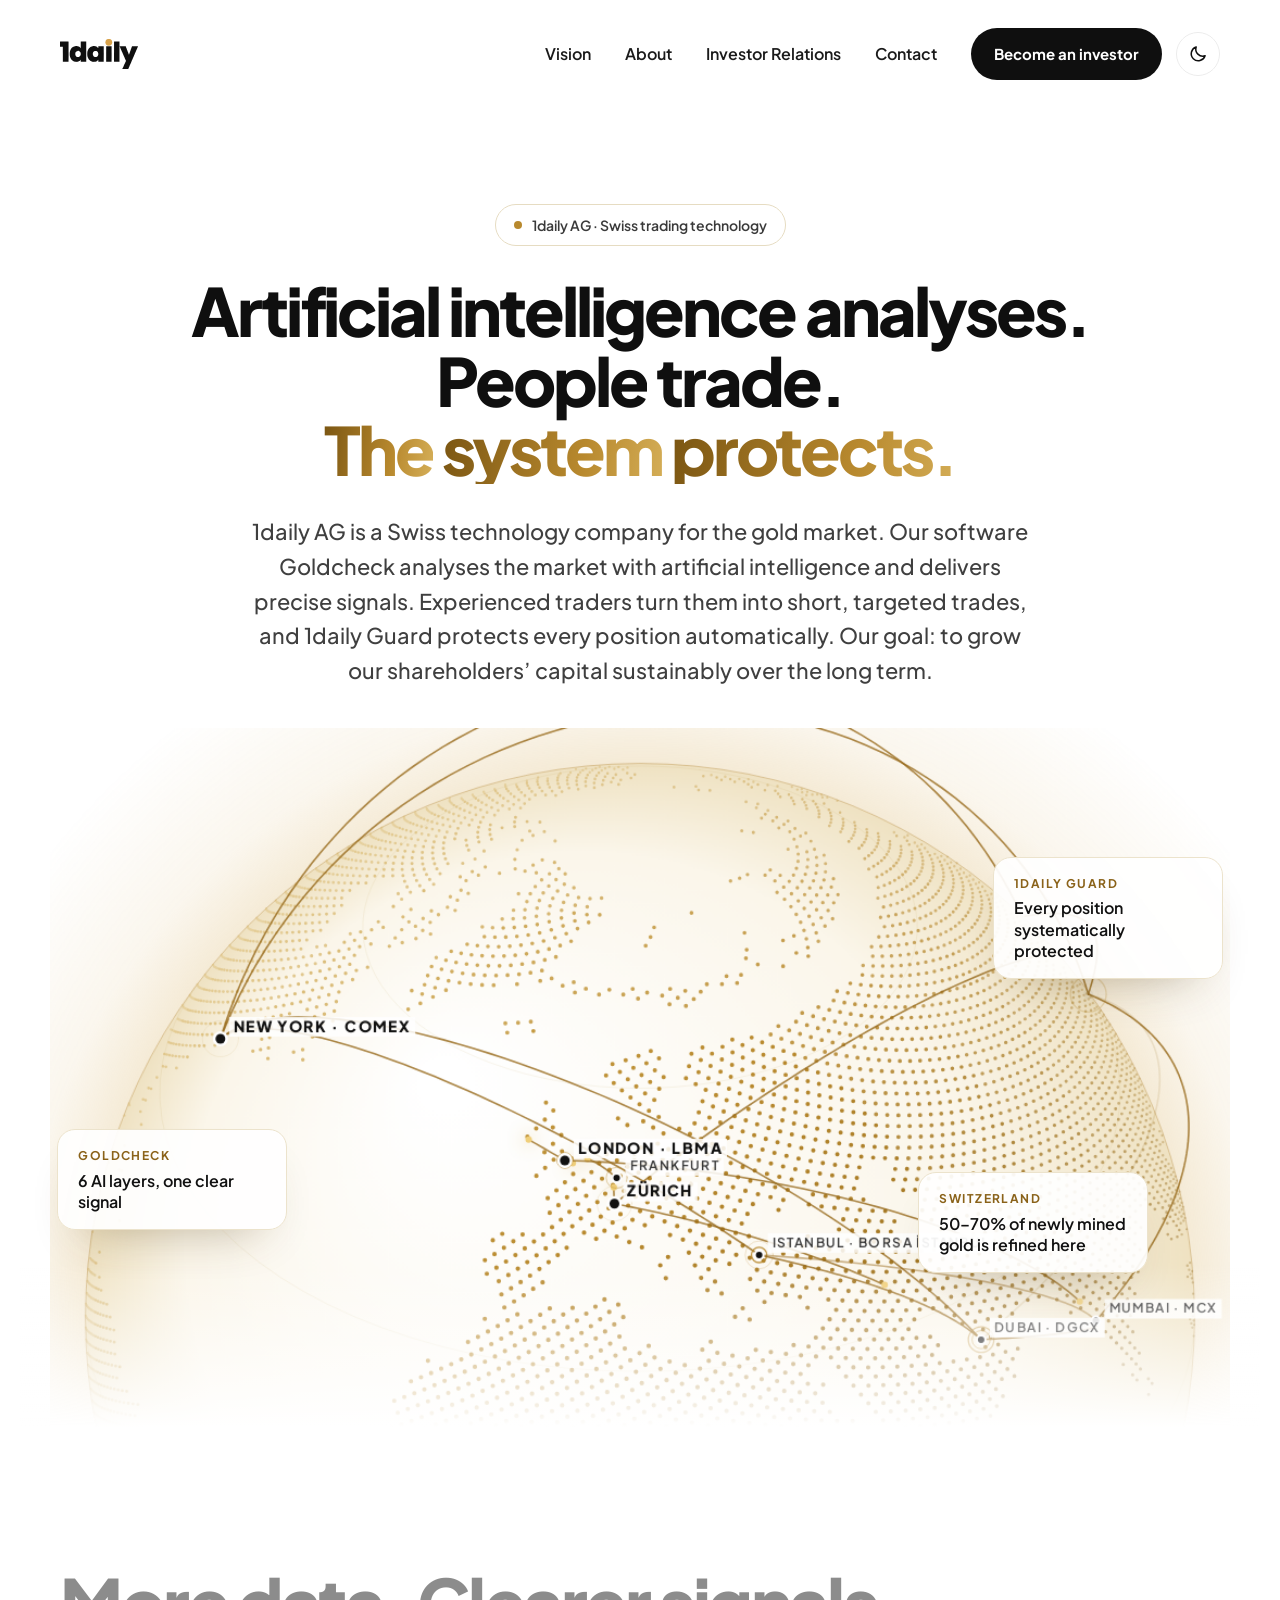
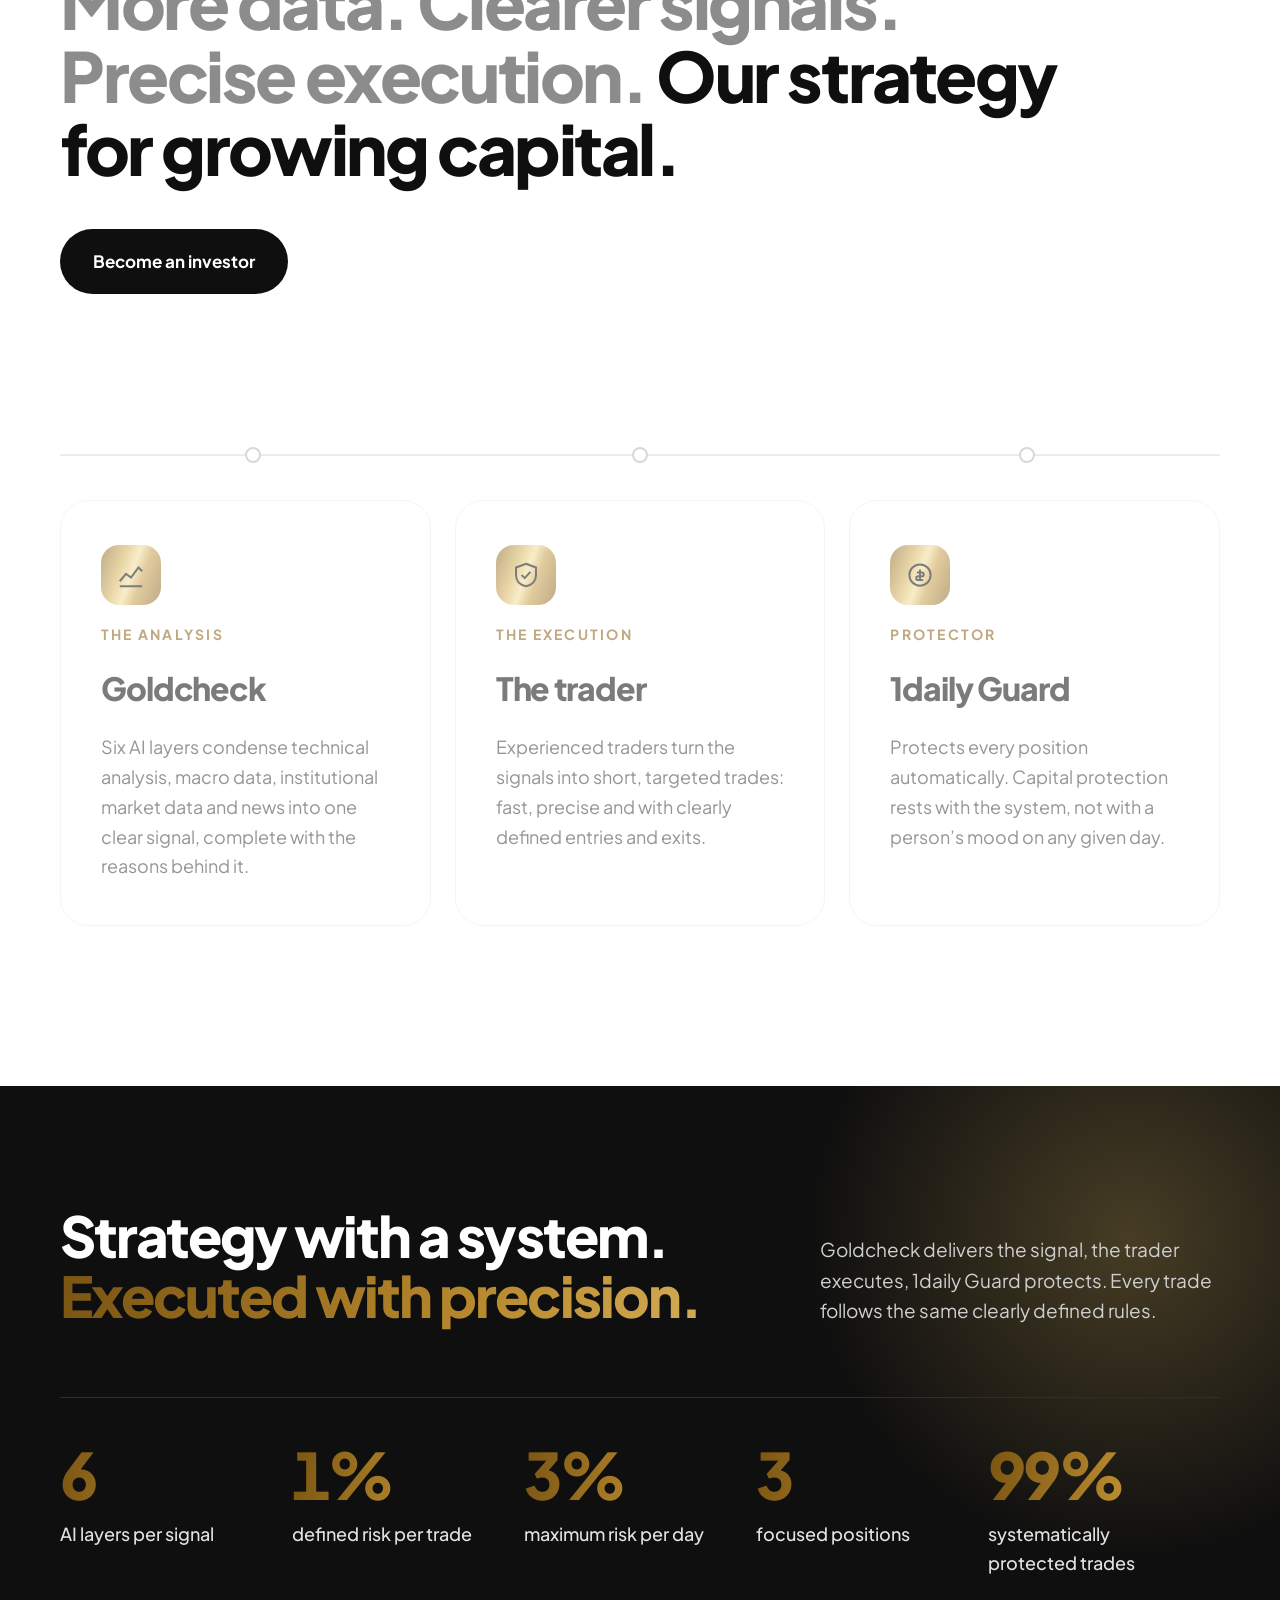
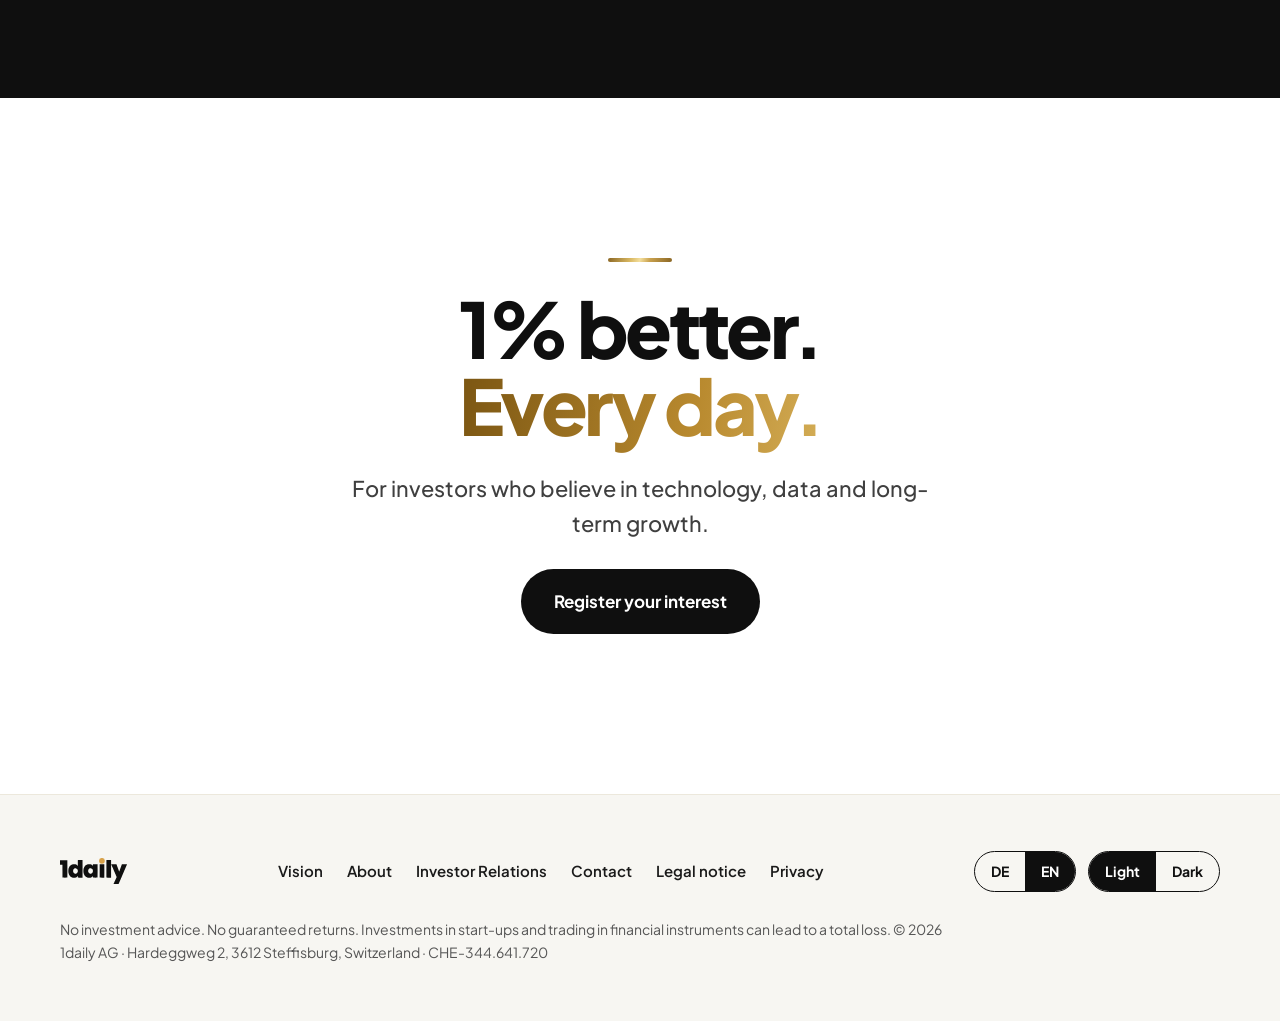
<file: index.html>
<!doctype html>
<html lang="de">
<head>
<meta charset="utf-8">
<meta name="viewport" content="width=device-width, initial-scale=1">
<title>1daily AG | Schweizer Handelstechnologie für den Goldmarkt</title>
<meta name="description" content="Die 1daily AG verbindet künstliche Intelligenz, erfahrene Trader und systematischen Kapitalschutz für langfristiges, nachhaltiges Kapitalwachstum am Goldmarkt.">
<meta property="og:type" content="website">
<meta property="og:title" content="1daily AG | Schweizer Handelstechnologie für den Goldmarkt">
<meta property="og:description" content="Die 1daily AG verbindet künstliche Intelligenz, erfahrene Trader und systematischen Kapitalschutz für langfristiges, nachhaltiges Kapitalwachstum am Goldmarkt.">
<meta property="og:locale" content="de_CH">
<meta property="og:image" content="https://schmid-business-solutions.github.io/1daily-website/assets/img/og-image.jpg">
<meta property="og:image:width" content="1200">
<meta property="og:image:height" content="630">
<meta name="twitter:card" content="summary_large_image">
<meta name="theme-color" content="#FFFFFF">
<link rel="alternate" hreflang="de" href="index.html">
<link rel="alternate" hreflang="en" href="en/index.html">
<link rel="alternate" hreflang="x-default" href="index.html">
<link rel="icon" href="assets/img/favicon.svg" type="image/svg+xml">
<link rel="icon" href="assets/img/favicon-32.png" sizes="32x32" type="image/png">
<link rel="apple-touch-icon" href="assets/img/apple-touch-icon.png">
<link rel="preload" href="assets/fonts/plus-jakarta-sans-latin-800-normal.woff2" as="font" type="font/woff2" crossorigin>
<script>(function(){var d=document.documentElement,s=null;try{var q=new URLSearchParams(location.search).get("theme");if(q==="dark"||q==="light")localStorage.setItem("theme",q);s=localStorage.getItem("theme")}catch(e){}var dark=s?s==="dark":!!(window.matchMedia&&matchMedia("(prefers-color-scheme: dark)").matches);if(dark)d.setAttribute("data-theme","dark")})();</script>
<link rel="stylesheet" href="assets/css/style.css?v=13">
<link rel="stylesheet" href="assets/css/dark.css?v=2">
<script>
/* Spracherkennung: Deutsch ist Standard; ohne Deutsch im Browser → Englisch. Manuelle Wahl hat Vorrang. */
(function(){try{if(/bot|crawl|spider|slurp|lighthouse/i.test(navigator.userAgent))return;var cur=document.documentElement.lang,s=localStorage.getItem('lang'),want=s;
if(!want){var l=(navigator.languages&&navigator.languages.length?navigator.languages:[navigator.language||'']).map(function(x){return(x||'').toLowerCase()});
want=cur==='de'?(l.some(function(x){return x.indexOf('de')===0})?'de':'en'):((l[0]||'').indexOf('de')===0?'de':'en');}
if(want!==cur){var alt=document.querySelector('link[rel=alternate][hreflang='+want+']');if(alt)location.replace(alt.getAttribute('href'));}}catch(e){}})();
</script>
</head>
<body>
<a class="skip" href="#main">Zum Inhalt springen</a>
<header class="site-header"><div class="wrap">
<a class="wordmark" href="index.html" aria-label="1daily AG, zur Startseite"><img class="logo logo-l" src="assets/img/logo-1daily.svg" alt="" width="78" height="30"><img class="logo logo-d" src="assets/img/logo-1daily-white.svg" alt="" width="78" height="30"></a>
<div class="hdr-right"><nav class="nav" aria-label="Hauptnavigation"><a class="nl" href="vision.html">Vision</a><a class="nl" href="ueber-uns.html">Über uns</a><a class="nl" href="investor-relations.html">Investoren</a><a class="nl" href="kontakt.html">Kontakt</a><a class="btn btn-dark btn-sm" href="investor-relations.html#form">Investor werden</a></nav>
<button class="theme-toggle" type="button" data-theme-toggle aria-label="Farbschema wechseln" title="Farbschema wechseln"><svg class="ic-moon" width="20" height="20" viewBox="0 0 24 24" fill="none" stroke="currentColor" stroke-width="1.8" stroke-linecap="round" stroke-linejoin="round" aria-hidden="true"><path d="M20.5 14.2A8.5 8.5 0 0 1 9.8 3.5a8.5 8.5 0 1 0 10.7 10.7z"/></svg><svg class="ic-sun" width="20" height="20" viewBox="0 0 24 24" fill="none" stroke="currentColor" stroke-width="1.8" stroke-linecap="round" aria-hidden="true"><circle cx="12" cy="12" r="4.2"/><path d="M12 2.5v2.2M12 19.3v2.2M4.6 4.6l1.6 1.6M17.8 17.8l1.6 1.6M2.5 12h2.2M19.3 12h2.2M4.6 19.4l1.6-1.6M17.8 6.2l1.6-1.6"/></svg></button><button class="burger" type="button" data-menu="open" aria-label="Menü öffnen" aria-expanded="false" aria-controls="mmenu"><svg width="28" height="28" viewBox="0 0 28 28" fill="none" stroke-width="2.2" stroke-linecap="round" aria-hidden="true"><defs><linearGradient id="bgold" x1="0" y1="0" x2="1" y2="0"><stop offset="0" stop-color="#8A6624"/><stop offset=".55" stop-color="#D9B862"/><stop offset="1" stop-color="#B8892E"/></linearGradient></defs><path stroke="url(#bgold)" d="M4 8h20M10 14h14M16 20h8"/></svg></button></div>
</div></header>
<div class="mmenu" id="mmenu" role="dialog" aria-modal="true" aria-label="Menü">
<div class="mmenu-top"><a class="wordmark" href="index.html" aria-label="1daily AG, zur Startseite"><img class="logo logo-l" src="assets/img/logo-1daily.svg" alt="" width="78" height="30"><img class="logo logo-d" src="assets/img/logo-1daily-white.svg" alt="" width="78" height="30"></a><button class="burger close" style="display:inline-flex" type="button" data-menu="close" aria-label="Menü schliessen"><svg width="22" height="22" viewBox="0 0 24 24" fill="none" stroke="#0F0F0F" stroke-width="2" stroke-linecap="round" aria-hidden="true"><path d="M6 6l12 12M18 6L6 18"/></svg></button></div>
<nav aria-label="Mobile Navigation"><a href="vision.html">Vision<svg width="22" height="22" viewBox="0 0 24 24" fill="none" stroke="#8A6219" stroke-width="2" aria-hidden="true"><path d="M5 12h14M13 6l6 6-6 6"/></svg></a><a href="ueber-uns.html">Über uns<svg width="22" height="22" viewBox="0 0 24 24" fill="none" stroke="#8A6219" stroke-width="2" aria-hidden="true"><path d="M5 12h14M13 6l6 6-6 6"/></svg></a><a href="investor-relations.html">Investoren<svg width="22" height="22" viewBox="0 0 24 24" fill="none" stroke="#8A6219" stroke-width="2" aria-hidden="true"><path d="M5 12h14M13 6l6 6-6 6"/></svg></a><a href="kontakt.html">Kontakt<svg width="22" height="22" viewBox="0 0 24 24" fill="none" stroke="#8A6219" stroke-width="2" aria-hidden="true"><path d="M5 12h14M13 6l6 6-6 6"/></svg></a></nav>
<div class="mmenu-bottom"><a class="btn btn-gold" href="investor-relations.html#form">Investor werden</a>
<div class="lang" style="align-self:center" aria-label="Sprache"><a href="index.html" data-lang="de" hreflang="de" lang="de" aria-current="true">Deutsch</a><a href="en/index.html" data-lang="en" hreflang="en" lang="en">English</a></div>
<small>1daily AG · Steffisburg, Schweiz</small></div>
</div>
<main id="main">

<section class="hero">
<div class="pill up"><span class="dot blink"></span>1daily AG · Schweizer Handelstechnologie</div>
<h1 class="h-xl up u1">Die künstliche Intelligenz analysiert.<br>Der Mensch handelt.<br><span class="gold">Das System schützt.</span></h1>
<div class="up u2" style="display:flex;flex-direction:column;align-items:center;gap:8px">
<p class="lead" id="hero-lead">Die 1daily AG ist ein Schweizer Technologieunternehmen für den Goldmarkt. Unsere Software Goldcheck analysiert den Markt mit künstlicher Intelligenz und liefert präzise Signale. Erfahrene Trader setzen sie in kurzen, gezielten Trades um, und 1daily&nbsp;Guard sichert jede Position automatisch ab. Unser Ziel: das Kapital unserer Aktionärinnen und Aktionäre langfristig und nachhaltig wachsen zu lassen.</p>
<button class="more" type="button" data-more="hero-lead" aria-expanded="false" aria-controls="hero-lead"></button></div>
</section>
<section class="globe-stage zoom" aria-label="Globus der wichtigsten Goldhandelsplätze">
<div class="globe-box"><canvas id="globe" data-cfg='{"lon0":6,"tilt":0.62,"scale":0.47,"speed":0.00005,"period":7600,"labels":true}' role="img" aria-label="Rotierender Globus mit goldenen Verbindungen zwischen den wichtigsten Goldhandelsplätzen: London (LBMA), Zürich, Frankfurt, COMEX New York, SHFE Shanghai, JPX Osaka, MCX Mumbai, DGCX Dubai und Borsa İstanbul."></canvas></div>
<div class="globe-fade"></div>
<div class="chip float f1" style="left:3%;top:56%"><b>Goldcheck</b><span>6 KI-Ebenen, ein klares Signal</span></div>
<div class="chip float f2" style="right:3%;top:18%"><b>1daily&nbsp;Guard</b><span>Jede Position systematisch abgesichert</span></div>
<div class="chip float f3" style="right:9%;top:62%"><b>Schweiz</b><span>50–70 % des neuen Goldes werden hier raffiniert</span></div>
</section>
<section class="wrap statement"><h2 class="reveal"><span class="muted">Mehr Daten. Klarere Signale. Präzise Umsetzung.</span> Unsere Strategie für wachsendes Kapital.</h2>
<div class="reveal" style="margin-top:44px"><a class="btn btn-dark" href="investor-relations.html#form">Investor werden</a></div></section>
<section class="wrap" style="padding-bottom:160px"><div class="grid g3" data-flow><article class="card reveal"><div class="icon"><svg width="30" height="30" viewBox="0 0 24 24" fill="none" stroke="#111" stroke-width="1.6" aria-hidden="true"><path d="M3 17l5-6 4 3 6-8 3 3"/><path d="M3 21h18"/></svg></div><div class="eyebrow">Die Analyse</div><h3>Goldcheck</h3><p>Sechs KI-Ebenen verdichten Technik, Makrodaten, institutionelle Marktdaten und News zu einem klaren, begründeten Signal.</p></article><article class="card reveal"><div class="icon"><svg width="30" height="30" viewBox="0 0 24 24" fill="none" stroke="#111" stroke-width="1.6" aria-hidden="true"><path d="M12 3l8 3v6c0 5-3.5 8-8 9-4.5-1-8-4-8-9V6z"/><path d="M8.5 12l2.5 2.5 4.5-5"/></svg></div><div class="eyebrow">Der Handel</div><h3>Der Trader</h3><p>Erfahrene Trader setzen die Signale in kurzen, gezielten Trades um: schnell, präzise und mit klar definiertem Ein- und Ausstieg.</p></article><article class="card reveal"><div class="icon"><svg width="30" height="30" viewBox="0 0 24 24" fill="none" stroke="#111" stroke-width="1.6" aria-hidden="true"><circle cx="12" cy="12" r="8.5"/><path d="M12 7.5v9M9.5 10h4a1.5 1.5 0 010 3h-3a1.5 1.5 0 000 3h4"/></svg></div><div class="eyebrow">Protector</div><h3>1daily&nbsp;Guard</h3><p>Sichert jede Position automatisch ab. Der Kapitalschutz liegt beim System, nicht bei der Tagesform eines Menschen.</p></article></div></section>
<section class="dark"><div class="glow"></div><div class="wrap sec" style="position:relative;display:flex;flex-direction:column;gap:72px">
<div class="reveal" style="display:flex;flex-wrap:wrap;justify-content:space-between;align-items:flex-end;gap:28px">
<h2 class="h-l">Strategie mit System.<br><span class="gold">Präzise umgesetzt.</span></h2>
<p style="font-size:19px;max-width:400px">Goldcheck liefert das Signal, der Trader setzt es um, 1daily&nbsp;Guard sichert ab. Jeder Trade folgt denselben, klar definierten Regeln.</p></div>
<div class="rules"><div class="reveal"><div class="big gold">6</div><span>KI-Ebenen pro Signal</span></div><div class="reveal"><div class="big gold">1 %</div><span>definiertes Risiko pro Trade</span></div><div class="reveal"><div class="big gold">3 %</div><span>maximales Risiko pro Tag</span></div><div class="reveal"><div class="big gold">3</div><span>fokussierte Positionen</span></div><div class="reveal"><div class="big gold">100 %</div><span>systematisch abgesicherte Trades</span></div></div></div></section>
<section class="wrap sec center" style="padding-top:160px;padding-bottom:160px">
<div class="bar reveal"></div>
<h2 class="reveal" style="font-size:clamp(44px,6vw,84px);line-height:1;letter-spacing:-.045em">1 % besser.<br><span class="gold">Jeden Tag.</span></h2>
<p class="reveal lead" style="max-width:600px">Für Investoren, die an Technologie, Daten und langfristiges Wachstum glauben.</p>
<a class="btn btn-dark reveal" href="investor-relations.html#form">Interesse anmelden</a>
</section>
</main>
<footer class="site-footer"><div class="wrap">
<div class="foot-top"><a class="wordmark" href="index.html" aria-label="1daily AG, zur Startseite"><img class="logo logo-l" src="assets/img/logo-1daily.svg" alt="" width="78" height="30"><img class="logo logo-d" src="assets/img/logo-1daily-white.svg" alt="" width="78" height="30"></a>
<nav class="foot-nav" aria-label="Fusszeile"><a href="vision.html">Vision</a><a href="ueber-uns.html">Über uns</a><a href="investor-relations.html">Investoren</a><a href="kontakt.html">Kontakt</a><a href="kontakt.html#impressum">Impressum</a><a href="datenschutz.html">Datenschutz</a></nav>
<div class="foot-switch"><div class="lang" role="group" aria-label="Sprache wählen"><a href="index.html" data-lang="de" hreflang="de" lang="de" aria-current="true">DE</a><a href="en/index.html" data-lang="en" hreflang="en" lang="en">EN</a></div><div class="lang theme-seg" role="group" aria-label="Farbschema"><button type="button" data-theme-set="light">Hell</button><button type="button" data-theme-set="dark">Dunkel</button></div></div></div>
<p class="foot-legal">Keine Anlageberatung. Keine Renditegarantie. Investitionen in Jungunternehmen und der Handel mit Finanzinstrumenten können zum Totalverlust führen. © 2026 1daily AG · Hardeggweg 2, 3612 Steffisburg, Schweiz · CHE-344.641.720</p>
</div></footer>
<script src="assets/js/config.js?v=5"></script>
<script src="assets/js/globe.js?v=9"></script>
<script src="assets/js/anim.js?v=4"></script>
<script src="assets/js/main.js?v=10"></script>
</body>
</html>
</file>
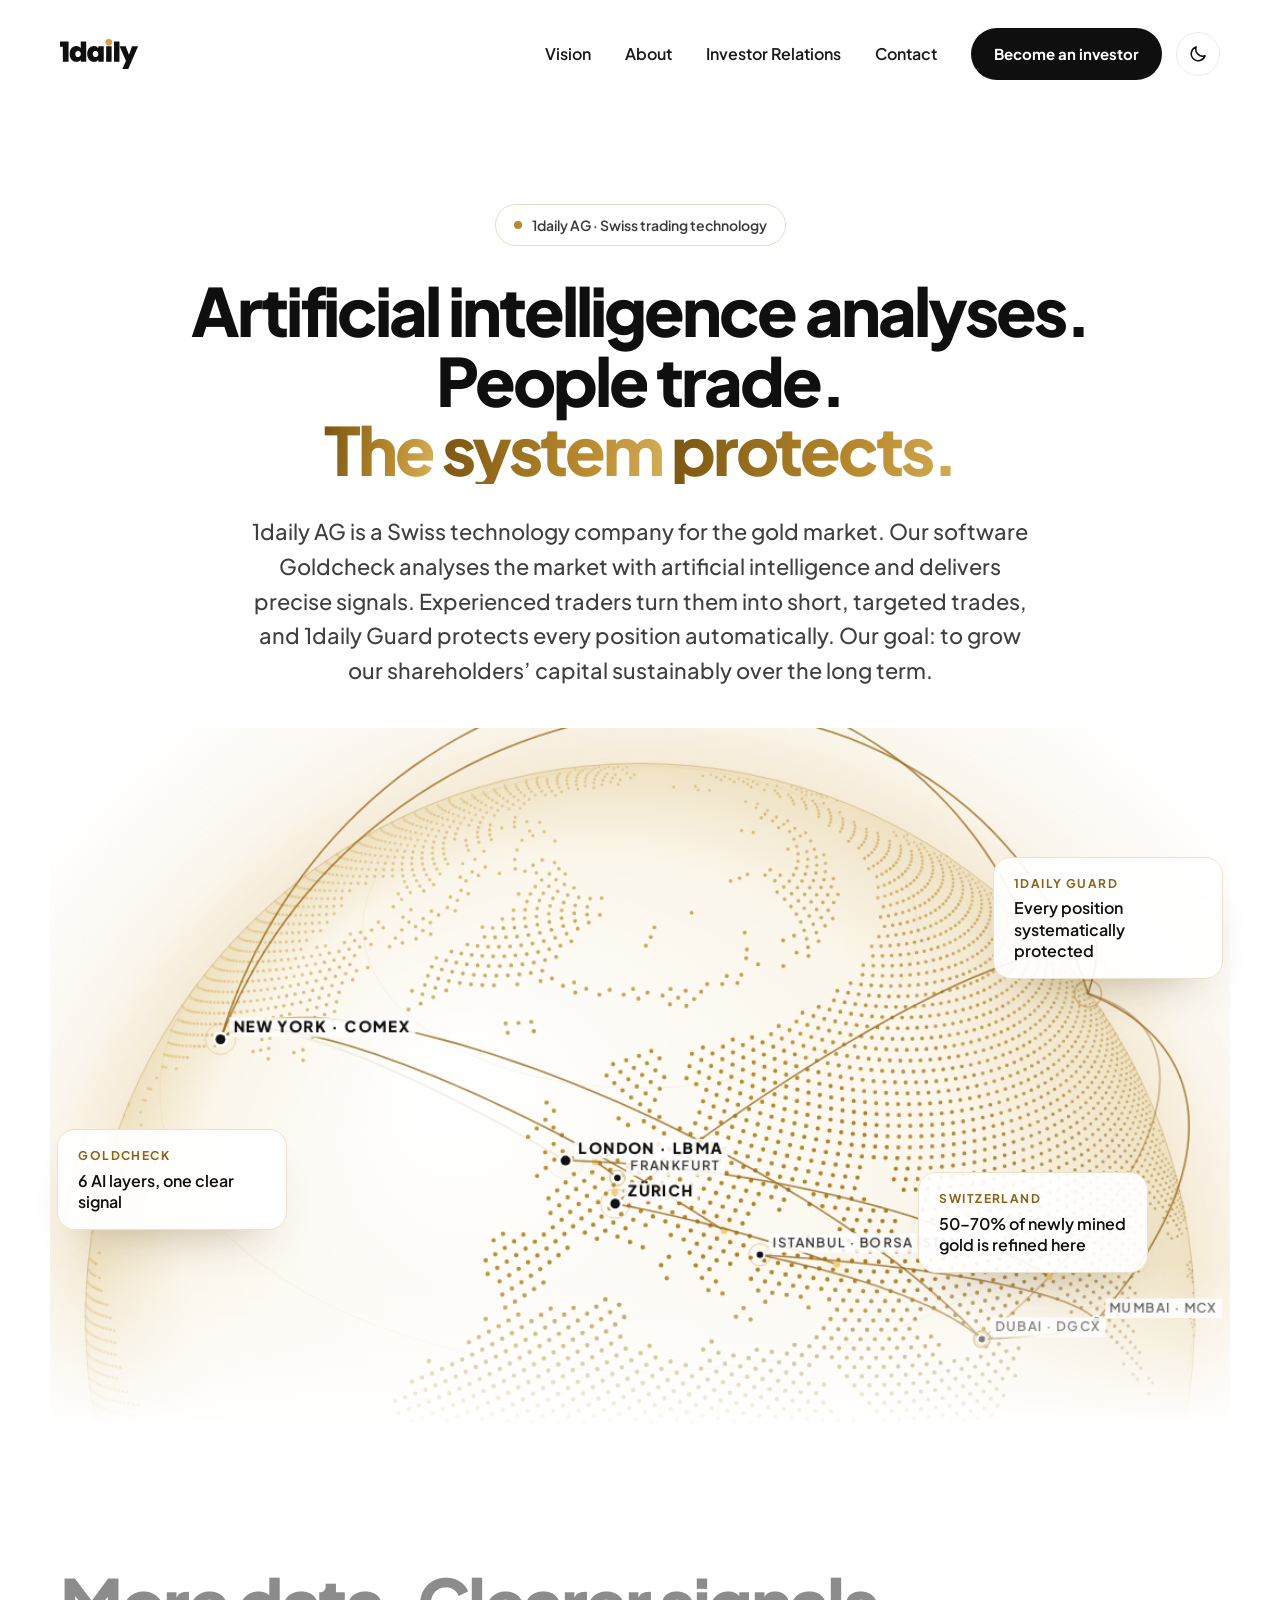
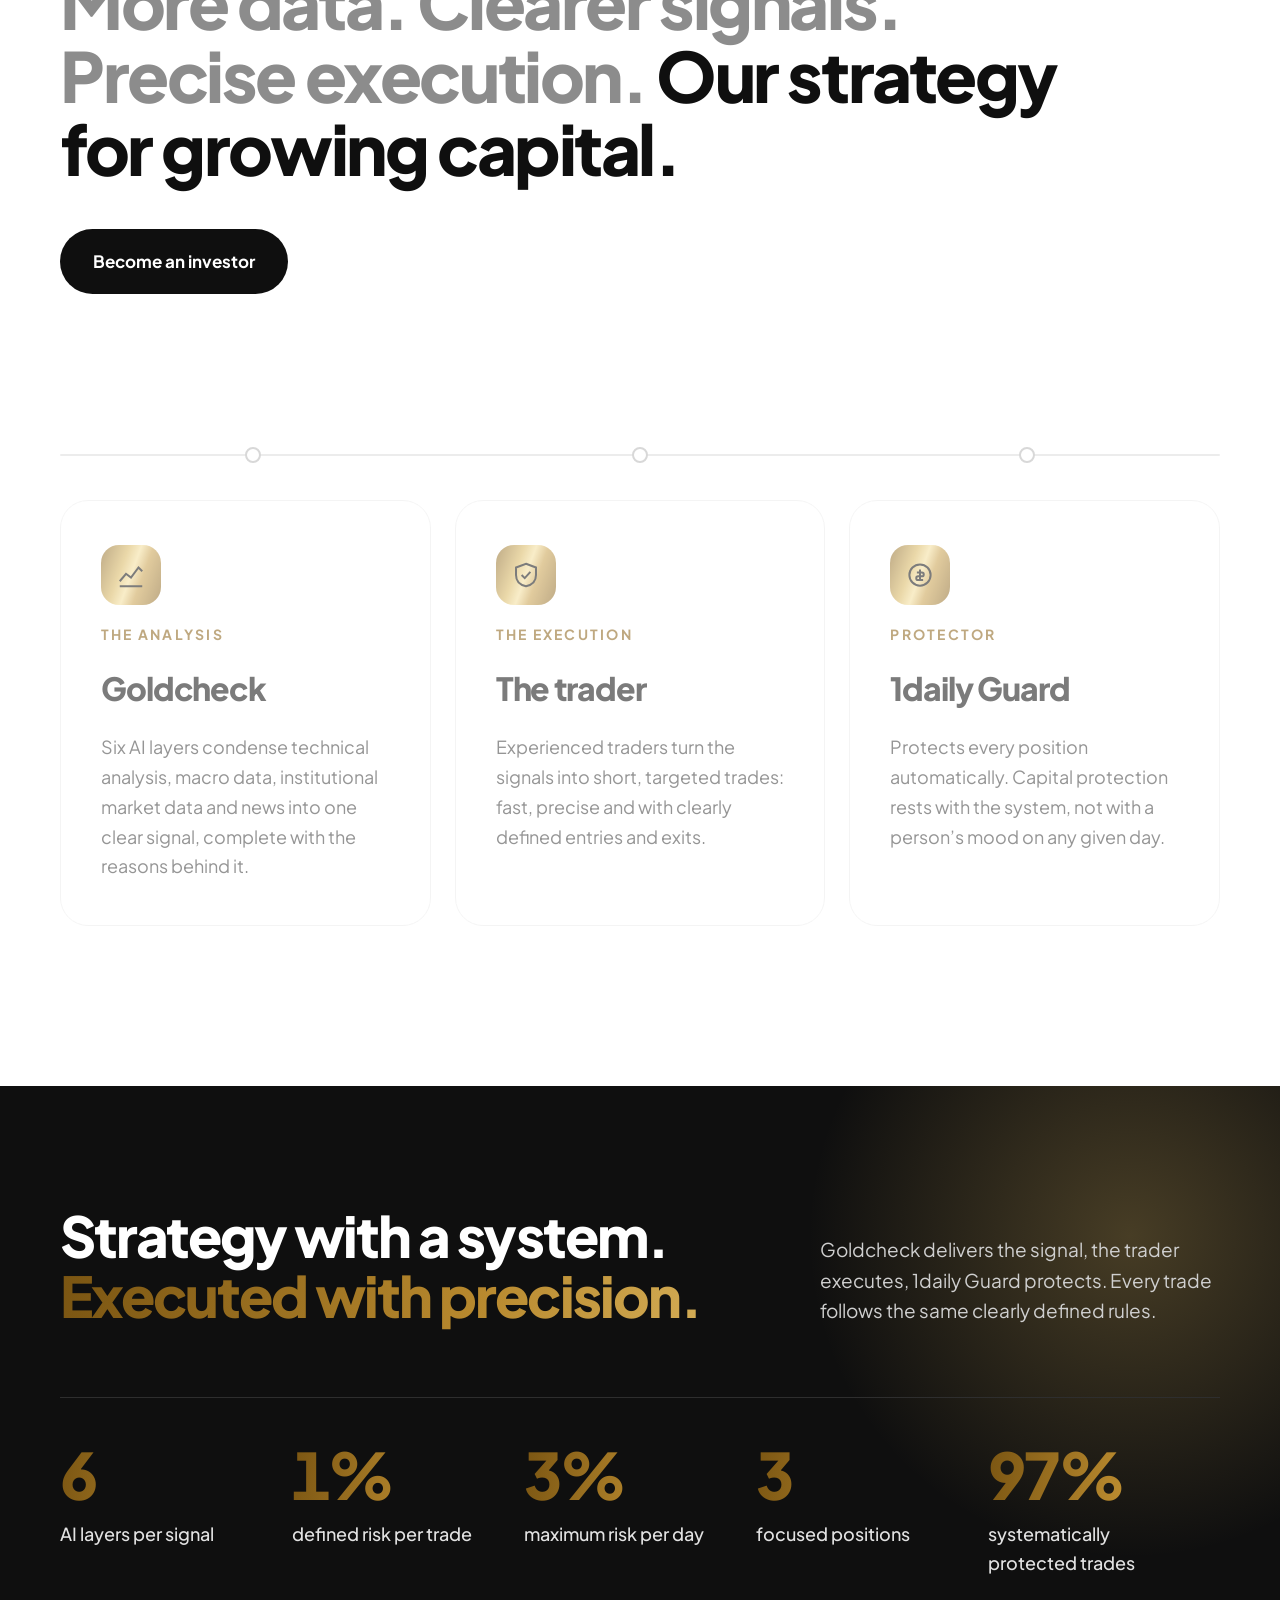
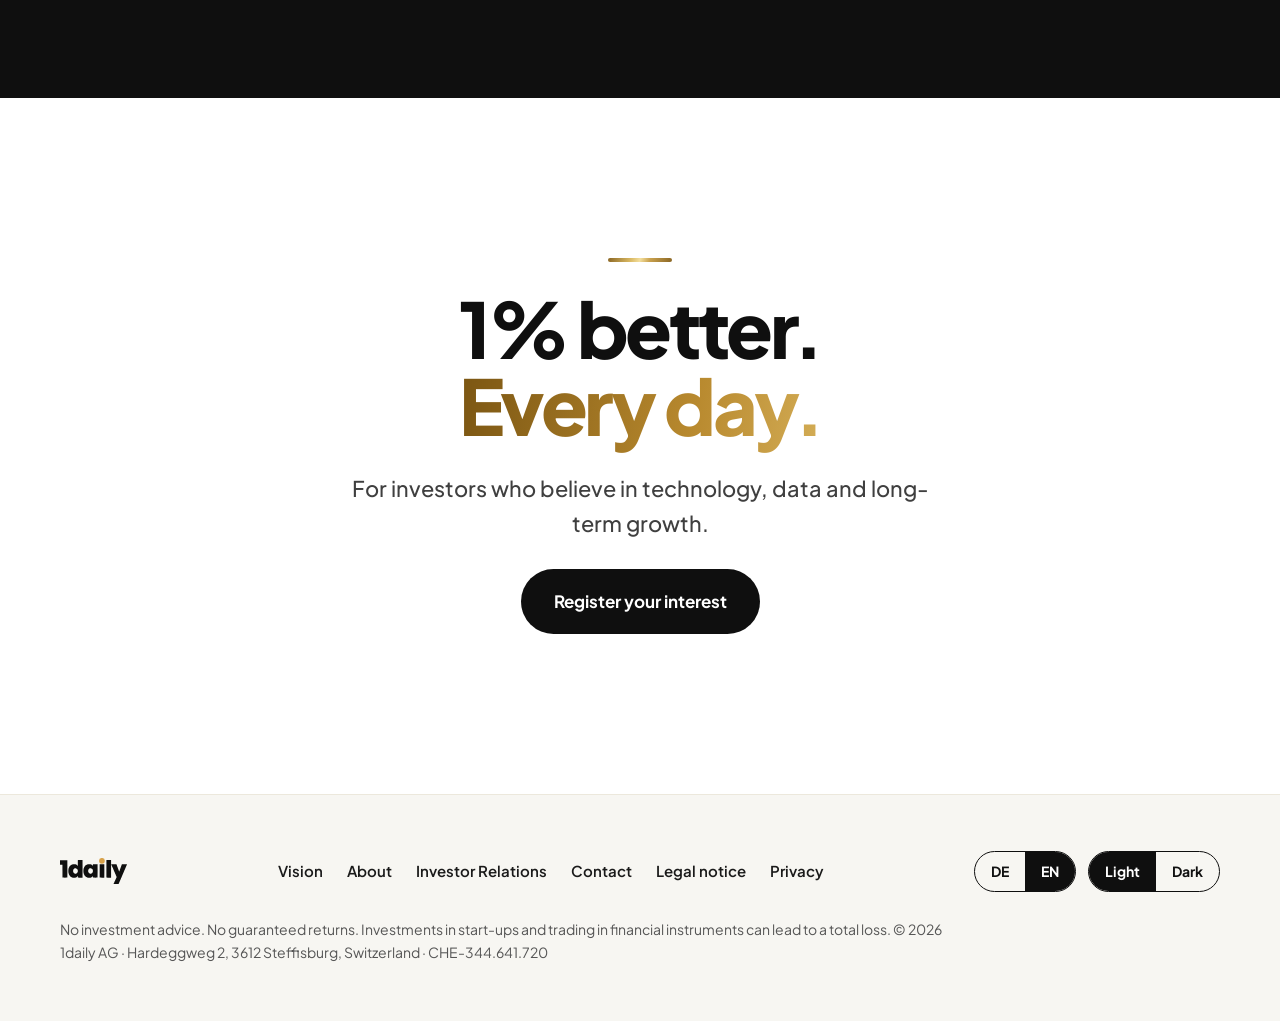
<file: en/index.html>
<!doctype html>
<html lang="en">
<head>
<meta charset="utf-8">
<meta name="viewport" content="width=device-width, initial-scale=1">
<title>1daily AG | Swiss trading technology for the gold market</title>
<meta name="description" content="1daily AG combines artificial intelligence, experienced traders and systematic capital protection for long-term, sustainable capital growth in the gold market.">
<meta property="og:type" content="website">
<meta property="og:title" content="1daily AG | Swiss trading technology for the gold market">
<meta property="og:description" content="1daily AG combines artificial intelligence, experienced traders and systematic capital protection for long-term, sustainable capital growth in the gold market.">
<meta property="og:locale" content="en_GB">
<meta property="og:image" content="https://schmid-business-solutions.github.io/1daily-website/assets/img/og-image.jpg">
<meta property="og:image:width" content="1200">
<meta property="og:image:height" content="630">
<meta name="twitter:card" content="summary_large_image">
<meta name="theme-color" content="#FFFFFF">
<link rel="alternate" hreflang="de" href="../index.html">
<link rel="alternate" hreflang="en" href="index.html">
<link rel="alternate" hreflang="x-default" href="../index.html">
<link rel="icon" href="../assets/img/favicon.svg" type="image/svg+xml">
<link rel="icon" href="../assets/img/favicon-32.png" sizes="32x32" type="image/png">
<link rel="apple-touch-icon" href="../assets/img/apple-touch-icon.png">
<link rel="preload" href="../assets/fonts/plus-jakarta-sans-latin-800-normal.woff2" as="font" type="font/woff2" crossorigin>
<script>(function(){var d=document.documentElement,s=null;try{var q=new URLSearchParams(location.search).get("theme");if(q==="dark"||q==="light")localStorage.setItem("theme",q);s=localStorage.getItem("theme")}catch(e){}var dark=s?s==="dark":!!(window.matchMedia&&matchMedia("(prefers-color-scheme: dark)").matches);if(dark)d.setAttribute("data-theme","dark")})();</script>
<link rel="stylesheet" href="../assets/css/style.css?v=13">
<link rel="stylesheet" href="../assets/css/dark.css?v=2">
<script>
/* Spracherkennung: Deutsch ist Standard; ohne Deutsch im Browser → Englisch. Manuelle Wahl hat Vorrang. */
(function(){try{if(/bot|crawl|spider|slurp|lighthouse/i.test(navigator.userAgent))return;var cur=document.documentElement.lang,s=localStorage.getItem('lang'),want=s;
if(!want){var l=(navigator.languages&&navigator.languages.length?navigator.languages:[navigator.language||'']).map(function(x){return(x||'').toLowerCase()});
want=cur==='de'?(l.some(function(x){return x.indexOf('de')===0})?'de':'en'):((l[0]||'').indexOf('de')===0?'de':'en');}
if(want!==cur){var alt=document.querySelector('link[rel=alternate][hreflang='+want+']');if(alt)location.replace(alt.getAttribute('href'));}}catch(e){}})();
</script>
</head>
<body>
<a class="skip" href="#main">Skip to content</a>
<header class="site-header"><div class="wrap">
<a class="wordmark" href="index.html" aria-label="1daily AG, home"><img class="logo logo-l" src="../assets/img/logo-1daily.svg" alt="" width="78" height="30"><img class="logo logo-d" src="../assets/img/logo-1daily-white.svg" alt="" width="78" height="30"></a>
<div class="hdr-right"><nav class="nav" aria-label="Main navigation"><a class="nl" href="vision.html">Vision</a><a class="nl" href="about.html">About</a><a class="nl" href="investor-relations.html">Investor Relations</a><a class="nl" href="contact.html">Contact</a><a class="btn btn-dark btn-sm" href="investor-relations.html#form">Become an investor</a></nav>
<button class="theme-toggle" type="button" data-theme-toggle aria-label="Switch colour scheme" title="Switch colour scheme"><svg class="ic-moon" width="20" height="20" viewBox="0 0 24 24" fill="none" stroke="currentColor" stroke-width="1.8" stroke-linecap="round" stroke-linejoin="round" aria-hidden="true"><path d="M20.5 14.2A8.5 8.5 0 0 1 9.8 3.5a8.5 8.5 0 1 0 10.7 10.7z"/></svg><svg class="ic-sun" width="20" height="20" viewBox="0 0 24 24" fill="none" stroke="currentColor" stroke-width="1.8" stroke-linecap="round" aria-hidden="true"><circle cx="12" cy="12" r="4.2"/><path d="M12 2.5v2.2M12 19.3v2.2M4.6 4.6l1.6 1.6M17.8 17.8l1.6 1.6M2.5 12h2.2M19.3 12h2.2M4.6 19.4l1.6-1.6M17.8 6.2l1.6-1.6"/></svg></button><button class="burger" type="button" data-menu="open" aria-label="Open menu" aria-expanded="false" aria-controls="mmenu"><svg width="28" height="28" viewBox="0 0 28 28" fill="none" stroke-width="2.2" stroke-linecap="round" aria-hidden="true"><defs><linearGradient id="bgold" x1="0" y1="0" x2="1" y2="0"><stop offset="0" stop-color="#8A6624"/><stop offset=".55" stop-color="#D9B862"/><stop offset="1" stop-color="#B8892E"/></linearGradient></defs><path stroke="url(#bgold)" d="M4 8h20M10 14h14M16 20h8"/></svg></button></div>
</div></header>
<div class="mmenu" id="mmenu" role="dialog" aria-modal="true" aria-label="Menu">
<div class="mmenu-top"><a class="wordmark" href="index.html" aria-label="1daily AG, home"><img class="logo logo-l" src="../assets/img/logo-1daily.svg" alt="" width="78" height="30"><img class="logo logo-d" src="../assets/img/logo-1daily-white.svg" alt="" width="78" height="30"></a><button class="burger close" style="display:inline-flex" type="button" data-menu="close" aria-label="Close menu"><svg width="22" height="22" viewBox="0 0 24 24" fill="none" stroke="#0F0F0F" stroke-width="2" stroke-linecap="round" aria-hidden="true"><path d="M6 6l12 12M18 6L6 18"/></svg></button></div>
<nav aria-label="Mobile navigation"><a href="vision.html">Vision<svg width="22" height="22" viewBox="0 0 24 24" fill="none" stroke="#8A6219" stroke-width="2" aria-hidden="true"><path d="M5 12h14M13 6l6 6-6 6"/></svg></a><a href="about.html">About<svg width="22" height="22" viewBox="0 0 24 24" fill="none" stroke="#8A6219" stroke-width="2" aria-hidden="true"><path d="M5 12h14M13 6l6 6-6 6"/></svg></a><a href="investor-relations.html">Investor Relations<svg width="22" height="22" viewBox="0 0 24 24" fill="none" stroke="#8A6219" stroke-width="2" aria-hidden="true"><path d="M5 12h14M13 6l6 6-6 6"/></svg></a><a href="contact.html">Contact<svg width="22" height="22" viewBox="0 0 24 24" fill="none" stroke="#8A6219" stroke-width="2" aria-hidden="true"><path d="M5 12h14M13 6l6 6-6 6"/></svg></a></nav>
<div class="mmenu-bottom"><a class="btn btn-gold" href="investor-relations.html#form">Become an investor</a>
<div class="lang" style="align-self:center" aria-label="Language"><a href="../index.html" data-lang="de" hreflang="de" lang="de">Deutsch</a><a href="index.html" data-lang="en" hreflang="en" lang="en" aria-current="true">English</a></div>
<small>1daily AG · Steffisburg, Switzerland</small></div>
</div>
<main id="main">

<section class="hero">
<div class="pill up"><span class="dot blink"></span>1daily AG · Swiss trading technology</div>
<h1 class="h-xl up u1">Artificial intelligence analyses.<br>People trade.<br><span class="gold">The system protects.</span></h1>
<div class="up u2" style="display:flex;flex-direction:column;align-items:center;gap:8px">
<p class="lead" id="hero-lead">1daily AG is a Swiss technology company for the gold market. Our software Goldcheck analyses the market with artificial intelligence and delivers precise signals. Experienced traders turn them into short, targeted trades, and 1daily&nbsp;Guard protects every position automatically. Our goal: to grow our shareholders’ capital sustainably over the long term.</p>
<button class="more" type="button" data-more="hero-lead" aria-expanded="false" aria-controls="hero-lead"></button></div>
</section>
<section class="globe-stage zoom" aria-label="Globe of the leading gold trading hubs">
<div class="globe-box"><canvas id="globe" data-cfg='{"lon0":6,"tilt":0.62,"scale":0.47,"speed":0.00005,"period":7600,"labels":true}' role="img" aria-label="Rotating globe with golden links between the leading gold trading hubs: London (LBMA), Zurich, Frankfurt, COMEX New York, SHFE Shanghai, JPX Osaka, MCX Mumbai, DGCX Dubai and Borsa İstanbul."></canvas></div>
<div class="globe-fade"></div>
<div class="chip float f1" style="left:3%;top:56%"><b>Goldcheck</b><span>6 AI layers, one clear signal</span></div>
<div class="chip float f2" style="right:3%;top:18%"><b>1daily&nbsp;Guard</b><span>Every position systematically protected</span></div>
<div class="chip float f3" style="right:9%;top:62%"><b>Switzerland</b><span>50–70% of newly mined gold is refined here</span></div>
</section>
<section class="wrap statement"><h2 class="reveal"><span class="muted">More data. Clearer signals. Precise execution.</span> Our strategy for growing capital.</h2>
<div class="reveal" style="margin-top:44px"><a class="btn btn-dark" href="investor-relations.html#form">Become an investor</a></div></section>
<section class="wrap" style="padding-bottom:160px"><div class="grid g3" data-flow><article class="card reveal"><div class="icon"><svg width="30" height="30" viewBox="0 0 24 24" fill="none" stroke="#111" stroke-width="1.6" aria-hidden="true"><path d="M3 17l5-6 4 3 6-8 3 3"/><path d="M3 21h18"/></svg></div><div class="eyebrow">The analysis</div><h3>Goldcheck</h3><p>Six AI layers condense technical analysis, macro data, institutional market data and news into one clear signal, complete with the reasons behind it.</p></article><article class="card reveal"><div class="icon"><svg width="30" height="30" viewBox="0 0 24 24" fill="none" stroke="#111" stroke-width="1.6" aria-hidden="true"><path d="M12 3l8 3v6c0 5-3.5 8-8 9-4.5-1-8-4-8-9V6z"/><path d="M8.5 12l2.5 2.5 4.5-5"/></svg></div><div class="eyebrow">The execution</div><h3>The trader</h3><p>Experienced traders turn the signals into short, targeted trades: fast, precise and with clearly defined entries and exits.</p></article><article class="card reveal"><div class="icon"><svg width="30" height="30" viewBox="0 0 24 24" fill="none" stroke="#111" stroke-width="1.6" aria-hidden="true"><circle cx="12" cy="12" r="8.5"/><path d="M12 7.5v9M9.5 10h4a1.5 1.5 0 010 3h-3a1.5 1.5 0 000 3h4"/></svg></div><div class="eyebrow">Protector</div><h3>1daily&nbsp;Guard</h3><p>Protects every position automatically. Capital protection rests with the system, not with a person’s mood on any given day.</p></article></div></section>
<section class="dark"><div class="glow"></div><div class="wrap sec" style="position:relative;display:flex;flex-direction:column;gap:72px">
<div class="reveal" style="display:flex;flex-wrap:wrap;justify-content:space-between;align-items:flex-end;gap:28px">
<h2 class="h-l">Strategy with a system.<br><span class="gold">Executed with precision.</span></h2>
<p style="font-size:19px;max-width:400px">Goldcheck delivers the signal, the trader executes, 1daily&nbsp;Guard protects. Every trade follows the same clearly defined rules.</p></div>
<div class="rules"><div class="reveal"><div class="big gold">6</div><span>AI layers per signal</span></div><div class="reveal"><div class="big gold">1%</div><span>defined risk per trade</span></div><div class="reveal"><div class="big gold">3%</div><span>maximum risk per day</span></div><div class="reveal"><div class="big gold">3</div><span>focused positions</span></div><div class="reveal"><div class="big gold">100%</div><span>systematically protected trades</span></div></div></div></section>
<section class="wrap sec center" style="padding-top:160px;padding-bottom:160px">
<div class="bar reveal"></div>
<h2 class="reveal" style="font-size:clamp(44px,6vw,84px);line-height:1;letter-spacing:-.045em">1% better.<br><span class="gold">Every day.</span></h2>
<p class="reveal lead" style="max-width:600px">For investors who believe in technology, data and long-term growth.</p>
<a class="btn btn-dark reveal" href="investor-relations.html#form">Register your interest</a>
</section>
</main>
<footer class="site-footer"><div class="wrap">
<div class="foot-top"><a class="wordmark" href="index.html" aria-label="1daily AG, home"><img class="logo logo-l" src="../assets/img/logo-1daily.svg" alt="" width="78" height="30"><img class="logo logo-d" src="../assets/img/logo-1daily-white.svg" alt="" width="78" height="30"></a>
<nav class="foot-nav" aria-label="Footer"><a href="vision.html">Vision</a><a href="about.html">About</a><a href="investor-relations.html">Investor Relations</a><a href="contact.html">Contact</a><a href="contact.html#impressum">Legal notice</a><a href="privacy.html">Privacy</a></nav>
<div class="foot-switch"><div class="lang" role="group" aria-label="Choose language"><a href="../index.html" data-lang="de" hreflang="de" lang="de">DE</a><a href="index.html" data-lang="en" hreflang="en" lang="en" aria-current="true">EN</a></div><div class="lang theme-seg" role="group" aria-label="Colour scheme"><button type="button" data-theme-set="light">Light</button><button type="button" data-theme-set="dark">Dark</button></div></div></div>
<p class="foot-legal">No investment advice. No guaranteed returns. Investments in start-ups and trading in financial instruments can lead to a total loss. © 2026 1daily AG · Hardeggweg 2, 3612 Steffisburg, Switzerland · CHE-344.641.720</p>
</div></footer>
<script src="../assets/js/config.js?v=5"></script>
<script src="../assets/js/globe.js?v=9"></script>
<script src="../assets/js/anim.js?v=4"></script>
<script src="../assets/js/main.js?v=10"></script>
</body>
</html>
</file>
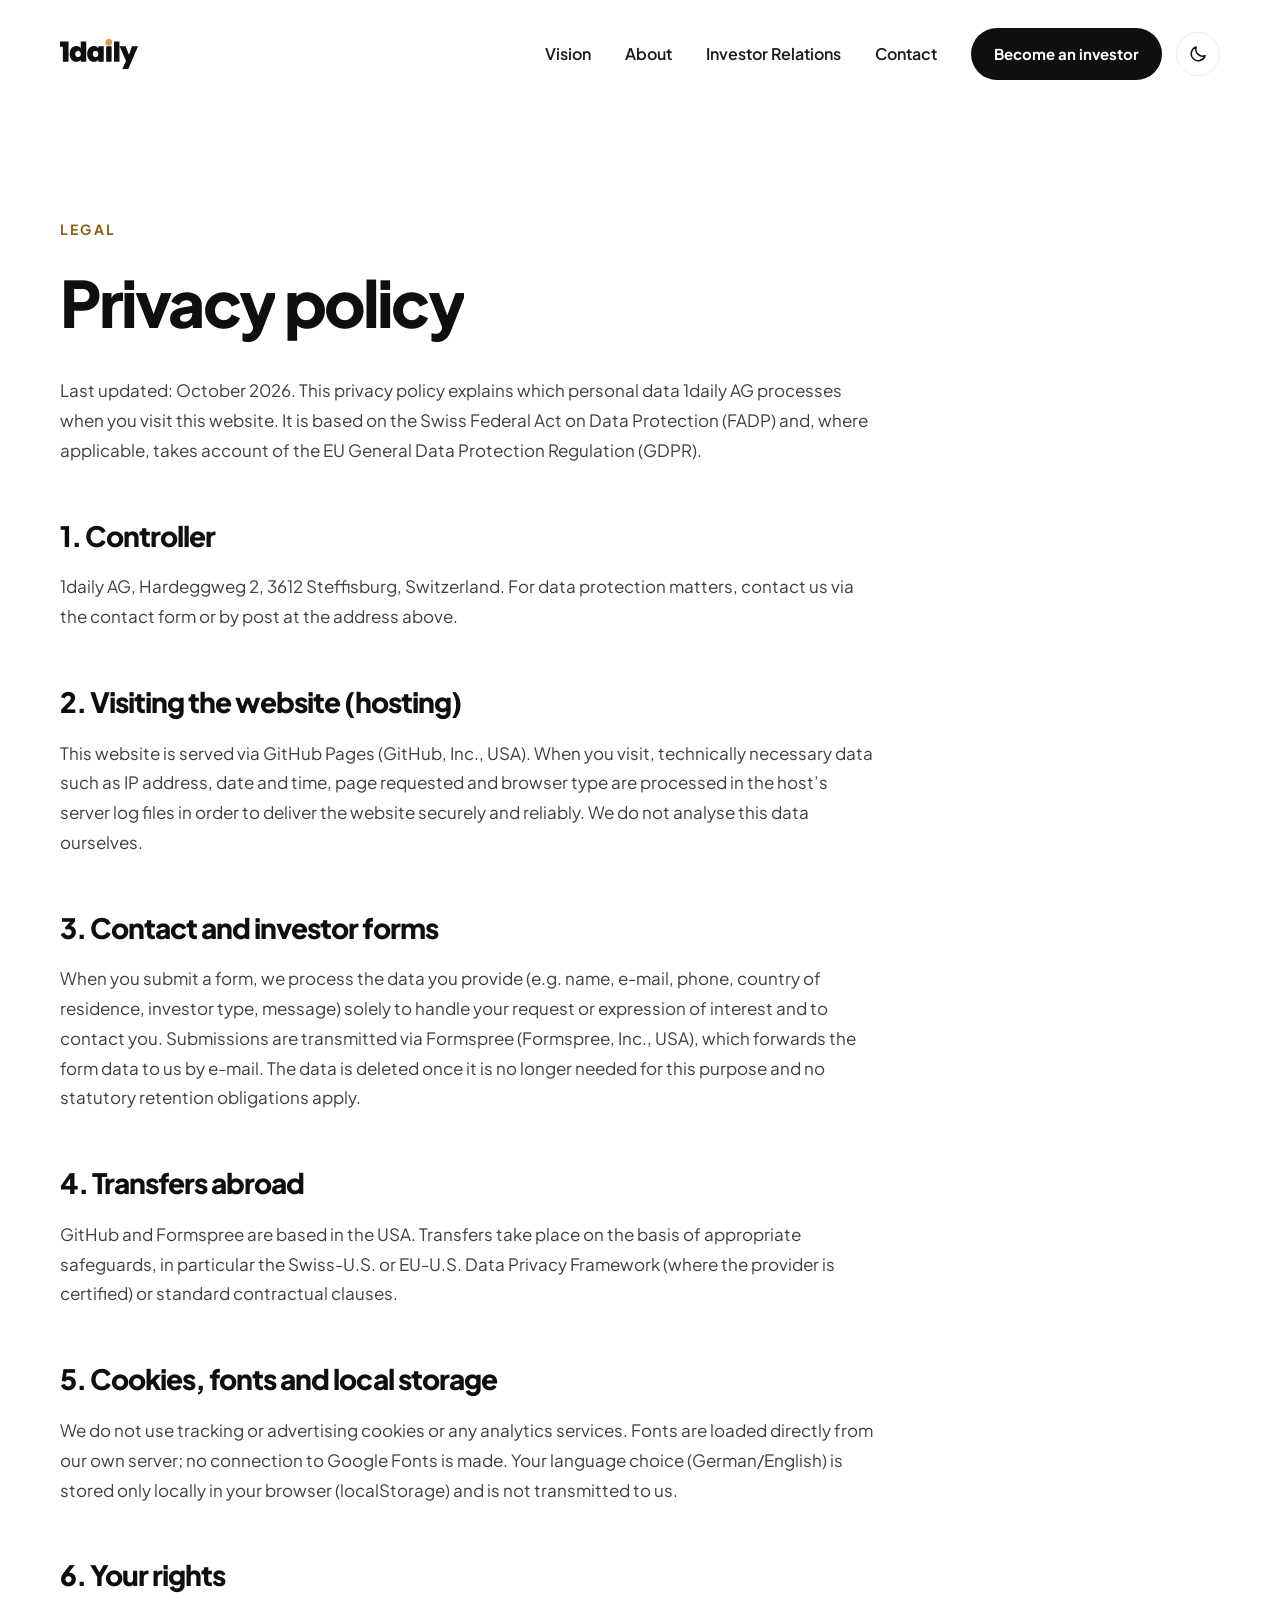
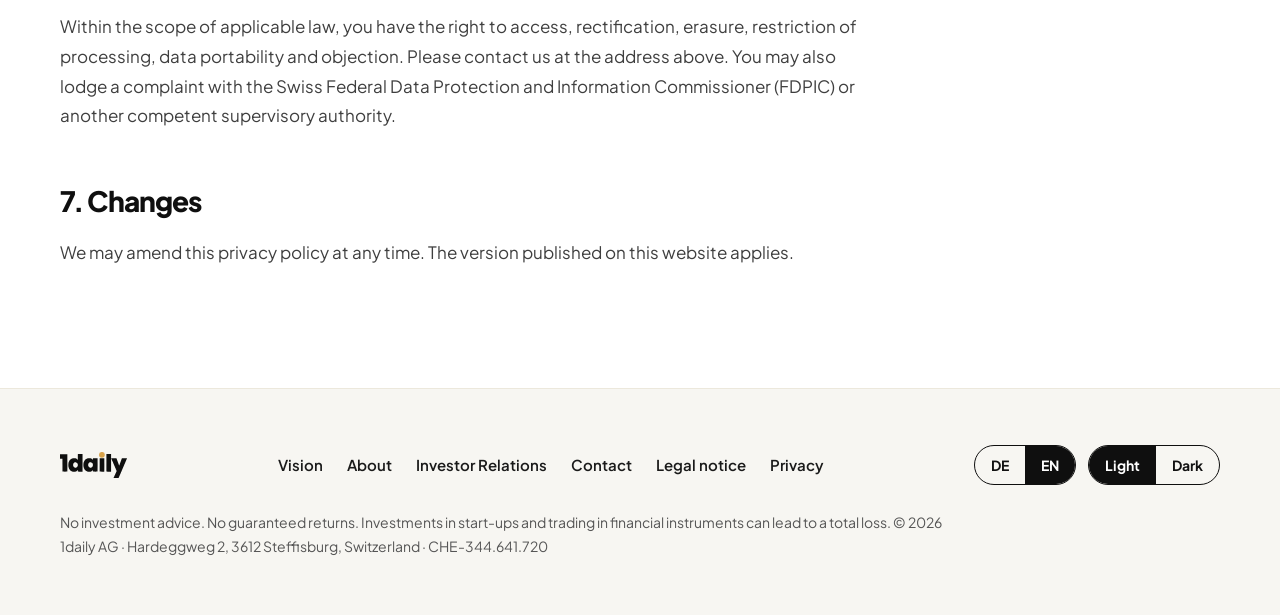
<file: datenschutz.html>
<!doctype html>
<html lang="de">
<head>
<meta charset="utf-8">
<meta name="viewport" content="width=device-width, initial-scale=1">
<title>Datenschutzerklärung | 1daily AG</title>
<meta name="description" content="Datenschutzerklärung der 1daily AG gemäss Schweizer DSG.">
<meta property="og:type" content="website">
<meta property="og:title" content="Datenschutzerklärung | 1daily AG">
<meta property="og:description" content="Datenschutzerklärung der 1daily AG gemäss Schweizer DSG.">
<meta property="og:locale" content="de_CH">
<meta property="og:image" content="https://schmid-business-solutions.github.io/1daily-website/assets/img/og-image.jpg">
<meta property="og:image:width" content="1200">
<meta property="og:image:height" content="630">
<meta name="twitter:card" content="summary_large_image">
<meta name="theme-color" content="#FFFFFF">
<link rel="alternate" hreflang="de" href="datenschutz.html">
<link rel="alternate" hreflang="en" href="en/privacy.html">
<link rel="alternate" hreflang="x-default" href="datenschutz.html">
<link rel="icon" href="assets/img/favicon.svg" type="image/svg+xml">
<link rel="icon" href="assets/img/favicon-32.png" sizes="32x32" type="image/png">
<link rel="apple-touch-icon" href="assets/img/apple-touch-icon.png">
<link rel="preload" href="assets/fonts/plus-jakarta-sans-latin-800-normal.woff2" as="font" type="font/woff2" crossorigin>
<script>(function(){var d=document.documentElement,s=null;try{var q=new URLSearchParams(location.search).get("theme");if(q==="dark"||q==="light")localStorage.setItem("theme",q);s=localStorage.getItem("theme")}catch(e){}var dark=s?s==="dark":!!(window.matchMedia&&matchMedia("(prefers-color-scheme: dark)").matches);if(dark)d.setAttribute("data-theme","dark")})();</script>
<link rel="stylesheet" href="assets/css/style.css?v=13">
<link rel="stylesheet" href="assets/css/dark.css?v=2">
<script>
/* Spracherkennung: Deutsch ist Standard; ohne Deutsch im Browser → Englisch. Manuelle Wahl hat Vorrang. */
(function(){try{if(/bot|crawl|spider|slurp|lighthouse/i.test(navigator.userAgent))return;var cur=document.documentElement.lang,s=localStorage.getItem('lang'),want=s;
if(!want){var l=(navigator.languages&&navigator.languages.length?navigator.languages:[navigator.language||'']).map(function(x){return(x||'').toLowerCase()});
want=cur==='de'?(l.some(function(x){return x.indexOf('de')===0})?'de':'en'):((l[0]||'').indexOf('de')===0?'de':'en');}
if(want!==cur){var alt=document.querySelector('link[rel=alternate][hreflang='+want+']');if(alt)location.replace(alt.getAttribute('href'));}}catch(e){}})();
</script>
</head>
<body>
<a class="skip" href="#main">Zum Inhalt springen</a>
<header class="site-header"><div class="wrap">
<a class="wordmark" href="index.html" aria-label="1daily AG, zur Startseite"><img class="logo logo-l" src="assets/img/logo-1daily.svg" alt="" width="78" height="30"><img class="logo logo-d" src="assets/img/logo-1daily-white.svg" alt="" width="78" height="30"></a>
<div class="hdr-right"><nav class="nav" aria-label="Hauptnavigation"><a class="nl" href="vision.html">Vision</a><a class="nl" href="ueber-uns.html">Über uns</a><a class="nl" href="investor-relations.html">Investoren</a><a class="nl" href="kontakt.html">Kontakt</a><a class="btn btn-dark btn-sm" href="investor-relations.html#form">Investor werden</a></nav>
<button class="theme-toggle" type="button" data-theme-toggle aria-label="Farbschema wechseln" title="Farbschema wechseln"><svg class="ic-moon" width="20" height="20" viewBox="0 0 24 24" fill="none" stroke="currentColor" stroke-width="1.8" stroke-linecap="round" stroke-linejoin="round" aria-hidden="true"><path d="M20.5 14.2A8.5 8.5 0 0 1 9.8 3.5a8.5 8.5 0 1 0 10.7 10.7z"/></svg><svg class="ic-sun" width="20" height="20" viewBox="0 0 24 24" fill="none" stroke="currentColor" stroke-width="1.8" stroke-linecap="round" aria-hidden="true"><circle cx="12" cy="12" r="4.2"/><path d="M12 2.5v2.2M12 19.3v2.2M4.6 4.6l1.6 1.6M17.8 17.8l1.6 1.6M2.5 12h2.2M19.3 12h2.2M4.6 19.4l1.6-1.6M17.8 6.2l1.6-1.6"/></svg></button><button class="burger" type="button" data-menu="open" aria-label="Menü öffnen" aria-expanded="false" aria-controls="mmenu"><svg width="28" height="28" viewBox="0 0 28 28" fill="none" stroke-width="2.2" stroke-linecap="round" aria-hidden="true"><defs><linearGradient id="bgold" x1="0" y1="0" x2="1" y2="0"><stop offset="0" stop-color="#8A6624"/><stop offset=".55" stop-color="#D9B862"/><stop offset="1" stop-color="#B8892E"/></linearGradient></defs><path stroke="url(#bgold)" d="M4 8h20M10 14h14M16 20h8"/></svg></button></div>
</div></header>
<div class="mmenu" id="mmenu" role="dialog" aria-modal="true" aria-label="Menü">
<div class="mmenu-top"><a class="wordmark" href="index.html" aria-label="1daily AG, zur Startseite"><img class="logo logo-l" src="assets/img/logo-1daily.svg" alt="" width="78" height="30"><img class="logo logo-d" src="assets/img/logo-1daily-white.svg" alt="" width="78" height="30"></a><button class="burger close" style="display:inline-flex" type="button" data-menu="close" aria-label="Menü schliessen"><svg width="22" height="22" viewBox="0 0 24 24" fill="none" stroke="#0F0F0F" stroke-width="2" stroke-linecap="round" aria-hidden="true"><path d="M6 6l12 12M18 6L6 18"/></svg></button></div>
<nav aria-label="Mobile Navigation"><a href="vision.html">Vision<svg width="22" height="22" viewBox="0 0 24 24" fill="none" stroke="#8A6219" stroke-width="2" aria-hidden="true"><path d="M5 12h14M13 6l6 6-6 6"/></svg></a><a href="ueber-uns.html">Über uns<svg width="22" height="22" viewBox="0 0 24 24" fill="none" stroke="#8A6219" stroke-width="2" aria-hidden="true"><path d="M5 12h14M13 6l6 6-6 6"/></svg></a><a href="investor-relations.html">Investoren<svg width="22" height="22" viewBox="0 0 24 24" fill="none" stroke="#8A6219" stroke-width="2" aria-hidden="true"><path d="M5 12h14M13 6l6 6-6 6"/></svg></a><a href="kontakt.html">Kontakt<svg width="22" height="22" viewBox="0 0 24 24" fill="none" stroke="#8A6219" stroke-width="2" aria-hidden="true"><path d="M5 12h14M13 6l6 6-6 6"/></svg></a></nav>
<div class="mmenu-bottom"><a class="btn btn-gold" href="investor-relations.html#form">Investor werden</a>
<div class="lang" style="align-self:center" aria-label="Sprache"><a href="datenschutz.html" data-lang="de" hreflang="de" lang="de" aria-current="true">Deutsch</a><a href="en/privacy.html" data-lang="en" hreflang="en" lang="en">English</a></div>
<small>1daily AG · Steffisburg, Schweiz</small></div>
</div>
<main id="main">

<section class="wrap page-hero" style="padding-bottom:40px"><div class="eyebrow up">Rechtliches</div><h1 class="up u1" style="font-size:clamp(38px,5vw,72px)">Datenschutz&shy;erklärung</h1></section>
<section class="wrap legal" style="padding-bottom:120px;max-width:900px;margin-left:max(0px,calc((100% - var(--wrap))/2))"><p>Stand: Oktober 2026. Diese Datenschutzerklärung informiert darüber, welche Personendaten die 1daily AG beim Besuch dieser Website bearbeitet. Sie richtet sich nach dem Schweizer Datenschutzgesetz (DSG) und berücksichtigt, soweit anwendbar, die EU-Datenschutz-Grundverordnung (DSGVO).</p>
<h2>1. Verantwortliche Stelle</h2><p>1daily AG, Hardeggweg 2, 3612 Steffisburg, Schweiz. Kontakt für Datenschutzanliegen: über das <a href="kontakt.html">Kontaktformular</a> oder per Post an die genannte Adresse.</p>
<h2>2. Besuch der Website (Hosting)</h2><p>Die Website wird über GitHub Pages (GitHub, Inc., USA) bereitgestellt. Beim Aufruf werden technisch notwendige Daten wie IP-Adresse, Datum und Uhrzeit, aufgerufene Seite und Browsertyp in Server-Logfiles des Hosters verarbeitet, um die Website sicher und stabil auszuliefern. Wir selbst werten diese Daten nicht aus.</p>
<h2>3. Kontakt- und Investorenformular</h2><p>Wenn Sie ein Formular absenden, verarbeiten wir die von Ihnen angegebenen Daten (z. B. Name, E-Mail, Telefon, Wohnsitzland, Investorentyp, Nachricht) ausschliesslich zur Bearbeitung Ihrer Anfrage bzw. Interessensbekundung und zur Kontaktaufnahme. Für die Übermittlung nutzen wir den Dienst Formspree (Formspree, Inc., USA), der die Formulardaten an uns per E-Mail weiterleitet. Die Daten werden gelöscht, sobald sie für den Zweck nicht mehr erforderlich sind und keine gesetzlichen Aufbewahrungspflichten bestehen.</p>
<h2>4. Übermittlung ins Ausland</h2><p>GitHub und Formspree haben ihren Sitz in den USA. Eine Übermittlung erfolgt auf Grundlage geeigneter Garantien, insbesondere des Swiss-U.S. bzw. EU-U.S. Data Privacy Framework (soweit der Anbieter zertifiziert ist) oder von Standardvertragsklauseln.</p>
<h2>5. Cookies, Schriften und lokale Speicherung</h2><p>Wir verwenden keine Tracking- oder Werbe-Cookies und keine Analysedienste. Die Schriften werden direkt von unserem Server geladen; es findet keine Verbindung zu Google Fonts statt. Ihre Sprachwahl (Deutsch/Englisch) wird ausschliesslich lokal in Ihrem Browser (localStorage) gespeichert und nicht an uns übertragen.</p>
<h2>6. Ihre Rechte</h2><p>Sie haben im Rahmen des anwendbaren Rechts das Recht auf Auskunft, Berichtigung, Löschung, Einschränkung der Bearbeitung, Datenherausgabe sowie Widerspruch. Wenden Sie sich dafür an die oben genannte Adresse. Sie können zudem Beschwerde beim Eidgenössischen Datenschutz- und Öffentlichkeitsbeauftragten (EDÖB) bzw. bei einer zuständigen Aufsichtsbehörde einreichen.</p>
<h2>7. Änderungen</h2><p>Wir können diese Datenschutzerklärung jederzeit anpassen. Es gilt die jeweils auf dieser Website veröffentlichte Fassung.</p></section>
</main>
<footer class="site-footer"><div class="wrap">
<div class="foot-top"><a class="wordmark" href="index.html" aria-label="1daily AG, zur Startseite"><img class="logo logo-l" src="assets/img/logo-1daily.svg" alt="" width="78" height="30"><img class="logo logo-d" src="assets/img/logo-1daily-white.svg" alt="" width="78" height="30"></a>
<nav class="foot-nav" aria-label="Fusszeile"><a href="vision.html">Vision</a><a href="ueber-uns.html">Über uns</a><a href="investor-relations.html">Investoren</a><a href="kontakt.html">Kontakt</a><a href="kontakt.html#impressum">Impressum</a><a href="datenschutz.html">Datenschutz</a></nav>
<div class="foot-switch"><div class="lang" role="group" aria-label="Sprache wählen"><a href="datenschutz.html" data-lang="de" hreflang="de" lang="de" aria-current="true">DE</a><a href="en/privacy.html" data-lang="en" hreflang="en" lang="en">EN</a></div><div class="lang theme-seg" role="group" aria-label="Farbschema"><button type="button" data-theme-set="light">Hell</button><button type="button" data-theme-set="dark">Dunkel</button></div></div></div>
<p class="foot-legal">Keine Anlageberatung. Keine Renditegarantie. Investitionen in Jungunternehmen und der Handel mit Finanzinstrumenten können zum Totalverlust führen. © 2026 1daily AG · Hardeggweg 2, 3612 Steffisburg, Schweiz · CHE-344.641.720</p>
</div></footer>
<script src="assets/js/config.js?v=5"></script>

<script src="assets/js/anim.js?v=4"></script>
<script src="assets/js/main.js?v=10"></script>
</body>
</html>
</file>
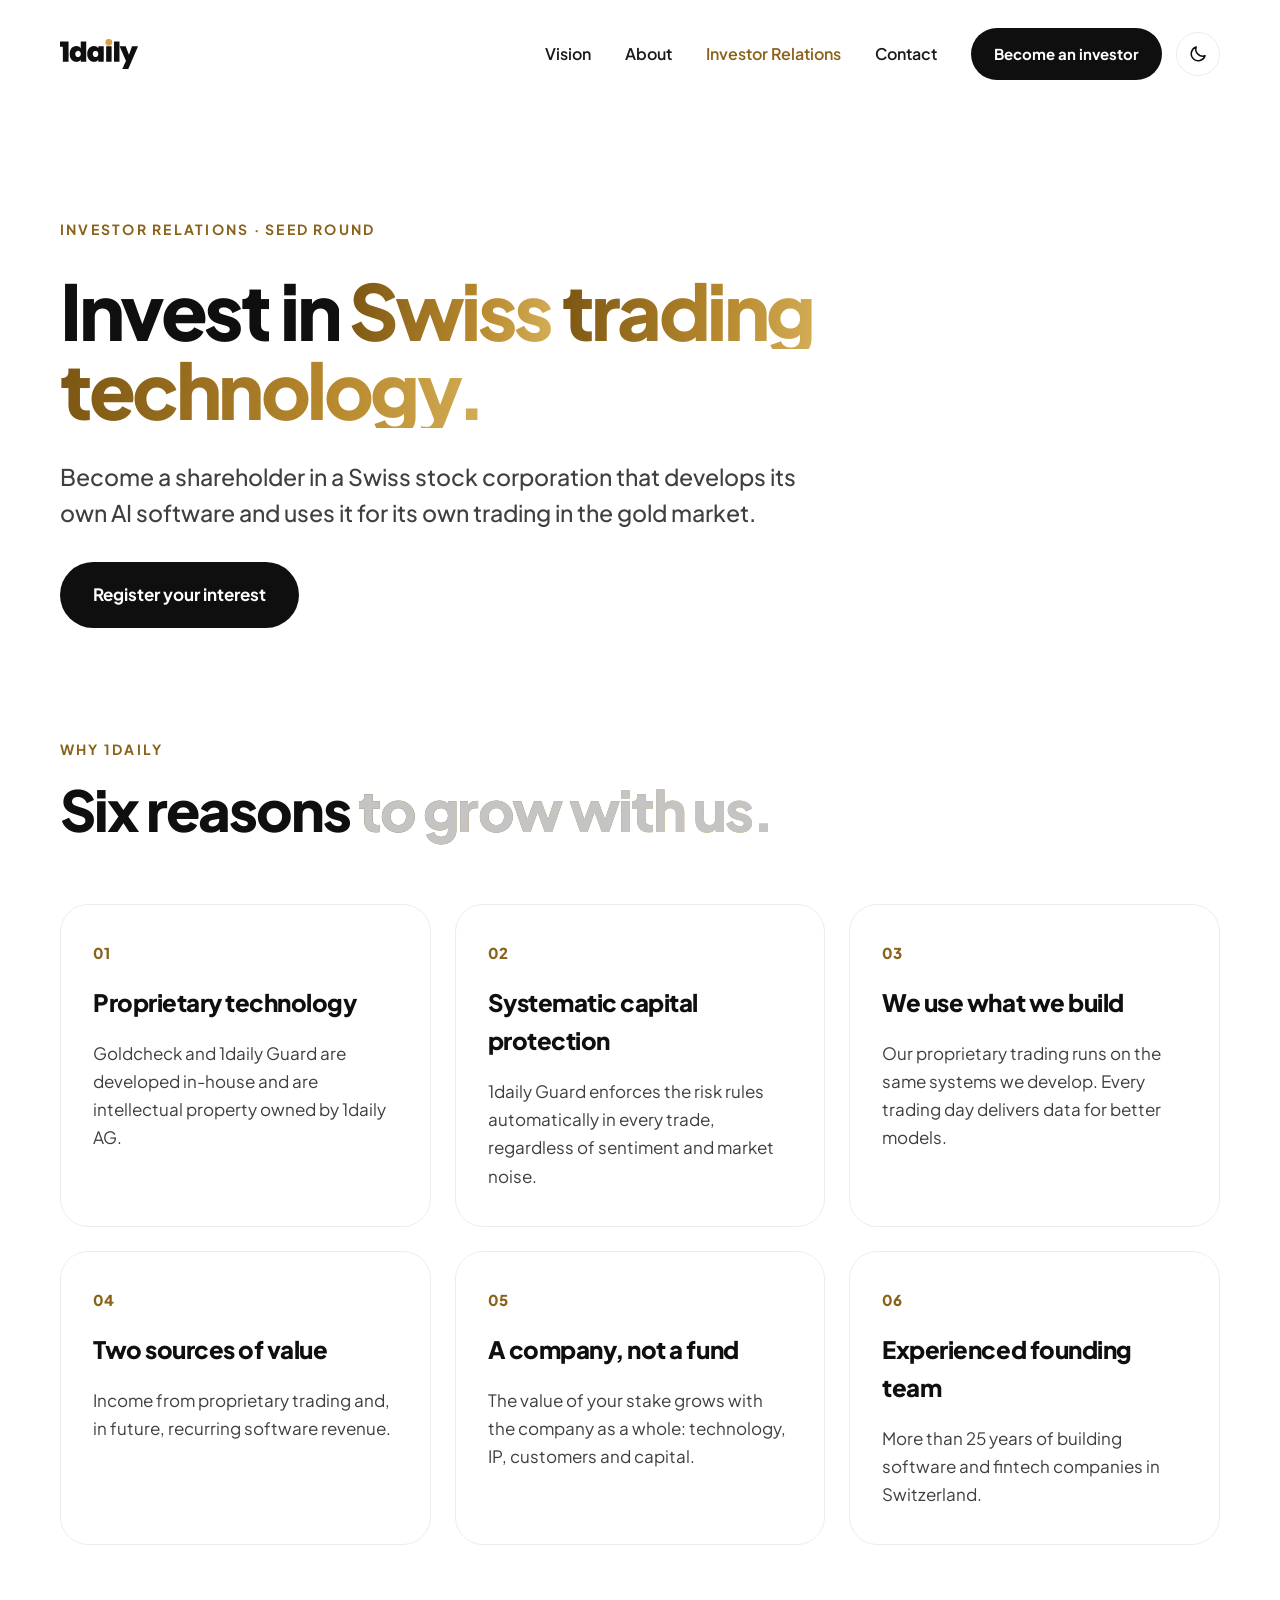
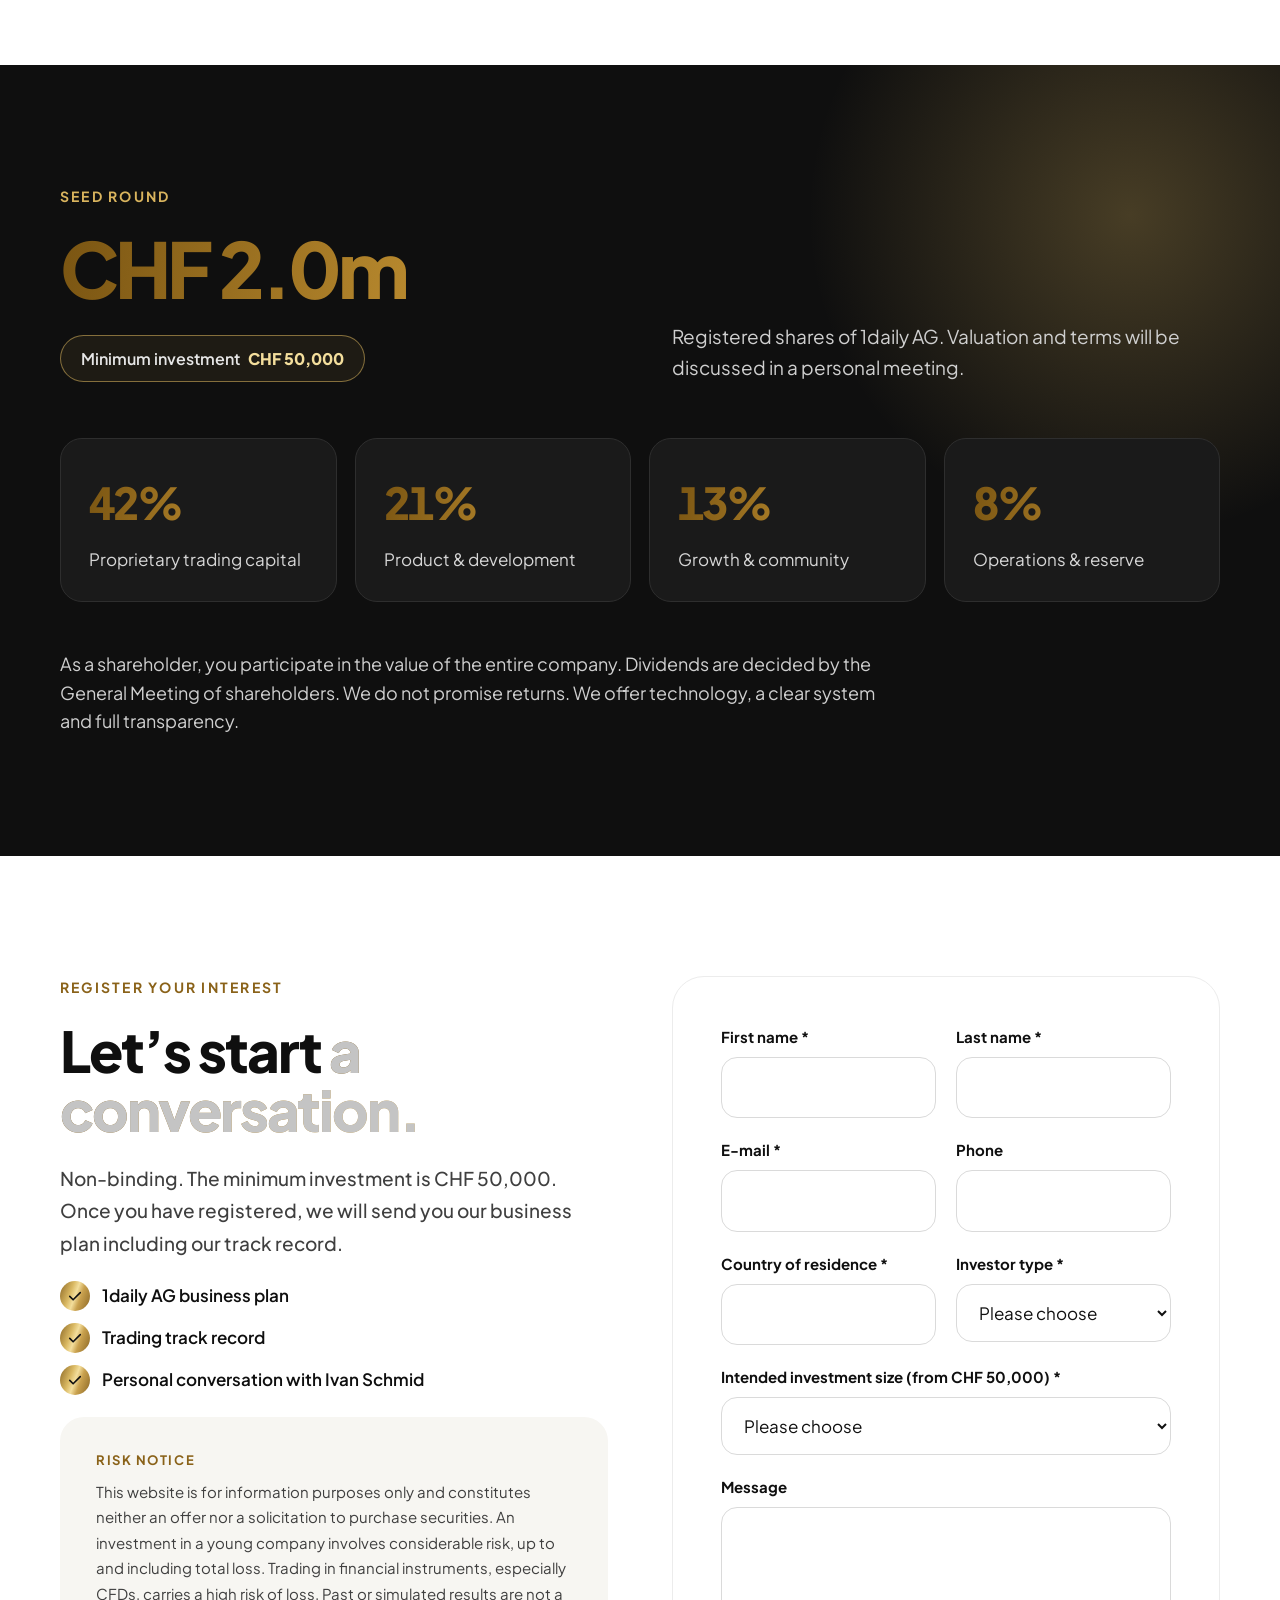
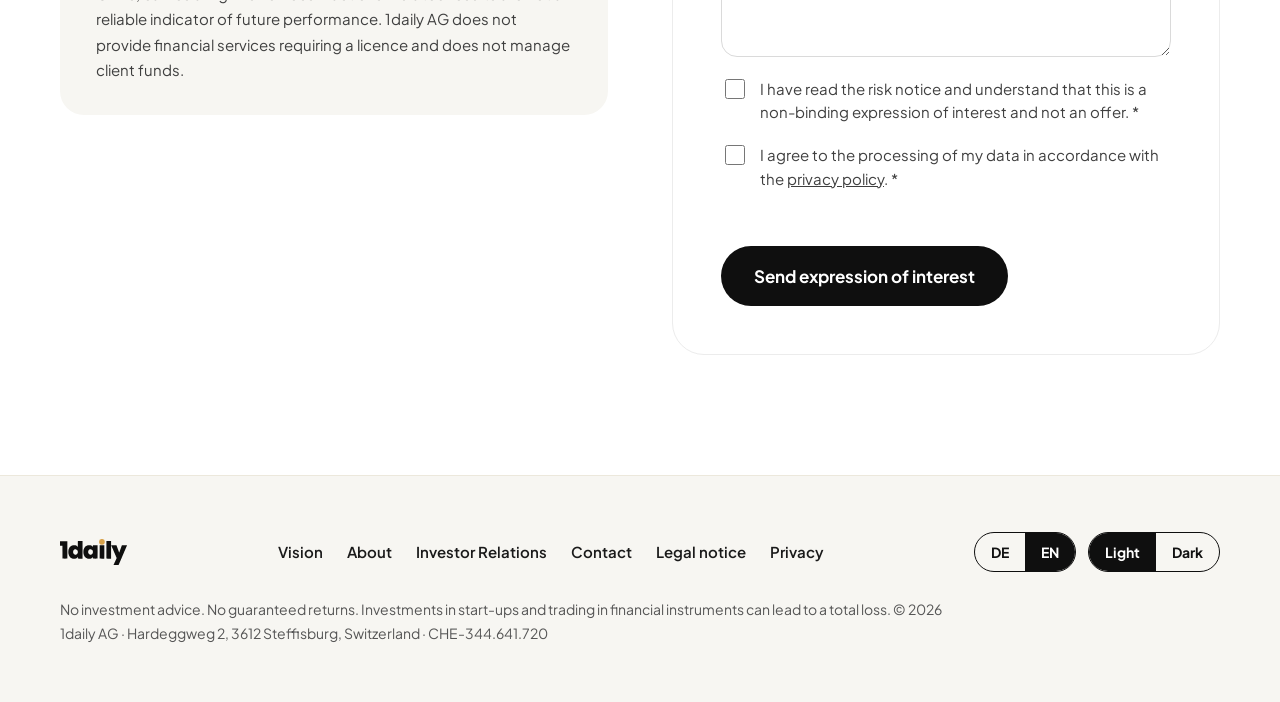
<file: investor-relations.html>
<!doctype html>
<html lang="de">
<head>
<meta charset="utf-8">
<meta name="viewport" content="width=device-width, initial-scale=1">
<title>Investoren | 1daily AG</title>
<meta name="description" content="Seed-Runde der 1daily AG: Beteiligen Sie sich an einer Schweizer Aktiengesellschaft für Handelstechnologie am Goldmarkt. Unverbindliche Interessensbekundung.">
<meta property="og:type" content="website">
<meta property="og:title" content="Investoren | 1daily AG">
<meta property="og:description" content="Seed-Runde der 1daily AG: Beteiligen Sie sich an einer Schweizer Aktiengesellschaft für Handelstechnologie am Goldmarkt. Unverbindliche Interessensbekundung.">
<meta property="og:locale" content="de_CH">
<meta property="og:image" content="https://schmid-business-solutions.github.io/1daily-website/assets/img/og-image.jpg">
<meta property="og:image:width" content="1200">
<meta property="og:image:height" content="630">
<meta name="twitter:card" content="summary_large_image">
<meta name="theme-color" content="#FFFFFF">
<link rel="alternate" hreflang="de" href="investor-relations.html">
<link rel="alternate" hreflang="en" href="en/investor-relations.html">
<link rel="alternate" hreflang="x-default" href="investor-relations.html">
<link rel="icon" href="assets/img/favicon.svg" type="image/svg+xml">
<link rel="icon" href="assets/img/favicon-32.png" sizes="32x32" type="image/png">
<link rel="apple-touch-icon" href="assets/img/apple-touch-icon.png">
<link rel="preload" href="assets/fonts/plus-jakarta-sans-latin-800-normal.woff2" as="font" type="font/woff2" crossorigin>
<script>(function(){var d=document.documentElement,s=null;try{var q=new URLSearchParams(location.search).get("theme");if(q==="dark"||q==="light")localStorage.setItem("theme",q);s=localStorage.getItem("theme")}catch(e){}var dark=s?s==="dark":!!(window.matchMedia&&matchMedia("(prefers-color-scheme: dark)").matches);if(dark)d.setAttribute("data-theme","dark")})();</script>
<link rel="stylesheet" href="assets/css/style.css?v=13">
<link rel="stylesheet" href="assets/css/dark.css?v=2">
<script>
/* Spracherkennung: Deutsch ist Standard; ohne Deutsch im Browser → Englisch. Manuelle Wahl hat Vorrang. */
(function(){try{if(/bot|crawl|spider|slurp|lighthouse/i.test(navigator.userAgent))return;var cur=document.documentElement.lang,s=localStorage.getItem('lang'),want=s;
if(!want){var l=(navigator.languages&&navigator.languages.length?navigator.languages:[navigator.language||'']).map(function(x){return(x||'').toLowerCase()});
want=cur==='de'?(l.some(function(x){return x.indexOf('de')===0})?'de':'en'):((l[0]||'').indexOf('de')===0?'de':'en');}
if(want!==cur){var alt=document.querySelector('link[rel=alternate][hreflang='+want+']');if(alt)location.replace(alt.getAttribute('href'));}}catch(e){}})();
</script>
</head>
<body>
<a class="skip" href="#main">Zum Inhalt springen</a>
<header class="site-header"><div class="wrap">
<a class="wordmark" href="index.html" aria-label="1daily AG, zur Startseite"><img class="logo logo-l" src="assets/img/logo-1daily.svg" alt="" width="78" height="30"><img class="logo logo-d" src="assets/img/logo-1daily-white.svg" alt="" width="78" height="30"></a>
<div class="hdr-right"><nav class="nav" aria-label="Hauptnavigation"><a class="nl" href="vision.html">Vision</a><a class="nl" href="ueber-uns.html">Über uns</a><a class="nl" href="investor-relations.html" aria-current="page">Investoren</a><a class="nl" href="kontakt.html">Kontakt</a><a class="btn btn-dark btn-sm" href="investor-relations.html#form">Investor werden</a></nav>
<button class="theme-toggle" type="button" data-theme-toggle aria-label="Farbschema wechseln" title="Farbschema wechseln"><svg class="ic-moon" width="20" height="20" viewBox="0 0 24 24" fill="none" stroke="currentColor" stroke-width="1.8" stroke-linecap="round" stroke-linejoin="round" aria-hidden="true"><path d="M20.5 14.2A8.5 8.5 0 0 1 9.8 3.5a8.5 8.5 0 1 0 10.7 10.7z"/></svg><svg class="ic-sun" width="20" height="20" viewBox="0 0 24 24" fill="none" stroke="currentColor" stroke-width="1.8" stroke-linecap="round" aria-hidden="true"><circle cx="12" cy="12" r="4.2"/><path d="M12 2.5v2.2M12 19.3v2.2M4.6 4.6l1.6 1.6M17.8 17.8l1.6 1.6M2.5 12h2.2M19.3 12h2.2M4.6 19.4l1.6-1.6M17.8 6.2l1.6-1.6"/></svg></button><button class="burger" type="button" data-menu="open" aria-label="Menü öffnen" aria-expanded="false" aria-controls="mmenu"><svg width="28" height="28" viewBox="0 0 28 28" fill="none" stroke-width="2.2" stroke-linecap="round" aria-hidden="true"><defs><linearGradient id="bgold" x1="0" y1="0" x2="1" y2="0"><stop offset="0" stop-color="#8A6624"/><stop offset=".55" stop-color="#D9B862"/><stop offset="1" stop-color="#B8892E"/></linearGradient></defs><path stroke="url(#bgold)" d="M4 8h20M10 14h14M16 20h8"/></svg></button></div>
</div></header>
<div class="mmenu" id="mmenu" role="dialog" aria-modal="true" aria-label="Menü">
<div class="mmenu-top"><a class="wordmark" href="index.html" aria-label="1daily AG, zur Startseite"><img class="logo logo-l" src="assets/img/logo-1daily.svg" alt="" width="78" height="30"><img class="logo logo-d" src="assets/img/logo-1daily-white.svg" alt="" width="78" height="30"></a><button class="burger close" style="display:inline-flex" type="button" data-menu="close" aria-label="Menü schliessen"><svg width="22" height="22" viewBox="0 0 24 24" fill="none" stroke="#0F0F0F" stroke-width="2" stroke-linecap="round" aria-hidden="true"><path d="M6 6l12 12M18 6L6 18"/></svg></button></div>
<nav aria-label="Mobile Navigation"><a href="vision.html">Vision<svg width="22" height="22" viewBox="0 0 24 24" fill="none" stroke="#8A6219" stroke-width="2" aria-hidden="true"><path d="M5 12h14M13 6l6 6-6 6"/></svg></a><a href="ueber-uns.html">Über uns<svg width="22" height="22" viewBox="0 0 24 24" fill="none" stroke="#8A6219" stroke-width="2" aria-hidden="true"><path d="M5 12h14M13 6l6 6-6 6"/></svg></a><a href="investor-relations.html" aria-current="page">Investoren<svg width="22" height="22" viewBox="0 0 24 24" fill="none" stroke="#8A6219" stroke-width="2" aria-hidden="true"><path d="M5 12h14M13 6l6 6-6 6"/></svg></a><a href="kontakt.html">Kontakt<svg width="22" height="22" viewBox="0 0 24 24" fill="none" stroke="#8A6219" stroke-width="2" aria-hidden="true"><path d="M5 12h14M13 6l6 6-6 6"/></svg></a></nav>
<div class="mmenu-bottom"><a class="btn btn-gold" href="investor-relations.html#form">Investor werden</a>
<div class="lang" style="align-self:center" aria-label="Sprache"><a href="investor-relations.html" data-lang="de" hreflang="de" lang="de" aria-current="true">Deutsch</a><a href="en/investor-relations.html" data-lang="en" hreflang="en" lang="en">English</a></div>
<small>1daily AG · Steffisburg, Schweiz</small></div>
</div>
<main id="main">

<section class="wrap page-hero">
<div class="eyebrow up">Investoren · Seed-Runde</div>
<h1 class="up u1">Investieren in <span class="gold">Schweizer Handels&shy;technologie.</span></h1>
<p class="lead up u2">Beteiligen Sie sich an einer Schweizer Aktiengesellschaft, die eigene Software mit künstlicher Intelligenz entwickelt und sie im eigenen Handel am Goldmarkt einsetzt.</p>
<div class="ctas up u3" style="justify-content:flex-start"><a class="btn btn-dark" href="#form">Interesse anmelden</a></div>
</section>
<section class="wrap" style="padding-bottom:120px">
<div class="sec-head reveal"><div class="eyebrow">Warum 1daily</div><h2 class="h-l">Sechs Gründe, <span class="gold">mit uns zu wachsen.</span></h2></div>
<div class="grid g3"><article class="card reveal" style="padding:36px 32px"><div class="num">01</div><h3 style="font-size:24px;letter-spacing:-.02em">Eigene Technologie</h3><p style="font-size:17px">Goldcheck und 1daily&nbsp;Guard sind selbst entwickelt und geistiges Eigentum der 1daily AG.</p></article><article class="card reveal" style="padding:36px 32px"><div class="num">02</div><h3 style="font-size:24px;letter-spacing:-.02em">Systematischer Kapitalschutz</h3><p style="font-size:17px">1daily&nbsp;Guard setzt die Risikoregeln in jedem Trade automatisch durch, unabhängig von Stimmung und Marktlärm.</p></article><article class="card reveal" style="padding:36px 32px"><div class="num">03</div><h3 style="font-size:24px;letter-spacing:-.02em">Wir setzen ein, was wir entwickeln</h3><p style="font-size:17px">Unser Eigenhandel läuft mit denselben Systemen, die wir weiterentwickeln. Jeder Handelstag liefert Daten für bessere Modelle.</p></article><article class="card reveal" style="padding:36px 32px"><div class="num">04</div><h3 style="font-size:24px;letter-spacing:-.02em">Zwei Wertquellen</h3><p style="font-size:17px">Erträge aus dem Eigenhandel und künftig wiederkehrende Umsätze aus Software.</p></article><article class="card reveal" style="padding:36px 32px"><div class="num">05</div><h3 style="font-size:24px;letter-spacing:-.02em">Ein Unternehmen, kein Fonds</h3><p style="font-size:17px">Ihr Wert entsteht aus dem Wachstum der ganzen Firma: Technologie, IP, Kunden und Kapital.</p></article><article class="card reveal" style="padding:36px 32px"><div class="num">06</div><h3 style="font-size:24px;letter-spacing:-.02em">Erfahrenes Gründerteam</h3><p style="font-size:17px">Über 25 Jahre Aufbau von Software- und Fintech-Unternehmen in der Schweiz.</p></article></div></section>
<section class="dark"><div class="glow"></div><div class="wrap sec" style="position:relative">
<div class="split reveal" style="align-items:flex-end;margin-bottom:56px">
<div class="stack"><div class="eyebrow" style="color:#D9B45E">Seed-Runde</div><div class="big gold">CHF 2,0 Mio.</div><div class="min-pill">Mindestbeteiligung <b>CHF 50'000</b></div></div>
<p style="font-size:19px">Namenaktien der 1daily AG. Bewertung und Konditionen besprechen wir im persönlichen Gespräch.</p></div>
<div class="funds reveal"><div><div class="gold" style="font-size:44px;font-weight:800;letter-spacing:-.04em">50 %</div><span>Handelskapital Eigenhandel</span></div><div><div class="gold" style="font-size:44px;font-weight:800;letter-spacing:-.04em">25 %</div><span>Produkt &amp; Entwicklung</span></div><div><div class="gold" style="font-size:44px;font-weight:800;letter-spacing:-.04em">15 %</div><span>Wachstum &amp; Community</span></div><div><div class="gold" style="font-size:44px;font-weight:800;letter-spacing:-.04em">10 %</div><span>Betrieb &amp; Reserve</span></div></div>
<p class="reveal" style="margin-top:48px;font-size:18px;max-width:820px">Als Aktionärin oder Aktionär partizipieren Sie am Wert der ganzen Firma. Über Dividenden entscheidet die Generalversammlung. Wir versprechen keine Renditen. Wir bieten Technologie, ein klares System und volle Transparenz.</p>
</div></section>
<section class="wrap sec" id="form" style="scroll-margin-top:24px"><div class="split">
<div class="stack reveal"><div class="eyebrow">Interesse anmelden</div>
<h2 class="h-l">Lernen wir uns <span class="gold">kennen.</span></h2>
<p class="body">Unverbindlich. Die Mindestbeteiligung beträgt CHF 50'000. Nach Ihrer Anmeldung senden wir Ihnen den Businessplan samt Track-Record zu.</p><ul class="ir-docs"><li><svg width="18" height="18" viewBox="0 0 24 24" fill="none" stroke="currentColor" stroke-width="2.2" stroke-linecap="round" stroke-linejoin="round" aria-hidden="true"><path d="M5 12.5l4.5 4.5L19 7.5"/></svg><span>Businessplan der 1daily AG</span></li><li><svg width="18" height="18" viewBox="0 0 24 24" fill="none" stroke="currentColor" stroke-width="2.2" stroke-linecap="round" stroke-linejoin="round" aria-hidden="true"><path d="M5 12.5l4.5 4.5L19 7.5"/></svg><span>Track-Record des Handels</span></li><li><svg width="18" height="18" viewBox="0 0 24 24" fill="none" stroke="currentColor" stroke-width="2.2" stroke-linecap="round" stroke-linejoin="round" aria-hidden="true"><path d="M5 12.5l4.5 4.5L19 7.5"/></svg><span>Persönliches Gespräch mit Ivan Schmid</span></li></ul>
<div class="risk"><b>Risikohinweis</b>Diese Website dient ausschliesslich der Information und ist weder ein Angebot noch eine Aufforderung zum Kauf von Wertpapieren. Eine Beteiligung an einem jungen Unternehmen ist mit erheblichen Risiken verbunden, bis zum Totalverlust. Der Handel mit Finanzinstrumenten, insbesondere CFDs, birgt hohe Verlustrisiken. Vergangene oder simulierte Ergebnisse sind kein verlässlicher Indikator für die Zukunft. Die 1daily AG erbringt keine bewilligungspflichtigen Finanzdienstleistungen und verwaltet keine Kundengelder.</div></div>
<div class="form-card" id="form-card">
<form data-form="formspreeInvestor" class="form" novalidate>
<input type="hidden" name="_subject" value="Neue Investoren-Interessensbekundung (Website)">
<input type="hidden" name="_language" value="de">
<input type="text" name="_gotcha" class="hp" tabindex="-1" autocomplete="off" aria-hidden="true">
<div class="field"><label for="f-first_name">Vorname *</label><input id="f-first_name" name="first_name" type="text" required autocomplete="given-name"></div>
<div class="field"><label for="f-last_name">Nachname *</label><input id="f-last_name" name="last_name" type="text" required autocomplete="family-name"></div>
<div class="field"><label for="f-email">E-Mail *</label><input id="f-email" name="email" type="email" required autocomplete="email"></div>
<div class="field"><label for="f-phone">Telefon</label><input id="f-phone" name="phone" type="tel" autocomplete="tel"></div>
<div class="field"><label for="f-country">Wohnsitzland *</label><input id="f-country" name="country" type="text" required autocomplete="country-name"></div>
<div class="field"><label for="f-investor_type">Investorentyp *</label><select id="f-investor_type" name="investor_type" required><option value="">Bitte wählen</option><option value="private">Privatinvestor</option><option value="professional">Professioneller / qualifizierter Investor</option><option value="family_office">Family Office</option><option value="company_angel">Unternehmen / Business Angel</option></select></div>
<div class="field full"><label for="f-ticket">Geplante Investitionsgrösse (ab CHF 50'000) *</label><select id="f-ticket" name="ticket" required><option value="">Bitte wählen</option><option value="50-100k">CHF 50'000–100'000</option><option value="100-250k">CHF 100'000–250'000</option><option value="250-500k">CHF 250'000–500'000</option><option value="500k-plus">über CHF 500'000</option></select></div>
<div class="field full"><label for="f-message">Nachricht</label><textarea id="f-message" name="message"></textarea></div>
<label class="check full"><input type="checkbox" name="risk_ack" value="ja / yes" required><span>Ich habe den Risikohinweis gelesen und verstehe, dass dies eine unverbindliche Interessensbekundung und kein Angebot ist. *</span></label>
<label class="check full"><input type="checkbox" name="privacy_ack" value="ja / yes" required><span>Ich bin mit der Bearbeitung meiner Daten gemäss <a href="datenschutz.html">Datenschutzerklärung</a> einverstanden. *</span></label>
<p class="form-status" role="status" aria-live="polite"></p>
<div class="full"><button class="btn btn-dark" type="submit">Interesse senden</button></div>
</form>
<div class="success" role="status"><div class="bar"></div><h3 class="h-m">Vielen Dank.</h3><p class="body">Wir senden Ihnen den Businessplan samt Track-Record zu und melden uns innert drei Arbeitstagen persönlich bei Ihnen.</p></div>
</div></div></section>
</main>
<footer class="site-footer"><div class="wrap">
<div class="foot-top"><a class="wordmark" href="index.html" aria-label="1daily AG, zur Startseite"><img class="logo logo-l" src="assets/img/logo-1daily.svg" alt="" width="78" height="30"><img class="logo logo-d" src="assets/img/logo-1daily-white.svg" alt="" width="78" height="30"></a>
<nav class="foot-nav" aria-label="Fusszeile"><a href="vision.html">Vision</a><a href="ueber-uns.html">Über uns</a><a href="investor-relations.html">Investoren</a><a href="kontakt.html">Kontakt</a><a href="kontakt.html#impressum">Impressum</a><a href="datenschutz.html">Datenschutz</a></nav>
<div class="foot-switch"><div class="lang" role="group" aria-label="Sprache wählen"><a href="investor-relations.html" data-lang="de" hreflang="de" lang="de" aria-current="true">DE</a><a href="en/investor-relations.html" data-lang="en" hreflang="en" lang="en">EN</a></div><div class="lang theme-seg" role="group" aria-label="Farbschema"><button type="button" data-theme-set="light">Hell</button><button type="button" data-theme-set="dark">Dunkel</button></div></div></div>
<p class="foot-legal">Keine Anlageberatung. Keine Renditegarantie. Investitionen in Jungunternehmen und der Handel mit Finanzinstrumenten können zum Totalverlust führen. © 2026 1daily AG · Hardeggweg 2, 3612 Steffisburg, Schweiz · CHE-344.641.720</p>
</div></footer>
<script src="assets/js/config.js?v=5"></script>

<script src="assets/js/anim.js?v=4"></script>
<script src="assets/js/main.js?v=10"></script>
</body>
</html>
</file>
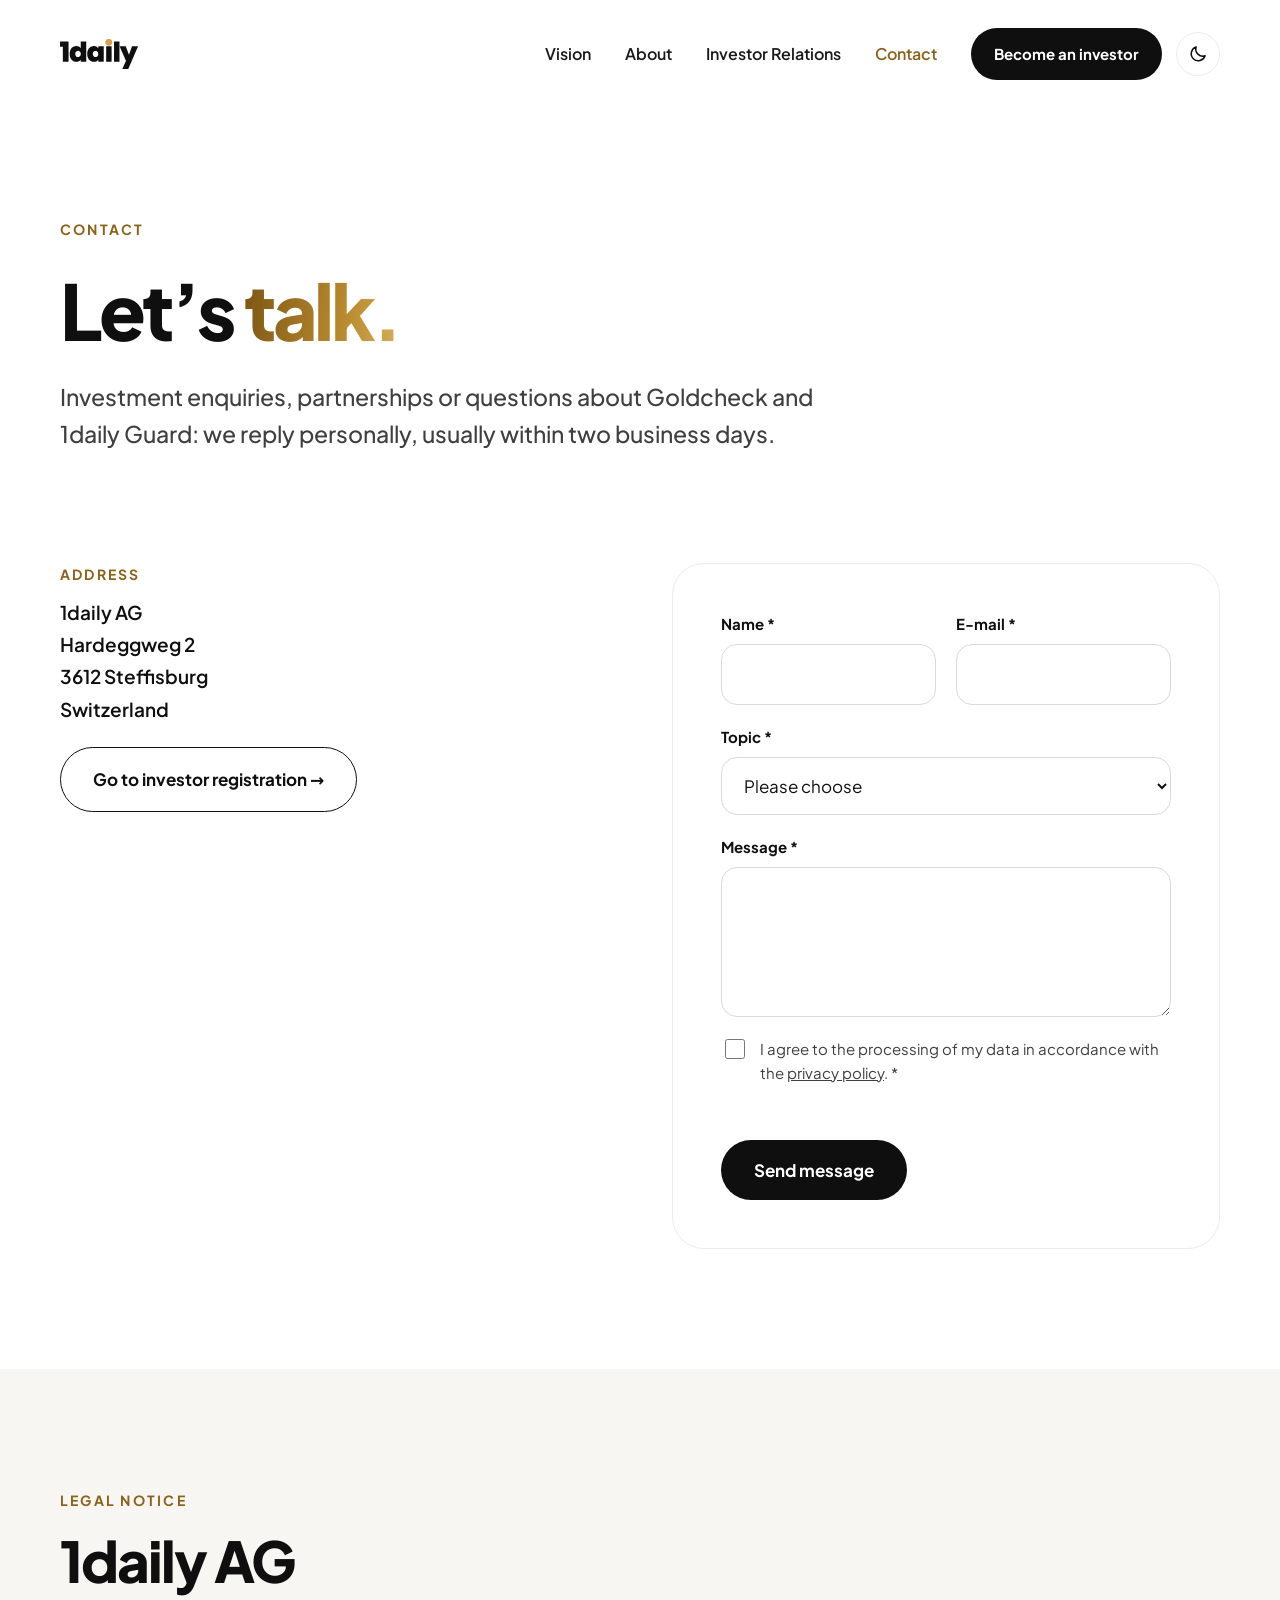
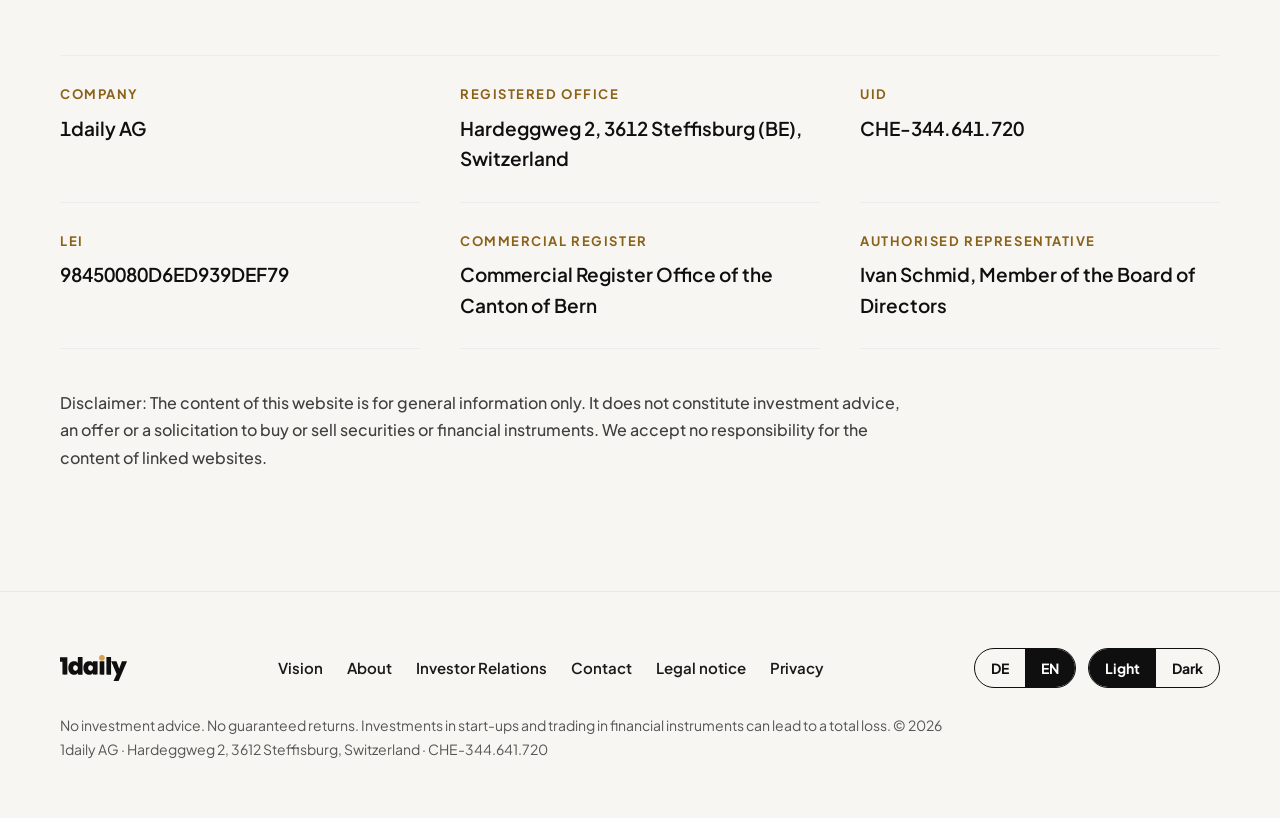
<file: kontakt.html>
<!doctype html>
<html lang="de">
<head>
<meta charset="utf-8">
<meta name="viewport" content="width=device-width, initial-scale=1">
<title>Kontakt &amp; Impressum | 1daily AG</title>
<meta name="description" content="Kontakt zur 1daily AG in Steffisburg: Investment, Partnerschaft oder Fragen zu Goldcheck und 1daily&nbsp;Guard.">
<meta property="og:type" content="website">
<meta property="og:title" content="Kontakt &amp; Impressum | 1daily AG">
<meta property="og:description" content="Kontakt zur 1daily AG in Steffisburg: Investment, Partnerschaft oder Fragen zu Goldcheck und 1daily&nbsp;Guard.">
<meta property="og:locale" content="de_CH">
<meta property="og:image" content="https://schmid-business-solutions.github.io/1daily-website/assets/img/og-image.jpg">
<meta property="og:image:width" content="1200">
<meta property="og:image:height" content="630">
<meta name="twitter:card" content="summary_large_image">
<meta name="theme-color" content="#FFFFFF">
<link rel="alternate" hreflang="de" href="kontakt.html">
<link rel="alternate" hreflang="en" href="en/contact.html">
<link rel="alternate" hreflang="x-default" href="kontakt.html">
<link rel="icon" href="assets/img/favicon.svg" type="image/svg+xml">
<link rel="icon" href="assets/img/favicon-32.png" sizes="32x32" type="image/png">
<link rel="apple-touch-icon" href="assets/img/apple-touch-icon.png">
<link rel="preload" href="assets/fonts/plus-jakarta-sans-latin-800-normal.woff2" as="font" type="font/woff2" crossorigin>
<script>(function(){var d=document.documentElement,s=null;try{var q=new URLSearchParams(location.search).get("theme");if(q==="dark"||q==="light")localStorage.setItem("theme",q);s=localStorage.getItem("theme")}catch(e){}var dark=s?s==="dark":!!(window.matchMedia&&matchMedia("(prefers-color-scheme: dark)").matches);if(dark)d.setAttribute("data-theme","dark")})();</script>
<link rel="stylesheet" href="assets/css/style.css?v=13">
<link rel="stylesheet" href="assets/css/dark.css?v=2">
<script>
/* Spracherkennung: Deutsch ist Standard; ohne Deutsch im Browser → Englisch. Manuelle Wahl hat Vorrang. */
(function(){try{if(/bot|crawl|spider|slurp|lighthouse/i.test(navigator.userAgent))return;var cur=document.documentElement.lang,s=localStorage.getItem('lang'),want=s;
if(!want){var l=(navigator.languages&&navigator.languages.length?navigator.languages:[navigator.language||'']).map(function(x){return(x||'').toLowerCase()});
want=cur==='de'?(l.some(function(x){return x.indexOf('de')===0})?'de':'en'):((l[0]||'').indexOf('de')===0?'de':'en');}
if(want!==cur){var alt=document.querySelector('link[rel=alternate][hreflang='+want+']');if(alt)location.replace(alt.getAttribute('href'));}}catch(e){}})();
</script>
</head>
<body>
<a class="skip" href="#main">Zum Inhalt springen</a>
<header class="site-header"><div class="wrap">
<a class="wordmark" href="index.html" aria-label="1daily AG, zur Startseite"><img class="logo logo-l" src="assets/img/logo-1daily.svg" alt="" width="78" height="30"><img class="logo logo-d" src="assets/img/logo-1daily-white.svg" alt="" width="78" height="30"></a>
<div class="hdr-right"><nav class="nav" aria-label="Hauptnavigation"><a class="nl" href="vision.html">Vision</a><a class="nl" href="ueber-uns.html">Über uns</a><a class="nl" href="investor-relations.html">Investoren</a><a class="nl" href="kontakt.html" aria-current="page">Kontakt</a><a class="btn btn-dark btn-sm" href="investor-relations.html#form">Investor werden</a></nav>
<button class="theme-toggle" type="button" data-theme-toggle aria-label="Farbschema wechseln" title="Farbschema wechseln"><svg class="ic-moon" width="20" height="20" viewBox="0 0 24 24" fill="none" stroke="currentColor" stroke-width="1.8" stroke-linecap="round" stroke-linejoin="round" aria-hidden="true"><path d="M20.5 14.2A8.5 8.5 0 0 1 9.8 3.5a8.5 8.5 0 1 0 10.7 10.7z"/></svg><svg class="ic-sun" width="20" height="20" viewBox="0 0 24 24" fill="none" stroke="currentColor" stroke-width="1.8" stroke-linecap="round" aria-hidden="true"><circle cx="12" cy="12" r="4.2"/><path d="M12 2.5v2.2M12 19.3v2.2M4.6 4.6l1.6 1.6M17.8 17.8l1.6 1.6M2.5 12h2.2M19.3 12h2.2M4.6 19.4l1.6-1.6M17.8 6.2l1.6-1.6"/></svg></button><button class="burger" type="button" data-menu="open" aria-label="Menü öffnen" aria-expanded="false" aria-controls="mmenu"><svg width="28" height="28" viewBox="0 0 28 28" fill="none" stroke-width="2.2" stroke-linecap="round" aria-hidden="true"><defs><linearGradient id="bgold" x1="0" y1="0" x2="1" y2="0"><stop offset="0" stop-color="#8A6624"/><stop offset=".55" stop-color="#D9B862"/><stop offset="1" stop-color="#B8892E"/></linearGradient></defs><path stroke="url(#bgold)" d="M4 8h20M10 14h14M16 20h8"/></svg></button></div>
</div></header>
<div class="mmenu" id="mmenu" role="dialog" aria-modal="true" aria-label="Menü">
<div class="mmenu-top"><a class="wordmark" href="index.html" aria-label="1daily AG, zur Startseite"><img class="logo logo-l" src="assets/img/logo-1daily.svg" alt="" width="78" height="30"><img class="logo logo-d" src="assets/img/logo-1daily-white.svg" alt="" width="78" height="30"></a><button class="burger close" style="display:inline-flex" type="button" data-menu="close" aria-label="Menü schliessen"><svg width="22" height="22" viewBox="0 0 24 24" fill="none" stroke="#0F0F0F" stroke-width="2" stroke-linecap="round" aria-hidden="true"><path d="M6 6l12 12M18 6L6 18"/></svg></button></div>
<nav aria-label="Mobile Navigation"><a href="vision.html">Vision<svg width="22" height="22" viewBox="0 0 24 24" fill="none" stroke="#8A6219" stroke-width="2" aria-hidden="true"><path d="M5 12h14M13 6l6 6-6 6"/></svg></a><a href="ueber-uns.html">Über uns<svg width="22" height="22" viewBox="0 0 24 24" fill="none" stroke="#8A6219" stroke-width="2" aria-hidden="true"><path d="M5 12h14M13 6l6 6-6 6"/></svg></a><a href="investor-relations.html">Investoren<svg width="22" height="22" viewBox="0 0 24 24" fill="none" stroke="#8A6219" stroke-width="2" aria-hidden="true"><path d="M5 12h14M13 6l6 6-6 6"/></svg></a><a href="kontakt.html" aria-current="page">Kontakt<svg width="22" height="22" viewBox="0 0 24 24" fill="none" stroke="#8A6219" stroke-width="2" aria-hidden="true"><path d="M5 12h14M13 6l6 6-6 6"/></svg></a></nav>
<div class="mmenu-bottom"><a class="btn btn-gold" href="investor-relations.html#form">Investor werden</a>
<div class="lang" style="align-self:center" aria-label="Sprache"><a href="kontakt.html" data-lang="de" hreflang="de" lang="de" aria-current="true">Deutsch</a><a href="en/contact.html" data-lang="en" hreflang="en" lang="en">English</a></div>
<small>1daily AG · Steffisburg, Schweiz</small></div>
</div>
<main id="main">

<section class="wrap page-hero">
<div class="eyebrow up">Kontakt</div>
<h1 class="up u1">Sprechen wir <span class="gold">miteinander.</span></h1>
<p class="lead up u2">Investment, Partnerschaft oder Fragen zu Goldcheck und 1daily&nbsp;Guard: Wir antworten persönlich, meist innert zwei Arbeitstagen.</p>
</section>
<section class="wrap" style="padding-bottom:120px"><div class="split">
<div class="stack reveal">
<div><div class="eyebrow">Adresse</div><p class="body" style="margin-top:10px;color:var(--ink);font-weight:600">1daily AG<br>Hardeggweg 2<br>3612 Steffisburg<br>Schweiz</p></div>
<div data-email-wrap><div class="eyebrow">E-Mail</div><p class="body" style="margin-top:10px"><a data-email="emailInfo" href="#" style="color:var(--ink);font-weight:600;text-decoration:underline"></a></p></div>
<div data-email-wrap><div class="eyebrow">Investoren</div><p class="body" style="margin-top:10px"><a data-email="emailInvestors" href="#" style="color:var(--ink);font-weight:600;text-decoration:underline"></a></p></div>
<a class="btn btn-light" href="investor-relations.html#form" style="align-self:flex-start">Direkt zur Investoren-Anmeldung →</a>
</div>
<div class="form-card reveal">
<form data-form="formspreeContact" class="form" novalidate>
<input type="hidden" name="_subject" value="Neue Kontaktanfrage (Website)">
<input type="hidden" name="_language" value="de">
<input type="text" name="_gotcha" class="hp" tabindex="-1" autocomplete="off" aria-hidden="true">
<div class="field"><label for="f-name">Name *</label><input id="f-name" name="name" type="text" required autocomplete="name"></div>
<div class="field"><label for="f-email">E-Mail *</label><input id="f-email" name="email" type="email" required autocomplete="email"></div>
<div class="field full"><label for="f-topic">Anliegen *</label><select id="f-topic" name="topic" required><option value="">Bitte wählen</option><option value="investment">Investment</option><option value="partnership">Partnerschaft / Prop-Firma</option><option value="product">Goldcheck / 1daily&nbsp;Guard</option><option value="media">Medien</option><option value="other">Anderes</option></select></div>
<div class="field full"><label for="f-message">Nachricht *</label><textarea id="f-message" name="message" required></textarea></div>
<label class="check full"><input type="checkbox" name="privacy_ack" value="ja / yes" required><span>Ich bin mit der Bearbeitung meiner Daten gemäss <a href="datenschutz.html">Datenschutzerklärung</a> einverstanden. *</span></label>
<p class="form-status" role="status" aria-live="polite"></p>
<div class="full"><button class="btn btn-dark" type="submit">Nachricht senden</button></div>
</form>
<div class="success" role="status"><div class="bar"></div><h3 class="h-m">Danke für Ihre Nachricht.</h3><p class="body">Wir melden uns persönlich bei Ihnen.</p></div>
</div></div></section>
<section class="bg-cream" id="impressum"><div class="wrap sec">
<div class="sec-head"><div class="eyebrow">Impressum</div><h2 class="h-l">1daily AG</h2></div>
<dl class="facts" style="margin:0"><div><dt>Firma</dt><dd>1daily AG</dd></div><div><dt>Sitz</dt><dd>Hardeggweg 2, 3612 Steffisburg (BE), Schweiz</dd></div><div><dt>UID</dt><dd>CHE-344.641.720</dd></div><div><dt>LEI</dt><dd>98450080D6ED939DEF79</dd></div><div><dt>Handelsregister</dt><dd>Handelsregisteramt des Kantons Bern</dd></div><div><dt>Vertretungsberechtigte Person</dt><dd>Ivan Schmid, Verwaltungsrat</dd></div></dl>
<p class="body" style="margin-top:40px;font-size:16px;max-width:860px">Haftungsausschluss: Die Inhalte dieser Website dienen ausschliesslich der allgemeinen Information. Sie stellen keine Anlageberatung, kein Angebot und keine Aufforderung zum Kauf oder Verkauf von Wertpapieren oder Finanzinstrumenten dar. Für Inhalte verlinkter Websites übernehmen wir keine Verantwortung.</p>
</div></section>
</main>
<footer class="site-footer"><div class="wrap">
<div class="foot-top"><a class="wordmark" href="index.html" aria-label="1daily AG, zur Startseite"><img class="logo logo-l" src="assets/img/logo-1daily.svg" alt="" width="78" height="30"><img class="logo logo-d" src="assets/img/logo-1daily-white.svg" alt="" width="78" height="30"></a>
<nav class="foot-nav" aria-label="Fusszeile"><a href="vision.html">Vision</a><a href="ueber-uns.html">Über uns</a><a href="investor-relations.html">Investoren</a><a href="kontakt.html">Kontakt</a><a href="kontakt.html#impressum">Impressum</a><a href="datenschutz.html">Datenschutz</a></nav>
<div class="foot-switch"><div class="lang" role="group" aria-label="Sprache wählen"><a href="kontakt.html" data-lang="de" hreflang="de" lang="de" aria-current="true">DE</a><a href="en/contact.html" data-lang="en" hreflang="en" lang="en">EN</a></div><div class="lang theme-seg" role="group" aria-label="Farbschema"><button type="button" data-theme-set="light">Hell</button><button type="button" data-theme-set="dark">Dunkel</button></div></div></div>
<p class="foot-legal">Keine Anlageberatung. Keine Renditegarantie. Investitionen in Jungunternehmen und der Handel mit Finanzinstrumenten können zum Totalverlust führen. © 2026 1daily AG · Hardeggweg 2, 3612 Steffisburg, Schweiz · CHE-344.641.720</p>
</div></footer>
<script src="assets/js/config.js?v=5"></script>

<script src="assets/js/anim.js?v=4"></script>
<script src="assets/js/main.js?v=10"></script>
</body>
</html>
</file>
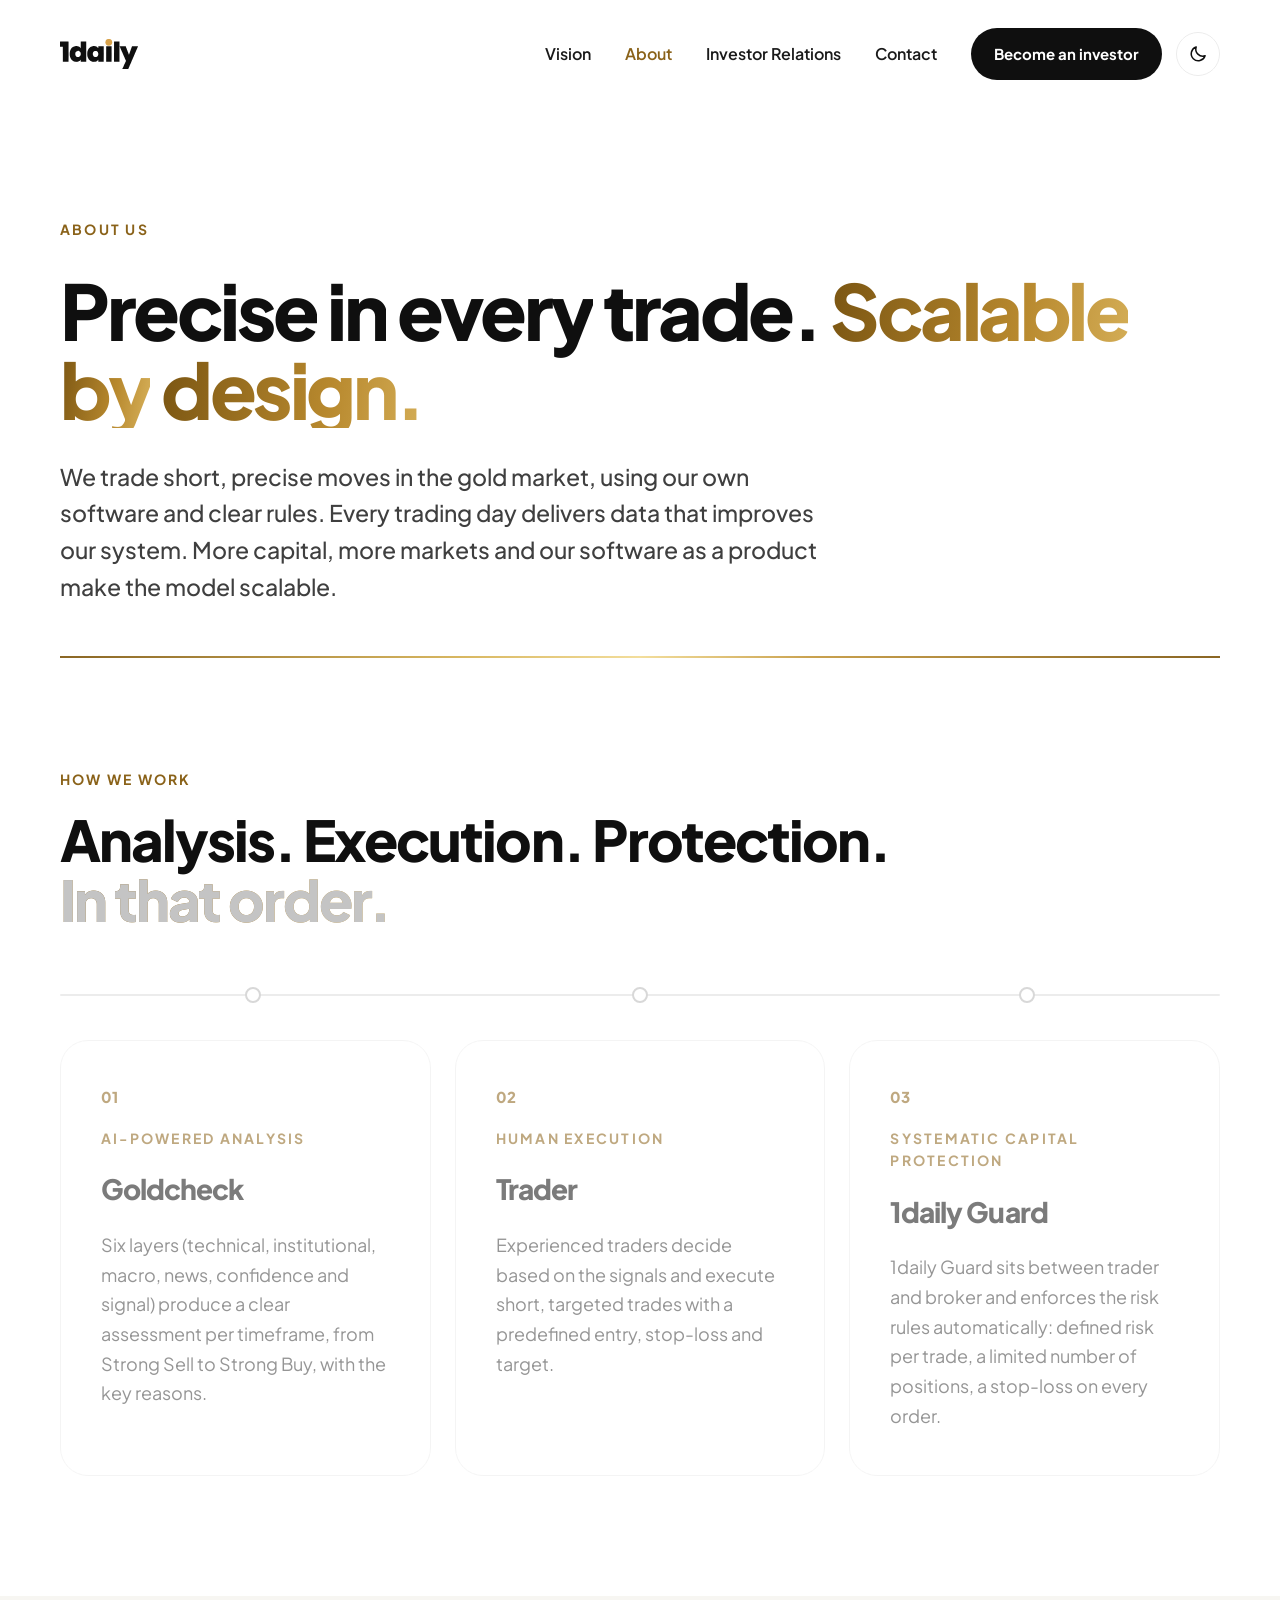
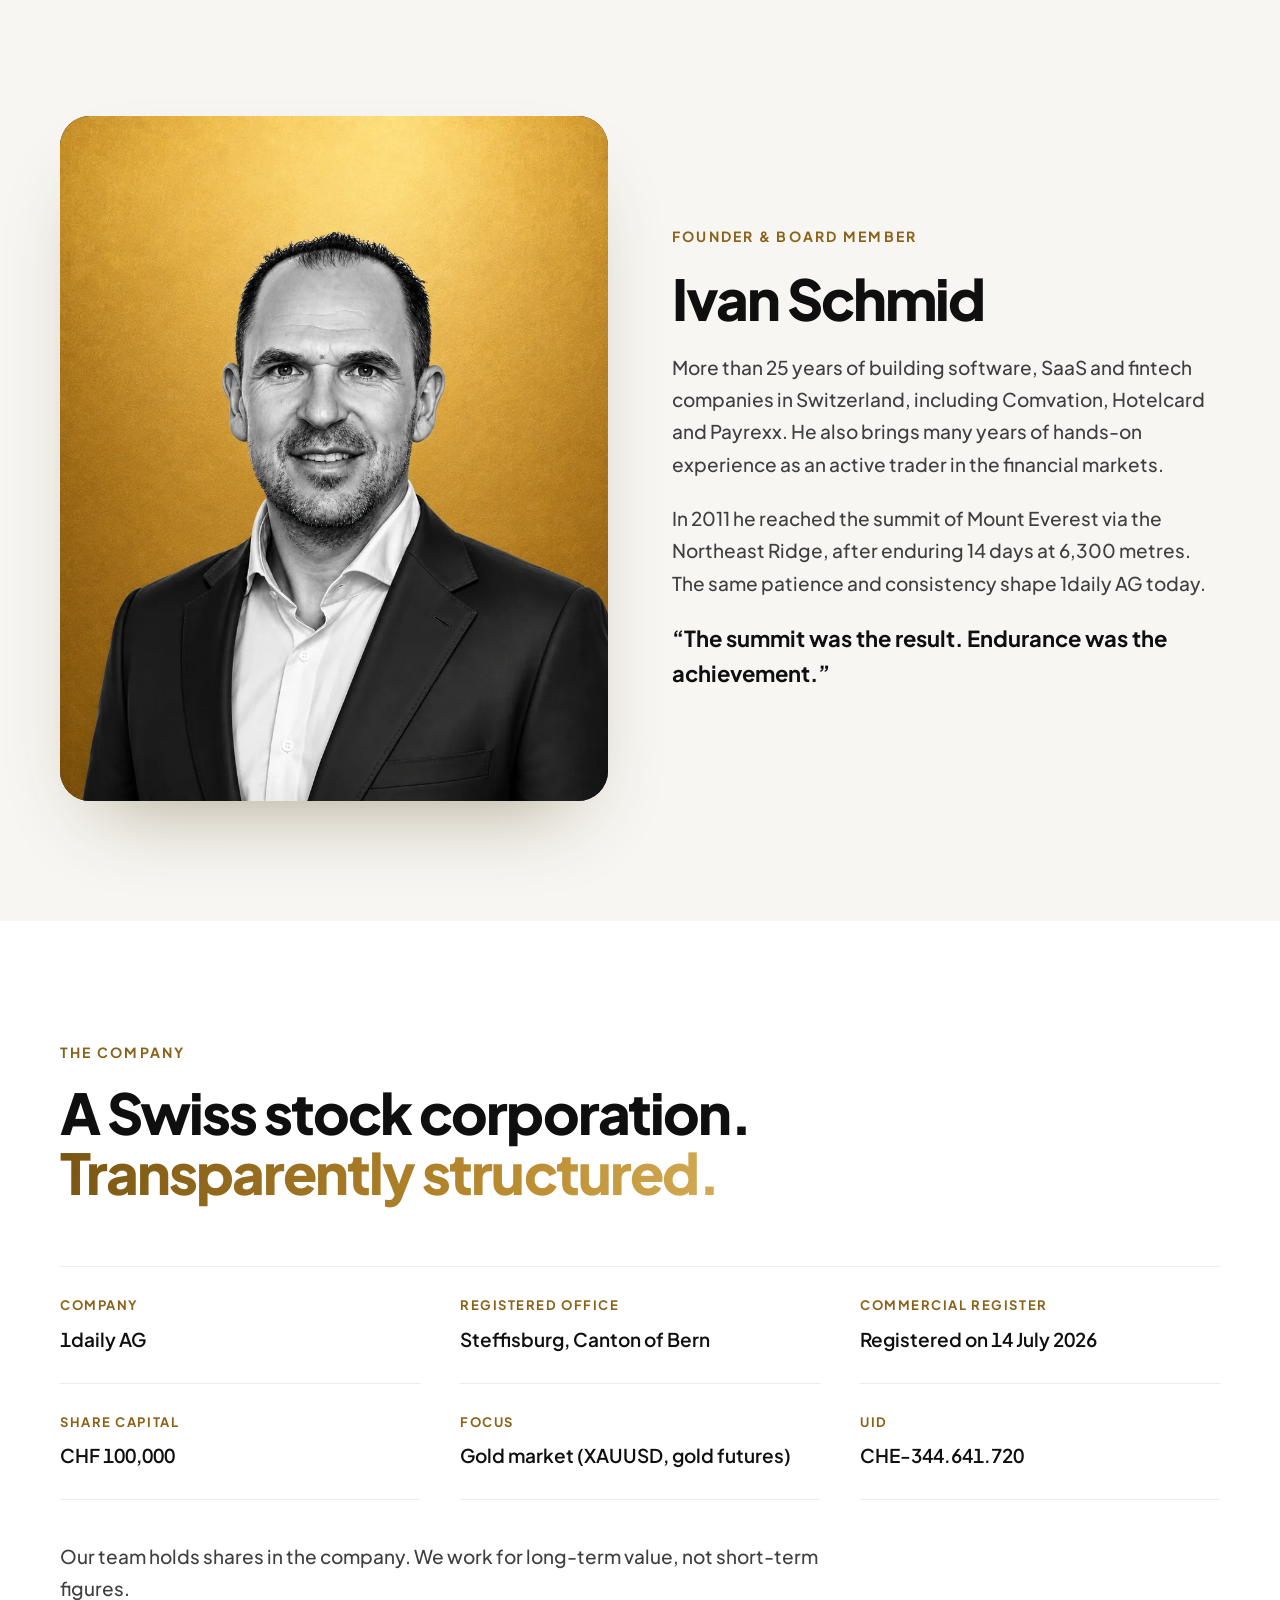
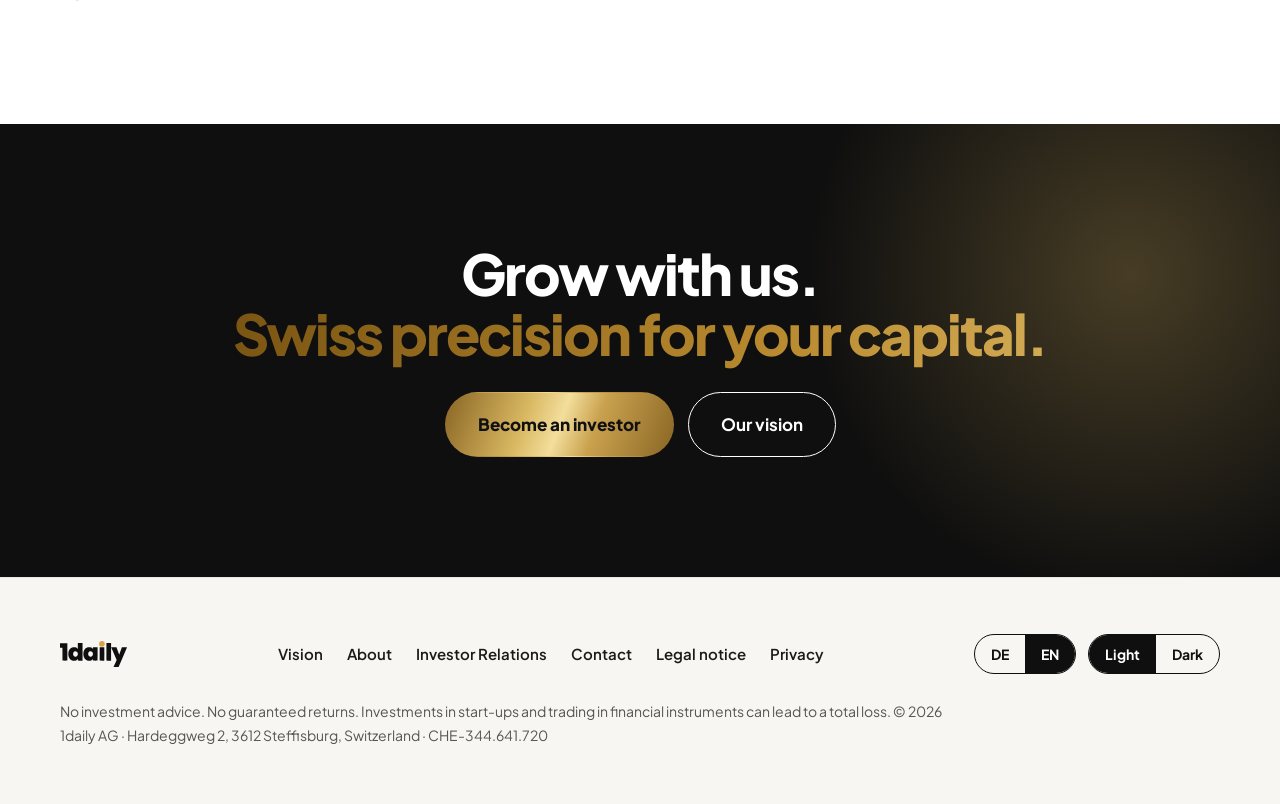
<file: ueber-uns.html>
<!doctype html>
<html lang="de">
<head>
<meta charset="utf-8">
<meta name="viewport" content="width=device-width, initial-scale=1">
<title>Über uns | 1daily AG</title>
<meta name="description" content="Die 1daily AG aus Steffisburg verbindet künstliche Intelligenz, erfahrene Trader und systematischen Kapitalschutz am Goldmarkt.">
<meta property="og:type" content="website">
<meta property="og:title" content="Über uns | 1daily AG">
<meta property="og:description" content="Die 1daily AG aus Steffisburg verbindet künstliche Intelligenz, erfahrene Trader und systematischen Kapitalschutz am Goldmarkt.">
<meta property="og:locale" content="de_CH">
<meta property="og:image" content="https://schmid-business-solutions.github.io/1daily-website/assets/img/og-image.jpg">
<meta property="og:image:width" content="1200">
<meta property="og:image:height" content="630">
<meta name="twitter:card" content="summary_large_image">
<meta name="theme-color" content="#FFFFFF">
<link rel="alternate" hreflang="de" href="ueber-uns.html">
<link rel="alternate" hreflang="en" href="en/about.html">
<link rel="alternate" hreflang="x-default" href="ueber-uns.html">
<link rel="icon" href="assets/img/favicon.svg" type="image/svg+xml">
<link rel="icon" href="assets/img/favicon-32.png" sizes="32x32" type="image/png">
<link rel="apple-touch-icon" href="assets/img/apple-touch-icon.png">
<link rel="preload" href="assets/fonts/plus-jakarta-sans-latin-800-normal.woff2" as="font" type="font/woff2" crossorigin>
<script>(function(){var d=document.documentElement,s=null;try{var q=new URLSearchParams(location.search).get("theme");if(q==="dark"||q==="light")localStorage.setItem("theme",q);s=localStorage.getItem("theme")}catch(e){}var dark=s?s==="dark":!!(window.matchMedia&&matchMedia("(prefers-color-scheme: dark)").matches);if(dark)d.setAttribute("data-theme","dark")})();</script>
<link rel="stylesheet" href="assets/css/style.css?v=13">
<link rel="stylesheet" href="assets/css/dark.css?v=2">
<script>
/* Spracherkennung: Deutsch ist Standard; ohne Deutsch im Browser → Englisch. Manuelle Wahl hat Vorrang. */
(function(){try{if(/bot|crawl|spider|slurp|lighthouse/i.test(navigator.userAgent))return;var cur=document.documentElement.lang,s=localStorage.getItem('lang'),want=s;
if(!want){var l=(navigator.languages&&navigator.languages.length?navigator.languages:[navigator.language||'']).map(function(x){return(x||'').toLowerCase()});
want=cur==='de'?(l.some(function(x){return x.indexOf('de')===0})?'de':'en'):((l[0]||'').indexOf('de')===0?'de':'en');}
if(want!==cur){var alt=document.querySelector('link[rel=alternate][hreflang='+want+']');if(alt)location.replace(alt.getAttribute('href'));}}catch(e){}})();
</script>
</head>
<body>
<a class="skip" href="#main">Zum Inhalt springen</a>
<header class="site-header"><div class="wrap">
<a class="wordmark" href="index.html" aria-label="1daily AG, zur Startseite"><img class="logo logo-l" src="assets/img/logo-1daily.svg" alt="" width="78" height="30"><img class="logo logo-d" src="assets/img/logo-1daily-white.svg" alt="" width="78" height="30"></a>
<div class="hdr-right"><nav class="nav" aria-label="Hauptnavigation"><a class="nl" href="vision.html">Vision</a><a class="nl" href="ueber-uns.html" aria-current="page">Über uns</a><a class="nl" href="investor-relations.html">Investoren</a><a class="nl" href="kontakt.html">Kontakt</a><a class="btn btn-dark btn-sm" href="investor-relations.html#form">Investor werden</a></nav>
<button class="theme-toggle" type="button" data-theme-toggle aria-label="Farbschema wechseln" title="Farbschema wechseln"><svg class="ic-moon" width="20" height="20" viewBox="0 0 24 24" fill="none" stroke="currentColor" stroke-width="1.8" stroke-linecap="round" stroke-linejoin="round" aria-hidden="true"><path d="M20.5 14.2A8.5 8.5 0 0 1 9.8 3.5a8.5 8.5 0 1 0 10.7 10.7z"/></svg><svg class="ic-sun" width="20" height="20" viewBox="0 0 24 24" fill="none" stroke="currentColor" stroke-width="1.8" stroke-linecap="round" aria-hidden="true"><circle cx="12" cy="12" r="4.2"/><path d="M12 2.5v2.2M12 19.3v2.2M4.6 4.6l1.6 1.6M17.8 17.8l1.6 1.6M2.5 12h2.2M19.3 12h2.2M4.6 19.4l1.6-1.6M17.8 6.2l1.6-1.6"/></svg></button><button class="burger" type="button" data-menu="open" aria-label="Menü öffnen" aria-expanded="false" aria-controls="mmenu"><svg width="28" height="28" viewBox="0 0 28 28" fill="none" stroke-width="2.2" stroke-linecap="round" aria-hidden="true"><defs><linearGradient id="bgold" x1="0" y1="0" x2="1" y2="0"><stop offset="0" stop-color="#8A6624"/><stop offset=".55" stop-color="#D9B862"/><stop offset="1" stop-color="#B8892E"/></linearGradient></defs><path stroke="url(#bgold)" d="M4 8h20M10 14h14M16 20h8"/></svg></button></div>
</div></header>
<div class="mmenu" id="mmenu" role="dialog" aria-modal="true" aria-label="Menü">
<div class="mmenu-top"><a class="wordmark" href="index.html" aria-label="1daily AG, zur Startseite"><img class="logo logo-l" src="assets/img/logo-1daily.svg" alt="" width="78" height="30"><img class="logo logo-d" src="assets/img/logo-1daily-white.svg" alt="" width="78" height="30"></a><button class="burger close" style="display:inline-flex" type="button" data-menu="close" aria-label="Menü schliessen"><svg width="22" height="22" viewBox="0 0 24 24" fill="none" stroke="#0F0F0F" stroke-width="2" stroke-linecap="round" aria-hidden="true"><path d="M6 6l12 12M18 6L6 18"/></svg></button></div>
<nav aria-label="Mobile Navigation"><a href="vision.html">Vision<svg width="22" height="22" viewBox="0 0 24 24" fill="none" stroke="#8A6219" stroke-width="2" aria-hidden="true"><path d="M5 12h14M13 6l6 6-6 6"/></svg></a><a href="ueber-uns.html" aria-current="page">Über uns<svg width="22" height="22" viewBox="0 0 24 24" fill="none" stroke="#8A6219" stroke-width="2" aria-hidden="true"><path d="M5 12h14M13 6l6 6-6 6"/></svg></a><a href="investor-relations.html">Investoren<svg width="22" height="22" viewBox="0 0 24 24" fill="none" stroke="#8A6219" stroke-width="2" aria-hidden="true"><path d="M5 12h14M13 6l6 6-6 6"/></svg></a><a href="kontakt.html">Kontakt<svg width="22" height="22" viewBox="0 0 24 24" fill="none" stroke="#8A6219" stroke-width="2" aria-hidden="true"><path d="M5 12h14M13 6l6 6-6 6"/></svg></a></nav>
<div class="mmenu-bottom"><a class="btn btn-gold" href="investor-relations.html#form">Investor werden</a>
<div class="lang" style="align-self:center" aria-label="Sprache"><a href="ueber-uns.html" data-lang="de" hreflang="de" lang="de" aria-current="true">Deutsch</a><a href="en/about.html" data-lang="en" hreflang="en" lang="en">English</a></div>
<small>1daily AG · Steffisburg, Schweiz</small></div>
</div>
<main id="main">

<section class="wrap page-hero">
<div class="eyebrow up">Über uns</div>
<h1 class="up u1">Präzise im Kleinen. <span class="gold">Skalierbar im Grossen.</span></h1>
<p class="lead up u2">Wir handeln kurze, präzise Bewegungen am Goldmarkt, mit eigener Software und klaren Regeln. Jeder Handelstag liefert Daten, die unser System verbessern. Mehr Kapital, mehr Märkte und unsere Software als Produkt machen das Modell skalierbar.</p>
<div class="rule up u3" style="margin-top:20px"></div>
</section>
<section class="wrap" style="padding-bottom:120px">
<div class="sec-head reveal"><div class="eyebrow">So arbeiten wir</div><h2 class="h-l">Analyse. Handel. Schutz. <span class="gold">In dieser Reihenfolge.</span></h2></div>
<div class="grid g3" data-flow><article class="card reveal"><div class="num">01</div><div class="eyebrow">Analyse mit künstlicher Intelligenz</div><h3 style="font-size:28px">Goldcheck</h3><p>Sechs Ebenen (Technik, institutionelle Daten, Makro, News, Confidence und Signal) ergeben pro Timeframe eine klare Einschätzung von Strong Sell bis Strong Buy, mit den wichtigsten Gründen.</p></article><article class="card reveal"><div class="num">02</div><div class="eyebrow">Menschliche Umsetzung</div><h3 style="font-size:28px">Trader</h3><p>Erfahrene Trader entscheiden auf Basis der Signale und handeln kurze, gezielte Trades mit vorab definiertem Einstieg, Stop-Loss und Ziel.</p></article><article class="card reveal"><div class="num">03</div><div class="eyebrow">Systematischer Kapitalschutz</div><h3 style="font-size:28px">1daily&nbsp;Guard</h3><p>1daily&nbsp;Guard sitzt zwischen Trader und Broker und setzt die Risikoregeln automatisch durch: definiertes Risiko pro Trade, begrenzte Anzahl Positionen, Stop-Loss bei jeder Order.</p></article></div></section>
<section class="bg-cream"><div class="wrap sec"><div class="split reveal" style="align-items:center">
<figure class="portrait photo"><picture><source srcset="assets/img/ivan-schmid.webp" type="image/webp"><img src="assets/img/ivan-schmid.jpg" alt="Porträt Ivan Schmid, Gründer der 1daily AG" width="900" height="1125" loading="lazy" decoding="async" style="object-position:50% 30%"></picture></figure>
<div class="stack"><div class="eyebrow">Gründer &amp; Verwaltungsrat</div>
<h2 class="h-l">Ivan Schmid</h2>
<p class="body">Über 25 Jahre Aufbau von Software-, SaaS- und Fintech-Unternehmen in der Schweiz, darunter Comvation, Hotelcard und Payrexx. Dazu die Erfahrung eines Traders, der die Finanzmärkte intensiv von innen kennt.</p>
<p class="body">2011 stand er nach 14 Tagen Ausharren auf 6300 Metern auf dem Gipfel des Mount Everest, über den Nordostgrat. Dieselbe Geduld und Konsequenz prägen heute die 1daily AG.</p>
<p class="q" style="font-size:22px;font-weight:700;color:var(--ink)">«Der Gipfel war das Ergebnis. Das Ausharren war die Leistung.»</p>
</div></div></div></section>
<section class="wrap sec">
<div class="sec-head reveal"><div class="eyebrow">Das Unternehmen</div><h2 class="h-l">Eine Schweizer Aktiengesellschaft. <span class="gold">Transparent aufgestellt.</span></h2></div>
<dl class="facts reveal" style="margin:0"><div><dt>Firma</dt><dd>1daily AG</dd></div><div><dt>Sitz</dt><dd>Steffisburg, Kanton Bern</dd></div><div><dt>Handelsregister</dt><dd>Eingetragen am 14. Juli 2026</dd></div><div><dt>Aktienkapital</dt><dd>CHF 100'000</dd></div><div><dt>Fokus</dt><dd>Goldmarkt (XAUUSD, Gold-Futures)</dd></div><div><dt>UID</dt><dd>CHE-344.641.720</dd></div></dl>
<p class="body reveal" style="margin-top:40px;max-width:820px">Unser Team ist am Unternehmen beteiligt. Wir arbeiten für den langfristigen Wert, nicht für kurzfristige Zahlen.</p>
</section>
<section class="dark"><div class="glow"></div><div class="wrap sec center" style="position:relative">
<h2 class="h-l">Wachsen Sie mit uns.<br><span class="gold">Schweizer Präzision für Ihr Kapital.</span></h2>
<div class="ctas"><a class="btn btn-gold" href="investor-relations.html#form">Investor werden</a><a class="btn btn-light" href="vision.html" style="background:transparent;color:#FFF;border-color:#FFF">Unsere Vision</a></div>
</div></section>
</main>
<footer class="site-footer"><div class="wrap">
<div class="foot-top"><a class="wordmark" href="index.html" aria-label="1daily AG, zur Startseite"><img class="logo logo-l" src="assets/img/logo-1daily.svg" alt="" width="78" height="30"><img class="logo logo-d" src="assets/img/logo-1daily-white.svg" alt="" width="78" height="30"></a>
<nav class="foot-nav" aria-label="Fusszeile"><a href="vision.html">Vision</a><a href="ueber-uns.html">Über uns</a><a href="investor-relations.html">Investoren</a><a href="kontakt.html">Kontakt</a><a href="kontakt.html#impressum">Impressum</a><a href="datenschutz.html">Datenschutz</a></nav>
<div class="foot-switch"><div class="lang" role="group" aria-label="Sprache wählen"><a href="ueber-uns.html" data-lang="de" hreflang="de" lang="de" aria-current="true">DE</a><a href="en/about.html" data-lang="en" hreflang="en" lang="en">EN</a></div><div class="lang theme-seg" role="group" aria-label="Farbschema"><button type="button" data-theme-set="light">Hell</button><button type="button" data-theme-set="dark">Dunkel</button></div></div></div>
<p class="foot-legal">Keine Anlageberatung. Keine Renditegarantie. Investitionen in Jungunternehmen und der Handel mit Finanzinstrumenten können zum Totalverlust führen. © 2026 1daily AG · Hardeggweg 2, 3612 Steffisburg, Schweiz · CHE-344.641.720</p>
</div></footer>
<script src="assets/js/config.js?v=5"></script>

<script src="assets/js/anim.js?v=4"></script>
<script src="assets/js/main.js?v=10"></script>
</body>
</html>
</file>
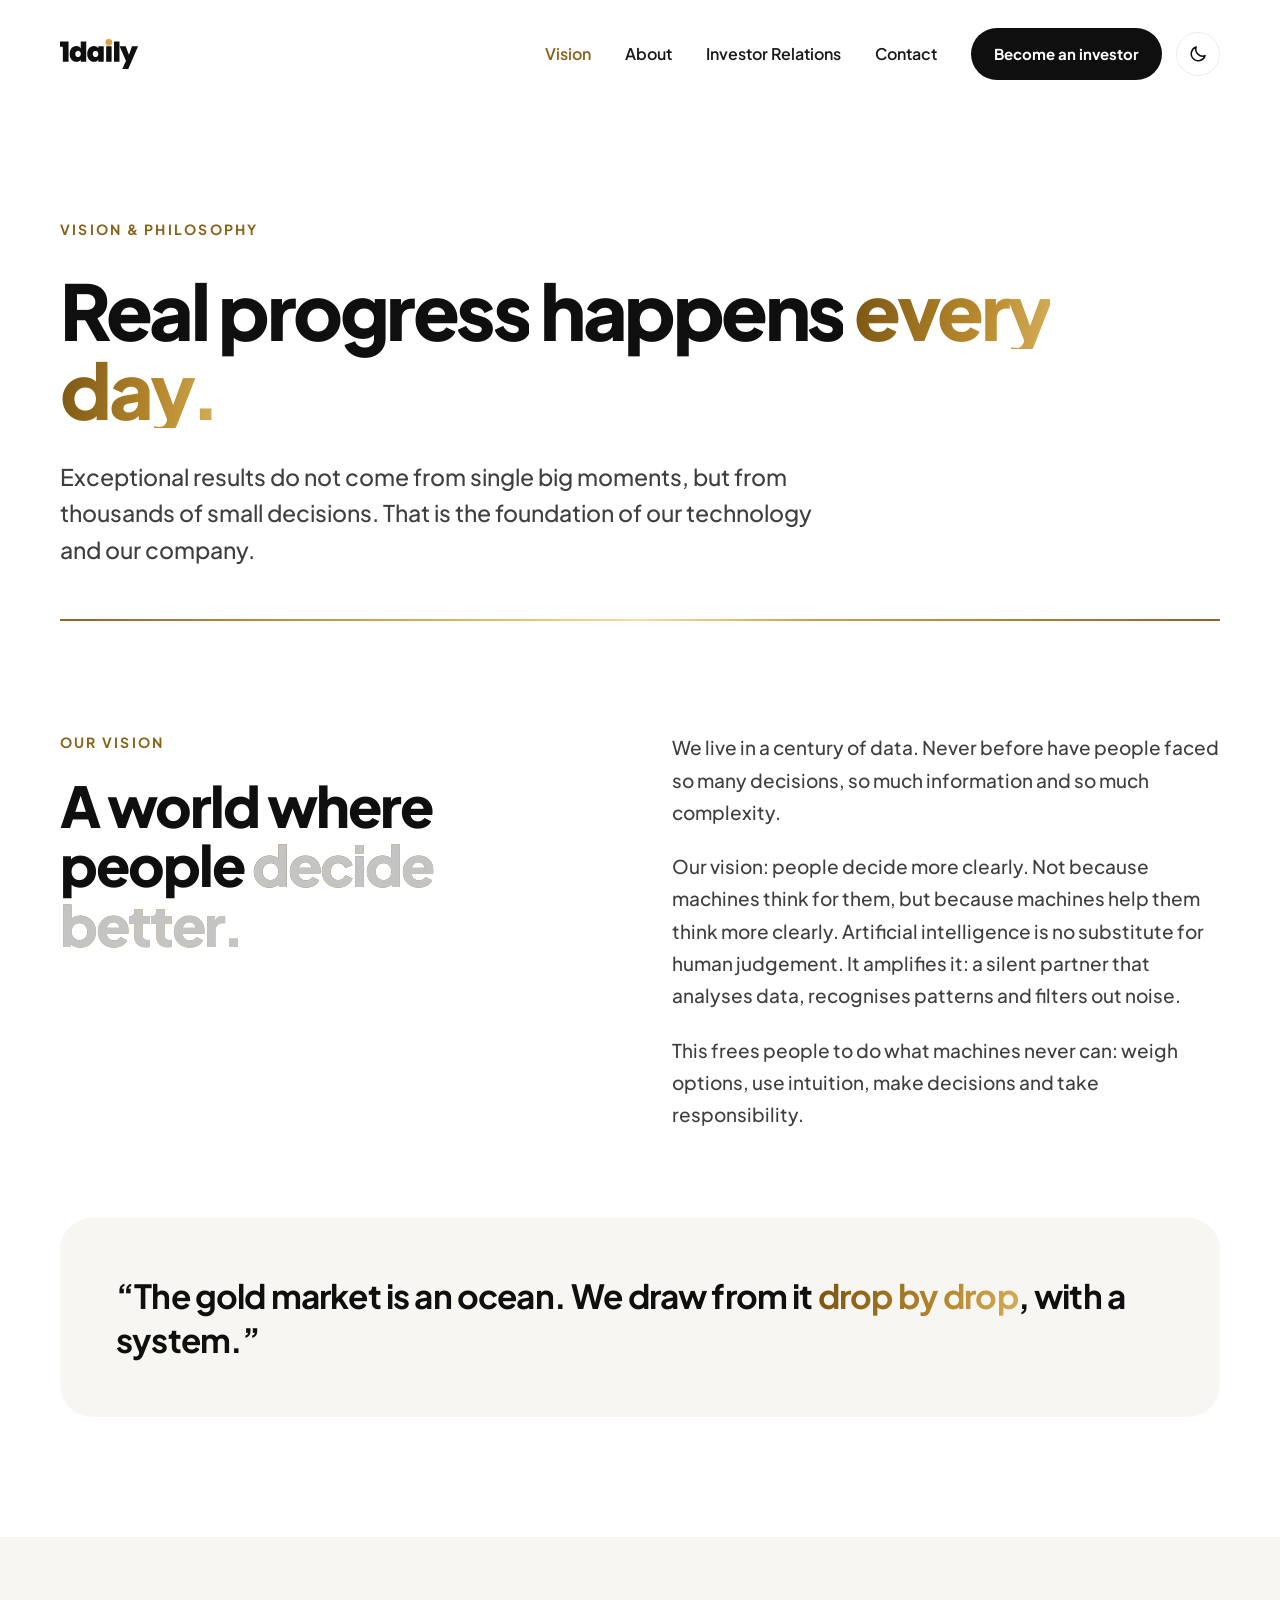
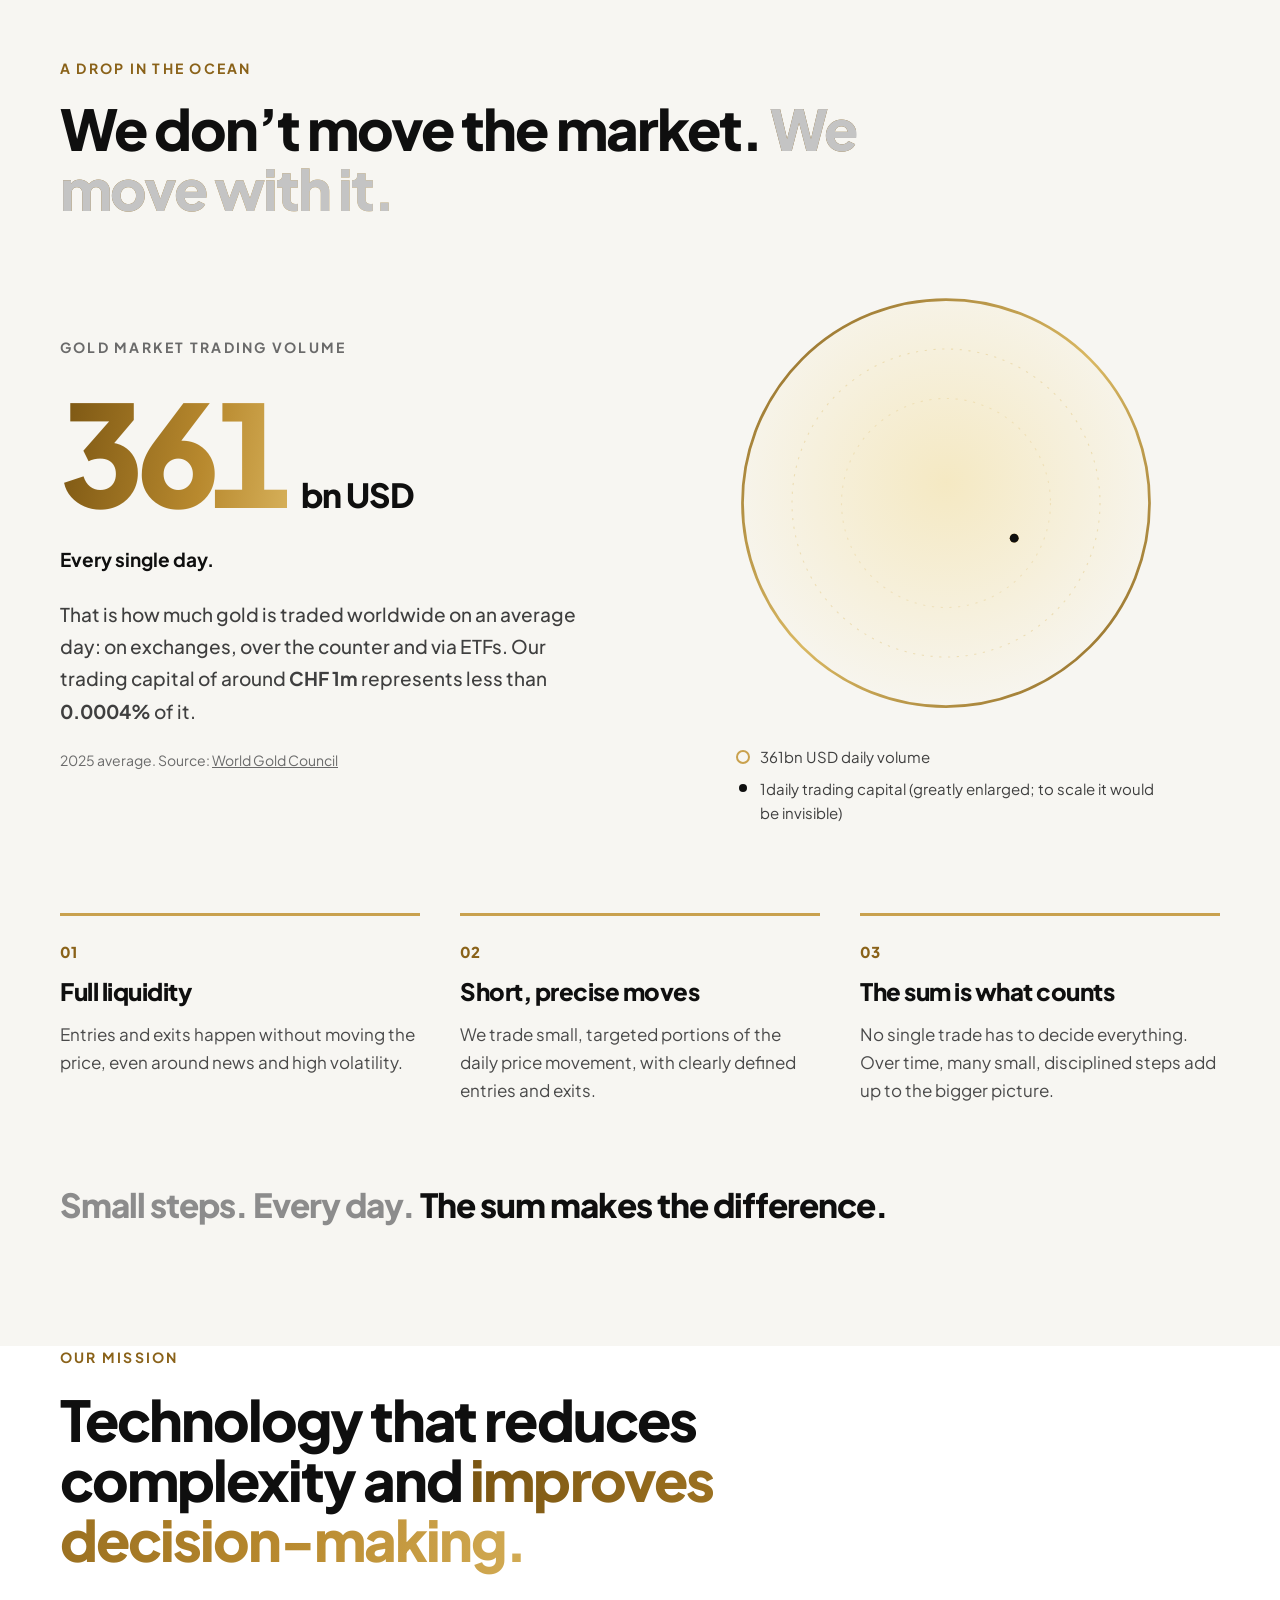
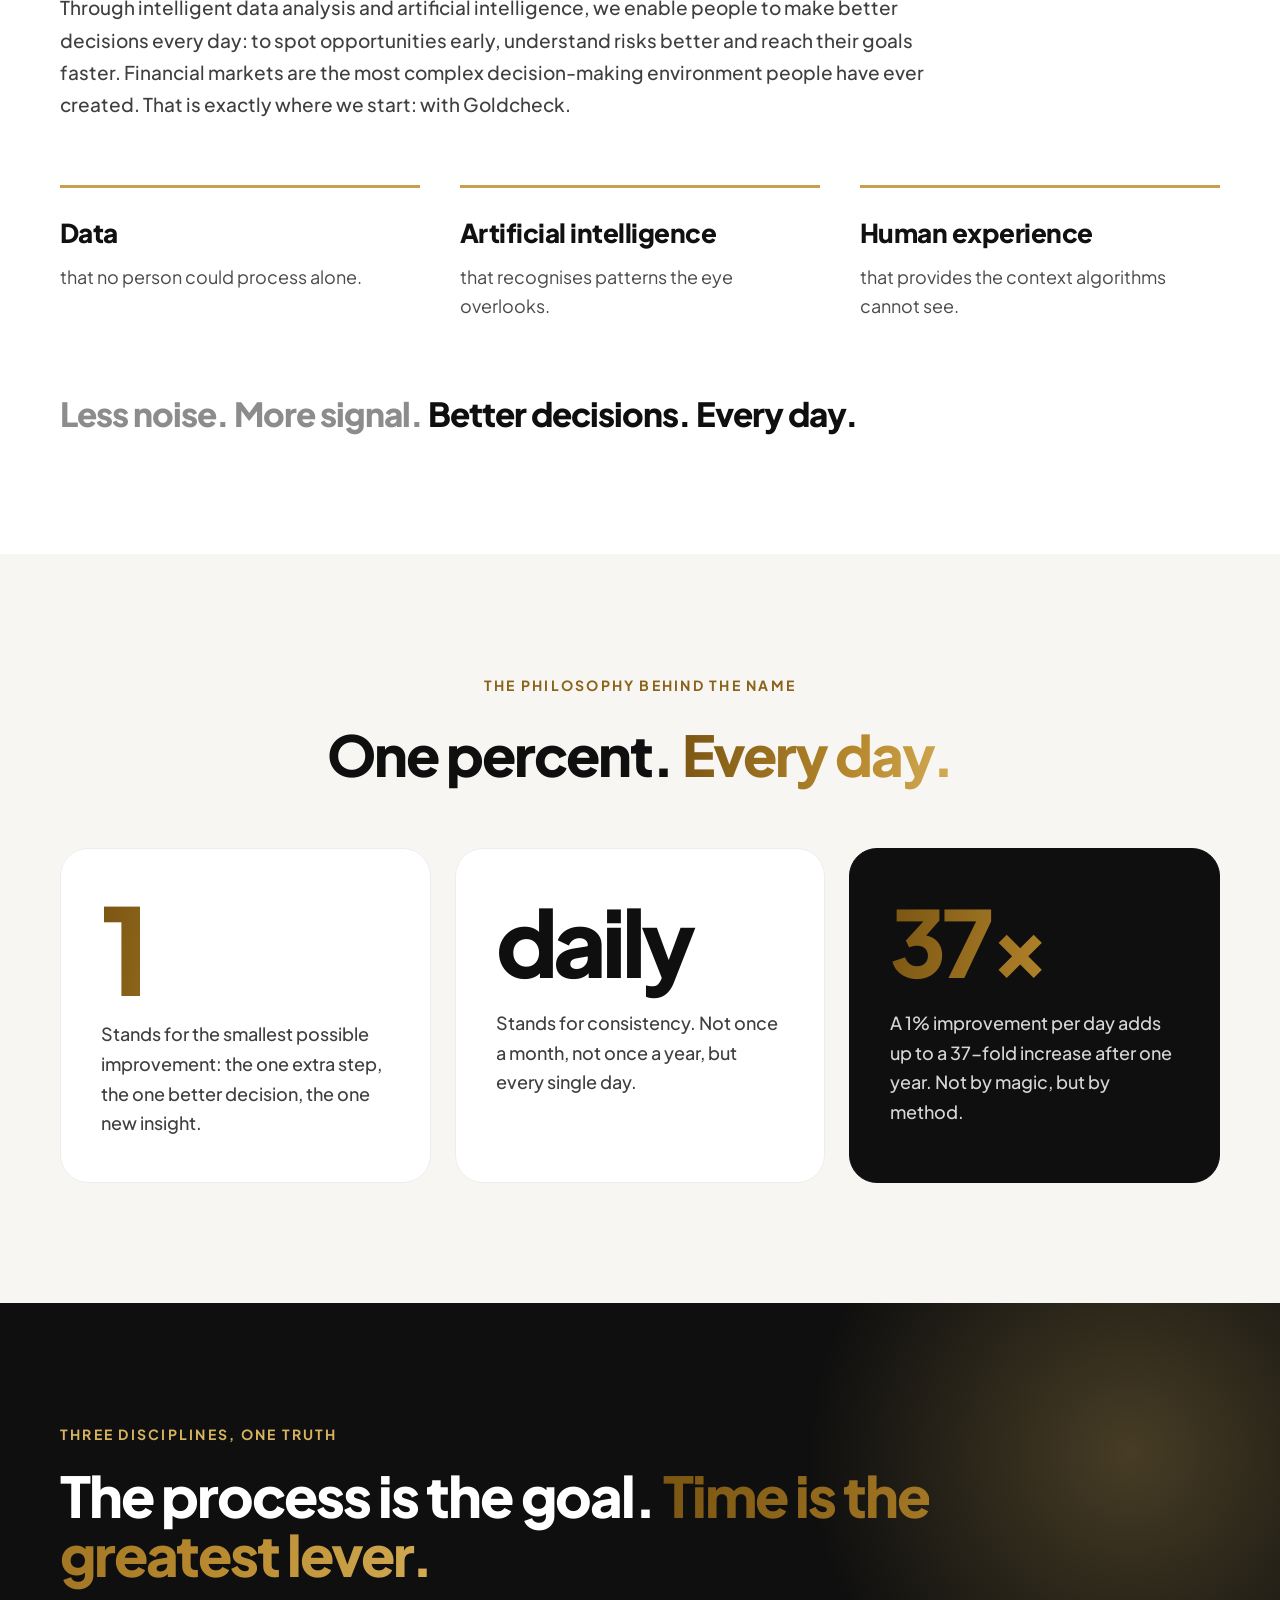
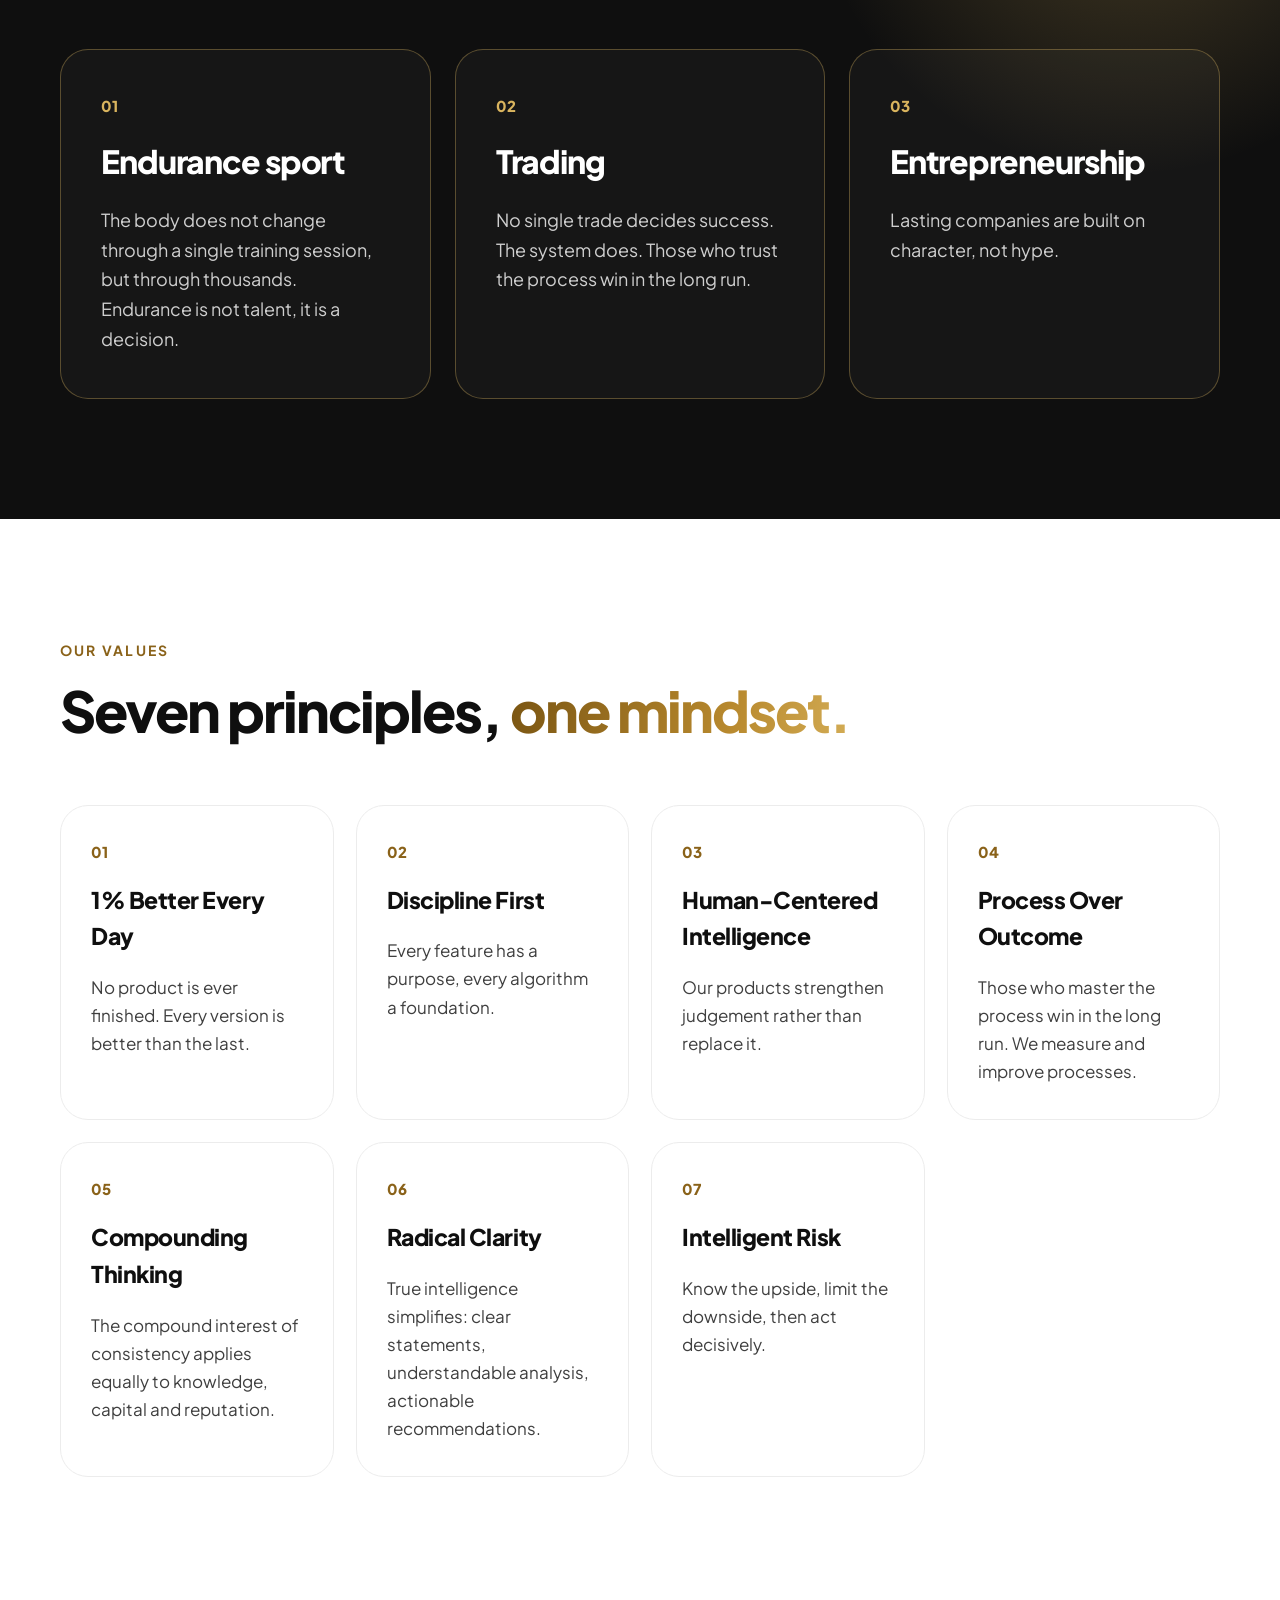
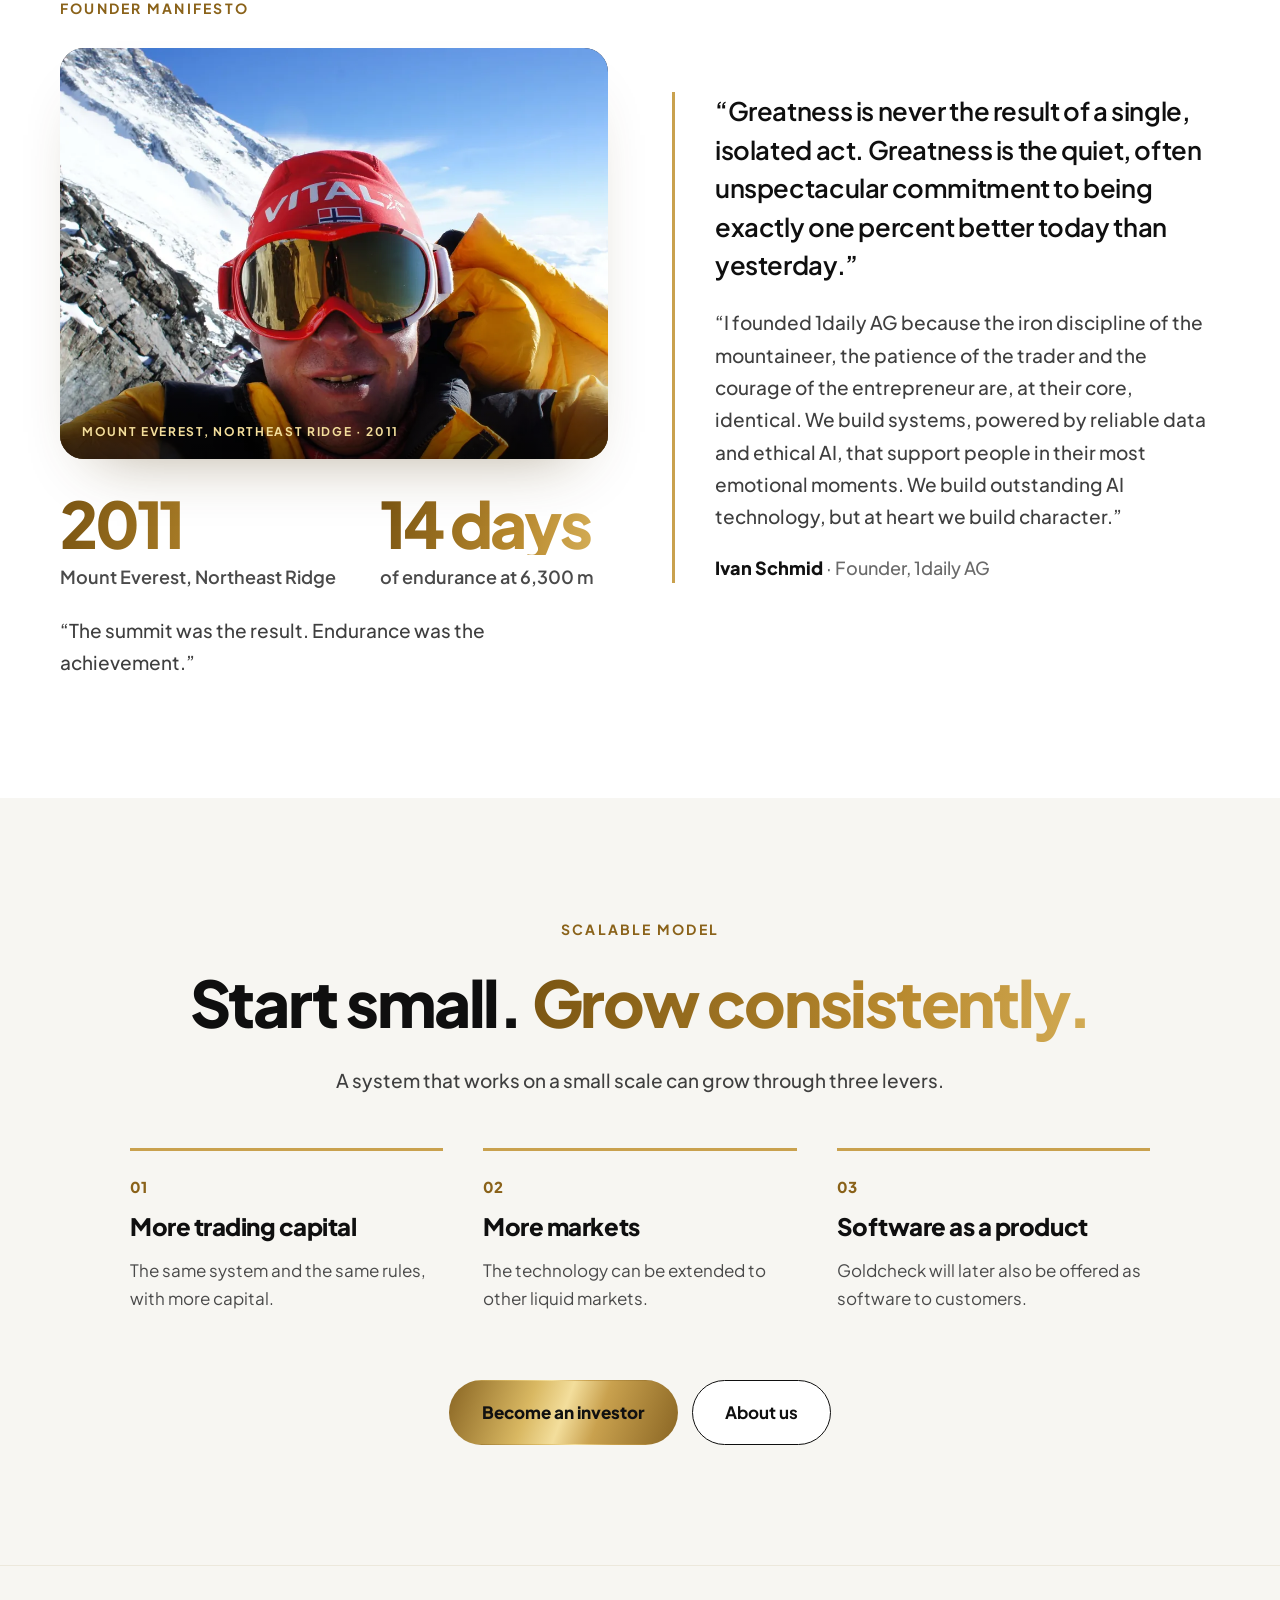
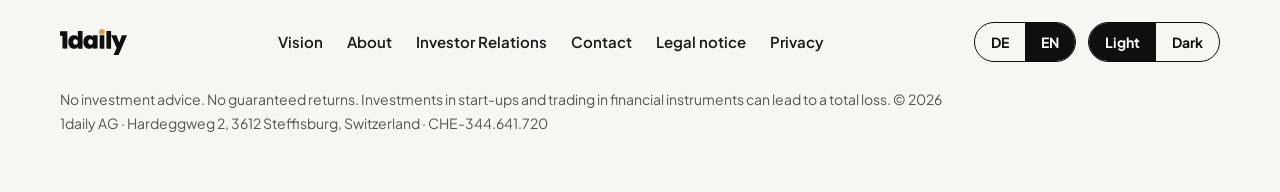
<file: vision.html>
<!doctype html>
<html lang="de">
<head>
<meta charset="utf-8">
<meta name="viewport" content="width=device-width, initial-scale=1">
<title>Vision &amp; Philosophie | 1daily AG</title>
<meta name="description" content="Echter Fortschritt entsteht jeden Tag: Vision, Mission, Werte und Gründer-Manifest der 1daily AG.">
<meta property="og:type" content="website">
<meta property="og:title" content="Vision &amp; Philosophie | 1daily AG">
<meta property="og:description" content="Echter Fortschritt entsteht jeden Tag: Vision, Mission, Werte und Gründer-Manifest der 1daily AG.">
<meta property="og:locale" content="de_CH">
<meta property="og:image" content="https://schmid-business-solutions.github.io/1daily-website/assets/img/og-image.jpg">
<meta property="og:image:width" content="1200">
<meta property="og:image:height" content="630">
<meta name="twitter:card" content="summary_large_image">
<meta name="theme-color" content="#FFFFFF">
<link rel="alternate" hreflang="de" href="vision.html">
<link rel="alternate" hreflang="en" href="en/vision.html">
<link rel="alternate" hreflang="x-default" href="vision.html">
<link rel="icon" href="assets/img/favicon.svg" type="image/svg+xml">
<link rel="icon" href="assets/img/favicon-32.png" sizes="32x32" type="image/png">
<link rel="apple-touch-icon" href="assets/img/apple-touch-icon.png">
<link rel="preload" href="assets/fonts/plus-jakarta-sans-latin-800-normal.woff2" as="font" type="font/woff2" crossorigin>
<script>(function(){var d=document.documentElement,s=null;try{var q=new URLSearchParams(location.search).get("theme");if(q==="dark"||q==="light")localStorage.setItem("theme",q);s=localStorage.getItem("theme")}catch(e){}var dark=s?s==="dark":!!(window.matchMedia&&matchMedia("(prefers-color-scheme: dark)").matches);if(dark)d.setAttribute("data-theme","dark")})();</script>
<link rel="stylesheet" href="assets/css/style.css?v=13">
<link rel="stylesheet" href="assets/css/dark.css?v=2">
<script>
/* Spracherkennung: Deutsch ist Standard; ohne Deutsch im Browser → Englisch. Manuelle Wahl hat Vorrang. */
(function(){try{if(/bot|crawl|spider|slurp|lighthouse/i.test(navigator.userAgent))return;var cur=document.documentElement.lang,s=localStorage.getItem('lang'),want=s;
if(!want){var l=(navigator.languages&&navigator.languages.length?navigator.languages:[navigator.language||'']).map(function(x){return(x||'').toLowerCase()});
want=cur==='de'?(l.some(function(x){return x.indexOf('de')===0})?'de':'en'):((l[0]||'').indexOf('de')===0?'de':'en');}
if(want!==cur){var alt=document.querySelector('link[rel=alternate][hreflang='+want+']');if(alt)location.replace(alt.getAttribute('href'));}}catch(e){}})();
</script>
</head>
<body>
<a class="skip" href="#main">Zum Inhalt springen</a>
<header class="site-header"><div class="wrap">
<a class="wordmark" href="index.html" aria-label="1daily AG, zur Startseite"><img class="logo logo-l" src="assets/img/logo-1daily.svg" alt="" width="78" height="30"><img class="logo logo-d" src="assets/img/logo-1daily-white.svg" alt="" width="78" height="30"></a>
<div class="hdr-right"><nav class="nav" aria-label="Hauptnavigation"><a class="nl" href="vision.html" aria-current="page">Vision</a><a class="nl" href="ueber-uns.html">Über uns</a><a class="nl" href="investor-relations.html">Investoren</a><a class="nl" href="kontakt.html">Kontakt</a><a class="btn btn-dark btn-sm" href="investor-relations.html#form">Investor werden</a></nav>
<button class="theme-toggle" type="button" data-theme-toggle aria-label="Farbschema wechseln" title="Farbschema wechseln"><svg class="ic-moon" width="20" height="20" viewBox="0 0 24 24" fill="none" stroke="currentColor" stroke-width="1.8" stroke-linecap="round" stroke-linejoin="round" aria-hidden="true"><path d="M20.5 14.2A8.5 8.5 0 0 1 9.8 3.5a8.5 8.5 0 1 0 10.7 10.7z"/></svg><svg class="ic-sun" width="20" height="20" viewBox="0 0 24 24" fill="none" stroke="currentColor" stroke-width="1.8" stroke-linecap="round" aria-hidden="true"><circle cx="12" cy="12" r="4.2"/><path d="M12 2.5v2.2M12 19.3v2.2M4.6 4.6l1.6 1.6M17.8 17.8l1.6 1.6M2.5 12h2.2M19.3 12h2.2M4.6 19.4l1.6-1.6M17.8 6.2l1.6-1.6"/></svg></button><button class="burger" type="button" data-menu="open" aria-label="Menü öffnen" aria-expanded="false" aria-controls="mmenu"><svg width="28" height="28" viewBox="0 0 28 28" fill="none" stroke-width="2.2" stroke-linecap="round" aria-hidden="true"><defs><linearGradient id="bgold" x1="0" y1="0" x2="1" y2="0"><stop offset="0" stop-color="#8A6624"/><stop offset=".55" stop-color="#D9B862"/><stop offset="1" stop-color="#B8892E"/></linearGradient></defs><path stroke="url(#bgold)" d="M4 8h20M10 14h14M16 20h8"/></svg></button></div>
</div></header>
<div class="mmenu" id="mmenu" role="dialog" aria-modal="true" aria-label="Menü">
<div class="mmenu-top"><a class="wordmark" href="index.html" aria-label="1daily AG, zur Startseite"><img class="logo logo-l" src="assets/img/logo-1daily.svg" alt="" width="78" height="30"><img class="logo logo-d" src="assets/img/logo-1daily-white.svg" alt="" width="78" height="30"></a><button class="burger close" style="display:inline-flex" type="button" data-menu="close" aria-label="Menü schliessen"><svg width="22" height="22" viewBox="0 0 24 24" fill="none" stroke="#0F0F0F" stroke-width="2" stroke-linecap="round" aria-hidden="true"><path d="M6 6l12 12M18 6L6 18"/></svg></button></div>
<nav aria-label="Mobile Navigation"><a href="vision.html" aria-current="page">Vision<svg width="22" height="22" viewBox="0 0 24 24" fill="none" stroke="#8A6219" stroke-width="2" aria-hidden="true"><path d="M5 12h14M13 6l6 6-6 6"/></svg></a><a href="ueber-uns.html">Über uns<svg width="22" height="22" viewBox="0 0 24 24" fill="none" stroke="#8A6219" stroke-width="2" aria-hidden="true"><path d="M5 12h14M13 6l6 6-6 6"/></svg></a><a href="investor-relations.html">Investoren<svg width="22" height="22" viewBox="0 0 24 24" fill="none" stroke="#8A6219" stroke-width="2" aria-hidden="true"><path d="M5 12h14M13 6l6 6-6 6"/></svg></a><a href="kontakt.html">Kontakt<svg width="22" height="22" viewBox="0 0 24 24" fill="none" stroke="#8A6219" stroke-width="2" aria-hidden="true"><path d="M5 12h14M13 6l6 6-6 6"/></svg></a></nav>
<div class="mmenu-bottom"><a class="btn btn-gold" href="investor-relations.html#form">Investor werden</a>
<div class="lang" style="align-self:center" aria-label="Sprache"><a href="vision.html" data-lang="de" hreflang="de" lang="de" aria-current="true">Deutsch</a><a href="en/vision.html" data-lang="en" hreflang="en" lang="en">English</a></div>
<small>1daily AG · Steffisburg, Schweiz</small></div>
</div>
<main id="main">

<section class="wrap page-hero">
<div class="eyebrow up">Vision &amp; Philosophie</div>
<h1 class="up u1">Echter Fortschritt entsteht <span class="gold">jeden Tag.</span></h1>
<p class="lead up u2">Aussergewöhnliche Ergebnisse entstehen nicht durch einzelne grosse Momente, sondern durch tausende kleine Entscheidungen. Darauf bauen wir unsere Technologie und unser Unternehmen.</p>
<div class="rule up u3" style="margin-top:20px"></div>
</section>
<section class="wrap" style="padding-bottom:120px"><div class="split reveal">
<div class="stack"><div class="eyebrow">Unsere Vision</div><h2 class="h-l">Eine Welt, in der Menschen <span class="gold">besser entscheiden.</span></h2></div>
<div class="stack">
<p class="body">Wir leben in einem Jahrhundert der Daten. Noch nie standen Menschen vor so vielen Entscheidungen, so viel Information und so viel Komplexität.</p>
<p class="body">Unsere Vision: Menschen entscheiden klarer. Nicht weil Maschinen für sie denken, sondern weil Maschinen ihnen helfen, klarer zu denken. Künstliche Intelligenz ist kein Ersatz für menschliches Urteilsvermögen. Sie ist dessen Verstärker: ein stiller Partner, der Daten analysiert, Muster erkennt und Rauschen herausfiltert.</p>
<p class="body">Damit der Mensch das tun kann, was Maschinen nie können: abwägen, spüren, entscheiden, verantworten.</p></div></div>
<blockquote class="quote reveal" style="margin-top:88px">«Der Goldmarkt ist ein Ozean. Wir schöpfen daraus <span class="gold">Tropfen für Tropfen</span>, mit System.»</blockquote>
</section>
<section class="bg-cream ocean" id="ozean"><div class="wrap sec">
<div class="sec-head reveal"><div class="eyebrow">Ein Tropfen im Ozean</div><h2 class="h-l">Wir bewegen den Markt nicht. <span class="gold">Wir bewegen uns mit ihm.</span></h2></div>
<div class="ocean-grid">
<div class="stack reveal">
<div class="eyebrow" style="color:var(--muted)">Handelsvolumen am Goldmarkt</div>
<div class="ocean-big"><span class="count gold">361</span><span class="ocean-unit">Mrd. USD</span></div>
<p class="body" style="font-weight:700;color:var(--ink)">Jeden Tag.</p>
<p class="body">So viel Gold wird weltweit durchschnittlich pro Tag gehandelt: an Börsen, im ausserbörslichen Handel und über ETFs. Unser Handelskapital von rund <b>CHF 1 Mio.</b> entspricht davon weniger als <b>0,0004 %</b>.</p>
<p class="ocean-src">Durchschnitt 2025. Quelle: <a href="https://www.gold.org/goldhub/research/gold-strategic-asset-2026-edition/20449" target="_blank" rel="noopener">World Gold Council</a></p>
</div>
<figure class="ocean-fig" data-inview role="img" aria-label="Grafik: Der grosse Kreis steht für das tägliche Handelsvolumen am Goldmarkt, der kleine Punkt für unser Handelskapital.">
<svg viewBox="0 0 400 400" aria-hidden="true">
<defs><radialGradient id="og" cx="50%" cy="45%" r="60%"><stop offset="0" stop-color="#F3DE9C" stop-opacity=".55"/><stop offset="1" stop-color="#F3DE9C" stop-opacity="0"/></radialGradient>
<linearGradient id="ol" x1="0" y1="0" x2="1" y2="1"><stop offset="0" stop-color="#8A6624"/><stop offset=".5" stop-color="#D9B862"/><stop offset="1" stop-color="#8A6624"/></linearGradient></defs>
<circle cx="200" cy="200" r="185" fill="url(#og)"/>
<circle class="o-ring" cx="200" cy="200" r="185" fill="none" stroke="url(#ol)" stroke-width="2.5"/>
<circle class="o-ring2" cx="200" cy="200" r="140" fill="none" stroke="#D9B862" stroke-opacity=".35" stroke-width="1" stroke-dasharray="2 6"/>
<circle class="o-ring2" cx="200" cy="200" r="95" fill="none" stroke="#D9B862" stroke-opacity=".25" stroke-width="1" stroke-dasharray="2 6"/>
<circle class="o-pulse" cx="262" cy="232" r="4" fill="#B8892E"/>
<circle cx="262" cy="232" r="4" fill="#0F0F0F"/>
</svg>
<figcaption><span><i class="lg lg-ring"></i>361 Mrd. USD Tagesvolumen</span><span><i class="lg lg-dot"></i>1daily Handelskapital (stark vergrössert, massstabsgetreu wäre es unsichtbar)</span></figcaption>
</figure>
</div>
<div class="ocean-pts reveal"><div><div class="num">01</div><b>Volle Liquidität</b><p>Ein- und Ausstiege erfolgen ohne Einfluss auf den Preis, auch bei Nachrichten und hoher Volatilität.</p></div><div><div class="num">02</div><b>Kurze, präzise Bewegungen</b><p>Wir handeln gezielt kleine Ausschnitte der täglichen Kursbewegung, mit klar definiertem Ein- und Ausstieg.</p></div><div><div class="num">03</div><b>Die Summe zählt</b><p>Kein einzelner Trade muss alles entscheiden. Viele kleine, disziplinierte Schritte ergeben über die Zeit das Gesamtbild.</p></div></div>
<p class="reveal ocean-close"><span class="muted">Kleine Schritte. Jeden Tag.</span> Die Summe macht den Unterschied.</p>
</div></section>

<section class="wrap" style="padding-bottom:120px"><div class="stack reveal" style="max-width:900px">
<div class="eyebrow">Unsere Mission</div>
<h2 class="h-l">Technologie, die Komplexität reduziert und <span class="gold">Entscheidungsqualität erhöht.</span></h2>
<p class="body">Wir befähigen Menschen durch intelligente Datenanalyse und künstliche Intelligenz, jeden Tag bessere Entscheidungen zu treffen: Chancen frühzeitig zu erkennen, Risiken besser zu verstehen und Ziele schneller zu erreichen. Finanzmärkte sind das komplexeste Entscheidungsumfeld, das Menschen je geschaffen haben. Darum beginnen wir genau dort: mit Goldcheck.</p></div>
<div class="mix reveal"><div><b>Daten</b><p>die ein Mensch allein nicht verarbeiten kann.</p></div><div><b>Künstliche Intelligenz</b><p>die Muster erkennt, die das Auge übersieht.</p></div><div><b>Menschliche Erfahrung</b><p>die den Kontext liefert, den Algorithmen nicht kennen.</p></div></div>
<p class="reveal" style="margin-top:72px;font-size:clamp(26px,2.6vw,38px);font-weight:800;letter-spacing:-.03em;line-height:1.25;color:var(--ink)"><span class="muted">Weniger Rauschen. Mehr Signal.</span> Bessere Entscheidungen. Jeden Tag.</p>
</section>
<section class="bg-cream"><div class="wrap sec">
<div class="center reveal"><div class="eyebrow">Die Philosophie hinter dem Namen</div><h2 class="h-l">Ein Prozent. <span class="gold">Jeden Tag.</span></h2></div>
<div class="grid g3" style="margin-top:64px">
<article class="card"><div class="gold" style="font-size:120px;font-weight:800;line-height:.9;letter-spacing:-.06em">1</div><p class="body">Steht für die kleinste mögliche Verbesserung: den einen zusätzlichen Schritt, die eine bessere Entscheidung, die eine neue Erkenntnis.</p></article>
<article class="card"><div style="font-size:92px;font-weight:800;line-height:1.05;letter-spacing:-.05em;color:var(--ink)">daily</div><p class="body">Steht für Beständigkeit. Nicht einmal pro Monat, nicht einmal pro Jahr, sondern jeden einzelnen Tag.</p></article>
<article class="card" style="background:var(--ink);border-color:var(--ink)"><div class="gold" style="font-size:92px;font-weight:800;line-height:1.05;letter-spacing:-.05em">37×</div><p class="body" style="color:#D6D6D6">1 % Verbesserung pro Tag ergibt nach einem Jahr eine 37-fache Steigerung. Nicht durch Magie, sondern durch Methode.</p></article>
</div></div></section>
<section class="dark"><div class="glow"></div><div class="wrap sec" style="position:relative">
<div class="sec-head reveal"><div class="eyebrow" style="color:#D9B45E">Drei Disziplinen, eine Wahrheit</div><h2 class="h-l">Der Prozess ist das Ziel. <span class="gold">Zeit ist der grösste Hebel.</span></h2></div>
<div class="grid g3"><article class="card" style="background:rgba(255,255,255,.03);border-color:rgba(217,180,94,.35)"><div class="num" style="color:#D9B45E">01</div><h3>Ausdauersport</h3><p>Der Körper verändert sich nicht durch eine einzige Trainingseinheit, sondern durch Tausende. Ausdauer ist nicht Talent, sondern Entscheidung.</p></article><article class="card" style="background:rgba(255,255,255,.03);border-color:rgba(217,180,94,.35)"><div class="num" style="color:#D9B45E">02</div><h3>Trading</h3><p>Kein Einzeltrade entscheidet über den Erfolg. Das System entscheidet. Wer dem Prozess vertraut, gewinnt langfristig.</p></article><article class="card" style="background:rgba(255,255,255,.03);border-color:rgba(217,180,94,.35)"><div class="num" style="color:#D9B45E">03</div><h3>Unternehmertum</h3><p>Nachhaltige Unternehmen werden durch Haltung gebaut, nicht durch Hype.</p></article></div></div></section>
<section class="wrap sec">
<div class="sec-head reveal"><div class="eyebrow">Unsere Werte</div><h2 class="h-l">Sieben Prinzipien, <span class="gold">eine Haltung.</span></h2></div>
<div class="grid" style="grid-template-columns:repeat(auto-fit,minmax(270px,1fr));gap:22px"><article class="card" style="padding:34px 30px"><div class="num">01</div><h3 style="font-size:23px;letter-spacing:-.02em">1% Better Every Day</h3><p style="font-size:17px">Kein Produkt ist je fertig. Jede Version wird besser als die letzte.</p></article><article class="card" style="padding:34px 30px"><div class="num">02</div><h3 style="font-size:23px;letter-spacing:-.02em">Discipline First</h3><p style="font-size:17px">Jedes Feature hat einen Zweck, jeder Algorithmus eine Grundlage.</p></article><article class="card" style="padding:34px 30px"><div class="num">03</div><h3 style="font-size:23px;letter-spacing:-.02em">Human-Centered Intelligence</h3><p style="font-size:17px">Unsere Produkte stärken das Urteilsvermögen, sie ersetzen es nicht.</p></article><article class="card" style="padding:34px 30px"><div class="num">04</div><h3 style="font-size:23px;letter-spacing:-.02em">Process Over Outcome</h3><p style="font-size:17px">Wer den Prozess beherrscht, gewinnt langfristig. Wir messen und verbessern Prozesse.</p></article><article class="card" style="padding:34px 30px"><div class="num">05</div><h3 style="font-size:23px;letter-spacing:-.02em">Compounding Thinking</h3><p style="font-size:17px">Der Zinseszins der Konsequenz gilt für Wissen, Kapital und Reputation gleichermassen.</p></article><article class="card" style="padding:34px 30px"><div class="num">06</div><h3 style="font-size:23px;letter-spacing:-.02em">Radical Clarity</h3><p style="font-size:17px">Wahre Intelligenz vereinfacht: klare Aussagen, verständliche Analysen, handlungsleitende Empfehlungen.</p></article><article class="card" style="padding:34px 30px"><div class="num">07</div><h3 style="font-size:23px;letter-spacing:-.02em">Intelligent Risk</h3><p style="font-size:17px">Das Upside kennen, das Downside begrenzen, dann entschieden handeln.</p></article></div></section>
<section class="wrap" style="padding-bottom:120px"><div class="split reveal" style="align-items:center">
<div class="stack"><div class="eyebrow">Gründer-Manifest</div>
<figure class="manifest-photo"><picture><source srcset="assets/img/ivan-schmid-everest-wide.webp" type="image/webp"><img src="assets/img/ivan-schmid-everest-wide.jpg" alt="Ivan Schmid am Mount Everest, 2011" width="1000" height="750" loading="lazy" decoding="async"></picture><figcaption>Mount Everest, Nordostgrat · 2011</figcaption></figure>
<div class="stat-row"><div><div class="big gold">2011</div><div style="font-weight:600;color:#4A4A4A;margin-top:8px">Mount Everest, Nordostgrat</div></div>
<div><div class="big gold">14 Tage</div><div style="font-weight:600;color:#4A4A4A;margin-top:8px">Ausharren auf 6300 m</div></div></div>
<p class="body">«Der Gipfel war das Ergebnis. Das Ausharren war die Leistung.»</p></div>
<blockquote class="quote-side">
<p class="q">«Grösse ist niemals das Resultat einer einzelnen, isolierten Tat. Grösse ist das stille, oft unspektakuläre Bekenntnis, heute exakt ein Prozent besser zu sein als gestern.»</p>
<p class="body">«Ich habe die 1daily AG gegründet, weil die eiserne Disziplin des Bergsteigers, die Geduld des Traders und der Mut des Unternehmers im Kern identisch sind. Wir bauen Systeme, angetrieben von verlässlichen Daten und ethischer KI, die Menschen in ihren emotionalsten Momenten stützen. Wir bauen herausragende KI-Technologie, aber im Grunde unseres Herzens bauen wir Charakter.»</p>
<div style="font-size:18px;font-weight:800">Ivan Schmid <span style="font-weight:500;color:var(--muted)">· Gründer, 1daily AG</span></div></blockquote></div></section>
<section class="bg-cream"><div class="wrap sec center" style="max-width:1100px">
<div class="eyebrow">Skalierbares Modell</div>
<h2 class="reveal" style="font-size:clamp(38px,5vw,76px);line-height:1.05">Klein beginnen. <span class="gold">Konsequent wachsen.</span></h2>
<p class="body" style="max-width:720px">Das System, das im Kleinen funktioniert, wächst mit drei Hebeln.</p><div class="ocean-pts reveal" style="margin-top:24px;text-align:left;width:100%"><div><div class="num">01</div><b>Mehr Handelskapital</b><p>Dasselbe System und dieselben Regeln, nur mit mehr Kapital.</p></div><div><div class="num">02</div><b>Weitere Märkte</b><p>Die Technologie lässt sich auf weitere liquide Märkte übertragen.</p></div><div><div class="num">03</div><b>Software als Produkt</b><p>Goldcheck wird später auch als Software für Kunden angeboten.</p></div></div>
<div class="ctas" style="margin-top:40px"><a class="btn btn-gold" href="investor-relations.html#form">Investor werden</a><a class="btn btn-light" href="ueber-uns.html">Über uns</a></div>
</div></section>
</main>
<footer class="site-footer"><div class="wrap">
<div class="foot-top"><a class="wordmark" href="index.html" aria-label="1daily AG, zur Startseite"><img class="logo logo-l" src="assets/img/logo-1daily.svg" alt="" width="78" height="30"><img class="logo logo-d" src="assets/img/logo-1daily-white.svg" alt="" width="78" height="30"></a>
<nav class="foot-nav" aria-label="Fusszeile"><a href="vision.html">Vision</a><a href="ueber-uns.html">Über uns</a><a href="investor-relations.html">Investoren</a><a href="kontakt.html">Kontakt</a><a href="kontakt.html#impressum">Impressum</a><a href="datenschutz.html">Datenschutz</a></nav>
<div class="foot-switch"><div class="lang" role="group" aria-label="Sprache wählen"><a href="vision.html" data-lang="de" hreflang="de" lang="de" aria-current="true">DE</a><a href="en/vision.html" data-lang="en" hreflang="en" lang="en">EN</a></div><div class="lang theme-seg" role="group" aria-label="Farbschema"><button type="button" data-theme-set="light">Hell</button><button type="button" data-theme-set="dark">Dunkel</button></div></div></div>
<p class="foot-legal">Keine Anlageberatung. Keine Renditegarantie. Investitionen in Jungunternehmen und der Handel mit Finanzinstrumenten können zum Totalverlust führen. © 2026 1daily AG · Hardeggweg 2, 3612 Steffisburg, Schweiz · CHE-344.641.720</p>
</div></footer>
<script src="assets/js/config.js?v=5"></script>

<script src="assets/js/anim.js?v=4"></script>
<script src="assets/js/main.js?v=10"></script>
</body>
</html>
</file>
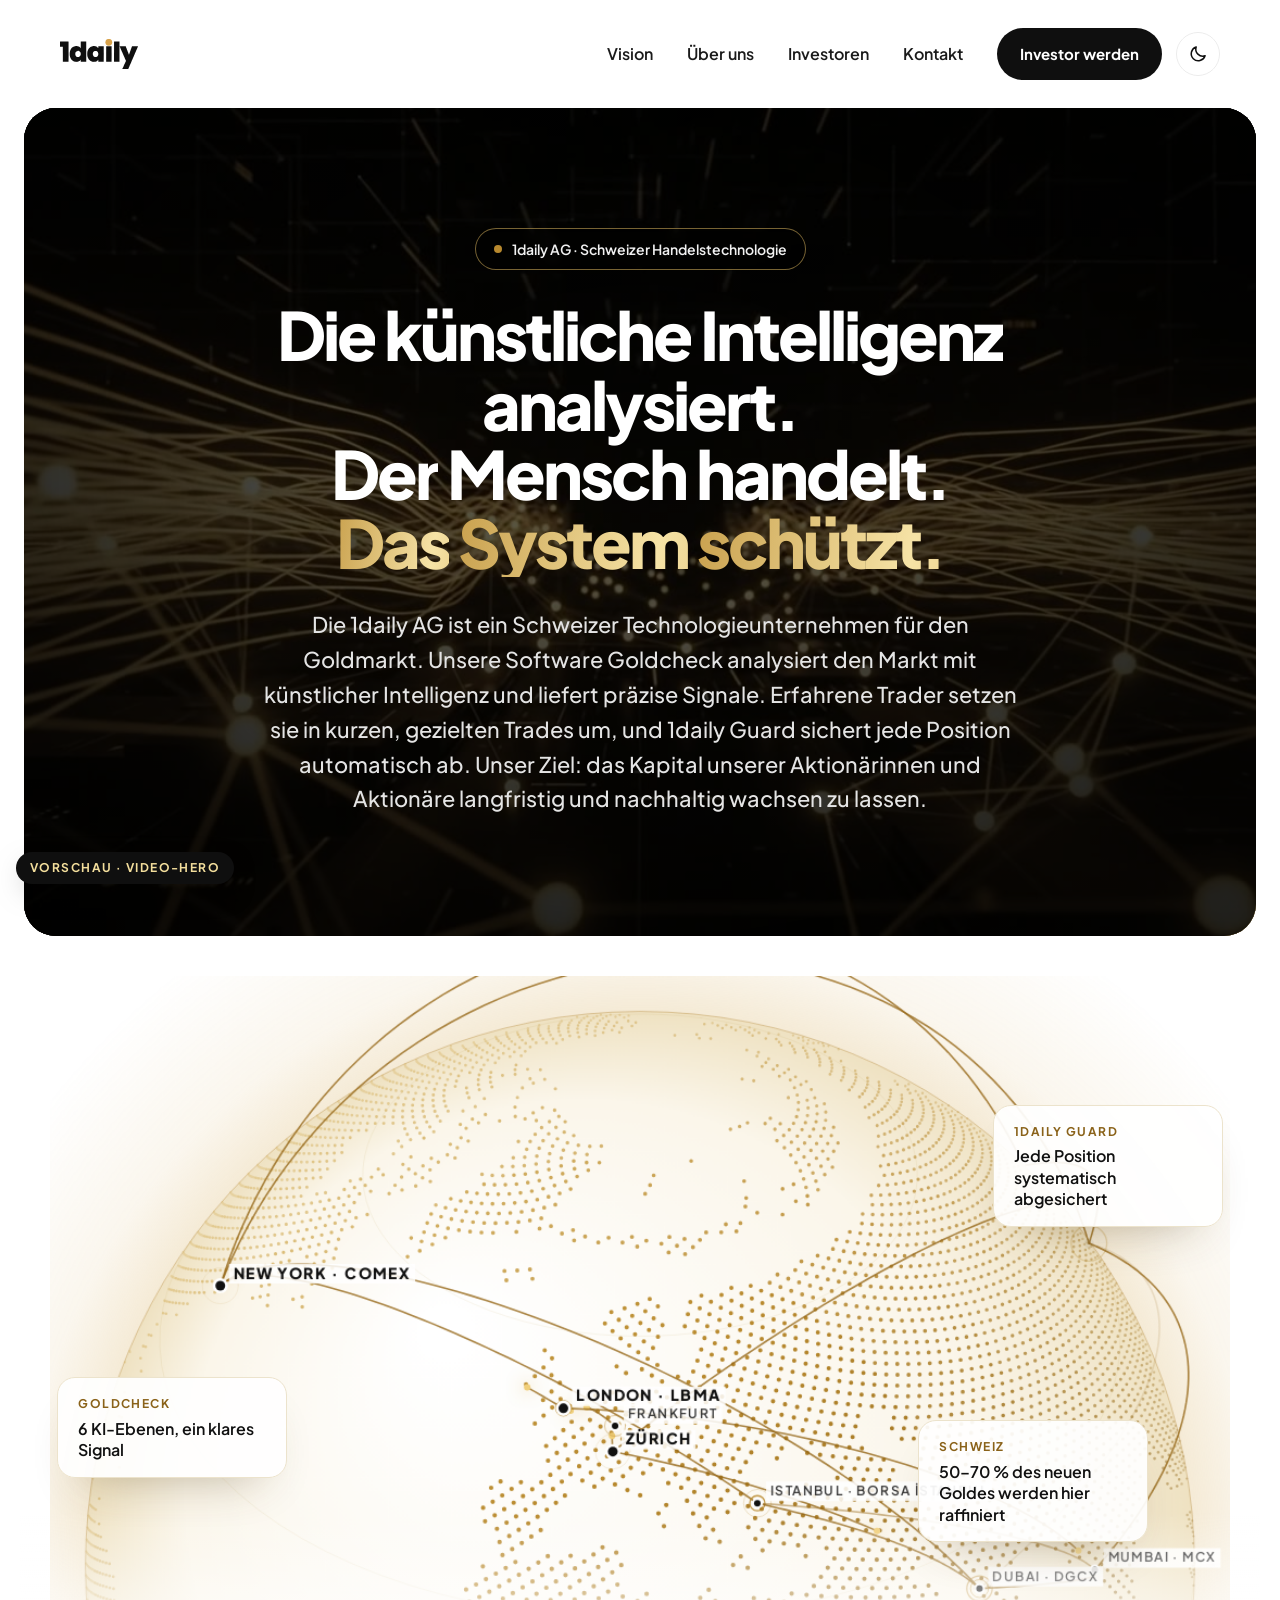
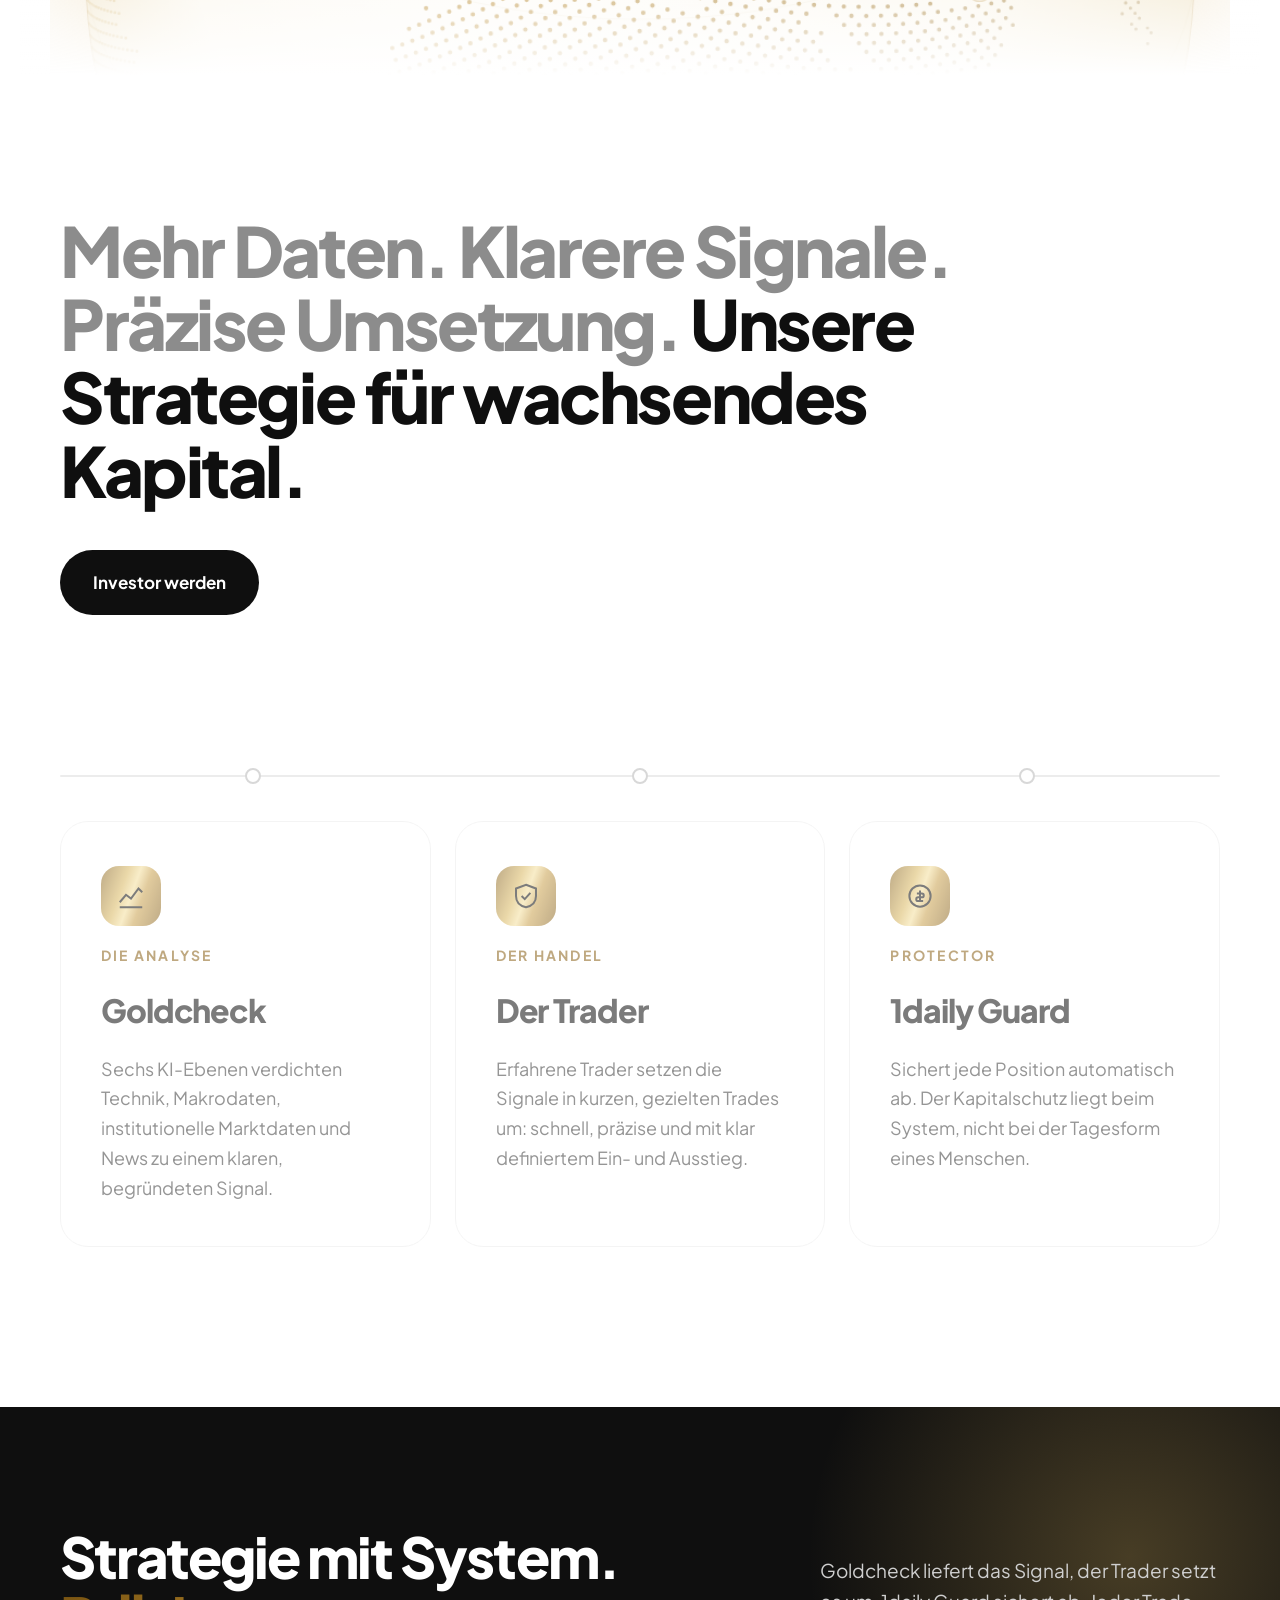
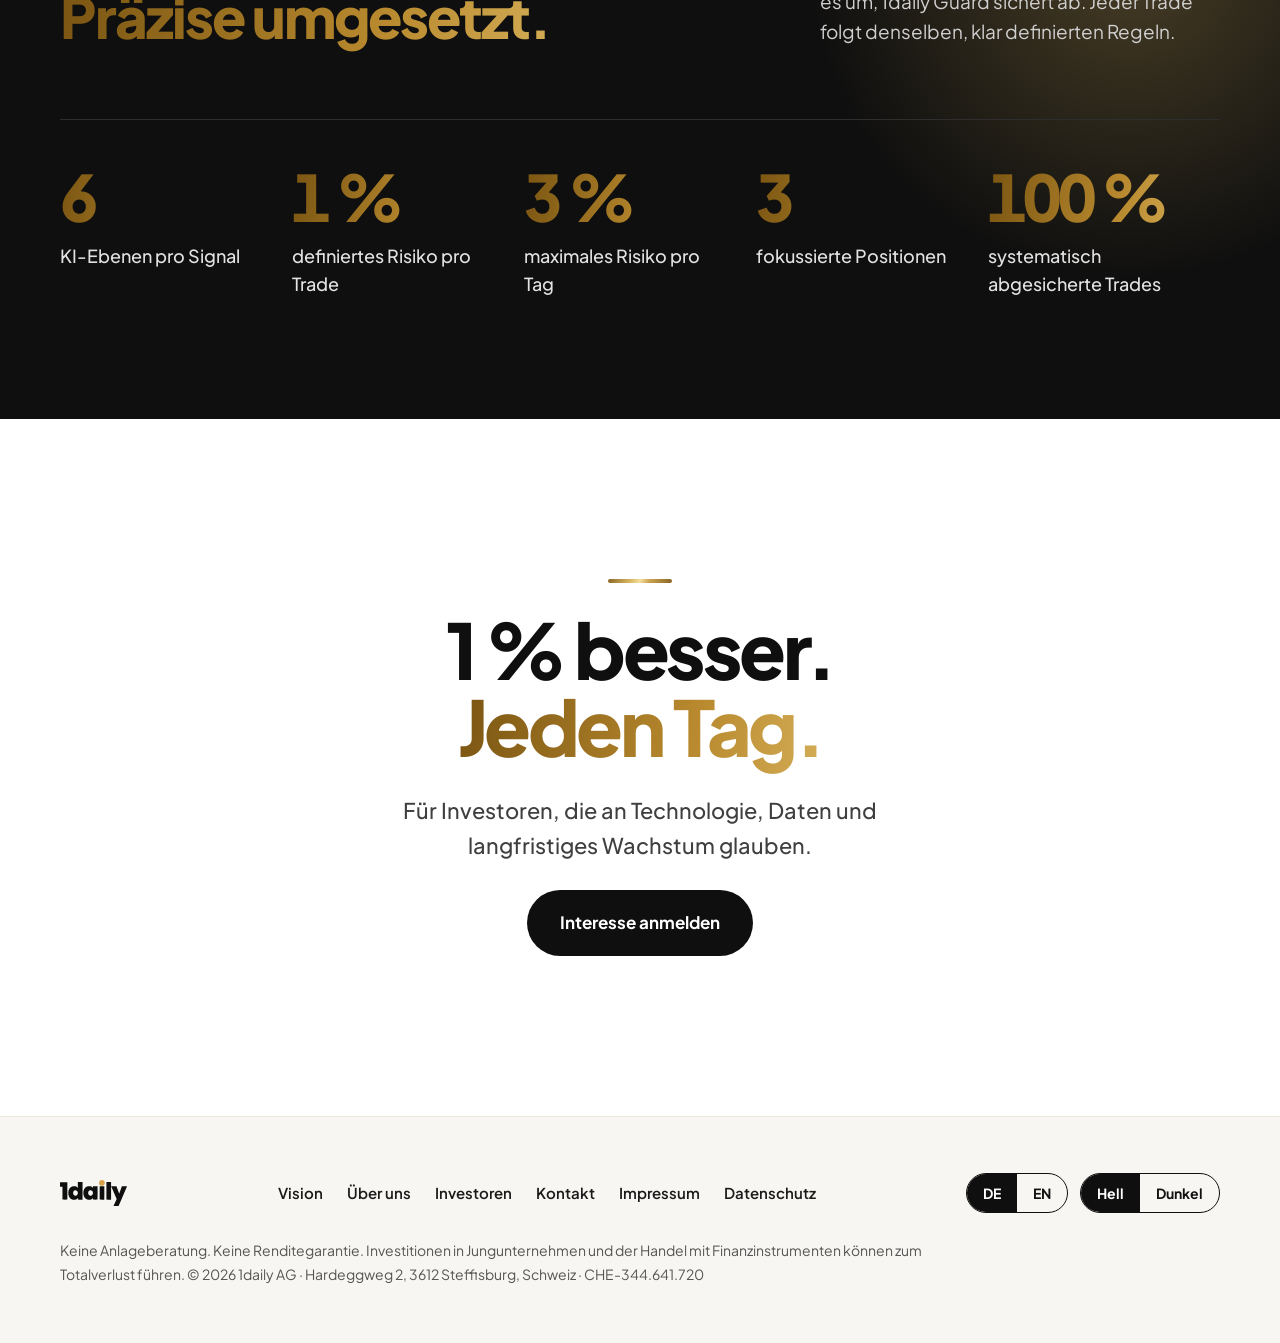
<file: vorschau-video.html>
<!doctype html>
<html lang="de">
<head>
<meta charset="utf-8">
<meta name="viewport" content="width=device-width, initial-scale=1">
<meta name="robots" content="noindex, nofollow">
<title>Vorschau Video-Hero · 1daily AG | Schweizer Handelstechnologie für den Goldmarkt</title>
<meta name="description" content="Die 1daily AG verbindet künstliche Intelligenz, erfahrene Trader und systematischen Kapitalschutz für langfristiges, nachhaltiges Kapitalwachstum am Goldmarkt.">
<meta property="og:type" content="website">
<meta property="og:title" content="1daily AG | Schweizer Handelstechnologie für den Goldmarkt">
<meta property="og:description" content="Die 1daily AG verbindet künstliche Intelligenz, erfahrene Trader und systematischen Kapitalschutz für langfristiges, nachhaltiges Kapitalwachstum am Goldmarkt.">
<meta property="og:locale" content="de_CH">
<meta property="og:image" content="https://schmid-business-solutions.github.io/1daily-website/assets/img/og-image.jpg">
<meta property="og:image:width" content="1200">
<meta property="og:image:height" content="630">
<meta name="twitter:card" content="summary_large_image">
<meta name="theme-color" content="#FFFFFF">
<link rel="icon" href="assets/img/favicon.svg" type="image/svg+xml">
<link rel="icon" href="assets/img/favicon-32.png" sizes="32x32" type="image/png">
<link rel="apple-touch-icon" href="assets/img/apple-touch-icon.png">
<link rel="preload" href="assets/fonts/plus-jakarta-sans-latin-800-normal.woff2" as="font" type="font/woff2" crossorigin>
<script>(function(){var d=document.documentElement,s=null;try{var q=new URLSearchParams(location.search).get("theme");if(q==="dark"||q==="light")localStorage.setItem("theme",q);s=localStorage.getItem("theme")}catch(e){}var dark=s?s==="dark":!!(window.matchMedia&&matchMedia("(prefers-color-scheme: dark)").matches);if(dark)d.setAttribute("data-theme","dark")})();</script>
<link rel="stylesheet" href="assets/css/style.css?v=13">
<link rel="stylesheet" href="assets/css/dark.css?v=2">
<script>
/* Spracherkennung: Deutsch ist Standard; ohne Deutsch im Browser → Englisch. Manuelle Wahl hat Vorrang. */
(function(){try{if(/bot|crawl|spider|slurp|lighthouse/i.test(navigator.userAgent))return;var cur=document.documentElement.lang,s=localStorage.getItem('lang'),want=s;
if(!want){var l=(navigator.languages&&navigator.languages.length?navigator.languages:[navigator.language||'']).map(function(x){return(x||'').toLowerCase()});
want=cur==='de'?(l.some(function(x){return x.indexOf('de')===0})?'de':'en'):((l[0]||'').indexOf('de')===0?'de':'en');}
if(want!==cur){var alt=document.querySelector('link[rel=alternate][hreflang='+want+']');if(alt)location.replace(alt.getAttribute('href'));}}catch(e){}})();
</script>
<style>
/* Vorschau: Video-Hero */
.vstage{position:relative;margin:0 24px;border-radius:32px;overflow:hidden;background:#0B0B0B;isolation:isolate}
.vstage video,.vstage .vposter{position:absolute;inset:0;width:100%;height:100%;object-fit:cover;z-index:-2}
.vstage .vshade{position:absolute;inset:0;z-index:-1;background:radial-gradient(ellipse at 50% 45%,rgba(0,0,0,.35) 0%,rgba(0,0,0,.72) 75%),linear-gradient(180deg,rgba(0,0,0,.25),rgba(0,0,0,.55))}
.vstage .hero{padding-top:120px;padding-bottom:120px}
.vstage .hero h1{color:#FFFFFF}
.vstage .hero .lead{color:#E4E4E4}
.vstage .pill{color:#F1F1F1;border-color:rgba(217,180,94,.55);background:rgba(0,0,0,.25);backdrop-filter:blur(6px)}
.vstage .more{color:#E2C27A}
.vstage .gold{background-image:linear-gradient(100deg,#C9A14E 0%,#F6E3A6 40%,#E2C27A 60%,#C9A14E 80%,#F6E3A6 100%)}
.vbadge{position:fixed;left:16px;bottom:16px;z-index:300;background:#0F0F0F;color:#F3DE9C;font:700 12px/1 "Plus Jakarta Sans",sans-serif;letter-spacing:.12em;text-transform:uppercase;padding:10px 14px;border-radius:999px;box-shadow:0 10px 30px -10px rgba(0,0,0,.5)}
@media (max-width:860px){.vstage .pill{font-size:12px;padding:8px 14px}.vstage{margin:0 12px;border-radius:24px}.vstage .hero{padding-top:72px;padding-bottom:72px}}
@media (prefers-reduced-motion:reduce){.vstage video{display:none}}
</style>
</head>
<body>
<a class="skip" href="#main">Zum Inhalt springen</a>
<header class="site-header"><div class="wrap">
<a class="wordmark" href="index.html" aria-label="1daily AG, zur Startseite"><img class="logo logo-l" src="assets/img/logo-1daily.svg" alt="" width="78" height="30"><img class="logo logo-d" src="assets/img/logo-1daily-white.svg" alt="" width="78" height="30"></a>
<div class="hdr-right"><nav class="nav" aria-label="Hauptnavigation"><a class="nl" href="vision.html">Vision</a><a class="nl" href="ueber-uns.html">Über uns</a><a class="nl" href="investor-relations.html">Investoren</a><a class="nl" href="kontakt.html">Kontakt</a><a class="btn btn-dark btn-sm" href="investor-relations.html#form">Investor werden</a></nav>
<button class="theme-toggle" type="button" data-theme-toggle aria-label="Farbschema wechseln" title="Farbschema wechseln"><svg class="ic-moon" width="20" height="20" viewBox="0 0 24 24" fill="none" stroke="currentColor" stroke-width="1.8" stroke-linecap="round" stroke-linejoin="round" aria-hidden="true"><path d="M20.5 14.2A8.5 8.5 0 0 1 9.8 3.5a8.5 8.5 0 1 0 10.7 10.7z"/></svg><svg class="ic-sun" width="20" height="20" viewBox="0 0 24 24" fill="none" stroke="currentColor" stroke-width="1.8" stroke-linecap="round" aria-hidden="true"><circle cx="12" cy="12" r="4.2"/><path d="M12 2.5v2.2M12 19.3v2.2M4.6 4.6l1.6 1.6M17.8 17.8l1.6 1.6M2.5 12h2.2M19.3 12h2.2M4.6 19.4l1.6-1.6M17.8 6.2l1.6-1.6"/></svg></button><button class="burger" type="button" data-menu="open" aria-label="Menü öffnen" aria-expanded="false" aria-controls="mmenu"><svg width="28" height="28" viewBox="0 0 28 28" fill="none" stroke-width="2.2" stroke-linecap="round" aria-hidden="true"><defs><linearGradient id="bgold" x1="0" y1="0" x2="1" y2="0"><stop offset="0" stop-color="#8A6624"/><stop offset=".55" stop-color="#D9B862"/><stop offset="1" stop-color="#B8892E"/></linearGradient></defs><path stroke="url(#bgold)" d="M4 8h20M10 14h14M16 20h8"/></svg></button></div>
</div></header>
<div class="mmenu" id="mmenu" role="dialog" aria-modal="true" aria-label="Menü">
<div class="mmenu-top"><a class="wordmark" href="index.html" aria-label="1daily AG, zur Startseite"><img class="logo logo-l" src="assets/img/logo-1daily.svg" alt="" width="78" height="30"><img class="logo logo-d" src="assets/img/logo-1daily-white.svg" alt="" width="78" height="30"></a><button class="burger close" style="display:inline-flex" type="button" data-menu="close" aria-label="Menü schliessen"><svg width="22" height="22" viewBox="0 0 24 24" fill="none" stroke="#0F0F0F" stroke-width="2" stroke-linecap="round" aria-hidden="true"><path d="M6 6l12 12M18 6L6 18"/></svg></button></div>
<nav aria-label="Mobile Navigation"><a href="vision.html">Vision<svg width="22" height="22" viewBox="0 0 24 24" fill="none" stroke="#8A6219" stroke-width="2" aria-hidden="true"><path d="M5 12h14M13 6l6 6-6 6"/></svg></a><a href="ueber-uns.html">Über uns<svg width="22" height="22" viewBox="0 0 24 24" fill="none" stroke="#8A6219" stroke-width="2" aria-hidden="true"><path d="M5 12h14M13 6l6 6-6 6"/></svg></a><a href="investor-relations.html">Investoren<svg width="22" height="22" viewBox="0 0 24 24" fill="none" stroke="#8A6219" stroke-width="2" aria-hidden="true"><path d="M5 12h14M13 6l6 6-6 6"/></svg></a><a href="kontakt.html">Kontakt<svg width="22" height="22" viewBox="0 0 24 24" fill="none" stroke="#8A6219" stroke-width="2" aria-hidden="true"><path d="M5 12h14M13 6l6 6-6 6"/></svg></a></nav>
<div class="mmenu-bottom"><a class="btn btn-gold" href="investor-relations.html#form">Investor werden</a>
<div class="lang" style="align-self:center" aria-label="Sprache"><a href="index.html" data-lang="de" hreflang="de" lang="de" aria-current="true">Deutsch</a><a href="en/index.html" data-lang="en" hreflang="en" lang="en">English</a></div>
<small>1daily AG · Steffisburg, Schweiz</small></div>
</div>
<main id="main">

<div class="vstage">
<img class="vposter" src="assets/video/hero-poster.jpg" alt="" aria-hidden="true">
<video autoplay muted loop playsinline preload="auto" poster="assets/video/hero-poster.jpg" aria-hidden="true"><source src="assets/video/hero.mp4" type="video/mp4"></video>
<div class="vshade"></div>
<section class="hero">
<div class="pill up"><span class="dot blink"></span>1daily AG · Schweizer Handelstechnologie</div>
<h1 class="h-xl up u1">Die künstliche Intelligenz analysiert.<br>Der Mensch handelt.<br><span class="gold">Das System schützt.</span></h1>
<div class="up u2" style="display:flex;flex-direction:column;align-items:center;gap:8px">
<p class="lead" id="hero-lead">Die 1daily AG ist ein Schweizer Technologieunternehmen für den Goldmarkt. Unsere Software Goldcheck analysiert den Markt mit künstlicher Intelligenz und liefert präzise Signale. Erfahrene Trader setzen sie in kurzen, gezielten Trades um, und 1daily&nbsp;Guard sichert jede Position automatisch ab. Unser Ziel: das Kapital unserer Aktionärinnen und Aktionäre langfristig und nachhaltig wachsen zu lassen.</p>
<button class="more" type="button" data-more="hero-lead" aria-expanded="false" aria-controls="hero-lead"></button></div>
</section>
</div>
<section class="globe-stage zoom" aria-label="Globus der wichtigsten Goldhandelsplätze">
<div class="globe-box"><canvas id="globe" data-cfg='{"lon0":6,"tilt":0.62,"scale":0.47,"speed":0.00005,"period":7600,"labels":true}' role="img" aria-label="Rotierender Globus mit goldenen Verbindungen zwischen den wichtigsten Goldhandelsplätzen: London (LBMA), Zürich, Frankfurt, COMEX New York, SHFE Shanghai, JPX Osaka, MCX Mumbai, DGCX Dubai und Borsa İstanbul."></canvas></div>
<div class="globe-fade"></div>
<div class="chip float f1" style="left:3%;top:56%"><b>Goldcheck</b><span>6 KI-Ebenen, ein klares Signal</span></div>
<div class="chip float f2" style="right:3%;top:18%"><b>1daily&nbsp;Guard</b><span>Jede Position systematisch abgesichert</span></div>
<div class="chip float f3" style="right:9%;top:62%"><b>Schweiz</b><span>50–70 % des neuen Goldes werden hier raffiniert</span></div>
</section>
<section class="wrap statement"><h2 class="reveal"><span class="muted">Mehr Daten. Klarere Signale. Präzise Umsetzung.</span> Unsere Strategie für wachsendes Kapital.</h2>
<div class="reveal" style="margin-top:44px"><a class="btn btn-dark" href="investor-relations.html#form">Investor werden</a></div></section>
<section class="wrap" style="padding-bottom:160px"><div class="grid g3" data-flow><article class="card reveal"><div class="icon"><svg width="30" height="30" viewBox="0 0 24 24" fill="none" stroke="#111" stroke-width="1.6" aria-hidden="true"><path d="M3 17l5-6 4 3 6-8 3 3"/><path d="M3 21h18"/></svg></div><div class="eyebrow">Die Analyse</div><h3>Goldcheck</h3><p>Sechs KI-Ebenen verdichten Technik, Makrodaten, institutionelle Marktdaten und News zu einem klaren, begründeten Signal.</p></article><article class="card reveal"><div class="icon"><svg width="30" height="30" viewBox="0 0 24 24" fill="none" stroke="#111" stroke-width="1.6" aria-hidden="true"><path d="M12 3l8 3v6c0 5-3.5 8-8 9-4.5-1-8-4-8-9V6z"/><path d="M8.5 12l2.5 2.5 4.5-5"/></svg></div><div class="eyebrow">Der Handel</div><h3>Der Trader</h3><p>Erfahrene Trader setzen die Signale in kurzen, gezielten Trades um: schnell, präzise und mit klar definiertem Ein- und Ausstieg.</p></article><article class="card reveal"><div class="icon"><svg width="30" height="30" viewBox="0 0 24 24" fill="none" stroke="#111" stroke-width="1.6" aria-hidden="true"><circle cx="12" cy="12" r="8.5"/><path d="M12 7.5v9M9.5 10h4a1.5 1.5 0 010 3h-3a1.5 1.5 0 000 3h4"/></svg></div><div class="eyebrow">Protector</div><h3>1daily&nbsp;Guard</h3><p>Sichert jede Position automatisch ab. Der Kapitalschutz liegt beim System, nicht bei der Tagesform eines Menschen.</p></article></div></section>
<section class="dark"><div class="glow"></div><div class="wrap sec" style="position:relative;display:flex;flex-direction:column;gap:72px">
<div class="reveal" style="display:flex;flex-wrap:wrap;justify-content:space-between;align-items:flex-end;gap:28px">
<h2 class="h-l">Strategie mit System.<br><span class="gold">Präzise umgesetzt.</span></h2>
<p style="font-size:19px;max-width:400px">Goldcheck liefert das Signal, der Trader setzt es um, 1daily&nbsp;Guard sichert ab. Jeder Trade folgt denselben, klar definierten Regeln.</p></div>
<div class="rules"><div class="reveal"><div class="big gold">6</div><span>KI-Ebenen pro Signal</span></div><div class="reveal"><div class="big gold">1 %</div><span>definiertes Risiko pro Trade</span></div><div class="reveal"><div class="big gold">3 %</div><span>maximales Risiko pro Tag</span></div><div class="reveal"><div class="big gold">3</div><span>fokussierte Positionen</span></div><div class="reveal"><div class="big gold">100 %</div><span>systematisch abgesicherte Trades</span></div></div></div></section>
<section class="wrap sec center" style="padding-top:160px;padding-bottom:160px">
<div class="bar reveal"></div>
<h2 class="reveal" style="font-size:clamp(44px,6vw,84px);line-height:1;letter-spacing:-.045em">1 % besser.<br><span class="gold">Jeden Tag.</span></h2>
<p class="reveal lead" style="max-width:600px">Für Investoren, die an Technologie, Daten und langfristiges Wachstum glauben.</p>
<a class="btn btn-dark reveal" href="investor-relations.html#form">Interesse anmelden</a>
</section>
</main>
<footer class="site-footer"><div class="wrap">
<div class="foot-top"><a class="wordmark" href="index.html" aria-label="1daily AG, zur Startseite"><img class="logo logo-l" src="assets/img/logo-1daily.svg" alt="" width="78" height="30"><img class="logo logo-d" src="assets/img/logo-1daily-white.svg" alt="" width="78" height="30"></a>
<nav class="foot-nav" aria-label="Fusszeile"><a href="vision.html">Vision</a><a href="ueber-uns.html">Über uns</a><a href="investor-relations.html">Investoren</a><a href="kontakt.html">Kontakt</a><a href="kontakt.html#impressum">Impressum</a><a href="datenschutz.html">Datenschutz</a></nav>
<div class="foot-switch"><div class="lang" role="group" aria-label="Sprache wählen"><a href="index.html" data-lang="de" hreflang="de" lang="de" aria-current="true">DE</a><a href="en/index.html" data-lang="en" hreflang="en" lang="en">EN</a></div><div class="lang theme-seg" role="group" aria-label="Farbschema"><button type="button" data-theme-set="light">Hell</button><button type="button" data-theme-set="dark">Dunkel</button></div></div></div>
<p class="foot-legal">Keine Anlageberatung. Keine Renditegarantie. Investitionen in Jungunternehmen und der Handel mit Finanzinstrumenten können zum Totalverlust führen. © 2026 1daily AG · Hardeggweg 2, 3612 Steffisburg, Schweiz · CHE-344.641.720</p>
</div></footer>
<script src="assets/js/config.js?v=5"></script>
<script src="assets/js/globe.js?v=9"></script>
<script src="assets/js/anim.js?v=4"></script>
<script src="assets/js/main.js?v=10"></script>
<div class="vbadge">Vorschau · Video-Hero</div>
</body>
</html>
</file>
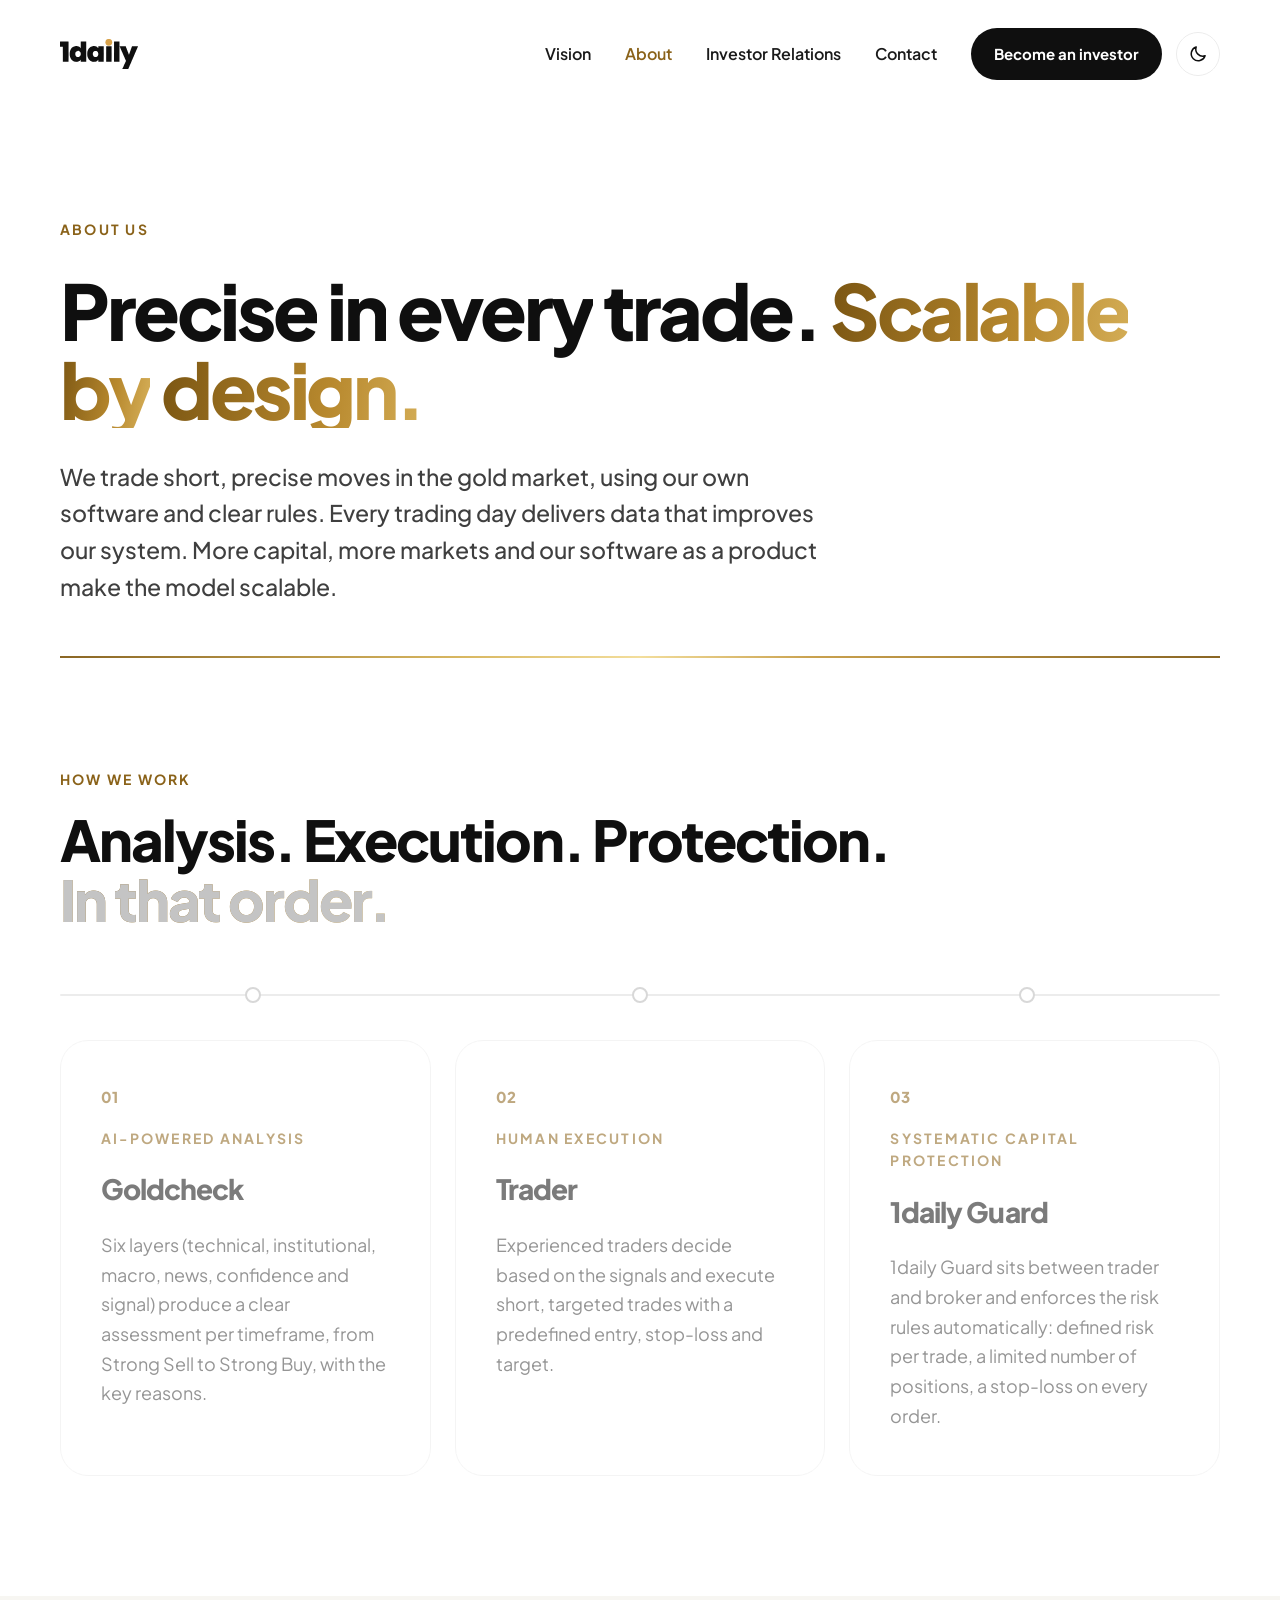
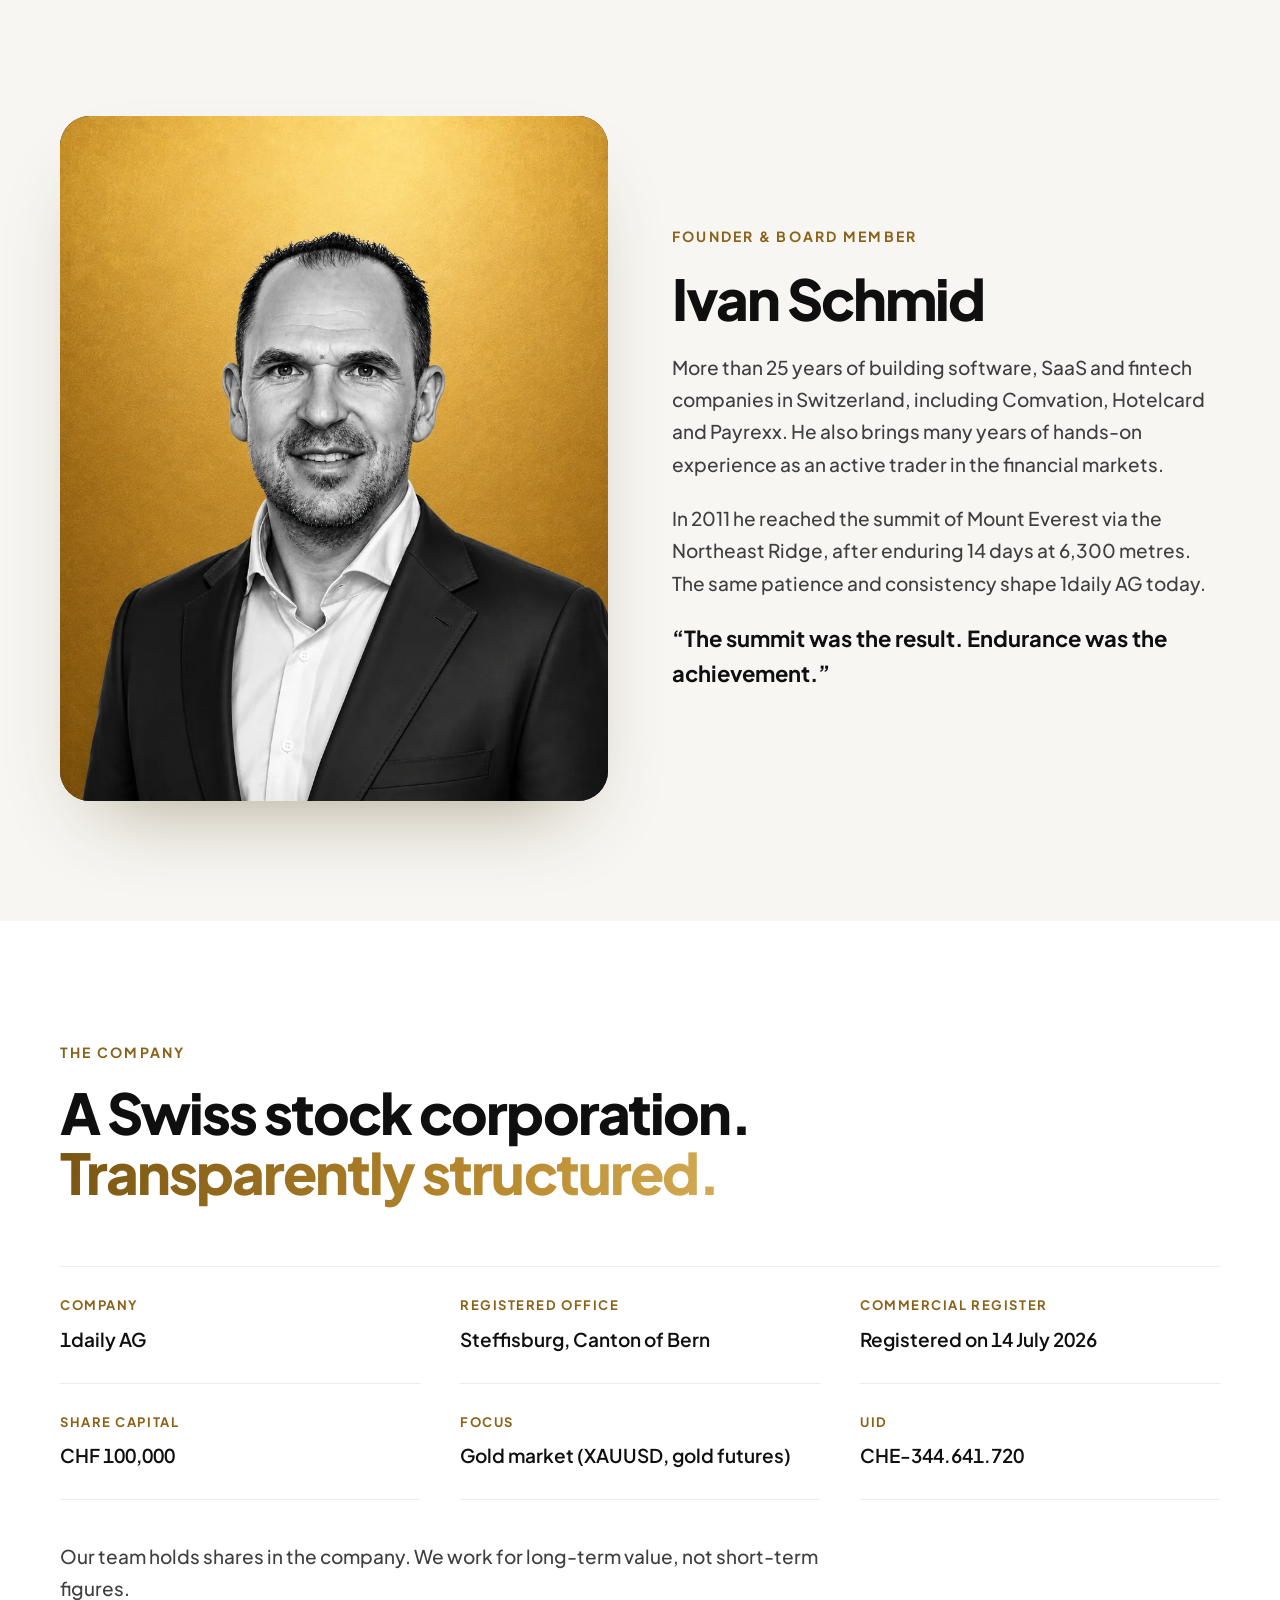
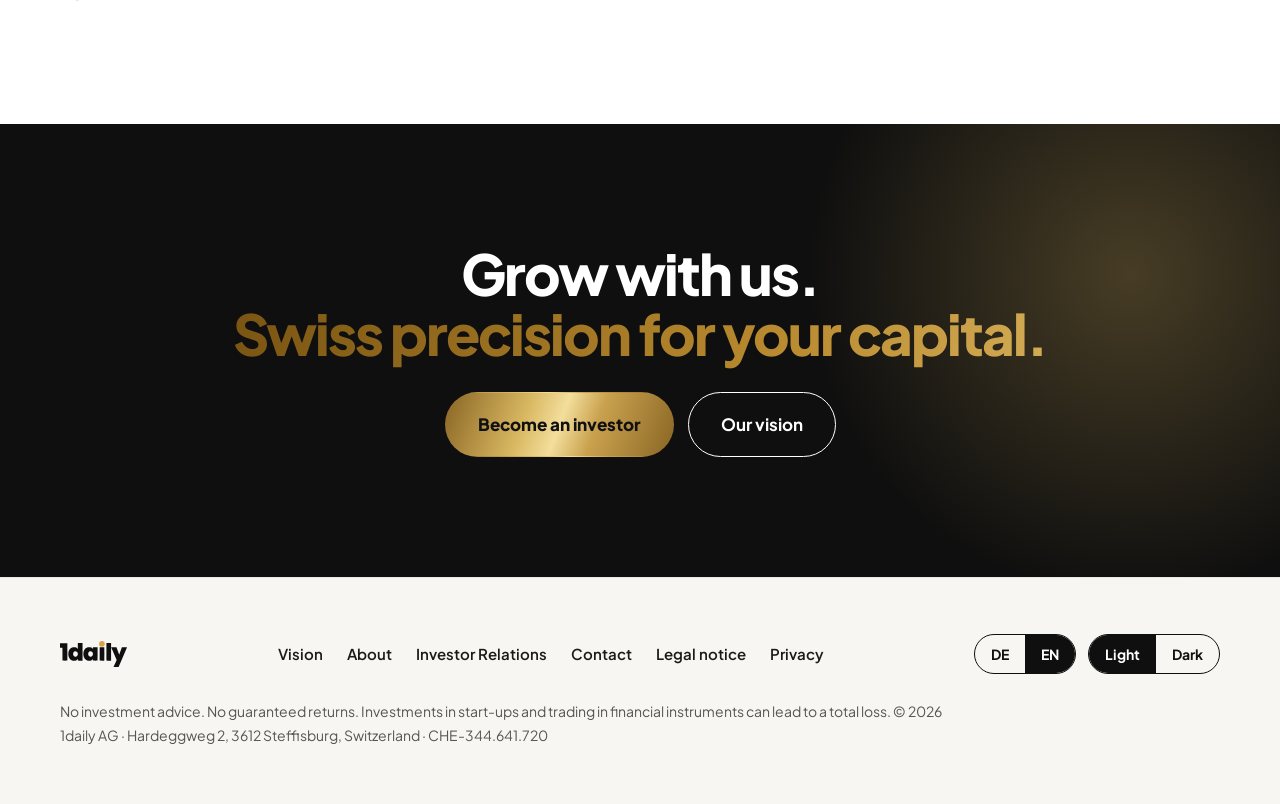
<file: en/about.html>
<!doctype html>
<html lang="en">
<head>
<meta charset="utf-8">
<meta name="viewport" content="width=device-width, initial-scale=1">
<title>About us | 1daily AG</title>
<meta name="description" content="1daily AG from Steffisburg, Switzerland, combines artificial intelligence, experienced traders and systematic capital protection in the gold market.">
<meta property="og:type" content="website">
<meta property="og:title" content="About us | 1daily AG">
<meta property="og:description" content="1daily AG from Steffisburg, Switzerland, combines artificial intelligence, experienced traders and systematic capital protection in the gold market.">
<meta property="og:locale" content="en_GB">
<meta property="og:image" content="https://schmid-business-solutions.github.io/1daily-website/assets/img/og-image.jpg">
<meta property="og:image:width" content="1200">
<meta property="og:image:height" content="630">
<meta name="twitter:card" content="summary_large_image">
<meta name="theme-color" content="#FFFFFF">
<link rel="alternate" hreflang="de" href="../ueber-uns.html">
<link rel="alternate" hreflang="en" href="about.html">
<link rel="alternate" hreflang="x-default" href="../ueber-uns.html">
<link rel="icon" href="../assets/img/favicon.svg" type="image/svg+xml">
<link rel="icon" href="../assets/img/favicon-32.png" sizes="32x32" type="image/png">
<link rel="apple-touch-icon" href="../assets/img/apple-touch-icon.png">
<link rel="preload" href="../assets/fonts/plus-jakarta-sans-latin-800-normal.woff2" as="font" type="font/woff2" crossorigin>
<script>(function(){var d=document.documentElement,s=null;try{var q=new URLSearchParams(location.search).get("theme");if(q==="dark"||q==="light")localStorage.setItem("theme",q);s=localStorage.getItem("theme")}catch(e){}var dark=s?s==="dark":!!(window.matchMedia&&matchMedia("(prefers-color-scheme: dark)").matches);if(dark)d.setAttribute("data-theme","dark")})();</script>
<link rel="stylesheet" href="../assets/css/style.css?v=13">
<link rel="stylesheet" href="../assets/css/dark.css?v=2">
<script>
/* Spracherkennung: Deutsch ist Standard; ohne Deutsch im Browser → Englisch. Manuelle Wahl hat Vorrang. */
(function(){try{if(/bot|crawl|spider|slurp|lighthouse/i.test(navigator.userAgent))return;var cur=document.documentElement.lang,s=localStorage.getItem('lang'),want=s;
if(!want){var l=(navigator.languages&&navigator.languages.length?navigator.languages:[navigator.language||'']).map(function(x){return(x||'').toLowerCase()});
want=cur==='de'?(l.some(function(x){return x.indexOf('de')===0})?'de':'en'):((l[0]||'').indexOf('de')===0?'de':'en');}
if(want!==cur){var alt=document.querySelector('link[rel=alternate][hreflang='+want+']');if(alt)location.replace(alt.getAttribute('href'));}}catch(e){}})();
</script>
</head>
<body>
<a class="skip" href="#main">Skip to content</a>
<header class="site-header"><div class="wrap">
<a class="wordmark" href="index.html" aria-label="1daily AG, home"><img class="logo logo-l" src="../assets/img/logo-1daily.svg" alt="" width="78" height="30"><img class="logo logo-d" src="../assets/img/logo-1daily-white.svg" alt="" width="78" height="30"></a>
<div class="hdr-right"><nav class="nav" aria-label="Main navigation"><a class="nl" href="vision.html">Vision</a><a class="nl" href="about.html" aria-current="page">About</a><a class="nl" href="investor-relations.html">Investor Relations</a><a class="nl" href="contact.html">Contact</a><a class="btn btn-dark btn-sm" href="investor-relations.html#form">Become an investor</a></nav>
<button class="theme-toggle" type="button" data-theme-toggle aria-label="Switch colour scheme" title="Switch colour scheme"><svg class="ic-moon" width="20" height="20" viewBox="0 0 24 24" fill="none" stroke="currentColor" stroke-width="1.8" stroke-linecap="round" stroke-linejoin="round" aria-hidden="true"><path d="M20.5 14.2A8.5 8.5 0 0 1 9.8 3.5a8.5 8.5 0 1 0 10.7 10.7z"/></svg><svg class="ic-sun" width="20" height="20" viewBox="0 0 24 24" fill="none" stroke="currentColor" stroke-width="1.8" stroke-linecap="round" aria-hidden="true"><circle cx="12" cy="12" r="4.2"/><path d="M12 2.5v2.2M12 19.3v2.2M4.6 4.6l1.6 1.6M17.8 17.8l1.6 1.6M2.5 12h2.2M19.3 12h2.2M4.6 19.4l1.6-1.6M17.8 6.2l1.6-1.6"/></svg></button><button class="burger" type="button" data-menu="open" aria-label="Open menu" aria-expanded="false" aria-controls="mmenu"><svg width="28" height="28" viewBox="0 0 28 28" fill="none" stroke-width="2.2" stroke-linecap="round" aria-hidden="true"><defs><linearGradient id="bgold" x1="0" y1="0" x2="1" y2="0"><stop offset="0" stop-color="#8A6624"/><stop offset=".55" stop-color="#D9B862"/><stop offset="1" stop-color="#B8892E"/></linearGradient></defs><path stroke="url(#bgold)" d="M4 8h20M10 14h14M16 20h8"/></svg></button></div>
</div></header>
<div class="mmenu" id="mmenu" role="dialog" aria-modal="true" aria-label="Menu">
<div class="mmenu-top"><a class="wordmark" href="index.html" aria-label="1daily AG, home"><img class="logo logo-l" src="../assets/img/logo-1daily.svg" alt="" width="78" height="30"><img class="logo logo-d" src="../assets/img/logo-1daily-white.svg" alt="" width="78" height="30"></a><button class="burger close" style="display:inline-flex" type="button" data-menu="close" aria-label="Close menu"><svg width="22" height="22" viewBox="0 0 24 24" fill="none" stroke="#0F0F0F" stroke-width="2" stroke-linecap="round" aria-hidden="true"><path d="M6 6l12 12M18 6L6 18"/></svg></button></div>
<nav aria-label="Mobile navigation"><a href="vision.html">Vision<svg width="22" height="22" viewBox="0 0 24 24" fill="none" stroke="#8A6219" stroke-width="2" aria-hidden="true"><path d="M5 12h14M13 6l6 6-6 6"/></svg></a><a href="about.html" aria-current="page">About<svg width="22" height="22" viewBox="0 0 24 24" fill="none" stroke="#8A6219" stroke-width="2" aria-hidden="true"><path d="M5 12h14M13 6l6 6-6 6"/></svg></a><a href="investor-relations.html">Investor Relations<svg width="22" height="22" viewBox="0 0 24 24" fill="none" stroke="#8A6219" stroke-width="2" aria-hidden="true"><path d="M5 12h14M13 6l6 6-6 6"/></svg></a><a href="contact.html">Contact<svg width="22" height="22" viewBox="0 0 24 24" fill="none" stroke="#8A6219" stroke-width="2" aria-hidden="true"><path d="M5 12h14M13 6l6 6-6 6"/></svg></a></nav>
<div class="mmenu-bottom"><a class="btn btn-gold" href="investor-relations.html#form">Become an investor</a>
<div class="lang" style="align-self:center" aria-label="Language"><a href="../ueber-uns.html" data-lang="de" hreflang="de" lang="de">Deutsch</a><a href="about.html" data-lang="en" hreflang="en" lang="en" aria-current="true">English</a></div>
<small>1daily AG · Steffisburg, Switzerland</small></div>
</div>
<main id="main">

<section class="wrap page-hero">
<div class="eyebrow up">About us</div>
<h1 class="up u1">Precise in every trade. <span class="gold">Scalable by design.</span></h1>
<p class="lead up u2">We trade short, precise moves in the gold market, using our own software and clear rules. Every trading day delivers data that improves our system. More capital, more markets and our software as a product make the model scalable.</p>
<div class="rule up u3" style="margin-top:20px"></div>
</section>
<section class="wrap" style="padding-bottom:120px">
<div class="sec-head reveal"><div class="eyebrow">How we work</div><h2 class="h-l">Analysis. Execution. Protection. <span class="gold">In that order.</span></h2></div>
<div class="grid g3" data-flow><article class="card reveal"><div class="num">01</div><div class="eyebrow">AI-powered analysis</div><h3 style="font-size:28px">Goldcheck</h3><p>Six layers (technical, institutional, macro, news, confidence and signal) produce a clear assessment per timeframe, from Strong Sell to Strong Buy, with the key reasons.</p></article><article class="card reveal"><div class="num">02</div><div class="eyebrow">Human execution</div><h3 style="font-size:28px">Trader</h3><p>Experienced traders decide based on the signals and execute short, targeted trades with a predefined entry, stop-loss and target.</p></article><article class="card reveal"><div class="num">03</div><div class="eyebrow">Systematic capital protection</div><h3 style="font-size:28px">1daily&nbsp;Guard</h3><p>1daily&nbsp;Guard sits between trader and broker and enforces the risk rules automatically: defined risk per trade, a limited number of positions, a stop-loss on every order.</p></article></div></section>
<section class="bg-cream"><div class="wrap sec"><div class="split reveal" style="align-items:center">
<figure class="portrait photo"><picture><source srcset="../assets/img/ivan-schmid.webp" type="image/webp"><img src="../assets/img/ivan-schmid.jpg" alt="Portrait of Ivan Schmid, founder of 1daily AG" width="900" height="1125" loading="lazy" decoding="async" style="object-position:50% 30%"></picture></figure>
<div class="stack"><div class="eyebrow">Founder &amp; Board Member</div>
<h2 class="h-l">Ivan Schmid</h2>
<p class="body">More than 25 years of building software, SaaS and fintech companies in Switzerland, including Comvation, Hotelcard and Payrexx. He also brings many years of hands-on experience as an active trader in the financial markets.</p>
<p class="body">In 2011 he reached the summit of Mount Everest via the Northeast Ridge, after enduring 14 days at 6,300 metres. The same patience and consistency shape 1daily AG today.</p>
<p class="q" style="font-size:22px;font-weight:700;color:var(--ink)">“The summit was the result. Endurance was the achievement.”</p>
</div></div></div></section>
<section class="wrap sec">
<div class="sec-head reveal"><div class="eyebrow">The company</div><h2 class="h-l">A Swiss stock corporation. <span class="gold">Transparently structured.</span></h2></div>
<dl class="facts reveal" style="margin:0"><div><dt>Company</dt><dd>1daily AG</dd></div><div><dt>Registered office</dt><dd>Steffisburg, Canton of Bern</dd></div><div><dt>Commercial register</dt><dd>Registered on 14 July 2026</dd></div><div><dt>Share capital</dt><dd>CHF 100,000</dd></div><div><dt>Focus</dt><dd>Gold market (XAUUSD, gold futures)</dd></div><div><dt>UID</dt><dd>CHE-344.641.720</dd></div></dl>
<p class="body reveal" style="margin-top:40px;max-width:820px">Our team holds shares in the company. We work for long-term value, not short-term figures.</p>
</section>
<section class="dark"><div class="glow"></div><div class="wrap sec center" style="position:relative">
<h2 class="h-l">Grow with us.<br><span class="gold">Swiss precision for your capital.</span></h2>
<div class="ctas"><a class="btn btn-gold" href="investor-relations.html#form">Become an investor</a><a class="btn btn-light" href="vision.html" style="background:transparent;color:#FFF;border-color:#FFF">Our vision</a></div>
</div></section>
</main>
<footer class="site-footer"><div class="wrap">
<div class="foot-top"><a class="wordmark" href="index.html" aria-label="1daily AG, home"><img class="logo logo-l" src="../assets/img/logo-1daily.svg" alt="" width="78" height="30"><img class="logo logo-d" src="../assets/img/logo-1daily-white.svg" alt="" width="78" height="30"></a>
<nav class="foot-nav" aria-label="Footer"><a href="vision.html">Vision</a><a href="about.html">About</a><a href="investor-relations.html">Investor Relations</a><a href="contact.html">Contact</a><a href="contact.html#impressum">Legal notice</a><a href="privacy.html">Privacy</a></nav>
<div class="foot-switch"><div class="lang" role="group" aria-label="Choose language"><a href="../ueber-uns.html" data-lang="de" hreflang="de" lang="de">DE</a><a href="about.html" data-lang="en" hreflang="en" lang="en" aria-current="true">EN</a></div><div class="lang theme-seg" role="group" aria-label="Colour scheme"><button type="button" data-theme-set="light">Light</button><button type="button" data-theme-set="dark">Dark</button></div></div></div>
<p class="foot-legal">No investment advice. No guaranteed returns. Investments in start-ups and trading in financial instruments can lead to a total loss. © 2026 1daily AG · Hardeggweg 2, 3612 Steffisburg, Switzerland · CHE-344.641.720</p>
</div></footer>
<script src="../assets/js/config.js?v=5"></script>

<script src="../assets/js/anim.js?v=4"></script>
<script src="../assets/js/main.js?v=10"></script>
</body>
</html>
</file>
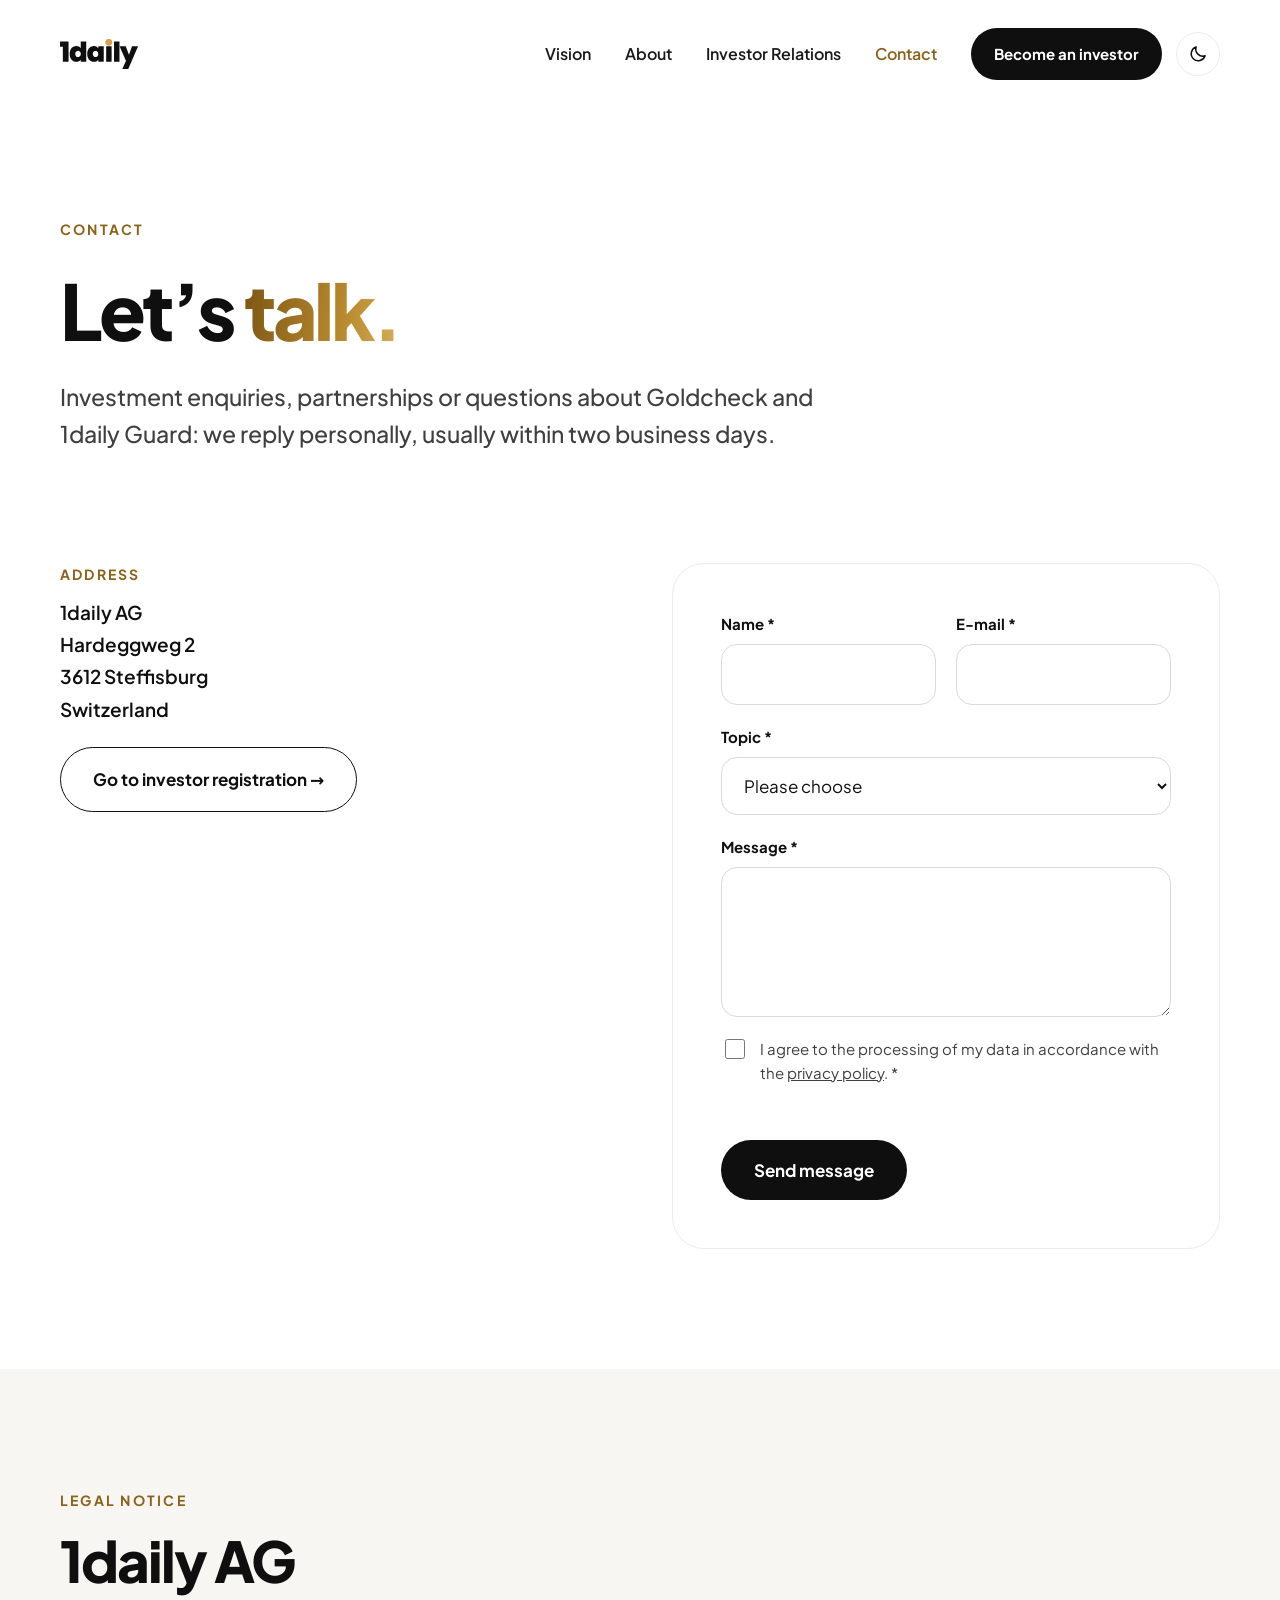
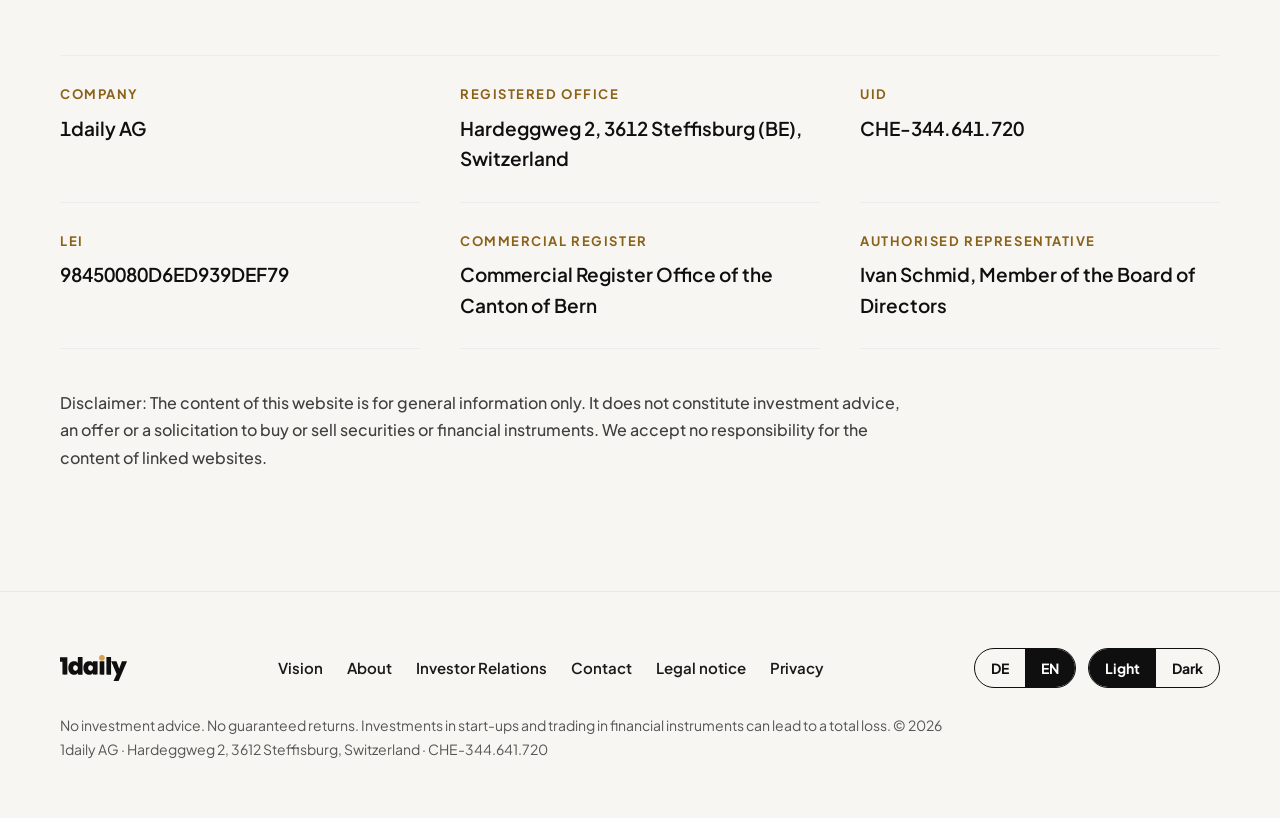
<file: en/contact.html>
<!doctype html>
<html lang="en">
<head>
<meta charset="utf-8">
<meta name="viewport" content="width=device-width, initial-scale=1">
<title>Contact &amp; legal notice | 1daily AG</title>
<meta name="description" content="Contact 1daily AG in Steffisburg, Switzerland: investment, partnerships or questions about Goldcheck and 1daily&nbsp;Guard.">
<meta property="og:type" content="website">
<meta property="og:title" content="Contact &amp; legal notice | 1daily AG">
<meta property="og:description" content="Contact 1daily AG in Steffisburg, Switzerland: investment, partnerships or questions about Goldcheck and 1daily&nbsp;Guard.">
<meta property="og:locale" content="en_GB">
<meta property="og:image" content="https://schmid-business-solutions.github.io/1daily-website/assets/img/og-image.jpg">
<meta property="og:image:width" content="1200">
<meta property="og:image:height" content="630">
<meta name="twitter:card" content="summary_large_image">
<meta name="theme-color" content="#FFFFFF">
<link rel="alternate" hreflang="de" href="../kontakt.html">
<link rel="alternate" hreflang="en" href="contact.html">
<link rel="alternate" hreflang="x-default" href="../kontakt.html">
<link rel="icon" href="../assets/img/favicon.svg" type="image/svg+xml">
<link rel="icon" href="../assets/img/favicon-32.png" sizes="32x32" type="image/png">
<link rel="apple-touch-icon" href="../assets/img/apple-touch-icon.png">
<link rel="preload" href="../assets/fonts/plus-jakarta-sans-latin-800-normal.woff2" as="font" type="font/woff2" crossorigin>
<script>(function(){var d=document.documentElement,s=null;try{var q=new URLSearchParams(location.search).get("theme");if(q==="dark"||q==="light")localStorage.setItem("theme",q);s=localStorage.getItem("theme")}catch(e){}var dark=s?s==="dark":!!(window.matchMedia&&matchMedia("(prefers-color-scheme: dark)").matches);if(dark)d.setAttribute("data-theme","dark")})();</script>
<link rel="stylesheet" href="../assets/css/style.css?v=13">
<link rel="stylesheet" href="../assets/css/dark.css?v=2">
<script>
/* Spracherkennung: Deutsch ist Standard; ohne Deutsch im Browser → Englisch. Manuelle Wahl hat Vorrang. */
(function(){try{if(/bot|crawl|spider|slurp|lighthouse/i.test(navigator.userAgent))return;var cur=document.documentElement.lang,s=localStorage.getItem('lang'),want=s;
if(!want){var l=(navigator.languages&&navigator.languages.length?navigator.languages:[navigator.language||'']).map(function(x){return(x||'').toLowerCase()});
want=cur==='de'?(l.some(function(x){return x.indexOf('de')===0})?'de':'en'):((l[0]||'').indexOf('de')===0?'de':'en');}
if(want!==cur){var alt=document.querySelector('link[rel=alternate][hreflang='+want+']');if(alt)location.replace(alt.getAttribute('href'));}}catch(e){}})();
</script>
</head>
<body>
<a class="skip" href="#main">Skip to content</a>
<header class="site-header"><div class="wrap">
<a class="wordmark" href="index.html" aria-label="1daily AG, home"><img class="logo logo-l" src="../assets/img/logo-1daily.svg" alt="" width="78" height="30"><img class="logo logo-d" src="../assets/img/logo-1daily-white.svg" alt="" width="78" height="30"></a>
<div class="hdr-right"><nav class="nav" aria-label="Main navigation"><a class="nl" href="vision.html">Vision</a><a class="nl" href="about.html">About</a><a class="nl" href="investor-relations.html">Investor Relations</a><a class="nl" href="contact.html" aria-current="page">Contact</a><a class="btn btn-dark btn-sm" href="investor-relations.html#form">Become an investor</a></nav>
<button class="theme-toggle" type="button" data-theme-toggle aria-label="Switch colour scheme" title="Switch colour scheme"><svg class="ic-moon" width="20" height="20" viewBox="0 0 24 24" fill="none" stroke="currentColor" stroke-width="1.8" stroke-linecap="round" stroke-linejoin="round" aria-hidden="true"><path d="M20.5 14.2A8.5 8.5 0 0 1 9.8 3.5a8.5 8.5 0 1 0 10.7 10.7z"/></svg><svg class="ic-sun" width="20" height="20" viewBox="0 0 24 24" fill="none" stroke="currentColor" stroke-width="1.8" stroke-linecap="round" aria-hidden="true"><circle cx="12" cy="12" r="4.2"/><path d="M12 2.5v2.2M12 19.3v2.2M4.6 4.6l1.6 1.6M17.8 17.8l1.6 1.6M2.5 12h2.2M19.3 12h2.2M4.6 19.4l1.6-1.6M17.8 6.2l1.6-1.6"/></svg></button><button class="burger" type="button" data-menu="open" aria-label="Open menu" aria-expanded="false" aria-controls="mmenu"><svg width="28" height="28" viewBox="0 0 28 28" fill="none" stroke-width="2.2" stroke-linecap="round" aria-hidden="true"><defs><linearGradient id="bgold" x1="0" y1="0" x2="1" y2="0"><stop offset="0" stop-color="#8A6624"/><stop offset=".55" stop-color="#D9B862"/><stop offset="1" stop-color="#B8892E"/></linearGradient></defs><path stroke="url(#bgold)" d="M4 8h20M10 14h14M16 20h8"/></svg></button></div>
</div></header>
<div class="mmenu" id="mmenu" role="dialog" aria-modal="true" aria-label="Menu">
<div class="mmenu-top"><a class="wordmark" href="index.html" aria-label="1daily AG, home"><img class="logo logo-l" src="../assets/img/logo-1daily.svg" alt="" width="78" height="30"><img class="logo logo-d" src="../assets/img/logo-1daily-white.svg" alt="" width="78" height="30"></a><button class="burger close" style="display:inline-flex" type="button" data-menu="close" aria-label="Close menu"><svg width="22" height="22" viewBox="0 0 24 24" fill="none" stroke="#0F0F0F" stroke-width="2" stroke-linecap="round" aria-hidden="true"><path d="M6 6l12 12M18 6L6 18"/></svg></button></div>
<nav aria-label="Mobile navigation"><a href="vision.html">Vision<svg width="22" height="22" viewBox="0 0 24 24" fill="none" stroke="#8A6219" stroke-width="2" aria-hidden="true"><path d="M5 12h14M13 6l6 6-6 6"/></svg></a><a href="about.html">About<svg width="22" height="22" viewBox="0 0 24 24" fill="none" stroke="#8A6219" stroke-width="2" aria-hidden="true"><path d="M5 12h14M13 6l6 6-6 6"/></svg></a><a href="investor-relations.html">Investor Relations<svg width="22" height="22" viewBox="0 0 24 24" fill="none" stroke="#8A6219" stroke-width="2" aria-hidden="true"><path d="M5 12h14M13 6l6 6-6 6"/></svg></a><a href="contact.html" aria-current="page">Contact<svg width="22" height="22" viewBox="0 0 24 24" fill="none" stroke="#8A6219" stroke-width="2" aria-hidden="true"><path d="M5 12h14M13 6l6 6-6 6"/></svg></a></nav>
<div class="mmenu-bottom"><a class="btn btn-gold" href="investor-relations.html#form">Become an investor</a>
<div class="lang" style="align-self:center" aria-label="Language"><a href="../kontakt.html" data-lang="de" hreflang="de" lang="de">Deutsch</a><a href="contact.html" data-lang="en" hreflang="en" lang="en" aria-current="true">English</a></div>
<small>1daily AG · Steffisburg, Switzerland</small></div>
</div>
<main id="main">

<section class="wrap page-hero">
<div class="eyebrow up">Contact</div>
<h1 class="up u1">Let’s <span class="gold">talk.</span></h1>
<p class="lead up u2">Investment enquiries, partnerships or questions about Goldcheck and 1daily&nbsp;Guard: we reply personally, usually within two business days.</p>
</section>
<section class="wrap" style="padding-bottom:120px"><div class="split">
<div class="stack reveal">
<div><div class="eyebrow">Address</div><p class="body" style="margin-top:10px;color:var(--ink);font-weight:600">1daily AG<br>Hardeggweg 2<br>3612 Steffisburg<br>Switzerland</p></div>
<div data-email-wrap><div class="eyebrow">E-mail</div><p class="body" style="margin-top:10px"><a data-email="emailInfo" href="#" style="color:var(--ink);font-weight:600;text-decoration:underline"></a></p></div>
<div data-email-wrap><div class="eyebrow">Investors</div><p class="body" style="margin-top:10px"><a data-email="emailInvestors" href="#" style="color:var(--ink);font-weight:600;text-decoration:underline"></a></p></div>
<a class="btn btn-light" href="investor-relations.html#form" style="align-self:flex-start">Go to investor registration →</a>
</div>
<div class="form-card reveal">
<form data-form="formspreeContact" class="form" novalidate>
<input type="hidden" name="_subject" value="New contact request (website)">
<input type="hidden" name="_language" value="en">
<input type="text" name="_gotcha" class="hp" tabindex="-1" autocomplete="off" aria-hidden="true">
<div class="field"><label for="f-name">Name *</label><input id="f-name" name="name" type="text" required autocomplete="name"></div>
<div class="field"><label for="f-email">E-mail *</label><input id="f-email" name="email" type="email" required autocomplete="email"></div>
<div class="field full"><label for="f-topic">Topic *</label><select id="f-topic" name="topic" required><option value="">Please choose</option><option value="investment">Investment</option><option value="partnership">Partnership / prop firm</option><option value="product">Goldcheck / 1daily&nbsp;Guard</option><option value="media">Media</option><option value="other">Other</option></select></div>
<div class="field full"><label for="f-message">Message *</label><textarea id="f-message" name="message" required></textarea></div>
<label class="check full"><input type="checkbox" name="privacy_ack" value="ja / yes" required><span>I agree to the processing of my data in accordance with the <a href="privacy.html">privacy policy</a>. *</span></label>
<p class="form-status" role="status" aria-live="polite"></p>
<div class="full"><button class="btn btn-dark" type="submit">Send message</button></div>
</form>
<div class="success" role="status"><div class="bar"></div><h3 class="h-m">Thank you for your message.</h3><p class="body">We will get back to you personally.</p></div>
</div></div></section>
<section class="bg-cream" id="impressum"><div class="wrap sec">
<div class="sec-head"><div class="eyebrow">Legal notice</div><h2 class="h-l">1daily AG</h2></div>
<dl class="facts" style="margin:0"><div><dt>Company</dt><dd>1daily AG</dd></div><div><dt>Registered office</dt><dd>Hardeggweg 2, 3612 Steffisburg (BE), Switzerland</dd></div><div><dt>UID</dt><dd>CHE-344.641.720</dd></div><div><dt>LEI</dt><dd>98450080D6ED939DEF79</dd></div><div><dt>Commercial register</dt><dd>Commercial Register Office of the Canton of Bern</dd></div><div><dt>Authorised representative</dt><dd>Ivan Schmid, Member of the Board of Directors</dd></div></dl>
<p class="body" style="margin-top:40px;font-size:16px;max-width:860px">Disclaimer: The content of this website is for general information only. It does not constitute investment advice, an offer or a solicitation to buy or sell securities or financial instruments. We accept no responsibility for the content of linked websites.</p>
</div></section>
</main>
<footer class="site-footer"><div class="wrap">
<div class="foot-top"><a class="wordmark" href="index.html" aria-label="1daily AG, home"><img class="logo logo-l" src="../assets/img/logo-1daily.svg" alt="" width="78" height="30"><img class="logo logo-d" src="../assets/img/logo-1daily-white.svg" alt="" width="78" height="30"></a>
<nav class="foot-nav" aria-label="Footer"><a href="vision.html">Vision</a><a href="about.html">About</a><a href="investor-relations.html">Investor Relations</a><a href="contact.html">Contact</a><a href="contact.html#impressum">Legal notice</a><a href="privacy.html">Privacy</a></nav>
<div class="foot-switch"><div class="lang" role="group" aria-label="Choose language"><a href="../kontakt.html" data-lang="de" hreflang="de" lang="de">DE</a><a href="contact.html" data-lang="en" hreflang="en" lang="en" aria-current="true">EN</a></div><div class="lang theme-seg" role="group" aria-label="Colour scheme"><button type="button" data-theme-set="light">Light</button><button type="button" data-theme-set="dark">Dark</button></div></div></div>
<p class="foot-legal">No investment advice. No guaranteed returns. Investments in start-ups and trading in financial instruments can lead to a total loss. © 2026 1daily AG · Hardeggweg 2, 3612 Steffisburg, Switzerland · CHE-344.641.720</p>
</div></footer>
<script src="../assets/js/config.js?v=5"></script>

<script src="../assets/js/anim.js?v=4"></script>
<script src="../assets/js/main.js?v=10"></script>
</body>
</html>
</file>
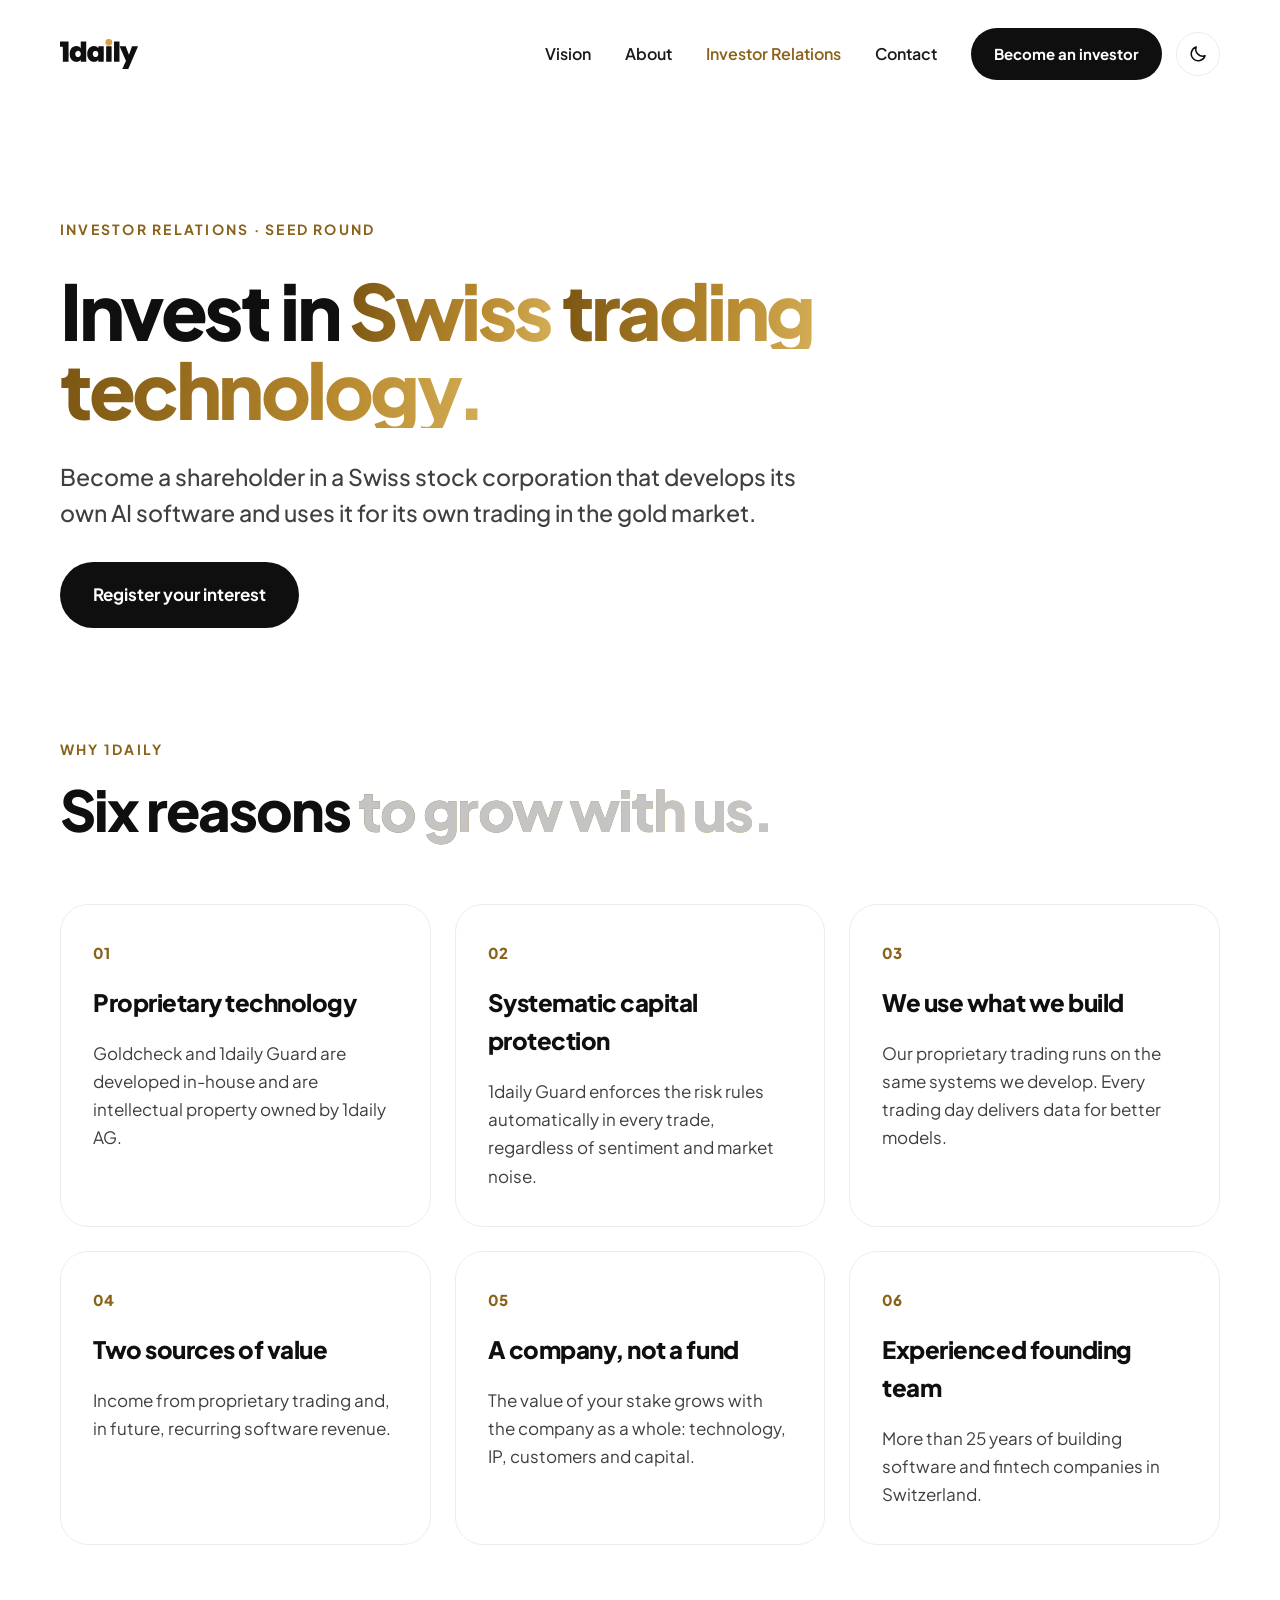
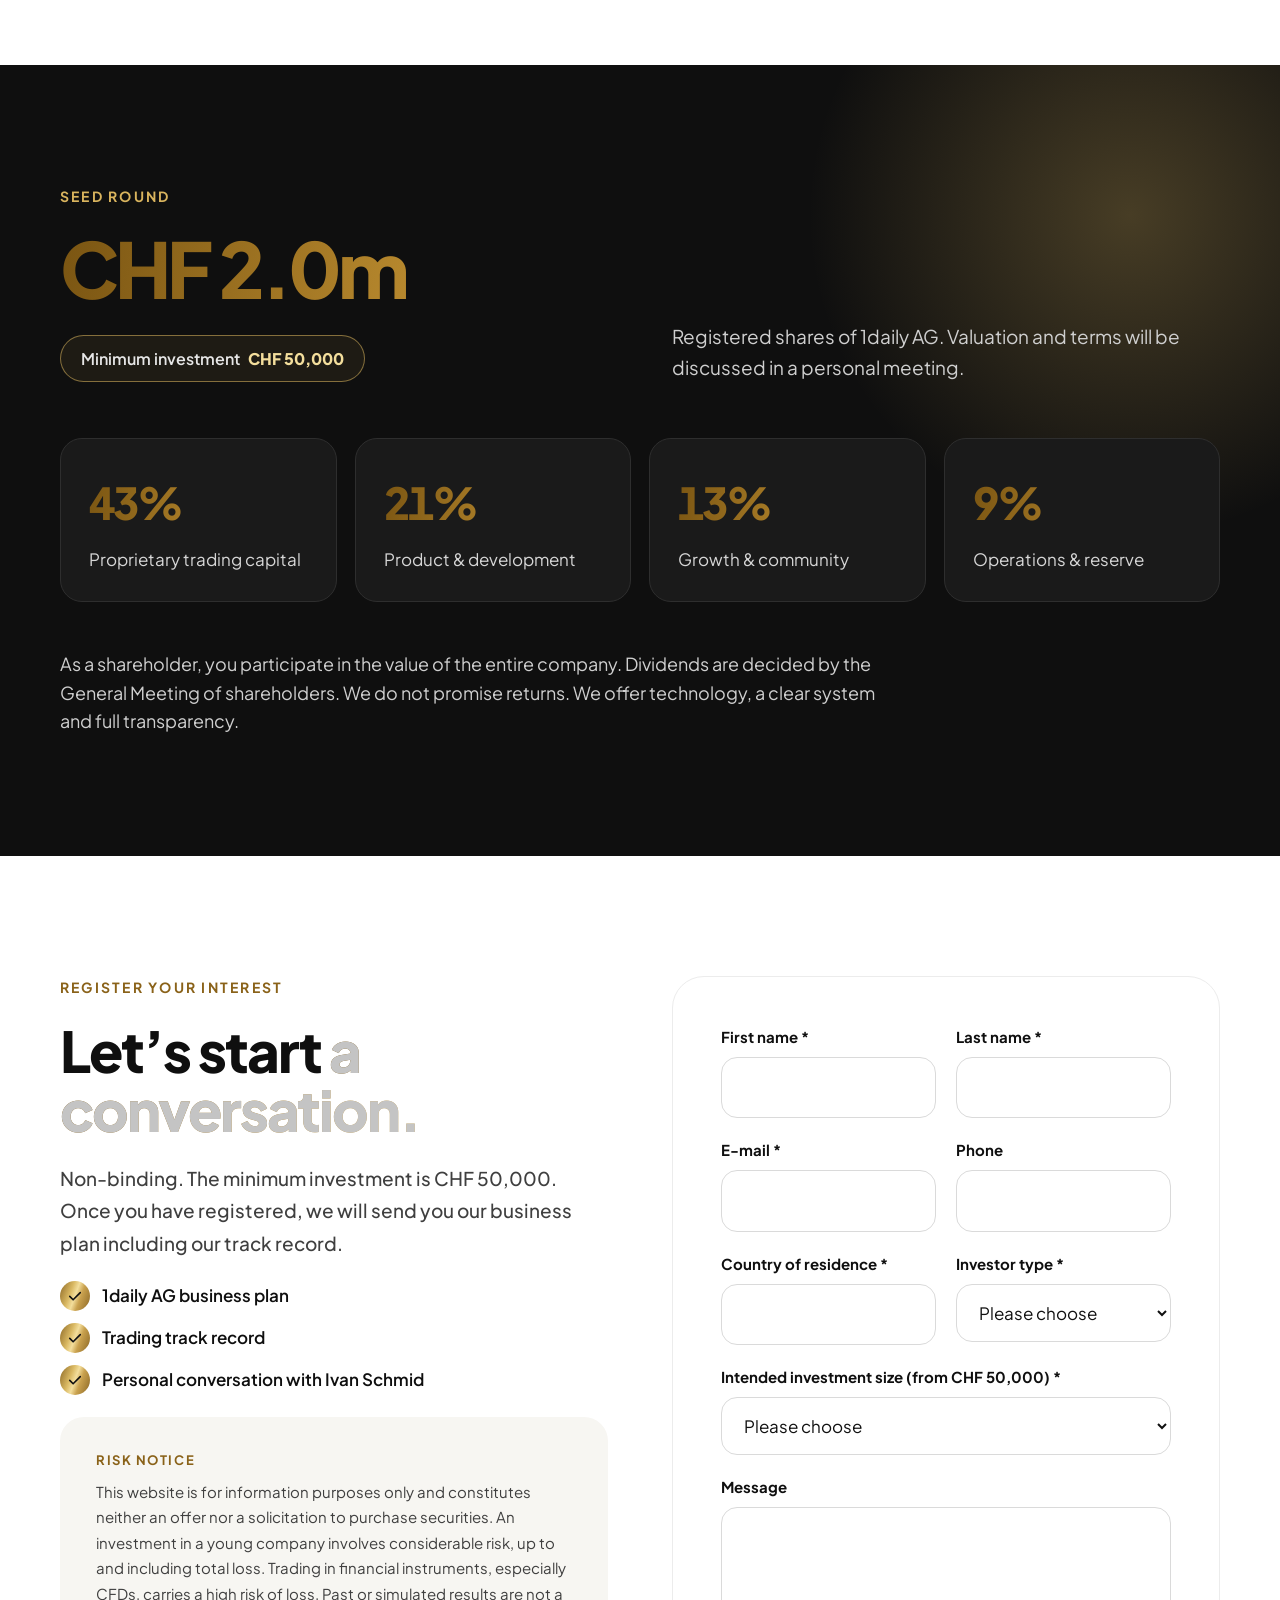
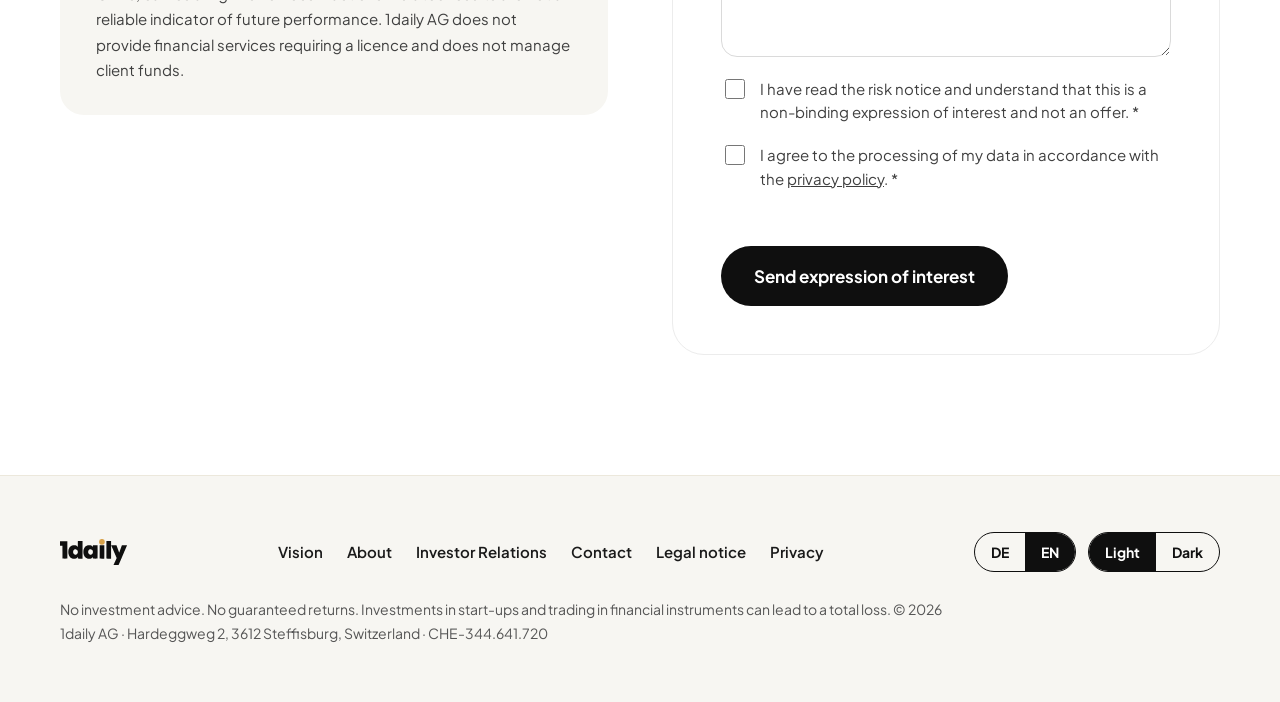
<file: en/investor-relations.html>
<!doctype html>
<html lang="en">
<head>
<meta charset="utf-8">
<meta name="viewport" content="width=device-width, initial-scale=1">
<title>Investor relations | 1daily AG</title>
<meta name="description" content="1daily AG seed round: invest in a Swiss stock corporation building trading technology for the gold market. Non-binding expression of interest.">
<meta property="og:type" content="website">
<meta property="og:title" content="Investor relations | 1daily AG">
<meta property="og:description" content="1daily AG seed round: invest in a Swiss stock corporation building trading technology for the gold market. Non-binding expression of interest.">
<meta property="og:locale" content="en_GB">
<meta property="og:image" content="https://schmid-business-solutions.github.io/1daily-website/assets/img/og-image.jpg">
<meta property="og:image:width" content="1200">
<meta property="og:image:height" content="630">
<meta name="twitter:card" content="summary_large_image">
<meta name="theme-color" content="#FFFFFF">
<link rel="alternate" hreflang="de" href="../investor-relations.html">
<link rel="alternate" hreflang="en" href="investor-relations.html">
<link rel="alternate" hreflang="x-default" href="../investor-relations.html">
<link rel="icon" href="../assets/img/favicon.svg" type="image/svg+xml">
<link rel="icon" href="../assets/img/favicon-32.png" sizes="32x32" type="image/png">
<link rel="apple-touch-icon" href="../assets/img/apple-touch-icon.png">
<link rel="preload" href="../assets/fonts/plus-jakarta-sans-latin-800-normal.woff2" as="font" type="font/woff2" crossorigin>
<script>(function(){var d=document.documentElement,s=null;try{var q=new URLSearchParams(location.search).get("theme");if(q==="dark"||q==="light")localStorage.setItem("theme",q);s=localStorage.getItem("theme")}catch(e){}var dark=s?s==="dark":!!(window.matchMedia&&matchMedia("(prefers-color-scheme: dark)").matches);if(dark)d.setAttribute("data-theme","dark")})();</script>
<link rel="stylesheet" href="../assets/css/style.css?v=13">
<link rel="stylesheet" href="../assets/css/dark.css?v=2">
<script>
/* Spracherkennung: Deutsch ist Standard; ohne Deutsch im Browser → Englisch. Manuelle Wahl hat Vorrang. */
(function(){try{if(/bot|crawl|spider|slurp|lighthouse/i.test(navigator.userAgent))return;var cur=document.documentElement.lang,s=localStorage.getItem('lang'),want=s;
if(!want){var l=(navigator.languages&&navigator.languages.length?navigator.languages:[navigator.language||'']).map(function(x){return(x||'').toLowerCase()});
want=cur==='de'?(l.some(function(x){return x.indexOf('de')===0})?'de':'en'):((l[0]||'').indexOf('de')===0?'de':'en');}
if(want!==cur){var alt=document.querySelector('link[rel=alternate][hreflang='+want+']');if(alt)location.replace(alt.getAttribute('href'));}}catch(e){}})();
</script>
</head>
<body>
<a class="skip" href="#main">Skip to content</a>
<header class="site-header"><div class="wrap">
<a class="wordmark" href="index.html" aria-label="1daily AG, home"><img class="logo logo-l" src="../assets/img/logo-1daily.svg" alt="" width="78" height="30"><img class="logo logo-d" src="../assets/img/logo-1daily-white.svg" alt="" width="78" height="30"></a>
<div class="hdr-right"><nav class="nav" aria-label="Main navigation"><a class="nl" href="vision.html">Vision</a><a class="nl" href="about.html">About</a><a class="nl" href="investor-relations.html" aria-current="page">Investor Relations</a><a class="nl" href="contact.html">Contact</a><a class="btn btn-dark btn-sm" href="investor-relations.html#form">Become an investor</a></nav>
<button class="theme-toggle" type="button" data-theme-toggle aria-label="Switch colour scheme" title="Switch colour scheme"><svg class="ic-moon" width="20" height="20" viewBox="0 0 24 24" fill="none" stroke="currentColor" stroke-width="1.8" stroke-linecap="round" stroke-linejoin="round" aria-hidden="true"><path d="M20.5 14.2A8.5 8.5 0 0 1 9.8 3.5a8.5 8.5 0 1 0 10.7 10.7z"/></svg><svg class="ic-sun" width="20" height="20" viewBox="0 0 24 24" fill="none" stroke="currentColor" stroke-width="1.8" stroke-linecap="round" aria-hidden="true"><circle cx="12" cy="12" r="4.2"/><path d="M12 2.5v2.2M12 19.3v2.2M4.6 4.6l1.6 1.6M17.8 17.8l1.6 1.6M2.5 12h2.2M19.3 12h2.2M4.6 19.4l1.6-1.6M17.8 6.2l1.6-1.6"/></svg></button><button class="burger" type="button" data-menu="open" aria-label="Open menu" aria-expanded="false" aria-controls="mmenu"><svg width="28" height="28" viewBox="0 0 28 28" fill="none" stroke-width="2.2" stroke-linecap="round" aria-hidden="true"><defs><linearGradient id="bgold" x1="0" y1="0" x2="1" y2="0"><stop offset="0" stop-color="#8A6624"/><stop offset=".55" stop-color="#D9B862"/><stop offset="1" stop-color="#B8892E"/></linearGradient></defs><path stroke="url(#bgold)" d="M4 8h20M10 14h14M16 20h8"/></svg></button></div>
</div></header>
<div class="mmenu" id="mmenu" role="dialog" aria-modal="true" aria-label="Menu">
<div class="mmenu-top"><a class="wordmark" href="index.html" aria-label="1daily AG, home"><img class="logo logo-l" src="../assets/img/logo-1daily.svg" alt="" width="78" height="30"><img class="logo logo-d" src="../assets/img/logo-1daily-white.svg" alt="" width="78" height="30"></a><button class="burger close" style="display:inline-flex" type="button" data-menu="close" aria-label="Close menu"><svg width="22" height="22" viewBox="0 0 24 24" fill="none" stroke="#0F0F0F" stroke-width="2" stroke-linecap="round" aria-hidden="true"><path d="M6 6l12 12M18 6L6 18"/></svg></button></div>
<nav aria-label="Mobile navigation"><a href="vision.html">Vision<svg width="22" height="22" viewBox="0 0 24 24" fill="none" stroke="#8A6219" stroke-width="2" aria-hidden="true"><path d="M5 12h14M13 6l6 6-6 6"/></svg></a><a href="about.html">About<svg width="22" height="22" viewBox="0 0 24 24" fill="none" stroke="#8A6219" stroke-width="2" aria-hidden="true"><path d="M5 12h14M13 6l6 6-6 6"/></svg></a><a href="investor-relations.html" aria-current="page">Investor Relations<svg width="22" height="22" viewBox="0 0 24 24" fill="none" stroke="#8A6219" stroke-width="2" aria-hidden="true"><path d="M5 12h14M13 6l6 6-6 6"/></svg></a><a href="contact.html">Contact<svg width="22" height="22" viewBox="0 0 24 24" fill="none" stroke="#8A6219" stroke-width="2" aria-hidden="true"><path d="M5 12h14M13 6l6 6-6 6"/></svg></a></nav>
<div class="mmenu-bottom"><a class="btn btn-gold" href="investor-relations.html#form">Become an investor</a>
<div class="lang" style="align-self:center" aria-label="Language"><a href="../investor-relations.html" data-lang="de" hreflang="de" lang="de">Deutsch</a><a href="investor-relations.html" data-lang="en" hreflang="en" lang="en" aria-current="true">English</a></div>
<small>1daily AG · Steffisburg, Switzerland</small></div>
</div>
<main id="main">

<section class="wrap page-hero">
<div class="eyebrow up">Investor relations · Seed round</div>
<h1 class="up u1">Invest in <span class="gold">Swiss trading technology.</span></h1>
<p class="lead up u2">Become a shareholder in a Swiss stock corporation that develops its own AI software and uses it for its own trading in the gold market.</p>
<div class="ctas up u3" style="justify-content:flex-start"><a class="btn btn-dark" href="#form">Register your interest</a></div>
</section>
<section class="wrap" style="padding-bottom:120px">
<div class="sec-head reveal"><div class="eyebrow">Why 1daily</div><h2 class="h-l">Six reasons <span class="gold">to grow with us.</span></h2></div>
<div class="grid g3"><article class="card reveal" style="padding:36px 32px"><div class="num">01</div><h3 style="font-size:24px;letter-spacing:-.02em">Proprietary technology</h3><p style="font-size:17px">Goldcheck and 1daily&nbsp;Guard are developed in-house and are intellectual property owned by 1daily AG.</p></article><article class="card reveal" style="padding:36px 32px"><div class="num">02</div><h3 style="font-size:24px;letter-spacing:-.02em">Systematic capital protection</h3><p style="font-size:17px">1daily&nbsp;Guard enforces the risk rules automatically in every trade, regardless of sentiment and market noise.</p></article><article class="card reveal" style="padding:36px 32px"><div class="num">03</div><h3 style="font-size:24px;letter-spacing:-.02em">We use what we build</h3><p style="font-size:17px">Our proprietary trading runs on the same systems we develop. Every trading day delivers data for better models.</p></article><article class="card reveal" style="padding:36px 32px"><div class="num">04</div><h3 style="font-size:24px;letter-spacing:-.02em">Two sources of value</h3><p style="font-size:17px">Income from proprietary trading and, in future, recurring software revenue.</p></article><article class="card reveal" style="padding:36px 32px"><div class="num">05</div><h3 style="font-size:24px;letter-spacing:-.02em">A company, not a fund</h3><p style="font-size:17px">The value of your stake grows with the company as a whole: technology, IP, customers and capital.</p></article><article class="card reveal" style="padding:36px 32px"><div class="num">06</div><h3 style="font-size:24px;letter-spacing:-.02em">Experienced founding team</h3><p style="font-size:17px">More than 25 years of building software and fintech companies in Switzerland.</p></article></div></section>
<section class="dark"><div class="glow"></div><div class="wrap sec" style="position:relative">
<div class="split reveal" style="align-items:flex-end;margin-bottom:56px">
<div class="stack"><div class="eyebrow" style="color:#D9B45E">Seed round</div><div class="big gold">CHF 2.0m</div><div class="min-pill">Minimum investment <b>CHF 50,000</b></div></div>
<p style="font-size:19px">Registered shares of 1daily AG. Valuation and terms will be discussed in a personal meeting.</p></div>
<div class="funds reveal"><div><div class="gold" style="font-size:44px;font-weight:800;letter-spacing:-.04em">50%</div><span>Proprietary trading capital</span></div><div><div class="gold" style="font-size:44px;font-weight:800;letter-spacing:-.04em">25%</div><span>Product &amp; development</span></div><div><div class="gold" style="font-size:44px;font-weight:800;letter-spacing:-.04em">15%</div><span>Growth &amp; community</span></div><div><div class="gold" style="font-size:44px;font-weight:800;letter-spacing:-.04em">10%</div><span>Operations &amp; reserve</span></div></div>
<p class="reveal" style="margin-top:48px;font-size:18px;max-width:820px">As a shareholder, you participate in the value of the entire company. Dividends are decided by the General Meeting of shareholders. We do not promise returns. We offer technology, a clear system and full transparency.</p>
</div></section>
<section class="wrap sec" id="form" style="scroll-margin-top:24px"><div class="split">
<div class="stack reveal"><div class="eyebrow">Register your interest</div>
<h2 class="h-l">Let’s start <span class="gold">a conversation.</span></h2>
<p class="body">Non-binding. The minimum investment is CHF 50,000. Once you have registered, we will send you our business plan including our track record.</p><ul class="ir-docs"><li><svg width="18" height="18" viewBox="0 0 24 24" fill="none" stroke="currentColor" stroke-width="2.2" stroke-linecap="round" stroke-linejoin="round" aria-hidden="true"><path d="M5 12.5l4.5 4.5L19 7.5"/></svg><span>1daily AG business plan</span></li><li><svg width="18" height="18" viewBox="0 0 24 24" fill="none" stroke="currentColor" stroke-width="2.2" stroke-linecap="round" stroke-linejoin="round" aria-hidden="true"><path d="M5 12.5l4.5 4.5L19 7.5"/></svg><span>Trading track record</span></li><li><svg width="18" height="18" viewBox="0 0 24 24" fill="none" stroke="currentColor" stroke-width="2.2" stroke-linecap="round" stroke-linejoin="round" aria-hidden="true"><path d="M5 12.5l4.5 4.5L19 7.5"/></svg><span>Personal conversation with Ivan Schmid</span></li></ul>
<div class="risk"><b>Risk notice</b>This website is for information purposes only and constitutes neither an offer nor a solicitation to purchase securities. An investment in a young company involves considerable risk, up to and including total loss. Trading in financial instruments, especially CFDs, carries a high risk of loss. Past or simulated results are not a reliable indicator of future performance. 1daily AG does not provide financial services requiring a licence and does not manage client funds.</div></div>
<div class="form-card" id="form-card">
<form data-form="formspreeInvestor" class="form" novalidate>
<input type="hidden" name="_subject" value="New investor expression of interest (website)">
<input type="hidden" name="_language" value="en">
<input type="text" name="_gotcha" class="hp" tabindex="-1" autocomplete="off" aria-hidden="true">
<div class="field"><label for="f-first_name">First name *</label><input id="f-first_name" name="first_name" type="text" required autocomplete="given-name"></div>
<div class="field"><label for="f-last_name">Last name *</label><input id="f-last_name" name="last_name" type="text" required autocomplete="family-name"></div>
<div class="field"><label for="f-email">E-mail *</label><input id="f-email" name="email" type="email" required autocomplete="email"></div>
<div class="field"><label for="f-phone">Phone</label><input id="f-phone" name="phone" type="tel" autocomplete="tel"></div>
<div class="field"><label for="f-country">Country of residence *</label><input id="f-country" name="country" type="text" required autocomplete="country-name"></div>
<div class="field"><label for="f-investor_type">Investor type *</label><select id="f-investor_type" name="investor_type" required><option value="">Please choose</option><option value="private">Private investor</option><option value="professional">Professional / qualified investor</option><option value="family_office">Family office</option><option value="company_angel">Company / business angel</option></select></div>
<div class="field full"><label for="f-ticket">Intended investment size (from CHF 50,000) *</label><select id="f-ticket" name="ticket" required><option value="">Please choose</option><option value="50-100k">CHF 50,000–100,000</option><option value="100-250k">CHF 100,000–250,000</option><option value="250-500k">CHF 250,000–500,000</option><option value="500k-plus">over CHF 500,000</option></select></div>
<div class="field full"><label for="f-message">Message</label><textarea id="f-message" name="message"></textarea></div>
<label class="check full"><input type="checkbox" name="risk_ack" value="ja / yes" required><span>I have read the risk notice and understand that this is a non-binding expression of interest and not an offer. *</span></label>
<label class="check full"><input type="checkbox" name="privacy_ack" value="ja / yes" required><span>I agree to the processing of my data in accordance with the <a href="privacy.html">privacy policy</a>. *</span></label>
<p class="form-status" role="status" aria-live="polite"></p>
<div class="full"><button class="btn btn-dark" type="submit">Send expression of interest</button></div>
</form>
<div class="success" role="status"><div class="bar"></div><h3 class="h-m">Thank you.</h3><p class="body">We will send you our business plan including our track record and get back to you personally within three business days.</p></div>
</div></div></section>
</main>
<footer class="site-footer"><div class="wrap">
<div class="foot-top"><a class="wordmark" href="index.html" aria-label="1daily AG, home"><img class="logo logo-l" src="../assets/img/logo-1daily.svg" alt="" width="78" height="30"><img class="logo logo-d" src="../assets/img/logo-1daily-white.svg" alt="" width="78" height="30"></a>
<nav class="foot-nav" aria-label="Footer"><a href="vision.html">Vision</a><a href="about.html">About</a><a href="investor-relations.html">Investor Relations</a><a href="contact.html">Contact</a><a href="contact.html#impressum">Legal notice</a><a href="privacy.html">Privacy</a></nav>
<div class="foot-switch"><div class="lang" role="group" aria-label="Choose language"><a href="../investor-relations.html" data-lang="de" hreflang="de" lang="de">DE</a><a href="investor-relations.html" data-lang="en" hreflang="en" lang="en" aria-current="true">EN</a></div><div class="lang theme-seg" role="group" aria-label="Colour scheme"><button type="button" data-theme-set="light">Light</button><button type="button" data-theme-set="dark">Dark</button></div></div></div>
<p class="foot-legal">No investment advice. No guaranteed returns. Investments in start-ups and trading in financial instruments can lead to a total loss. © 2026 1daily AG · Hardeggweg 2, 3612 Steffisburg, Switzerland · CHE-344.641.720</p>
</div></footer>
<script src="../assets/js/config.js?v=5"></script>

<script src="../assets/js/anim.js?v=4"></script>
<script src="../assets/js/main.js?v=10"></script>
</body>
</html>
</file>
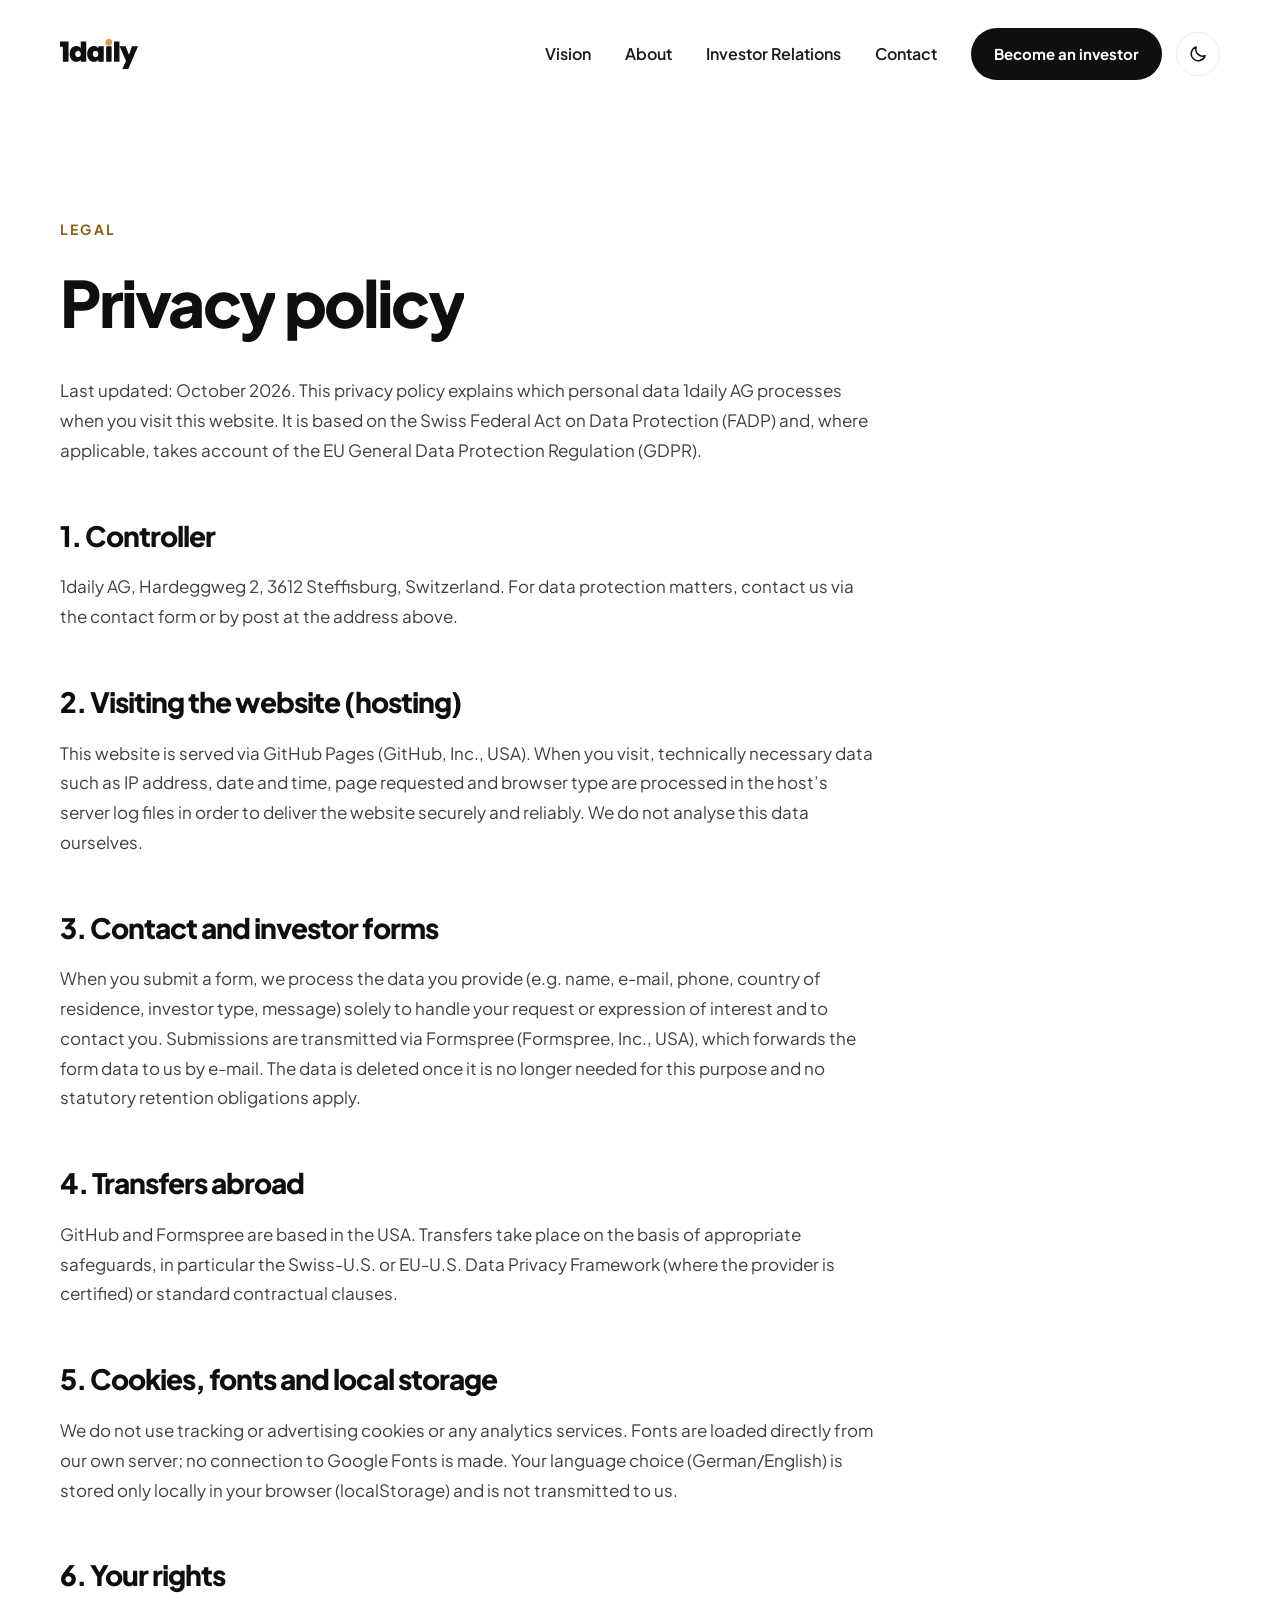
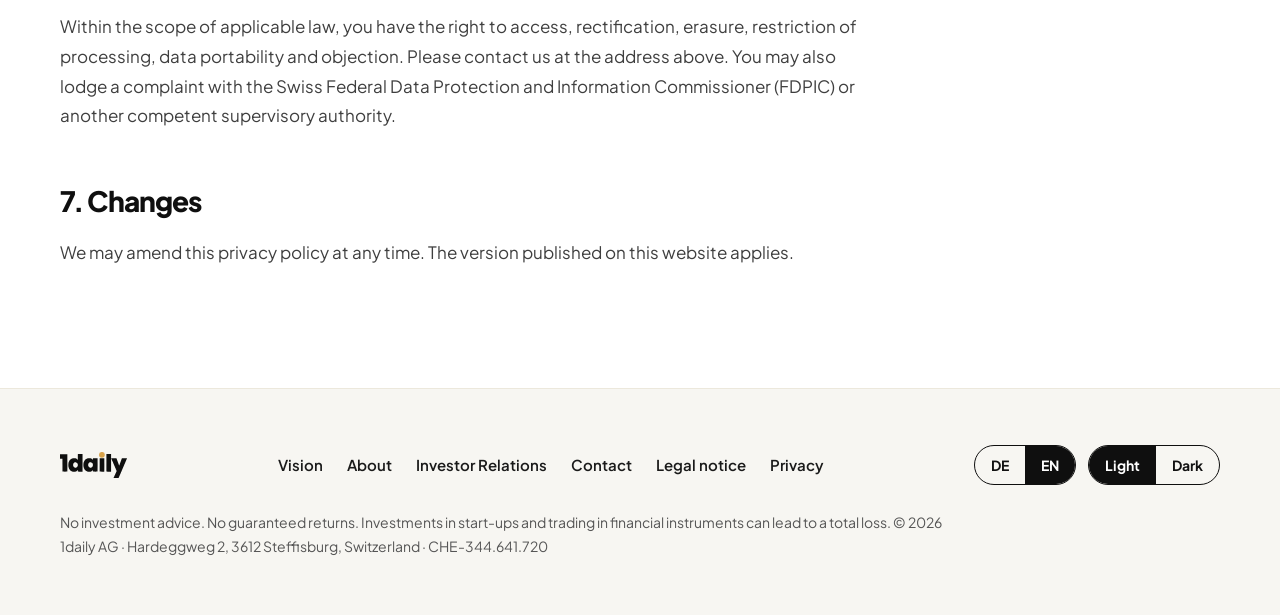
<file: en/privacy.html>
<!doctype html>
<html lang="en">
<head>
<meta charset="utf-8">
<meta name="viewport" content="width=device-width, initial-scale=1">
<title>Privacy policy | 1daily AG</title>
<meta name="description" content="Privacy policy of 1daily AG under the Swiss FADP.">
<meta property="og:type" content="website">
<meta property="og:title" content="Privacy policy | 1daily AG">
<meta property="og:description" content="Privacy policy of 1daily AG under the Swiss FADP.">
<meta property="og:locale" content="en_GB">
<meta property="og:image" content="https://schmid-business-solutions.github.io/1daily-website/assets/img/og-image.jpg">
<meta property="og:image:width" content="1200">
<meta property="og:image:height" content="630">
<meta name="twitter:card" content="summary_large_image">
<meta name="theme-color" content="#FFFFFF">
<link rel="alternate" hreflang="de" href="../datenschutz.html">
<link rel="alternate" hreflang="en" href="privacy.html">
<link rel="alternate" hreflang="x-default" href="../datenschutz.html">
<link rel="icon" href="../assets/img/favicon.svg" type="image/svg+xml">
<link rel="icon" href="../assets/img/favicon-32.png" sizes="32x32" type="image/png">
<link rel="apple-touch-icon" href="../assets/img/apple-touch-icon.png">
<link rel="preload" href="../assets/fonts/plus-jakarta-sans-latin-800-normal.woff2" as="font" type="font/woff2" crossorigin>
<script>(function(){var d=document.documentElement,s=null;try{var q=new URLSearchParams(location.search).get("theme");if(q==="dark"||q==="light")localStorage.setItem("theme",q);s=localStorage.getItem("theme")}catch(e){}var dark=s?s==="dark":!!(window.matchMedia&&matchMedia("(prefers-color-scheme: dark)").matches);if(dark)d.setAttribute("data-theme","dark")})();</script>
<link rel="stylesheet" href="../assets/css/style.css?v=13">
<link rel="stylesheet" href="../assets/css/dark.css?v=2">
<script>
/* Spracherkennung: Deutsch ist Standard; ohne Deutsch im Browser → Englisch. Manuelle Wahl hat Vorrang. */
(function(){try{if(/bot|crawl|spider|slurp|lighthouse/i.test(navigator.userAgent))return;var cur=document.documentElement.lang,s=localStorage.getItem('lang'),want=s;
if(!want){var l=(navigator.languages&&navigator.languages.length?navigator.languages:[navigator.language||'']).map(function(x){return(x||'').toLowerCase()});
want=cur==='de'?(l.some(function(x){return x.indexOf('de')===0})?'de':'en'):((l[0]||'').indexOf('de')===0?'de':'en');}
if(want!==cur){var alt=document.querySelector('link[rel=alternate][hreflang='+want+']');if(alt)location.replace(alt.getAttribute('href'));}}catch(e){}})();
</script>
</head>
<body>
<a class="skip" href="#main">Skip to content</a>
<header class="site-header"><div class="wrap">
<a class="wordmark" href="index.html" aria-label="1daily AG, home"><img class="logo logo-l" src="../assets/img/logo-1daily.svg" alt="" width="78" height="30"><img class="logo logo-d" src="../assets/img/logo-1daily-white.svg" alt="" width="78" height="30"></a>
<div class="hdr-right"><nav class="nav" aria-label="Main navigation"><a class="nl" href="vision.html">Vision</a><a class="nl" href="about.html">About</a><a class="nl" href="investor-relations.html">Investor Relations</a><a class="nl" href="contact.html">Contact</a><a class="btn btn-dark btn-sm" href="investor-relations.html#form">Become an investor</a></nav>
<button class="theme-toggle" type="button" data-theme-toggle aria-label="Switch colour scheme" title="Switch colour scheme"><svg class="ic-moon" width="20" height="20" viewBox="0 0 24 24" fill="none" stroke="currentColor" stroke-width="1.8" stroke-linecap="round" stroke-linejoin="round" aria-hidden="true"><path d="M20.5 14.2A8.5 8.5 0 0 1 9.8 3.5a8.5 8.5 0 1 0 10.7 10.7z"/></svg><svg class="ic-sun" width="20" height="20" viewBox="0 0 24 24" fill="none" stroke="currentColor" stroke-width="1.8" stroke-linecap="round" aria-hidden="true"><circle cx="12" cy="12" r="4.2"/><path d="M12 2.5v2.2M12 19.3v2.2M4.6 4.6l1.6 1.6M17.8 17.8l1.6 1.6M2.5 12h2.2M19.3 12h2.2M4.6 19.4l1.6-1.6M17.8 6.2l1.6-1.6"/></svg></button><button class="burger" type="button" data-menu="open" aria-label="Open menu" aria-expanded="false" aria-controls="mmenu"><svg width="28" height="28" viewBox="0 0 28 28" fill="none" stroke-width="2.2" stroke-linecap="round" aria-hidden="true"><defs><linearGradient id="bgold" x1="0" y1="0" x2="1" y2="0"><stop offset="0" stop-color="#8A6624"/><stop offset=".55" stop-color="#D9B862"/><stop offset="1" stop-color="#B8892E"/></linearGradient></defs><path stroke="url(#bgold)" d="M4 8h20M10 14h14M16 20h8"/></svg></button></div>
</div></header>
<div class="mmenu" id="mmenu" role="dialog" aria-modal="true" aria-label="Menu">
<div class="mmenu-top"><a class="wordmark" href="index.html" aria-label="1daily AG, home"><img class="logo logo-l" src="../assets/img/logo-1daily.svg" alt="" width="78" height="30"><img class="logo logo-d" src="../assets/img/logo-1daily-white.svg" alt="" width="78" height="30"></a><button class="burger close" style="display:inline-flex" type="button" data-menu="close" aria-label="Close menu"><svg width="22" height="22" viewBox="0 0 24 24" fill="none" stroke="#0F0F0F" stroke-width="2" stroke-linecap="round" aria-hidden="true"><path d="M6 6l12 12M18 6L6 18"/></svg></button></div>
<nav aria-label="Mobile navigation"><a href="vision.html">Vision<svg width="22" height="22" viewBox="0 0 24 24" fill="none" stroke="#8A6219" stroke-width="2" aria-hidden="true"><path d="M5 12h14M13 6l6 6-6 6"/></svg></a><a href="about.html">About<svg width="22" height="22" viewBox="0 0 24 24" fill="none" stroke="#8A6219" stroke-width="2" aria-hidden="true"><path d="M5 12h14M13 6l6 6-6 6"/></svg></a><a href="investor-relations.html">Investor Relations<svg width="22" height="22" viewBox="0 0 24 24" fill="none" stroke="#8A6219" stroke-width="2" aria-hidden="true"><path d="M5 12h14M13 6l6 6-6 6"/></svg></a><a href="contact.html">Contact<svg width="22" height="22" viewBox="0 0 24 24" fill="none" stroke="#8A6219" stroke-width="2" aria-hidden="true"><path d="M5 12h14M13 6l6 6-6 6"/></svg></a></nav>
<div class="mmenu-bottom"><a class="btn btn-gold" href="investor-relations.html#form">Become an investor</a>
<div class="lang" style="align-self:center" aria-label="Language"><a href="../datenschutz.html" data-lang="de" hreflang="de" lang="de">Deutsch</a><a href="privacy.html" data-lang="en" hreflang="en" lang="en" aria-current="true">English</a></div>
<small>1daily AG · Steffisburg, Switzerland</small></div>
</div>
<main id="main">

<section class="wrap page-hero" style="padding-bottom:40px"><div class="eyebrow up">Legal</div><h1 class="up u1" style="font-size:clamp(38px,5vw,72px)">Privacy policy</h1></section>
<section class="wrap legal" style="padding-bottom:120px;max-width:900px;margin-left:max(0px,calc((100% - var(--wrap))/2))"><p>Last updated: October 2026. This privacy policy explains which personal data 1daily AG processes when you visit this website. It is based on the Swiss Federal Act on Data Protection (FADP) and, where applicable, takes account of the EU General Data Protection Regulation (GDPR).</p>
<h2>1. Controller</h2><p>1daily AG, Hardeggweg 2, 3612 Steffisburg, Switzerland. For data protection matters, contact us via the <a href="contact.html">contact form</a> or by post at the address above.</p>
<h2>2. Visiting the website (hosting)</h2><p>This website is served via GitHub Pages (GitHub, Inc., USA). When you visit, technically necessary data such as IP address, date and time, page requested and browser type are processed in the host’s server log files in order to deliver the website securely and reliably. We do not analyse this data ourselves.</p>
<h2>3. Contact and investor forms</h2><p>When you submit a form, we process the data you provide (e.g. name, e-mail, phone, country of residence, investor type, message) solely to handle your request or expression of interest and to contact you. Submissions are transmitted via Formspree (Formspree, Inc., USA), which forwards the form data to us by e-mail. The data is deleted once it is no longer needed for this purpose and no statutory retention obligations apply.</p>
<h2>4. Transfers abroad</h2><p>GitHub and Formspree are based in the USA. Transfers take place on the basis of appropriate safeguards, in particular the Swiss-U.S. or EU-U.S. Data Privacy Framework (where the provider is certified) or standard contractual clauses.</p>
<h2>5. Cookies, fonts and local storage</h2><p>We do not use tracking or advertising cookies or any analytics services. Fonts are loaded directly from our own server; no connection to Google Fonts is made. Your language choice (German/English) is stored only locally in your browser (localStorage) and is not transmitted to us.</p>
<h2>6. Your rights</h2><p>Within the scope of applicable law, you have the right to access, rectification, erasure, restriction of processing, data portability and objection. Please contact us at the address above. You may also lodge a complaint with the Swiss Federal Data Protection and Information Commissioner (FDPIC) or another competent supervisory authority.</p>
<h2>7. Changes</h2><p>We may amend this privacy policy at any time. The version published on this website applies.</p></section>
</main>
<footer class="site-footer"><div class="wrap">
<div class="foot-top"><a class="wordmark" href="index.html" aria-label="1daily AG, home"><img class="logo logo-l" src="../assets/img/logo-1daily.svg" alt="" width="78" height="30"><img class="logo logo-d" src="../assets/img/logo-1daily-white.svg" alt="" width="78" height="30"></a>
<nav class="foot-nav" aria-label="Footer"><a href="vision.html">Vision</a><a href="about.html">About</a><a href="investor-relations.html">Investor Relations</a><a href="contact.html">Contact</a><a href="contact.html#impressum">Legal notice</a><a href="privacy.html">Privacy</a></nav>
<div class="foot-switch"><div class="lang" role="group" aria-label="Choose language"><a href="../datenschutz.html" data-lang="de" hreflang="de" lang="de">DE</a><a href="privacy.html" data-lang="en" hreflang="en" lang="en" aria-current="true">EN</a></div><div class="lang theme-seg" role="group" aria-label="Colour scheme"><button type="button" data-theme-set="light">Light</button><button type="button" data-theme-set="dark">Dark</button></div></div></div>
<p class="foot-legal">No investment advice. No guaranteed returns. Investments in start-ups and trading in financial instruments can lead to a total loss. © 2026 1daily AG · Hardeggweg 2, 3612 Steffisburg, Switzerland · CHE-344.641.720</p>
</div></footer>
<script src="../assets/js/config.js?v=5"></script>

<script src="../assets/js/anim.js?v=4"></script>
<script src="../assets/js/main.js?v=10"></script>
</body>
</html>
</file>
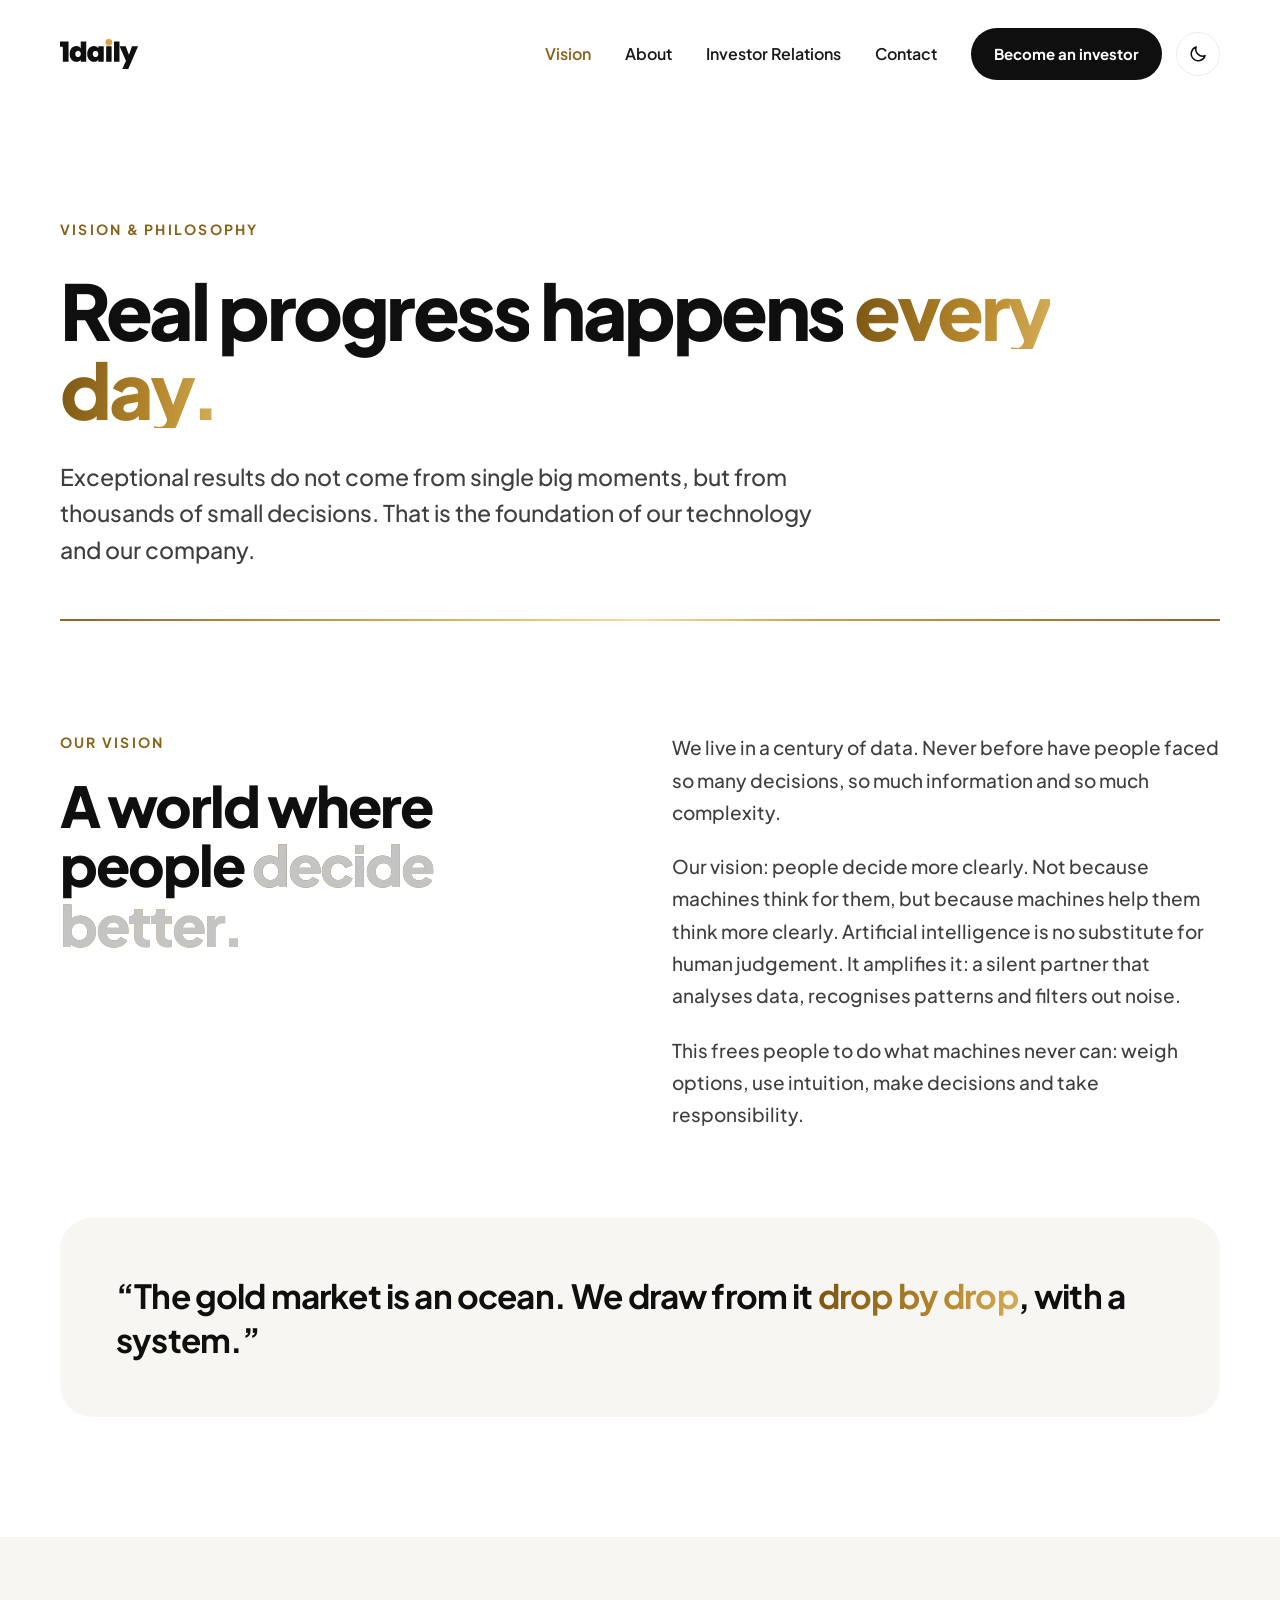
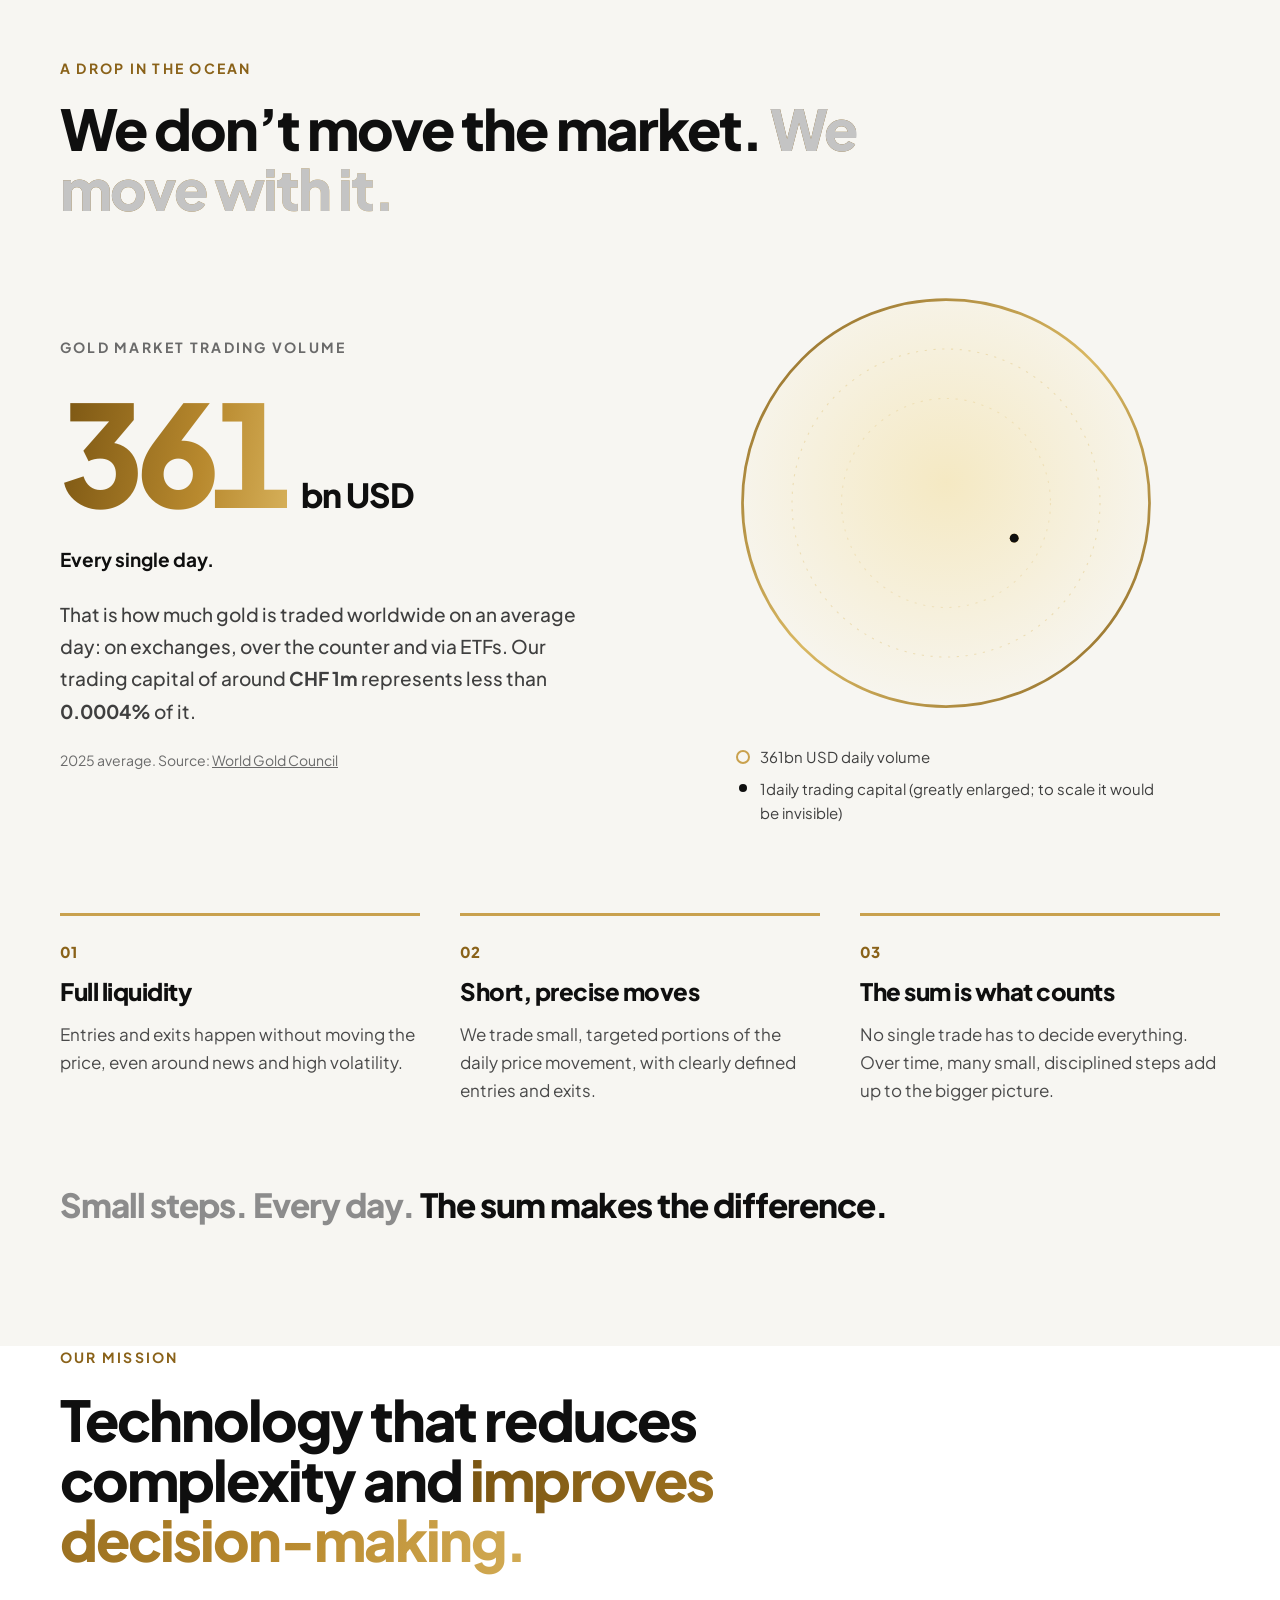
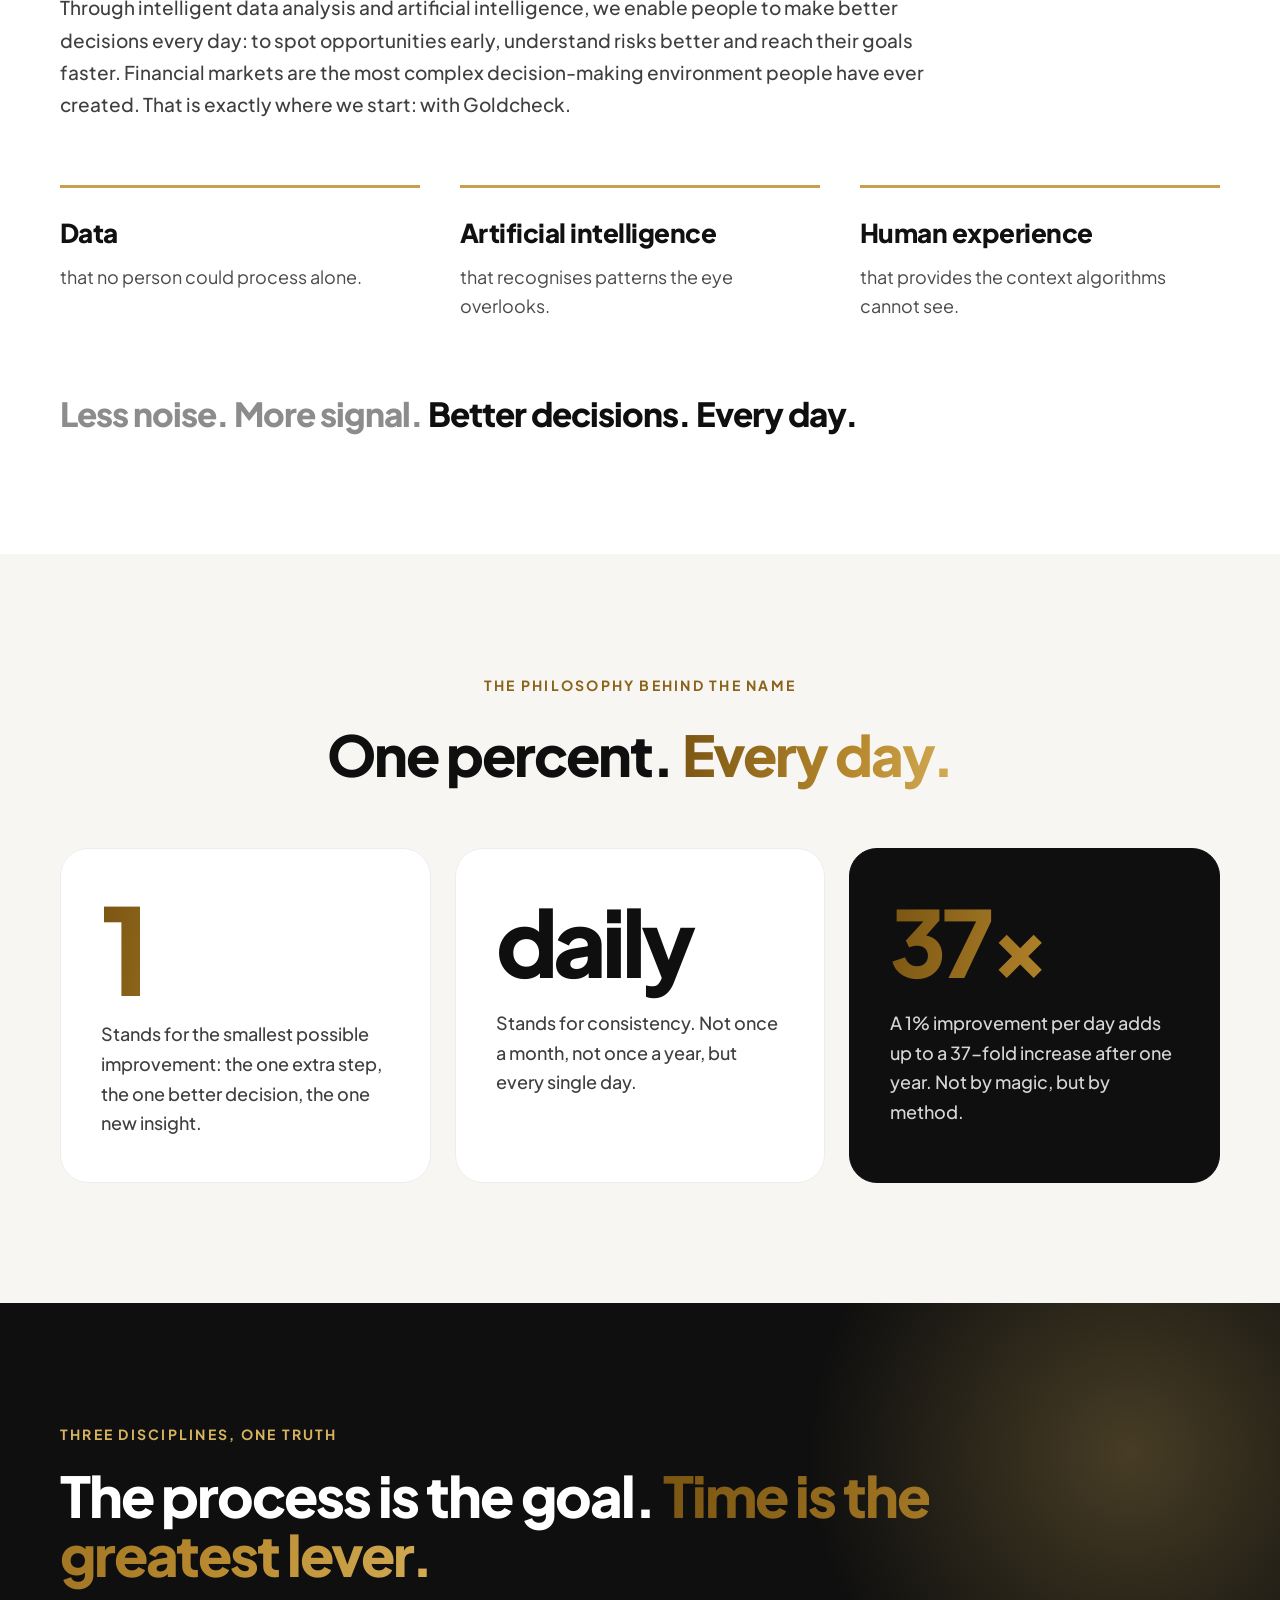
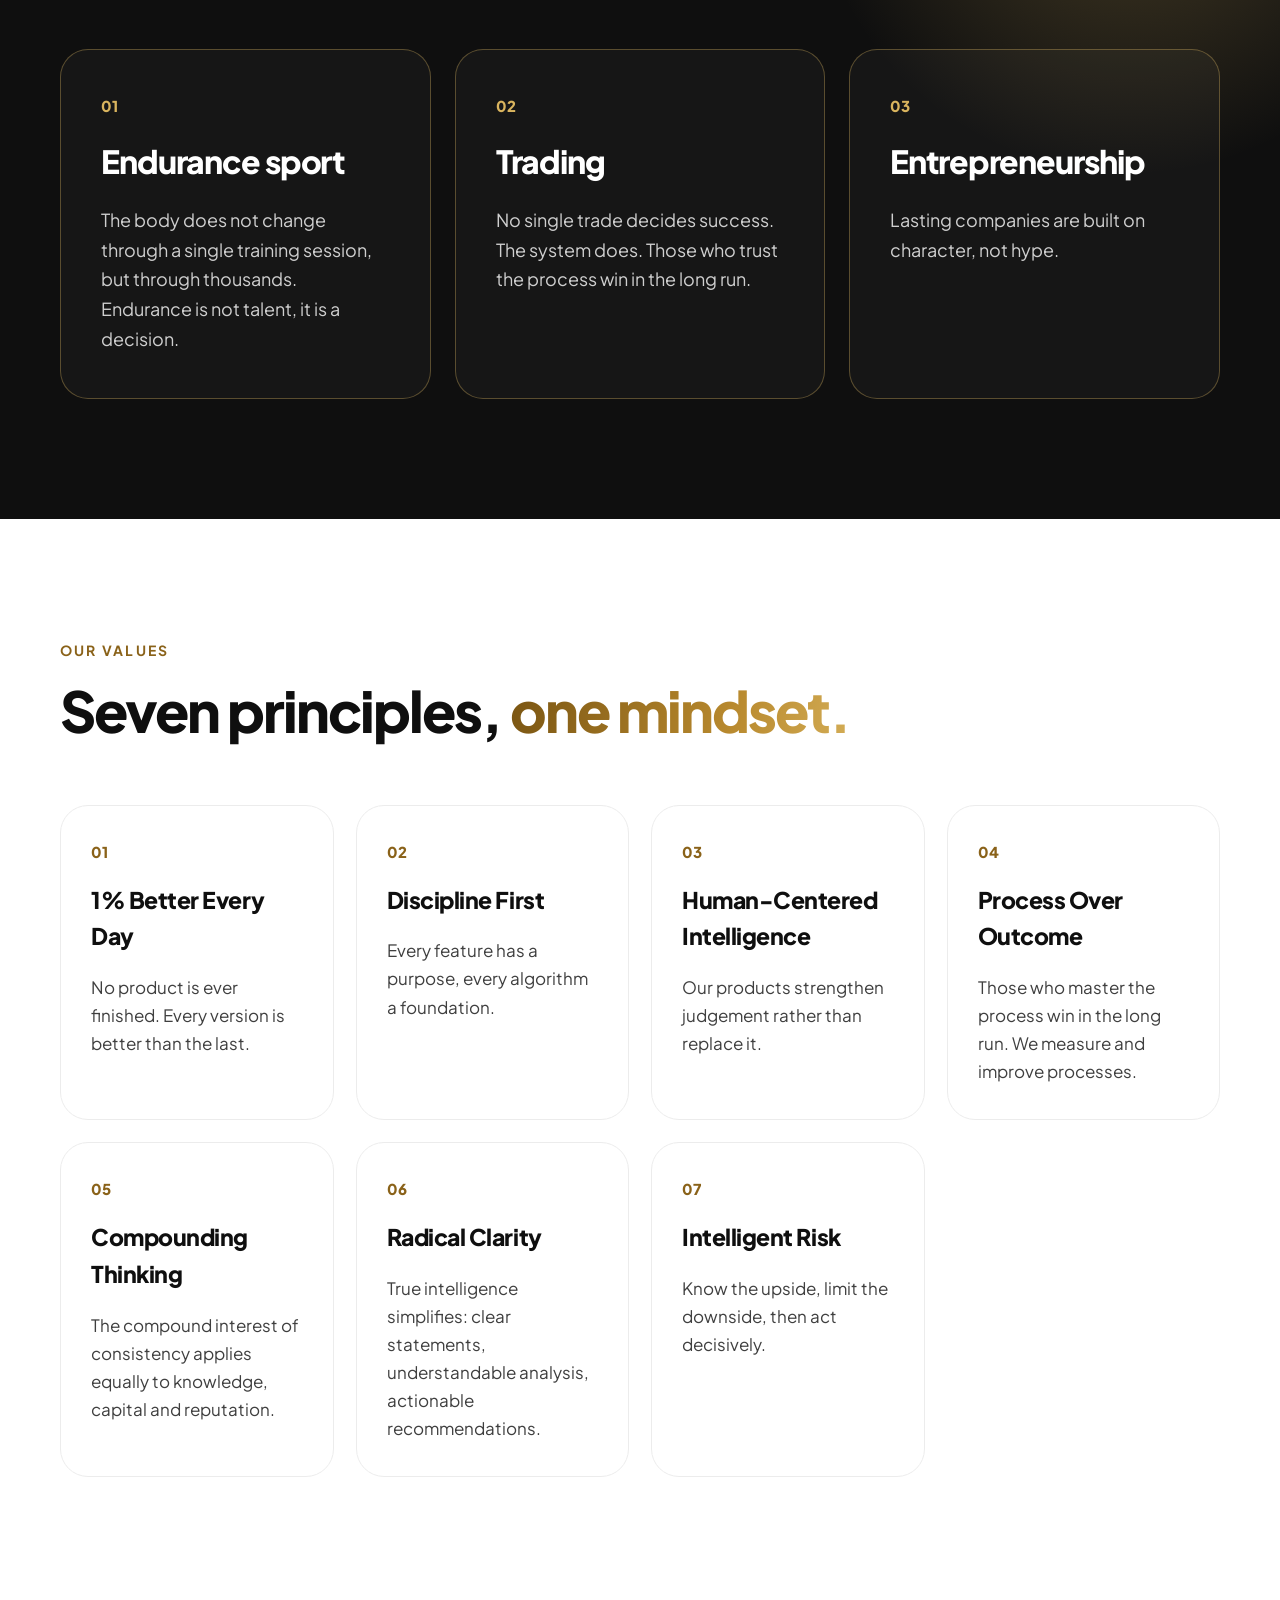
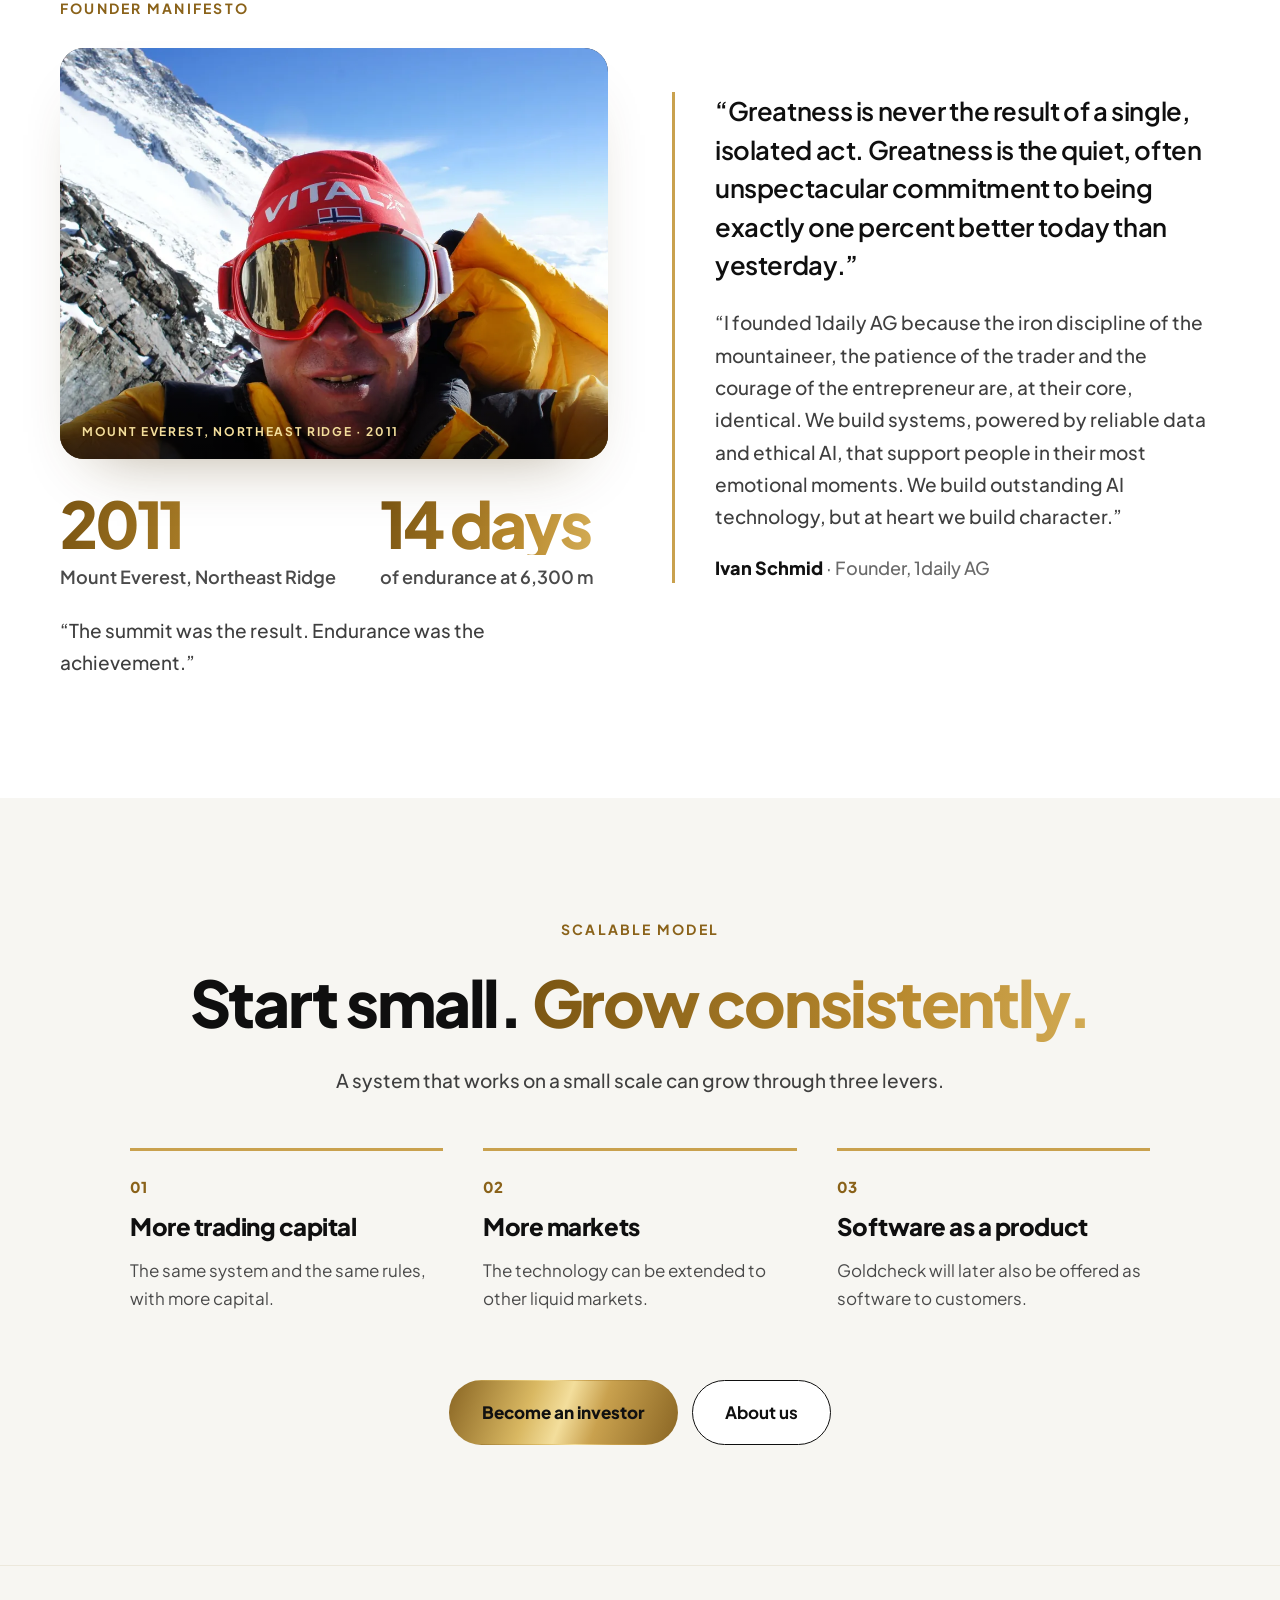
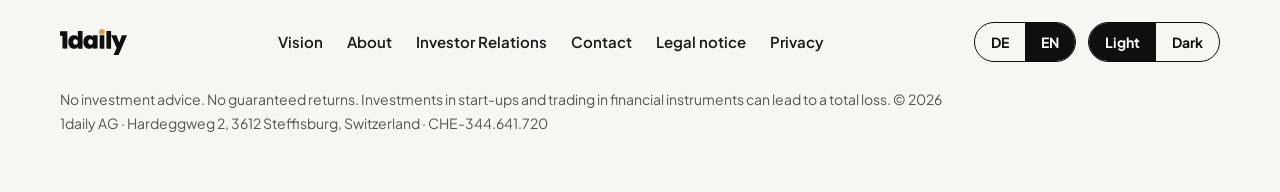
<file: en/vision.html>
<!doctype html>
<html lang="en">
<head>
<meta charset="utf-8">
<meta name="viewport" content="width=device-width, initial-scale=1">
<title>Vision &amp; philosophy | 1daily AG</title>
<meta name="description" content="Real progress happens every day: the vision, mission, values and founder manifesto of 1daily AG.">
<meta property="og:type" content="website">
<meta property="og:title" content="Vision &amp; philosophy | 1daily AG">
<meta property="og:description" content="Real progress happens every day: the vision, mission, values and founder manifesto of 1daily AG.">
<meta property="og:locale" content="en_GB">
<meta property="og:image" content="https://schmid-business-solutions.github.io/1daily-website/assets/img/og-image.jpg">
<meta property="og:image:width" content="1200">
<meta property="og:image:height" content="630">
<meta name="twitter:card" content="summary_large_image">
<meta name="theme-color" content="#FFFFFF">
<link rel="alternate" hreflang="de" href="../vision.html">
<link rel="alternate" hreflang="en" href="vision.html">
<link rel="alternate" hreflang="x-default" href="../vision.html">
<link rel="icon" href="../assets/img/favicon.svg" type="image/svg+xml">
<link rel="icon" href="../assets/img/favicon-32.png" sizes="32x32" type="image/png">
<link rel="apple-touch-icon" href="../assets/img/apple-touch-icon.png">
<link rel="preload" href="../assets/fonts/plus-jakarta-sans-latin-800-normal.woff2" as="font" type="font/woff2" crossorigin>
<script>(function(){var d=document.documentElement,s=null;try{var q=new URLSearchParams(location.search).get("theme");if(q==="dark"||q==="light")localStorage.setItem("theme",q);s=localStorage.getItem("theme")}catch(e){}var dark=s?s==="dark":!!(window.matchMedia&&matchMedia("(prefers-color-scheme: dark)").matches);if(dark)d.setAttribute("data-theme","dark")})();</script>
<link rel="stylesheet" href="../assets/css/style.css?v=13">
<link rel="stylesheet" href="../assets/css/dark.css?v=2">
<script>
/* Spracherkennung: Deutsch ist Standard; ohne Deutsch im Browser → Englisch. Manuelle Wahl hat Vorrang. */
(function(){try{if(/bot|crawl|spider|slurp|lighthouse/i.test(navigator.userAgent))return;var cur=document.documentElement.lang,s=localStorage.getItem('lang'),want=s;
if(!want){var l=(navigator.languages&&navigator.languages.length?navigator.languages:[navigator.language||'']).map(function(x){return(x||'').toLowerCase()});
want=cur==='de'?(l.some(function(x){return x.indexOf('de')===0})?'de':'en'):((l[0]||'').indexOf('de')===0?'de':'en');}
if(want!==cur){var alt=document.querySelector('link[rel=alternate][hreflang='+want+']');if(alt)location.replace(alt.getAttribute('href'));}}catch(e){}})();
</script>
</head>
<body>
<a class="skip" href="#main">Skip to content</a>
<header class="site-header"><div class="wrap">
<a class="wordmark" href="index.html" aria-label="1daily AG, home"><img class="logo logo-l" src="../assets/img/logo-1daily.svg" alt="" width="78" height="30"><img class="logo logo-d" src="../assets/img/logo-1daily-white.svg" alt="" width="78" height="30"></a>
<div class="hdr-right"><nav class="nav" aria-label="Main navigation"><a class="nl" href="vision.html" aria-current="page">Vision</a><a class="nl" href="about.html">About</a><a class="nl" href="investor-relations.html">Investor Relations</a><a class="nl" href="contact.html">Contact</a><a class="btn btn-dark btn-sm" href="investor-relations.html#form">Become an investor</a></nav>
<button class="theme-toggle" type="button" data-theme-toggle aria-label="Switch colour scheme" title="Switch colour scheme"><svg class="ic-moon" width="20" height="20" viewBox="0 0 24 24" fill="none" stroke="currentColor" stroke-width="1.8" stroke-linecap="round" stroke-linejoin="round" aria-hidden="true"><path d="M20.5 14.2A8.5 8.5 0 0 1 9.8 3.5a8.5 8.5 0 1 0 10.7 10.7z"/></svg><svg class="ic-sun" width="20" height="20" viewBox="0 0 24 24" fill="none" stroke="currentColor" stroke-width="1.8" stroke-linecap="round" aria-hidden="true"><circle cx="12" cy="12" r="4.2"/><path d="M12 2.5v2.2M12 19.3v2.2M4.6 4.6l1.6 1.6M17.8 17.8l1.6 1.6M2.5 12h2.2M19.3 12h2.2M4.6 19.4l1.6-1.6M17.8 6.2l1.6-1.6"/></svg></button><button class="burger" type="button" data-menu="open" aria-label="Open menu" aria-expanded="false" aria-controls="mmenu"><svg width="28" height="28" viewBox="0 0 28 28" fill="none" stroke-width="2.2" stroke-linecap="round" aria-hidden="true"><defs><linearGradient id="bgold" x1="0" y1="0" x2="1" y2="0"><stop offset="0" stop-color="#8A6624"/><stop offset=".55" stop-color="#D9B862"/><stop offset="1" stop-color="#B8892E"/></linearGradient></defs><path stroke="url(#bgold)" d="M4 8h20M10 14h14M16 20h8"/></svg></button></div>
</div></header>
<div class="mmenu" id="mmenu" role="dialog" aria-modal="true" aria-label="Menu">
<div class="mmenu-top"><a class="wordmark" href="index.html" aria-label="1daily AG, home"><img class="logo logo-l" src="../assets/img/logo-1daily.svg" alt="" width="78" height="30"><img class="logo logo-d" src="../assets/img/logo-1daily-white.svg" alt="" width="78" height="30"></a><button class="burger close" style="display:inline-flex" type="button" data-menu="close" aria-label="Close menu"><svg width="22" height="22" viewBox="0 0 24 24" fill="none" stroke="#0F0F0F" stroke-width="2" stroke-linecap="round" aria-hidden="true"><path d="M6 6l12 12M18 6L6 18"/></svg></button></div>
<nav aria-label="Mobile navigation"><a href="vision.html" aria-current="page">Vision<svg width="22" height="22" viewBox="0 0 24 24" fill="none" stroke="#8A6219" stroke-width="2" aria-hidden="true"><path d="M5 12h14M13 6l6 6-6 6"/></svg></a><a href="about.html">About<svg width="22" height="22" viewBox="0 0 24 24" fill="none" stroke="#8A6219" stroke-width="2" aria-hidden="true"><path d="M5 12h14M13 6l6 6-6 6"/></svg></a><a href="investor-relations.html">Investor Relations<svg width="22" height="22" viewBox="0 0 24 24" fill="none" stroke="#8A6219" stroke-width="2" aria-hidden="true"><path d="M5 12h14M13 6l6 6-6 6"/></svg></a><a href="contact.html">Contact<svg width="22" height="22" viewBox="0 0 24 24" fill="none" stroke="#8A6219" stroke-width="2" aria-hidden="true"><path d="M5 12h14M13 6l6 6-6 6"/></svg></a></nav>
<div class="mmenu-bottom"><a class="btn btn-gold" href="investor-relations.html#form">Become an investor</a>
<div class="lang" style="align-self:center" aria-label="Language"><a href="../vision.html" data-lang="de" hreflang="de" lang="de">Deutsch</a><a href="vision.html" data-lang="en" hreflang="en" lang="en" aria-current="true">English</a></div>
<small>1daily AG · Steffisburg, Switzerland</small></div>
</div>
<main id="main">

<section class="wrap page-hero">
<div class="eyebrow up">Vision &amp; philosophy</div>
<h1 class="up u1">Real progress happens <span class="gold">every day.</span></h1>
<p class="lead up u2">Exceptional results do not come from single big moments, but from thousands of small decisions. That is the foundation of our technology and our company.</p>
<div class="rule up u3" style="margin-top:20px"></div>
</section>
<section class="wrap" style="padding-bottom:120px"><div class="split reveal">
<div class="stack"><div class="eyebrow">Our vision</div><h2 class="h-l">A world where people <span class="gold">decide better.</span></h2></div>
<div class="stack">
<p class="body">We live in a century of data. Never before have people faced so many decisions, so much information and so much complexity.</p>
<p class="body">Our vision: people decide more clearly. Not because machines think for them, but because machines help them think more clearly. Artificial intelligence is no substitute for human judgement. It amplifies it: a silent partner that analyses data, recognises patterns and filters out noise.</p>
<p class="body">This frees people to do what machines never can: weigh options, use intuition, make decisions and take responsibility.</p></div></div>
<blockquote class="quote reveal" style="margin-top:88px">“The gold market is an ocean. We draw from it <span class="gold">drop by drop</span>, with a system.”</blockquote>
</section>
<section class="bg-cream ocean" id="ocean"><div class="wrap sec">
<div class="sec-head reveal"><div class="eyebrow">A drop in the ocean</div><h2 class="h-l">We don’t move the market. <span class="gold">We move with it.</span></h2></div>
<div class="ocean-grid">
<div class="stack reveal">
<div class="eyebrow" style="color:var(--muted)">Gold market trading volume</div>
<div class="ocean-big"><span class="count gold">361</span><span class="ocean-unit">bn USD</span></div>
<p class="body" style="font-weight:700;color:var(--ink)">Every single day.</p>
<p class="body">That is how much gold is traded worldwide on an average day: on exchanges, over the counter and via ETFs. Our trading capital of around <b>CHF 1m</b> represents less than <b>0.0004%</b> of it.</p>
<p class="ocean-src">2025 average. Source: <a href="https://www.gold.org/goldhub/research/gold-strategic-asset-2026-edition/20449" target="_blank" rel="noopener">World Gold Council</a></p>
</div>
<figure class="ocean-fig" data-inview role="img" aria-label="Graphic: the large circle represents daily gold market trading volume, the small dot our trading capital.">
<svg viewBox="0 0 400 400" aria-hidden="true">
<defs><radialGradient id="og" cx="50%" cy="45%" r="60%"><stop offset="0" stop-color="#F3DE9C" stop-opacity=".55"/><stop offset="1" stop-color="#F3DE9C" stop-opacity="0"/></radialGradient>
<linearGradient id="ol" x1="0" y1="0" x2="1" y2="1"><stop offset="0" stop-color="#8A6624"/><stop offset=".5" stop-color="#D9B862"/><stop offset="1" stop-color="#8A6624"/></linearGradient></defs>
<circle cx="200" cy="200" r="185" fill="url(#og)"/>
<circle class="o-ring" cx="200" cy="200" r="185" fill="none" stroke="url(#ol)" stroke-width="2.5"/>
<circle class="o-ring2" cx="200" cy="200" r="140" fill="none" stroke="#D9B862" stroke-opacity=".35" stroke-width="1" stroke-dasharray="2 6"/>
<circle class="o-ring2" cx="200" cy="200" r="95" fill="none" stroke="#D9B862" stroke-opacity=".25" stroke-width="1" stroke-dasharray="2 6"/>
<circle class="o-pulse" cx="262" cy="232" r="4" fill="#B8892E"/>
<circle cx="262" cy="232" r="4" fill="#0F0F0F"/>
</svg>
<figcaption><span><i class="lg lg-ring"></i>361bn USD daily volume</span><span><i class="lg lg-dot"></i>1daily trading capital (greatly enlarged; to scale it would be invisible)</span></figcaption>
</figure>
</div>
<div class="ocean-pts reveal"><div><div class="num">01</div><b>Full liquidity</b><p>Entries and exits happen without moving the price, even around news and high volatility.</p></div><div><div class="num">02</div><b>Short, precise moves</b><p>We trade small, targeted portions of the daily price movement, with clearly defined entries and exits.</p></div><div><div class="num">03</div><b>The sum is what counts</b><p>No single trade has to decide everything. Over time, many small, disciplined steps add up to the bigger picture.</p></div></div>
<p class="reveal ocean-close"><span class="muted">Small steps. Every day.</span> The sum makes the difference.</p>
</div></section>

<section class="wrap" style="padding-bottom:120px"><div class="stack reveal" style="max-width:900px">
<div class="eyebrow">Our mission</div>
<h2 class="h-l">Technology that reduces complexity and <span class="gold">improves decision-making.</span></h2>
<p class="body">Through intelligent data analysis and artificial intelligence, we enable people to make better decisions every day: to spot opportunities early, understand risks better and reach their goals faster. Financial markets are the most complex decision-making environment people have ever created. That is exactly where we start: with Goldcheck.</p></div>
<div class="mix reveal"><div><b>Data</b><p>that no person could process alone.</p></div><div><b>Artificial intelligence</b><p>that recognises patterns the eye overlooks.</p></div><div><b>Human experience</b><p>that provides the context algorithms cannot see.</p></div></div>
<p class="reveal" style="margin-top:72px;font-size:clamp(26px,2.6vw,38px);font-weight:800;letter-spacing:-.03em;line-height:1.25;color:var(--ink)"><span class="muted">Less noise. More signal.</span> Better decisions. Every day.</p>
</section>
<section class="bg-cream"><div class="wrap sec">
<div class="center reveal"><div class="eyebrow">The philosophy behind the name</div><h2 class="h-l">One percent. <span class="gold">Every day.</span></h2></div>
<div class="grid g3" style="margin-top:64px">
<article class="card"><div class="gold" style="font-size:120px;font-weight:800;line-height:.9;letter-spacing:-.06em">1</div><p class="body">Stands for the smallest possible improvement: the one extra step, the one better decision, the one new insight.</p></article>
<article class="card"><div style="font-size:92px;font-weight:800;line-height:1.05;letter-spacing:-.05em;color:var(--ink)">daily</div><p class="body">Stands for consistency. Not once a month, not once a year, but every single day.</p></article>
<article class="card" style="background:var(--ink);border-color:var(--ink)"><div class="gold" style="font-size:92px;font-weight:800;line-height:1.05;letter-spacing:-.05em">37×</div><p class="body" style="color:#D6D6D6">A 1% improvement per day adds up to a 37-fold increase after one year. Not by magic, but by method.</p></article>
</div></div></section>
<section class="dark"><div class="glow"></div><div class="wrap sec" style="position:relative">
<div class="sec-head reveal"><div class="eyebrow" style="color:#D9B45E">Three disciplines, one truth</div><h2 class="h-l">The process is the goal. <span class="gold">Time is the greatest lever.</span></h2></div>
<div class="grid g3"><article class="card" style="background:rgba(255,255,255,.03);border-color:rgba(217,180,94,.35)"><div class="num" style="color:#D9B45E">01</div><h3>Endurance sport</h3><p>The body does not change through a single training session, but through thousands. Endurance is not talent, it is a decision.</p></article><article class="card" style="background:rgba(255,255,255,.03);border-color:rgba(217,180,94,.35)"><div class="num" style="color:#D9B45E">02</div><h3>Trading</h3><p>No single trade decides success. The system does. Those who trust the process win in the long run.</p></article><article class="card" style="background:rgba(255,255,255,.03);border-color:rgba(217,180,94,.35)"><div class="num" style="color:#D9B45E">03</div><h3>Entrepreneurship</h3><p>Lasting companies are built on character, not hype.</p></article></div></div></section>
<section class="wrap sec">
<div class="sec-head reveal"><div class="eyebrow">Our values</div><h2 class="h-l">Seven principles, <span class="gold">one mindset.</span></h2></div>
<div class="grid" style="grid-template-columns:repeat(auto-fit,minmax(270px,1fr));gap:22px"><article class="card" style="padding:34px 30px"><div class="num">01</div><h3 style="font-size:23px;letter-spacing:-.02em">1% Better Every Day</h3><p style="font-size:17px">No product is ever finished. Every version is better than the last.</p></article><article class="card" style="padding:34px 30px"><div class="num">02</div><h3 style="font-size:23px;letter-spacing:-.02em">Discipline First</h3><p style="font-size:17px">Every feature has a purpose, every algorithm a foundation.</p></article><article class="card" style="padding:34px 30px"><div class="num">03</div><h3 style="font-size:23px;letter-spacing:-.02em">Human-Centered Intelligence</h3><p style="font-size:17px">Our products strengthen judgement rather than replace it.</p></article><article class="card" style="padding:34px 30px"><div class="num">04</div><h3 style="font-size:23px;letter-spacing:-.02em">Process Over Outcome</h3><p style="font-size:17px">Those who master the process win in the long run. We measure and improve processes.</p></article><article class="card" style="padding:34px 30px"><div class="num">05</div><h3 style="font-size:23px;letter-spacing:-.02em">Compounding Thinking</h3><p style="font-size:17px">The compound interest of consistency applies equally to knowledge, capital and reputation.</p></article><article class="card" style="padding:34px 30px"><div class="num">06</div><h3 style="font-size:23px;letter-spacing:-.02em">Radical Clarity</h3><p style="font-size:17px">True intelligence simplifies: clear statements, understandable analysis, actionable recommendations.</p></article><article class="card" style="padding:34px 30px"><div class="num">07</div><h3 style="font-size:23px;letter-spacing:-.02em">Intelligent Risk</h3><p style="font-size:17px">Know the upside, limit the downside, then act decisively.</p></article></div></section>
<section class="wrap" style="padding-bottom:120px"><div class="split reveal" style="align-items:center">
<div class="stack"><div class="eyebrow">Founder manifesto</div>
<figure class="manifest-photo"><picture><source srcset="../assets/img/ivan-schmid-everest-wide.webp" type="image/webp"><img src="../assets/img/ivan-schmid-everest-wide.jpg" alt="Ivan Schmid on Mount Everest, 2011" width="1000" height="750" loading="lazy" decoding="async"></picture><figcaption>Mount Everest, Northeast Ridge · 2011</figcaption></figure>
<div class="stat-row"><div><div class="big gold">2011</div><div style="font-weight:600;color:#4A4A4A;margin-top:8px">Mount Everest, Northeast Ridge</div></div>
<div><div class="big gold">14 days</div><div style="font-weight:600;color:#4A4A4A;margin-top:8px">of endurance at 6,300 m</div></div></div>
<p class="body">“The summit was the result. Endurance was the achievement.”</p></div>
<blockquote class="quote-side">
<p class="q">“Greatness is never the result of a single, isolated act. Greatness is the quiet, often unspectacular commitment to being exactly one percent better today than yesterday.”</p>
<p class="body">“I founded 1daily AG because the iron discipline of the mountaineer, the patience of the trader and the courage of the entrepreneur are, at their core, identical. We build systems, powered by reliable data and ethical AI, that support people in their most emotional moments. We build outstanding AI technology, but at heart we build character.”</p>
<div style="font-size:18px;font-weight:800">Ivan Schmid <span style="font-weight:500;color:var(--muted)">· Founder, 1daily AG</span></div></blockquote></div></section>
<section class="bg-cream"><div class="wrap sec center" style="max-width:1100px">
<div class="eyebrow">Scalable model</div>
<h2 class="reveal" style="font-size:clamp(38px,5vw,76px);line-height:1.05">Start small. <span class="gold">Grow consistently.</span></h2>
<p class="body" style="max-width:720px">A system that works on a small scale can grow through three levers.</p><div class="ocean-pts reveal" style="margin-top:24px;text-align:left;width:100%"><div><div class="num">01</div><b>More trading capital</b><p>The same system and the same rules, with more capital.</p></div><div><div class="num">02</div><b>More markets</b><p>The technology can be extended to other liquid markets.</p></div><div><div class="num">03</div><b>Software as a product</b><p>Goldcheck will later also be offered as software to customers.</p></div></div>
<div class="ctas" style="margin-top:40px"><a class="btn btn-gold" href="investor-relations.html#form">Become an investor</a><a class="btn btn-light" href="about.html">About us</a></div>
</div></section>
</main>
<footer class="site-footer"><div class="wrap">
<div class="foot-top"><a class="wordmark" href="index.html" aria-label="1daily AG, home"><img class="logo logo-l" src="../assets/img/logo-1daily.svg" alt="" width="78" height="30"><img class="logo logo-d" src="../assets/img/logo-1daily-white.svg" alt="" width="78" height="30"></a>
<nav class="foot-nav" aria-label="Footer"><a href="vision.html">Vision</a><a href="about.html">About</a><a href="investor-relations.html">Investor Relations</a><a href="contact.html">Contact</a><a href="contact.html#impressum">Legal notice</a><a href="privacy.html">Privacy</a></nav>
<div class="foot-switch"><div class="lang" role="group" aria-label="Choose language"><a href="../vision.html" data-lang="de" hreflang="de" lang="de">DE</a><a href="vision.html" data-lang="en" hreflang="en" lang="en" aria-current="true">EN</a></div><div class="lang theme-seg" role="group" aria-label="Colour scheme"><button type="button" data-theme-set="light">Light</button><button type="button" data-theme-set="dark">Dark</button></div></div></div>
<p class="foot-legal">No investment advice. No guaranteed returns. Investments in start-ups and trading in financial instruments can lead to a total loss. © 2026 1daily AG · Hardeggweg 2, 3612 Steffisburg, Switzerland · CHE-344.641.720</p>
</div></footer>
<script src="../assets/js/config.js?v=5"></script>

<script src="../assets/js/anim.js?v=4"></script>
<script src="../assets/js/main.js?v=10"></script>
</body>
</html>
</file>
<file: assets/css/style.css>
/* 1daily AG – Website Stylesheet */
@font-face{font-family:"Plus Jakarta Sans";font-style:normal;font-weight:400;font-display:swap;src:url(../fonts/plus-jakarta-sans-latin-400-normal.woff2) format("woff2");unicode-range:U+0000-00FF,U+0131,U+0152-0153,U+02BB-02BC,U+02C6,U+02DA,U+02DC,U+0304,U+0308,U+0329,U+2000-206F,U+20AC,U+2122,U+2191,U+2193,U+2212,U+2215,U+FEFF,U+FFFD}
@font-face{font-family:"Plus Jakarta Sans";font-style:normal;font-weight:500;font-display:swap;src:url(../fonts/plus-jakarta-sans-latin-500-normal.woff2) format("woff2");unicode-range:U+0000-00FF,U+0131,U+0152-0153,U+02BB-02BC,U+02C6,U+02DA,U+02DC,U+0304,U+0308,U+0329,U+2000-206F,U+20AC,U+2122,U+2191,U+2193,U+2212,U+2215,U+FEFF,U+FFFD}
@font-face{font-family:"Plus Jakarta Sans";font-style:normal;font-weight:600;font-display:swap;src:url(../fonts/plus-jakarta-sans-latin-600-normal.woff2) format("woff2");unicode-range:U+0000-00FF,U+0131,U+0152-0153,U+02BB-02BC,U+02C6,U+02DA,U+02DC,U+0304,U+0308,U+0329,U+2000-206F,U+20AC,U+2122,U+2191,U+2193,U+2212,U+2215,U+FEFF,U+FFFD}
@font-face{font-family:"Plus Jakarta Sans";font-style:normal;font-weight:700;font-display:swap;src:url(../fonts/plus-jakarta-sans-latin-700-normal.woff2) format("woff2");unicode-range:U+0000-00FF,U+0131,U+0152-0153,U+02BB-02BC,U+02C6,U+02DA,U+02DC,U+0304,U+0308,U+0329,U+2000-206F,U+20AC,U+2122,U+2191,U+2193,U+2212,U+2215,U+FEFF,U+FFFD}
@font-face{font-family:"Plus Jakarta Sans";font-style:normal;font-weight:800;font-display:swap;src:url(../fonts/plus-jakarta-sans-latin-800-normal.woff2) format("woff2");unicode-range:U+0000-00FF,U+0131,U+0152-0153,U+02BB-02BC,U+02C6,U+02DA,U+02DC,U+0304,U+0308,U+0329,U+2000-206F,U+20AC,U+2122,U+2191,U+2193,U+2212,U+2215,U+FEFF,U+FFFD}
@font-face{font-family:"Plus Jakarta Sans";font-style:normal;font-weight:400;font-display:swap;src:url(../fonts/plus-jakarta-sans-latin-ext-400-normal.woff2) format("woff2");unicode-range:U+0100-02BA,U+02BD-02C5,U+02C7-02CC,U+02CE-02D7,U+02DD-02FF,U+0304,U+0308,U+0329,U+1D00-1DBF,U+1E00-1E9F,U+1EF2-1EFF,U+2020,U+20A0-20AB,U+20AD-20C0,U+2113,U+2C60-2C7F,U+A720-A7FF}
@font-face{font-family:"Plus Jakarta Sans";font-style:normal;font-weight:600;font-display:swap;src:url(../fonts/plus-jakarta-sans-latin-ext-600-normal.woff2) format("woff2");unicode-range:U+0100-02BA,U+02BD-02C5,U+02C7-02CC,U+02CE-02D7,U+02DD-02FF,U+0304,U+0308,U+0329,U+1D00-1DBF,U+1E00-1E9F,U+1EF2-1EFF,U+2020,U+20A0-20AB,U+20AD-20C0,U+2113,U+2C60-2C7F,U+A720-A7FF}
@font-face{font-family:"Plus Jakarta Sans";font-style:normal;font-weight:800;font-display:swap;src:url(../fonts/plus-jakarta-sans-latin-ext-800-normal.woff2) format("woff2");unicode-range:U+0100-02BA,U+02BD-02C5,U+02C7-02CC,U+02CE-02D7,U+02DD-02FF,U+0304,U+0308,U+0329,U+1D00-1DBF,U+1E00-1E9F,U+1EF2-1EFF,U+2020,U+20A0-20AB,U+20AD-20C0,U+2113,U+2C60-2C7F,U+A720-A7FF}

:root{
  --ink:#0F0F0F;--text:#3F3F3F;--muted:#6A6A6A;--line:#ECECEC;--cream:#F7F6F2;--goldline:#ECE3CC;
  --gold-dark:#8A6219;--gold:#B8892E;
  --gold-text:linear-gradient(100deg,#7A5512 0%,#B8892E 30%,#D9B45E 50%,#B8892E 70%,#7A5512 100%);
  --gold-bg:linear-gradient(110deg,#8A6624 0%,#D9B862 35%,#F3DE9C 50%,#C9A14E 65%,#8A6624 100%);
  --wrap:1240px;--pad:40px;
}
*,*::before,*::after{box-sizing:border-box}
html{-webkit-text-size-adjust:100%;scroll-behavior:smooth}
body{margin:0;background:#FFF;color:#111;font-family:"Plus Jakarta Sans",ui-sans-serif,system-ui,-apple-system,"Segoe UI",sans-serif;font-size:18px;line-height:1.6;overflow-x:hidden}
a{color:inherit;text-decoration:none}
img{max-width:100%;display:block}
h1,h2,h3{margin:0;color:var(--ink);font-weight:800;letter-spacing:-.035em}
p{margin:0}
.wrap{max-width:var(--wrap);margin:0 auto;padding-left:var(--pad);padding-right:var(--pad)}
.skip{position:absolute;left:-999px;top:0;background:#000;color:#fff;padding:10px 16px;z-index:200}
.skip:focus{left:10px;top:10px}
:focus-visible{outline:3px solid #C9A14E;outline-offset:3px}

/* Typo */
.gold{background:var(--gold-text);background-size:220% 100%;-webkit-background-clip:text;background-clip:text;color:transparent;animation:sheen 7s linear infinite}
@keyframes sheen{to{background-position:-220% 0}}
.eyebrow{font-size:14px;font-weight:700;letter-spacing:.16em;text-transform:uppercase;color:var(--gold-dark)}
.h-xl{font-size:clamp(36px,5.2vw,78px);line-height:1.04;letter-spacing:-.045em}
.h-l{font-size:clamp(34px,4.4vw,64px);line-height:1.06}
.h-m{font-size:clamp(28px,3vw,40px);line-height:1.15}
.lead{font-size:clamp(19px,1.7vw,22px);line-height:1.6;font-weight:500;color:var(--text)}
.body{font-size:19px;line-height:1.7;font-weight:500;color:var(--text)}
.muted{color:#8C8C8C}

/* Buttons */
.btn{display:inline-flex;align-items:center;justify-content:center;gap:10px;border-radius:999px;font-weight:700;font-size:17px;padding:18px 32px;border:1.5px solid transparent;cursor:pointer;font-family:inherit;transition:transform .25s ease,box-shadow .25s ease}
.btn:hover{transform:translateY(-2px);box-shadow:0 14px 30px -14px rgba(0,0,0,.45)}
.btn-dark{background:var(--ink);color:#FFF}
.btn-light{background:#FFF;color:var(--ink);border-color:var(--ink)}
.btn-gold{background:var(--gold-bg);color:#111;font-weight:800}
.btn-sm{padding:13px 22px;font-size:15px}

/* Header */
.site-header{position:relative;z-index:20}
.site-header .wrap{display:flex;align-items:center;justify-content:space-between;gap:18px;padding-top:28px;padding-bottom:28px}
.wordmark{font-size:28px;font-weight:800;letter-spacing:-.04em;color:var(--ink)}
.nav{display:flex;align-items:center;gap:34px;font-size:16px;font-weight:600;color:#1A1A1A}
.nav a.nl:hover,.nav a[aria-current="page"]{color:var(--gold-dark)}
.burger{display:none;width:48px;height:48px;border-radius:12px;border:0;background:transparent;margin-right:-10px;transition:transform .25s ease;align-items:center;justify-content:center;cursor:pointer;padding:0}
.burger:hover{transform:translateX(-2px)}
.burger:active{transform:scale(.94)}
.mmenu{position:fixed;inset:0;z-index:100;background:#FFF;display:none;flex-direction:column;padding:28px 28px 36px;overflow-y:auto}
.menu-open .mmenu{display:flex;animation:menuin .35s cubic-bezier(.2,.7,.2,1) both}
.menu-open{overflow:hidden}
@keyframes menuin{from{opacity:0;transform:translateY(-12px)}to{opacity:1;transform:none}}
.mmenu-top{display:flex;justify-content:space-between;align-items:center}
.mmenu nav{display:flex;flex-direction:column;margin-top:48px;border-top:1px solid var(--line)}
.mmenu nav a{display:flex;justify-content:space-between;align-items:center;padding:22px 0;border-bottom:1px solid var(--line);font-size:30px;font-weight:800;letter-spacing:-.03em;color:var(--ink)}
.mmenu nav a:hover,.mmenu nav a[aria-current="page"]{color:var(--gold-dark)}
.mmenu-bottom{margin-top:auto;padding-top:40px;display:flex;flex-direction:column;gap:18px;text-align:center}
.mmenu-bottom .btn{width:100%;padding:20px;font-size:18px}
.mmenu-bottom small{font-size:14px;color:#555}

/* Hero (Startseite) */
.hero{max-width:1100px;margin:0 auto;padding:96px var(--pad) 0;text-align:center;display:flex;flex-direction:column;align-items:center;gap:30px}
.pill{display:inline-flex;align-items:center;gap:10px;border:1px solid #E6DCC2;border-radius:999px;padding:9px 18px;font-size:14px;font-weight:600;color:#3A3A3A}
.dot{width:8px;height:8px;border-radius:50%;background:var(--gold)}
.hero .lead{max-width:780px}
.more{display:none;background:none;border:0;padding:6px 0;font:inherit;font-size:16px;font-weight:700;color:var(--gold-dark);cursor:pointer}
.ctas{display:flex;flex-wrap:wrap;justify-content:center;gap:14px}
.globe-stage{position:relative;max-width:var(--wrap);margin:40px auto 0;height:clamp(420px,56vw,760px);overflow:hidden}
.globe-box{position:absolute;left:50%;top:0;width:min(1180px,140%);aspect-ratio:1/1;transform:translateX(-50%)}
.globe-box canvas{position:absolute;inset:0;width:100%;height:100%;display:block;cursor:grab;touch-action:pan-y}
.globe-fade{position:absolute;left:0;right:0;bottom:0;height:180px;background:linear-gradient(180deg,rgba(255,255,255,0) 0%,#FFF 90%);pointer-events:none}
.chip{position:absolute;background:rgba(255,255,255,.92);border:1px solid var(--goldline);border-radius:18px;padding:16px 20px;box-shadow:0 24px 50px -30px rgba(80,55,10,.45);display:flex;flex-direction:column;gap:4px;max-width:230px;pointer-events:none}
.chip b{font-size:12px;font-weight:700;letter-spacing:.12em;text-transform:uppercase;color:var(--gold-dark)}
.chip span{font-size:16px;font-weight:600;line-height:1.35;color:#111}
.statement{padding-top:120px;padding-bottom:160px}
.statement h2{font-size:clamp(34px,5.4vw,72px);line-height:1.06;max-width:1000px}

/* Karten */
.grid{display:grid;gap:24px}
.g3{grid-template-columns:repeat(auto-fit,minmax(300px,1fr))}
.g4{grid-template-columns:repeat(auto-fit,minmax(240px,1fr))}
.card{border:1.5px solid var(--line);border-radius:28px;padding:44px 40px;display:flex;flex-direction:column;gap:18px;background:#FFF;transition:transform .35s ease,border-color .35s ease,box-shadow .35s ease}
.card:hover{transform:translateY(-6px);border-color:#D9B45E;box-shadow:0 30px 60px -36px rgba(122,85,18,.45)}
.icon{width:60px;height:60px;border-radius:18px;background:var(--gold-bg);display:flex;align-items:center;justify-content:center}
.card h3{font-size:32px}
.card p{font-size:18px;line-height:1.65;color:var(--text)}
.num{font-size:15px;font-weight:800;color:var(--gold-dark)}

/* Sektionen */
.sec{padding-top:120px;padding-bottom:120px}
.sec-tight{padding-top:40px}
.bg-cream{background:var(--cream)}
.dark{background:var(--ink);color:#FFF;position:relative;overflow:hidden}
.dark h2,.dark h3{color:#FFF}
.dark p{color:#CFCFCF}
.glow{position:absolute;right:-200px;top:-200px;width:700px;height:700px;border-radius:50%;background:radial-gradient(circle,rgba(217,180,94,.28),rgba(217,180,94,0) 65%);pointer-events:none}
.sec-head{display:flex;flex-direction:column;gap:20px;max-width:880px;margin-bottom:64px}
.split{display:flex;flex-wrap:wrap;gap:64px}
.split>*{flex:1 1 380px}
.stack{display:flex;flex-direction:column;gap:22px}
.rules{display:grid;grid-template-columns:repeat(auto-fit,minmax(190px,1fr));border-top:1px solid #2E2E2E}
.rules>div{padding:44px 28px 0 0;display:flex;flex-direction:column;gap:14px}
.big{font-size:clamp(56px,6vw,88px);font-weight:800;letter-spacing:-.05em;line-height:1}
.dark .rules span{font-size:18px;font-weight:500;color:#E2E2E2}
.center{text-align:center;display:flex;flex-direction:column;align-items:center;gap:28px}
.bar{width:64px;height:4px;border-radius:4px;background:var(--gold-bg)}
.rule{height:2px;width:100%;background:var(--gold-bg);transform-origin:left center;animation:rule 1.8s cubic-bezier(.2,.7,.2,1) .4s both}
@keyframes rule{from{transform:scaleX(0)}}
.page-hero{padding-top:110px;padding-bottom:110px;display:flex;flex-direction:column;gap:30px}
.page-hero h1{font-size:clamp(40px,6vw,92px);line-height:1.03;letter-spacing:-.045em;max-width:1100px}
.page-hero .lead{max-width:780px;font-size:clamp(20px,1.8vw,24px)}
blockquote{margin:0}
.quote{padding:56px;border-radius:32px;background:var(--cream);font-size:clamp(24px,2.6vw,38px);line-height:1.3;font-weight:700;letter-spacing:-.025em;color:var(--ink)}
.quote-side{border-left:3px solid #C9A14E;padding-left:40px;display:flex;flex-direction:column;gap:22px}
.quote-side .q{font-size:clamp(22px,2vw,28px);line-height:1.5;font-weight:600;color:var(--ink);letter-spacing:-.015em}
.mix{display:flex;flex-wrap:wrap;gap:40px;margin-top:64px}
.mix>div{flex:1 1 260px;border-top:3px solid #C9A14E;padding-top:24px}
.mix b{display:block;font-size:26px;font-weight:800;letter-spacing:-.02em}
.mix p{margin-top:10px;color:#4A4A4A}
.facts{display:grid;grid-template-columns:repeat(auto-fit,minmax(220px,1fr));gap:0;border-top:1px solid var(--line)}
.facts>div{padding:28px 24px 28px 0;border-bottom:1px solid var(--line)}
.facts dt{font-size:13px;font-weight:700;letter-spacing:.12em;text-transform:uppercase;color:var(--gold-dark)}
.facts dd{margin:8px 0 0;font-size:19px;font-weight:600;color:var(--ink)}
.portrait{aspect-ratio:4/5;border-radius:30px;background:linear-gradient(160deg,#F7F1E1,#FFFFFF 60%);border:1px solid var(--goldline);display:flex;align-items:flex-end;justify-content:flex-start;padding:36px;overflow:hidden;position:relative}
.portrait .initials{position:absolute;right:-20px;top:-40px;font-size:260px;font-weight:800;letter-spacing:-.06em;line-height:1;opacity:.9}
.stat-row{display:flex;gap:44px;flex-wrap:wrap}
.stat-row .big{font-size:64px}
.funds{display:grid;grid-template-columns:repeat(auto-fit,minmax(200px,1fr));gap:18px}
.funds>div{background:#1A1A1A;border:1px solid #2E2E2E;border-radius:22px;padding:28px}
.funds span{display:block;margin-top:8px;color:#D6D6D6;font-size:17px}

/* Formulare */
.form{display:grid;grid-template-columns:1fr 1fr;gap:20px}
.form .full{grid-column:1/-1}
.field{display:flex;flex-direction:column;gap:8px}
.field label{font-size:15px;font-weight:700;color:var(--ink)}
.field input,.field select,.field textarea{font:inherit;font-size:17px;padding:16px 18px;border:1.5px solid #DADADA;border-radius:16px;background:#FFF;color:#111;width:100%}
.field textarea{min-height:150px;resize:vertical}
.field input:focus,.field select:focus,.field textarea:focus{border-color:#B8892E;outline:none;box-shadow:0 0 0 4px rgba(217,180,94,.25)}
.check{display:flex;gap:12px;align-items:flex-start;font-size:15px;line-height:1.55;color:var(--text)}
.check input{width:20px;height:20px;margin-top:2px;accent-color:#8A6219;flex:none}
.check a{text-decoration:underline}
.hp{position:absolute;left:-5000px}
.form-card{background:#FFF;border:1.5px solid var(--line);border-radius:32px;padding:48px}
.form-status{grid-column:1/-1;font-size:16px;font-weight:600;min-height:1em}
.form-status.err{color:#A1261B}
.success{display:none;text-align:center;padding:40px 10px;flex-direction:column;align-items:center;gap:14px}
.sent .success{display:flex}
.sent form{display:none}
.risk{background:var(--cream);border-radius:24px;padding:32px 36px;font-size:15px;line-height:1.7;color:var(--text)}
.risk b{display:block;font-size:13px;letter-spacing:.12em;text-transform:uppercase;color:var(--gold-dark);margin-bottom:8px}
.legal h2{font-size:28px;margin:48px 0 14px}
.legal p,.legal li{font-size:17px;line-height:1.75;color:var(--text)}
.legal ul{padding-left:22px}

/* Footer */
.site-footer{background:var(--cream);border-top:1px solid #ECE8DC}
.site-footer .wrap{padding-top:56px;padding-bottom:56px;display:flex;flex-direction:column;gap:26px}
.foot-top{display:flex;flex-wrap:wrap;justify-content:space-between;gap:24px;align-items:center}
.foot-nav{display:flex;flex-wrap:wrap;gap:24px;font-size:15px;font-weight:600;color:#1A1A1A}
.foot-nav a:hover{color:var(--gold-dark)}
.lang{display:inline-flex;border:1.5px solid var(--ink);border-radius:999px;overflow:hidden;font-size:14px;font-weight:700}
.lang a{padding:8px 16px}
.lang a[aria-current="true"]{background:var(--ink);color:#FFF}
.foot-legal{font-size:14px;line-height:1.7;color:#555;max-width:900px}

/* Animationen */
.up{animation:up 1s cubic-bezier(.2,.7,.2,1) both}.u1{animation-delay:.12s}.u2{animation-delay:.24s}.u3{animation-delay:.36s}
@keyframes up{from{opacity:0;transform:translateY(28px)}to{opacity:1;transform:none}}
.zoom{animation:zoom 1.6s cubic-bezier(.2,.7,.2,1) .2s both}
@keyframes zoom{from{opacity:0;transform:scale(.92) translateY(30px)}to{opacity:1;transform:none}}
.float{animation:float 6s ease-in-out infinite}.f1{animation-delay:-1.5s}.f2{animation-delay:-3s}.f3{animation-delay:-4.5s}
@keyframes float{0%,100%{transform:translateY(0)}50%{transform:translateY(-10px)}}
.blink{animation:blink 2s ease-in-out infinite}@keyframes blink{50%{opacity:.25}}
@supports (animation-timeline:view()){.reveal{animation:up linear both;animation-timeline:view();animation-range:entry 0% cover 30%}}

/* Mobile */
@media (max-width:860px){
  :root{--pad:24px}
  body{font-size:17px}
  .nav{display:none}
  .burger{display:inline-flex}
  .hero{padding-top:56px;gap:24px}
  .h-xl{font-size:clamp(32px,9vw,40px);letter-spacing:-.03em;line-height:1.08}
  .page-hero h1,.h-l{hyphens:manual}
  .page-hero h1{font-size:clamp(34px,9.5vw,44px);letter-spacing:-.035em}
  .hero .lead{display:-webkit-box;-webkit-line-clamp:3;-webkit-box-orient:vertical;overflow:hidden;font-size:18px}
  .hero .lead.open{display:block}
  .more{display:inline-flex}
  .chip{display:none}
  .sec{padding-top:84px;padding-bottom:84px}
  .statement{padding-top:72px;padding-bottom:96px}
  .page-hero{padding-top:64px;padding-bottom:72px}
  .card{padding:34px 28px}
  .quote{padding:34px 28px}
  .quote-side{padding-left:24px}
  .form{grid-template-columns:1fr}
  .form-card{padding:28px 22px;border-radius:24px}
  .btn{padding:17px 26px}
}
@media (prefers-reduced-motion:reduce){
  .up,.zoom,.gold,.float,.blink,.rule,.reveal,.mmenu{animation:none!important}
  html{scroll-behavior:auto}
}

/* ===== Interaktive Animationen (anim.js) ===== */
h1.wsplit .w{display:inline-block;overflow:hidden;vertical-align:top;padding-bottom:.14em;margin-bottom:-.14em}
h1.wsplit .wi{display:inline-block;animation:wordup .9s cubic-bezier(.2,.75,.2,1) both}
@keyframes wordup{from{transform:translateY(105%) rotate(2deg);opacity:0}to{transform:none;opacity:1}}
h1.wsplit .gold-words{background:none;animation:none}
.gold-lit-pending{-webkit-text-fill-color:#C4C4C4;transition:-webkit-text-fill-color 1.1s cubic-bezier(.2,.7,.2,1)}
.dark .gold-lit-pending{-webkit-text-fill-color:#5A5A5A}
.gold-lit-pending.gold-lit{-webkit-text-fill-color:transparent}
.rules .big,.funds .gold{font-variant-numeric:tabular-nums}
.flow-track{position:relative;height:2px;background:var(--line);margin:0 0 44px;border-radius:2px}
.flow-fill{position:absolute;inset:0;background:var(--gold-bg);transform:scaleX(0);transform-origin:left center;border-radius:2px;transition:transform .15s linear}
.flow-dot{position:absolute;top:50%;width:16px;height:16px;margin:-8px 0 0 -8px;border-radius:50%;background:#FFF;border:2px solid #D8D8D8;transition:border-color .4s,background .4s,box-shadow .4s,transform .4s}
.flow-dot.on{border-color:#B8892E;background:#F3DE9C;box-shadow:0 0 0 6px rgba(217,180,94,.22);transform:scale(1.15)}
[data-flow] .card{transition:transform .35s ease,border-color .5s ease,box-shadow .5s ease,opacity .5s ease}
[data-flow] .card:not(.flow-on){opacity:.55}
[data-flow] .card.flow-on{border-color:#E3CF9B}
.grid{perspective:1200px}
.card{position:relative}
.card::after{content:"";position:absolute;inset:0;border-radius:inherit;pointer-events:none;opacity:0;transition:opacity .3s;background:radial-gradient(420px circle at var(--mx,50%) var(--my,50%),rgba(243,222,156,.28),transparent 60%)}
.card.tilt::after{opacity:1}
.card.tilt{transition:rotate .08s linear,border-color .35s,box-shadow .35s}
.card{transition:transform .35s ease,border-color .35s ease,box-shadow .35s ease,rotate .5s ease}
@media (max-width:860px){
  .flow-track{display:none}
  [data-flow] .card:not(.flow-on){opacity:1}
  [data-flow] .card{border-left:3px solid var(--line)}
  [data-flow] .card.flow-on{border-left-color:#C9A14E}
}
.no-motion .gold-lit-pending{-webkit-text-fill-color:transparent}

/* ===== Sektion «Ein Tropfen im Ozean» ===== */
.ocean-grid{display:grid;grid-template-columns:1fr 1fr;gap:64px;align-items:center}
.ocean-big{display:flex;align-items:baseline;gap:14px;flex-wrap:wrap;line-height:1}
.ocean-big .count{font-size:clamp(88px,11vw,168px);font-weight:800;letter-spacing:-.06em;font-variant-numeric:tabular-nums}
.ocean-unit{font-size:clamp(26px,2.6vw,38px);font-weight:800;letter-spacing:-.03em;color:var(--ink)}
.ocean-src{font-size:14px;color:var(--muted)}
.ocean-src a{text-decoration:underline}
.ocean-fig{margin:0;display:flex;flex-direction:column;gap:22px;align-items:center}
.ocean-fig svg{width:min(100%,440px);height:auto;overflow:visible}
.ocean-fig figcaption{display:flex;flex-direction:column;gap:8px;font-size:15px;color:var(--text);max-width:420px}
.ocean-fig figcaption span{display:flex;gap:10px;align-items:flex-start}
.lg{flex:none;display:inline-block;margin-top:5px}
.lg-ring{width:14px;height:14px;border-radius:50%;border:2px solid #C9A14E}
.lg-dot{width:8px;height:8px;margin:7px 3px 0;border-radius:50%;background:#0F0F0F}
.o-ring{stroke-dasharray:1163;stroke-dashoffset:0}
.js-anim:not(.no-motion) .ocean-fig .o-ring{stroke-dashoffset:1163;transition:stroke-dashoffset 2.2s cubic-bezier(.2,.7,.2,1)}
.js-anim:not(.no-motion) .ocean-fig.in .o-ring{stroke-dashoffset:0}
.o-ring2{transform-origin:200px 200px;animation:spin 60s linear infinite}
.o-ring2+.o-ring2{animation-direction:reverse;animation-duration:80s}
@keyframes spin{to{transform:rotate(360deg)}}
.o-pulse{transform-origin:262px 232px;animation:opulse 2.4s ease-out infinite}
@keyframes opulse{from{transform:scale(1);opacity:.6}to{transform:scale(5);opacity:0}}
.ocean-pts{display:grid;grid-template-columns:repeat(auto-fit,minmax(260px,1fr));gap:40px;margin-top:88px}
.ocean-pts>div{border-top:3px solid #C9A14E;padding-top:24px}
.ocean-pts b{display:block;font-size:24px;font-weight:800;letter-spacing:-.02em;margin-top:8px;color:var(--ink)}
.ocean-pts p{margin-top:10px;color:#4A4A4A;font-size:17px;line-height:1.65}
.ocean-close{margin-top:80px;font-size:clamp(26px,2.6vw,40px);font-weight:800;letter-spacing:-.03em;line-height:1.25;color:var(--ink)}
@media (max-width:860px){.ocean-grid{grid-template-columns:1fr;gap:48px}.ocean-pts{margin-top:56px}.ocean-close{margin-top:56px}}
@media (prefers-reduced-motion:reduce){.o-ring2,.o-pulse{animation:none}}

/* Mindestbeteiligung */
.min-pill{display:inline-flex;align-self:flex-start;align-items:center;gap:8px;margin-top:6px;border:1px solid rgba(217,180,94,.55);border-radius:999px;padding:10px 20px;font-size:16px;font-weight:600;color:#E6E6E6;background:rgba(217,180,94,.08)}
.min-pill b{color:#F3DE9C;font-weight:800}

/* Gründerfoto */
.portrait.photo{margin:0;padding:0;border:0;background:#1A1A1A;box-shadow:0 40px 80px -40px rgba(80,55,10,.45)}
.portrait.photo picture,.portrait.photo img{position:absolute;inset:0;width:100%;height:100%}
.portrait.photo img{object-fit:cover;object-position:50% 40%;transition:transform 1.2s cubic-bezier(.2,.7,.2,1)}
.portrait.photo:hover img{transform:scale(1.03)}
.portrait.photo figcaption{position:absolute;left:0;right:0;bottom:0;padding:70px 28px 24px;background:linear-gradient(180deg,rgba(0,0,0,0),rgba(0,0,0,.62));color:#F3DE9C;font-size:13px;font-weight:700;letter-spacing:.14em;text-transform:uppercase}
.manifest-photo{margin:6px 0 10px;position:relative;border-radius:24px;overflow:hidden;aspect-ratio:4/3;background:#1A1A1A;box-shadow:0 30px 60px -36px rgba(80,55,10,.45)}
.manifest-photo img{width:100%;height:100%;object-fit:cover;display:block}
.manifest-photo figcaption{position:absolute;left:0;right:0;bottom:0;padding:50px 22px 18px;background:linear-gradient(180deg,rgba(0,0,0,0),rgba(0,0,0,.6));color:#F3DE9C;font-size:12px;font-weight:700;letter-spacing:.14em;text-transform:uppercase}
.rules .big{white-space:nowrap;font-size:clamp(52px,5vw,72px)}

/* Farbschema-Umschalter */
.hdr-right{display:flex;align-items:center;gap:14px}
.theme-toggle{width:44px;height:44px;border-radius:999px;border:1.5px solid var(--line);background:transparent;color:var(--ink);display:inline-flex;align-items:center;justify-content:center;cursor:pointer;padding:0;transition:border-color .25s,transform .25s,color .25s}
.theme-toggle:hover{border-color:#C9A14E;color:var(--gold-dark);transform:rotate(-12deg)}
.theme-toggle .ic-sun{display:none}
html[data-theme="dark"] .theme-toggle .ic-sun{display:block}
html[data-theme="dark"] .theme-toggle .ic-moon{display:none}
.foot-switch{display:flex;flex-wrap:wrap;gap:12px;align-items:center}
.theme-seg button{font:inherit;font-size:14px;font-weight:700;padding:8px 16px;border:0;background:transparent;color:inherit;cursor:pointer}
.theme-seg button[aria-pressed="true"]{background:var(--ink);color:#FFF}
html[data-theme="dark"] .theme-seg button[aria-pressed="true"]{color:#0A0A0A}
html.theme-anim,html.theme-anim *{transition:background-color .45s ease,color .45s ease,border-color .45s ease!important}
@media (max-width:860px){.hdr-right{gap:6px}.theme-toggle{width:42px;height:42px;border:0}}
.ir-docs{list-style:none;margin:0;padding:0;display:flex;flex-direction:column;gap:12px}
.ir-docs li{display:flex;align-items:center;gap:12px;font-size:17px;font-weight:600;color:var(--ink)}
.ir-docs svg{flex:none;width:30px;height:30px;padding:6px;border-radius:50%;background:var(--gold-bg);color:#111}

/* Faktenraster (Impressum, Über uns): 3 Spalten Desktop, 2 Tablet, 1 Handy */
.facts{grid-template-columns:repeat(3,minmax(0,1fr));column-gap:40px}
.facts>div{padding:28px 0}
.facts dd{overflow-wrap:anywhere;font-variant-numeric:tabular-nums}
@media (max-width:1000px){.facts{grid-template-columns:repeat(2,minmax(0,1fr))}}
@media (max-width:600px){.facts{grid-template-columns:1fr}.facts>div{padding:20px 0}}

/* Logo (Wortmarke) – hell/dunkel */
.wordmark{display:inline-flex;align-items:center;line-height:0}
.wordmark .logo{height:30px;width:auto;display:block}
.wordmark .logo-d{display:none}
html[data-theme="dark"] .wordmark .logo-l{display:none}
html[data-theme="dark"] .wordmark .logo-d{display:block}
.site-footer .wordmark .logo{height:26px}
@media (max-width:860px){.wordmark .logo{height:27px}}
</file>
<file: assets/css/dark.css>
/* 1daily AG – Dunkles Farbschema (aktiv mit <html data-theme="dark">) */
html[data-theme="dark"]{
  --ink:#F5F5F5;--text:#B9B9B9;--muted:#8E8E8E;--line:#252525;--cream:#111111;--goldline:#3A301C;
  --gold-dark:#D9B45E;
  --gold-text:linear-gradient(100deg,#B8892E 0%,#E2C27A 30%,#F6E3A6 50%,#E2C27A 70%,#B8892E 100%);
  color-scheme:dark;
}
html[data-theme="dark"] body{background:#0A0A0A;color:#EDEDED}
html[data-theme="dark"] .gold{background-image:var(--gold-text)}

/* Header & Navigation */
html[data-theme="dark"] .nav{color:#E6E6E6}
html[data-theme="dark"] .mmenu{background:#0A0A0A}
html[data-theme="dark"] .mmenu-bottom small,html[data-theme="dark"] .foot-legal{color:#8E8E8E}
html[data-theme="dark"] .burger svg path[stroke="#0F0F0F"]{stroke:#F5F5F5}
html[data-theme="dark"] .burger.close svg path{stroke:#F5F5F5}
html[data-theme="dark"] .burger.close{border:1.5px solid #3A3A3A;background:transparent}

/* Buttons: invertiert */
html[data-theme="dark"] .btn-dark{background:var(--gold-bg);color:#111;font-weight:800}
html[data-theme="dark"] .btn-light{background:transparent;color:#F5F5F5;border-color:#F5F5F5}
html[data-theme="dark"] .btn:hover{box-shadow:0 14px 34px -14px rgba(217,180,94,.55)}

/* Hero & Globus */
html[data-theme="dark"] .pill{border-color:rgba(217,180,94,.45);color:#DADADA}
html[data-theme="dark"] .globe-fade{background:linear-gradient(180deg,rgba(10,10,10,0) 0%,#0A0A0A 90%)}
html[data-theme="dark"] .chip{background:rgba(20,20,20,.88);border-color:#3A301C;box-shadow:0 24px 50px -30px rgba(0,0,0,.9)}
html[data-theme="dark"] .chip span{color:#F0F0F0}

/* Karten & Flächen */
html[data-theme="dark"] .card{background:#121212;border-color:#242424}
html[data-theme="dark"] .card:hover{border-color:#8A6624;box-shadow:0 30px 60px -36px rgba(217,180,94,.25)}
html[data-theme="dark"] .card::after{background:radial-gradient(420px circle at var(--mx,50%) var(--my,50%),rgba(217,180,94,.14),transparent 60%)}
html[data-theme="dark"] .dark{background:#111111;border-top:1px solid #1E1E1E;border-bottom:1px solid #1E1E1E}
html[data-theme="dark"] .funds>div{background:#181818;border-color:#2A2A2A}
html[data-theme="dark"] [style*="background:var(--ink)"]{background:#141414!important;border:1.5px solid #3A301C!important}
html[data-theme="dark"] .mix p,html[data-theme="dark"] .ocean-pts p{color:#A8A8A8}
html[data-theme="dark"] [style*="color:#4A4A4A"]{color:#A8A8A8!important}
html[data-theme="dark"] .quote{background:#141414}
html[data-theme="dark"] .portrait{border-color:#2A2A2A}

/* Animationen */
html[data-theme="dark"] .gold-lit-pending{-webkit-text-fill-color:#4A4A4A}
html[data-theme="dark"] .gold-lit-pending.gold-lit{-webkit-text-fill-color:transparent}
html[data-theme="dark"] .flow-dot{background:#0A0A0A;border-color:#3A3A3A}
html[data-theme="dark"] .flow-dot.on{background:#D9B45E;border-color:#F3DE9C}
html[data-theme="dark"] [data-flow] .card.flow-on{border-color:#5C4A22}

/* Ozean-Grafik */
html[data-theme="dark"] .ocean-fig circle[fill="#0F0F0F"]{fill:#F5F5F5}
html[data-theme="dark"] .lg-dot{background:#F5F5F5}

/* Formulare */
html[data-theme="dark"] .form-card{background:#121212;border-color:#242424}
html[data-theme="dark"] .field input,html[data-theme="dark"] .field select,html[data-theme="dark"] .field textarea{background:#0A0A0A;border-color:#333;color:#F0F0F0}
html[data-theme="dark"] .field input:focus,html[data-theme="dark"] .field select:focus,html[data-theme="dark"] .field textarea:focus{border-color:#D9B45E;box-shadow:0 0 0 4px rgba(217,180,94,.18)}
html[data-theme="dark"] .risk{background:#141414}
html[data-theme="dark"] .form-status.err{color:#FF8A7A}

/* Footer */
html[data-theme="dark"] .site-footer{background:#0F0F0F;border-top-color:#1E1E1E}
html[data-theme="dark"] .foot-nav{color:#DADADA}
html[data-theme="dark"] .lang{border-color:#F5F5F5}
html[data-theme="dark"] .lang a[aria-current="true"]{background:#F5F5F5;color:#0A0A0A}
</file>
